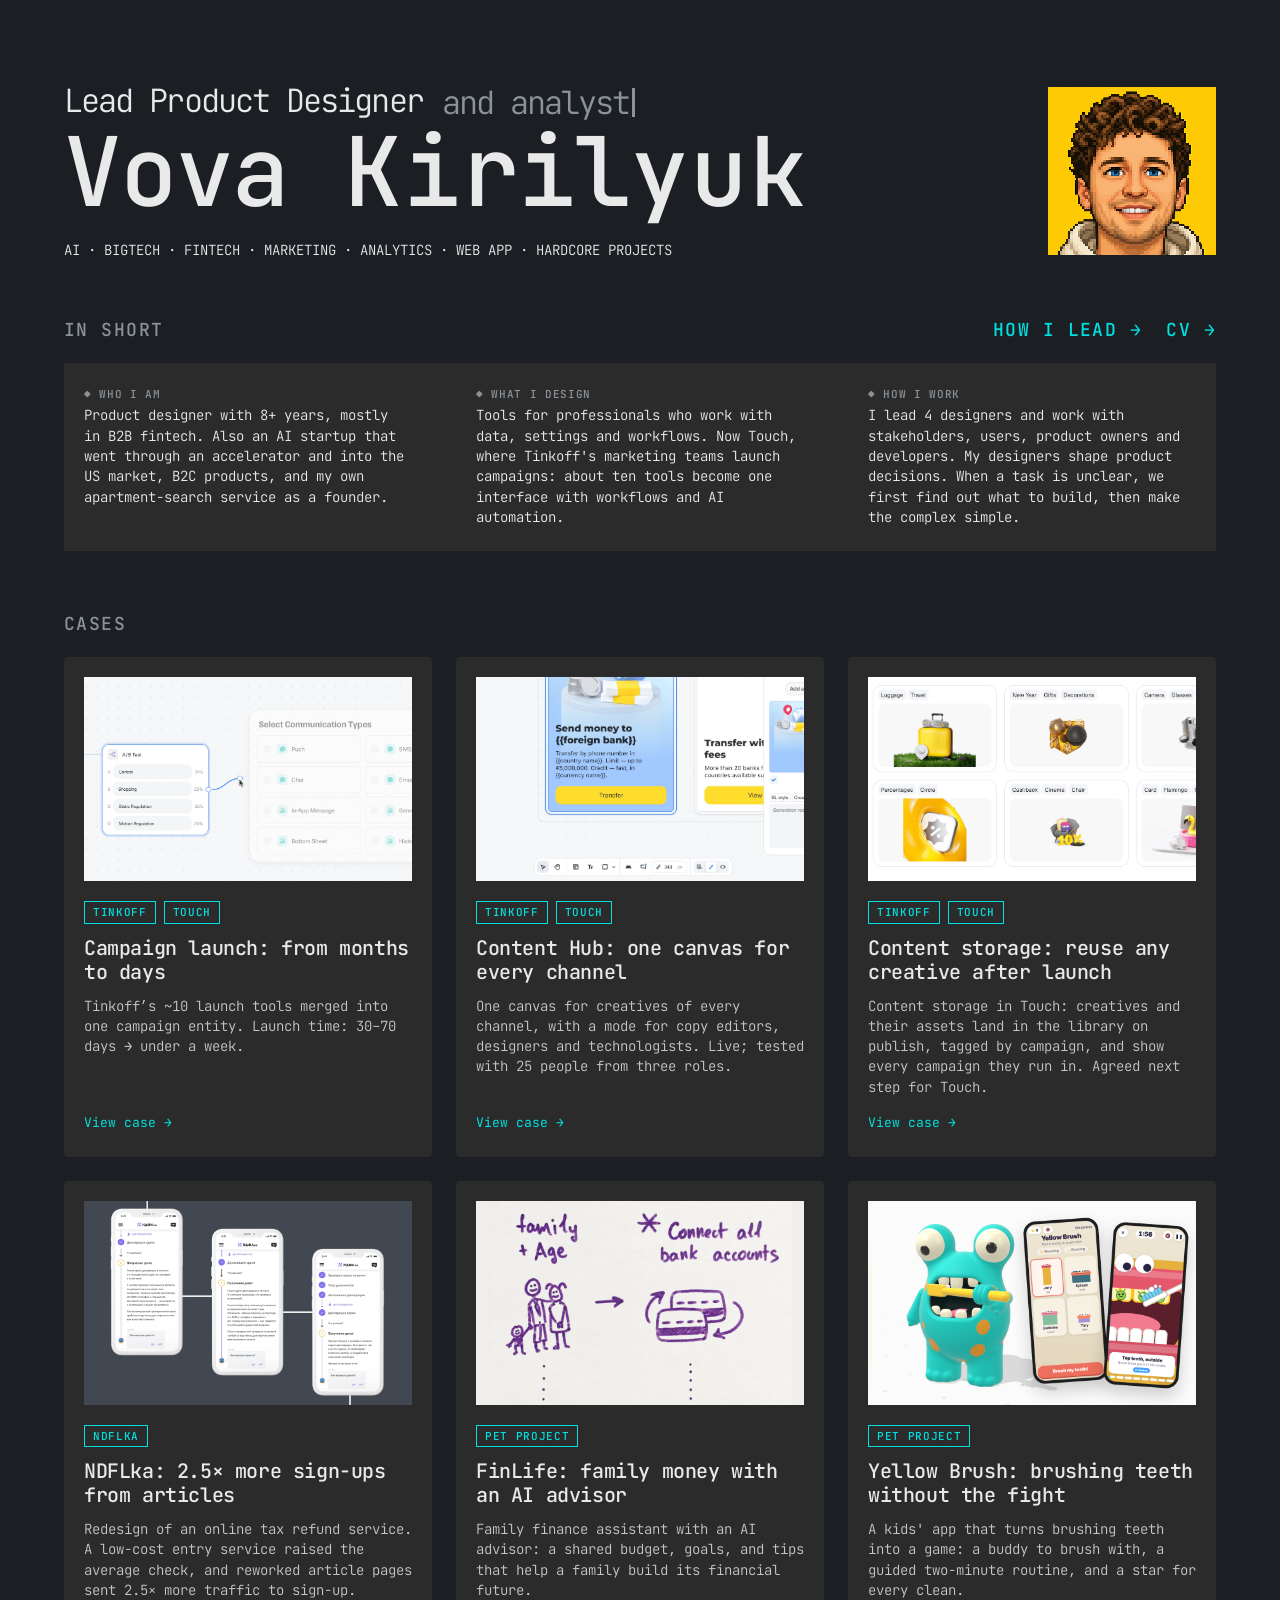
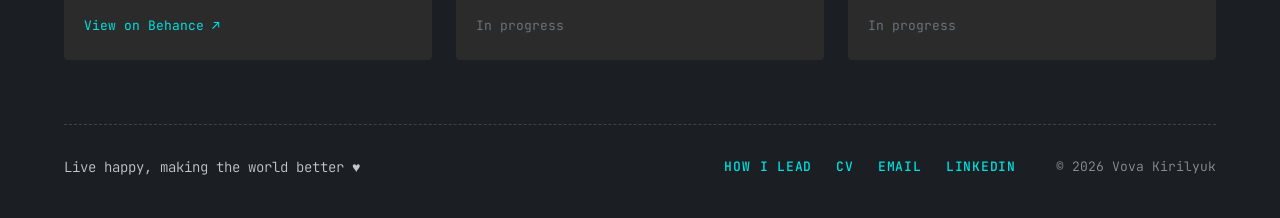
<file: index.html>
<!DOCTYPE html>
<html lang="en">
<head>
  <meta charset="utf-8">
  <meta name="viewport" content="width=device-width, initial-scale=1">
  <meta name="robots" content="noindex, nofollow, noarchive, nosnippet">
  <script>
  (function () {
    var base = location.pathname.indexOf('/projects/') !== -1 ? '../' : '';
    var script = document.createElement('script');
    script.src = base + 'js/analytics.js';
    document.head.appendChild(script);
  })();
  </script>
  <title>Vova Kirilyuk — Lead Product Designer</title>
  <meta name="description" content="Lead Product Designer at Tinkoff. I lead 4 designers on Touch, the bank&#x27;s customer marketing platform. 8+ years, mostly B2B fintech.">
  <meta property="og:type" content="website">
  <meta property="og:site_name" content="Vova Kirilyuk">
  <meta property="og:title" content="Vova Kirilyuk — Lead Product Designer">
  <meta property="og:description" content="Lead Product Designer at Tinkoff. I lead 4 designers on Touch, the bank&#x27;s customer marketing platform. 8+ years, mostly B2B fintech.">
  <meta property="og:url" content="https://kirilyukvv.github.io/Portfolio/">
  <meta property="og:image" content="https://kirilyukvv.github.io/Portfolio/assets/og/home.jpg">
  <meta property="og:image:width" content="1200">
  <meta property="og:image:height" content="630">
  <meta name="twitter:card" content="summary_large_image">
  <link rel="icon" href="favicon.ico" sizes="any">
  <link rel="icon" href="favicon-32.png" type="image/png" sizes="32x32">
  <link rel="apple-touch-icon" href="apple-touch-icon.png">
  <script src="auth.js"></script>
  <link rel="preconnect" href="https://fonts.googleapis.com">
  <link rel="preconnect" href="https://fonts.gstatic.com" crossorigin>
  <link href="https://fonts.googleapis.com/css2?family=JetBrains+Mono:wght@300;400;500;600;700&display=swap" rel="stylesheet">
  <link href="styles.css?v=52" rel="stylesheet">
</head>
<body class="body">
  <section class="section">
    <div class="container w-container hero">
      <div class="hero__text">
      <h1 class="heading"><span class="text-span">Lead Product Designer<span class="hero-roles" aria-hidden="true"><span class="hero-roles__text"></span><span class="hero-roles__caret"></span></span></span><br>Vova K<span class="heading__space">i</span>rily<span class="heading__space">u</span>k</h1>
      <p class="paragraph">AI · BIGTECH · FINTECH · MARKETING · ANALYTICS · WEB APP · HARDCORE PROJECTS</p>
      </div>
      <img class="hero__photo" src="assets/team/Vova.png" alt="Vova Kirilyuk" width="200" height="200" decoding="async">
    </div>
  </section>
  <section class="section section-about">
    <div class="container w-container">
      <div class="section-head">
        <h2 class="section-title">In short</h2>
        <p class="hero-nav"><a class="hero-nav__link" href="management.html">How I lead →</a><a class="hero-nav__link" href="cv.html">CV →</a></p>
      </div>
      <dl class="project-highlights project-highlights--home">
        <div class="project-highlights__item">
          <dt class="project-highlights__label">◆ Who I am</dt>
          <dd class="project-highlights__value">Product designer with 8+ years, mostly in B2B fintech. Also an AI startup that went through an accelerator and into the US market, B2C products, and my own apartment-search service as a founder.</dd>
        </div>
        <div class="project-highlights__item">
          <dt class="project-highlights__label">◆ What I design</dt>
          <dd class="project-highlights__value">Tools for professionals who work with data, settings and workflows. Now Touch, where Tinkoff's marketing teams launch campaigns: about ten tools become one interface with workflows and AI automation.</dd>
        </div>
        <div class="project-highlights__item">
          <dt class="project-highlights__label">◆ How I work</dt>
          <dd class="project-highlights__value">I lead 4 designers and work with stakeholders, users, product owners and developers. My designers shape product decisions. When a task is unclear, we first find out what to build, then make the complex simple.</dd>
        </div>
      </dl>
    </div>
  </section>
  <section class="section section-projects">
    <div class="container w-container">
      <h2 class="section-title">Cases</h2>
      <div class="projects-grid">
        <a class="project-card" href="projects/campaign-creation.html">
          <div class="project-card__media">
            <img class="project-card__image" style="object-fit:cover;object-position:center" src="assets/projects/campaign-creation-cover.webp" alt="A/B test node on the scenario canvas being wired to communication types" width="2000" height="1300" decoding="async">
          </div>
          <div class="project-card__body">
            <span class="project-card__badges"><span class="project-card__badge">Tinkoff</span><span class="project-card__badge">Touch</span></span>
            <h3 class="project-card__title">Campaign launch: from months to days</h3>
            <p class="project-card__desc">Tinkoff’s ~10 launch tools merged into one campaign entity. Launch time: 30–70 days → under a week.</p>
            <p class="project-card__link">View case →</p>
          </div>
        </a>
        <a class="project-card" href="projects/content-production.html">
          <div class="project-card__media">
            <img class="project-card__image" style="object-fit:cover;object-position:center" src="assets/projects/content-production-cover.webp" alt="Content Hub canvas: a banner for one campaign, the toolbar and the AI assistant" width="2000" height="1155" loading="lazy" decoding="async">
          </div>
          <div class="project-card__body">
            <span class="project-card__badges"><span class="project-card__badge">Tinkoff</span><span class="project-card__badge">Touch</span></span>
            <h3 class="project-card__title">Content Hub: one canvas for every channel</h3>
            <p class="project-card__desc">One canvas for creatives of every channel, with a mode for copy editors, designers and technologists. Live; tested with 25 people from three roles.</p>
            <p class="project-card__link">View case →</p>
          </div>
        </a>
        <a class="project-card" href="projects/content-storage.html">
          <div class="project-card__media">
            <img class="project-card__image" style="object-fit:cover;object-position:center" src="assets/projects/content-storage-cover.webp" alt="Content storage library: graphic creatives with tags like Travel, New Year, Cashback and Cinema" width="2000" height="1206" loading="lazy" decoding="async">
          </div>
          <div class="project-card__body">
            <span class="project-card__badges"><span class="project-card__badge">Tinkoff</span><span class="project-card__badge">Touch</span></span>
            <h3 class="project-card__title">Content storage: reuse any creative after launch</h3>
            <p class="project-card__desc">Content storage in Touch: creatives and their assets land in the library on publish, tagged by campaign, and show every campaign they run in. Agreed next step for Touch.</p>
            <p class="project-card__link">View case →</p>
          </div>
        </a>
        <a class="project-card" href="https://www.behance.net/gallery/116805817/Web-Design-UXUI-NDFLKARU" target="_blank" rel="noopener">
          <div class="project-card__media">
            <img class="project-card__image" style="background:#424851" src="assets/projects/ndflka.webp" alt="NDFLka mobile screens: tax return steps from filed declaration to getting the money back, with a chat bot" width="2000" height="1311" loading="lazy" decoding="async">
          </div>
          <div class="project-card__body">
            <span class="project-card__badge">NDFLka</span>
            <h3 class="project-card__title">NDFLka: 2.5× more sign-ups from articles</h3>
            <p class="project-card__desc">Redesign of an online tax refund service. A low-cost entry service raised the average check, and reworked article pages sent 2.5× more traffic to sign-up.</p>
            <p class="project-card__link">View on Behance ↗</p>
          </div>
        </a>
        <div class="project-card project-card--soon" aria-disabled="true">
          <div class="project-card__media">
            <img class="project-card__image" style="background:#f0efeb" src="assets/projects/finlife-sketch.jpg" alt="FinLife sketch: a family profile with age, then connecting all bank accounts" width="1760" height="1184" loading="lazy" decoding="async">
          </div>
          <div class="project-card__body">
            <span class="project-card__badge">Pet project</span>
            <h3 class="project-card__title">FinLife: family money with an AI advisor</h3>
            <p class="project-card__desc">Family finance assistant with an AI advisor: a shared budget, goals, and tips that help a family build its financial future.</p>
            <p class="project-card__link project-card__link--muted">In progress</p>
          </div>
        </div>
        <div class="project-card project-card--soon" aria-disabled="true">
          <div class="project-card__media">
            <img class="project-card__image" src="assets/projects/yellow-brush.png" alt="Yellow Brush: a 3D monster brushing its teeth and two app screens" width="1024" height="640" loading="lazy" decoding="async">
          </div>
          <div class="project-card__body">
            <span class="project-card__badge">Pet project</span>
            <h3 class="project-card__title">Yellow Brush: brushing teeth without the fight</h3>
            <p class="project-card__desc">A kids' app that turns brushing teeth into a game: a buddy to brush with, a guided two-minute routine, and a star for every clean.</p>
            <p class="project-card__link project-card__link--muted">In progress</p>
          </div>
        </div>
      </div>
    </div>
  </section>
  <footer class="site-footer">
    <div class="w-container">
      <div class="site-footer__inner">
      <p class="site-footer__slogan">Live happy, making the world better ♥</p>
      <nav class="site-footer__links" aria-label="Footer">
        <a class="site-footer__link" href="management.html">How I lead</a>
        <a class="site-footer__link" href="cv.html">CV</a>
        <a class="site-footer__link" href="mailto:kirilyukvv@gmail.com">Email</a>
        <a class="site-footer__link" href="https://www.linkedin.com/in/kirilyuk-dsgn/" target="_blank" rel="noopener">LinkedIn</a>
      </nav>
      <p class="site-footer__copy">© 2026 Vova Kirilyuk</p>
      </div>
    </div>
  </footer>
  <script src="js/hero-roles.js?v=8" defer></script>
</body>
</html>
</file>
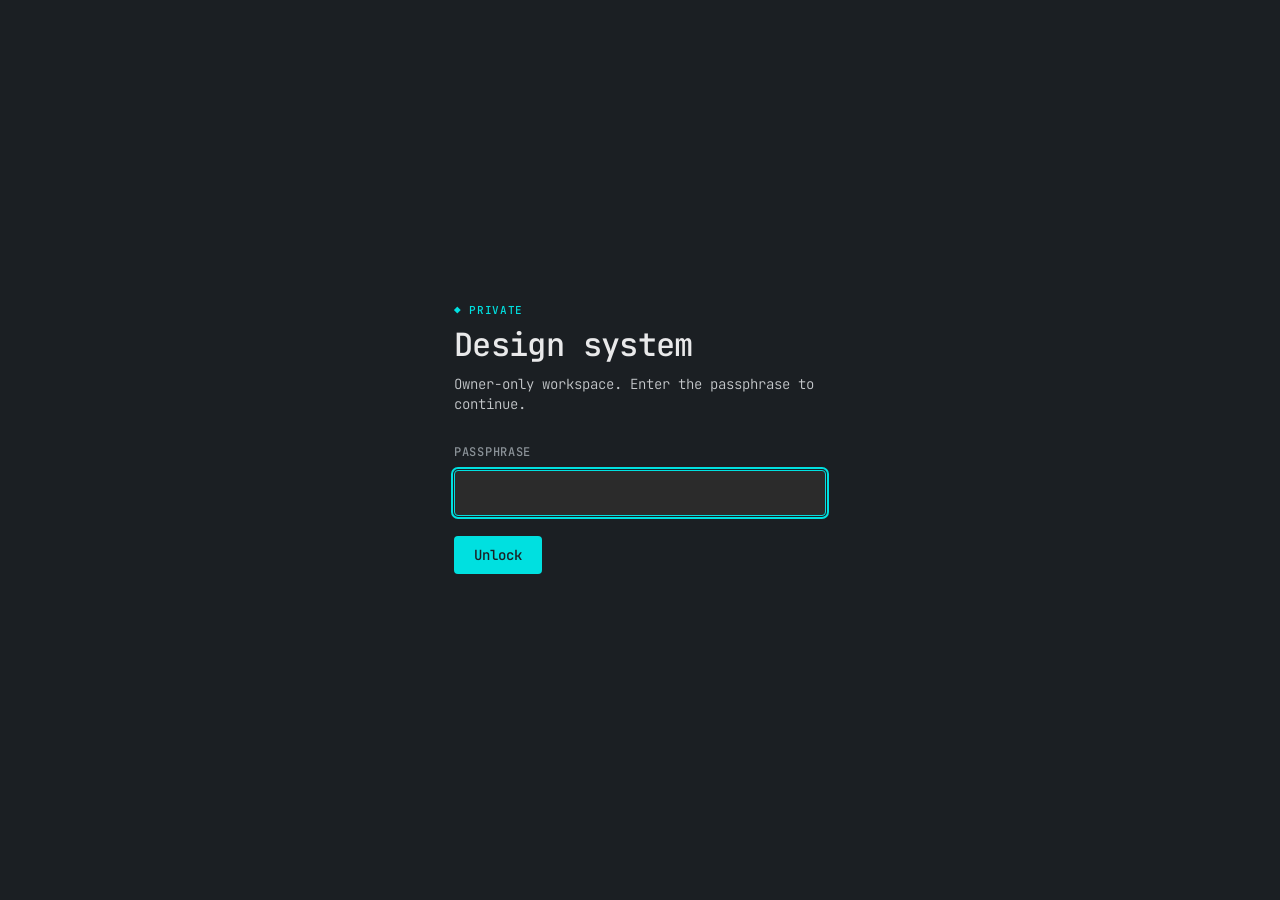
<file: design-system/index.html>
<!DOCTYPE html>
<html lang="en" class="sb-locked">
<head>
  <meta charset="utf-8">
  <meta name="viewport" content="width=device-width, initial-scale=1">
  <meta name="robots" content="noindex, nofollow, noarchive, nosnippet">
  <!-- Private page: intentionally no analytics (build.mjs skips this folder). -->
  <script>
    try {
      if (localStorage.getItem('ds_unlock') === '80d7688032dda428a5d1e0eea7ad434d219b770b7d3a0646fd58695e40107755') {
        document.documentElement.className = 'sb-unlocked';
      }
    } catch (e) {}
  </script>
  <title>Design system — Vova Kirilyuk</title>
  <link rel="icon" href="../favicon.ico" sizes="any">
  <link rel="icon" href="../favicon-32.png" type="image/png" sizes="32x32">
  <link rel="apple-touch-icon" href="../apple-touch-icon.png">
  <link rel="preconnect" href="https://fonts.googleapis.com">
  <link rel="preconnect" href="https://fonts.gstatic.com" crossorigin>
  <link href="https://fonts.googleapis.com/css2?family=JetBrains+Mono:wght@300;400;500;600;700&display=swap" rel="stylesheet">
  <link href="../styles.css" rel="stylesheet">
  <link href="storybook.css" rel="stylesheet">
</head>
<body class="body">

  <!-- ============================== Gate ============================== -->
  <section class="section section-login sb-gate">
    <div class="container w-container">
      <p class="sb-eyebrow">◆ Private</p>
      <h1 class="login-title">Design system</h1>
      <p class="login-lead">Owner-only workspace. Enter the passphrase to continue.</p>
      <form class="login-form" id="sb-gate-form" novalidate>
        <label class="login-label" for="sb-pass">Passphrase</label>
        <input class="login-input" id="sb-pass" name="password" type="password" autocomplete="current-password" required>
        <p class="login-error" id="sb-gate-error" role="alert" hidden>Wrong passphrase.</p>
        <button class="login-button" type="submit">Unlock</button>
      </form>
    </div>
  </section>

  <!-- ============================== App =============================== -->
  <div class="sb-app">
    <header class="sb-topbar">
      <p class="sb-brand">vovakiri<span>/ds</span></p>
      <button class="sb-chip" id="sb-menu" type="button" aria-expanded="false" aria-controls="sb-sidebar">Menu</button>
    </header>

    <nav class="sb-sidebar" id="sb-sidebar" aria-label="Design system">
      <p class="sb-brand">vovakiri<span>/ds</span></p>
      <p class="sb-version">Portfolio design system · v1.0</p>
      <input class="sb-search" id="sb-search" type="search" placeholder="Search  ( / )" aria-label="Search the design system">

      <div class="sb-nav__group">
        <p class="sb-nav__heading">Start</p>
        <ul class="sb-nav__list">
          <li><a class="sb-nav__link" href="#overview">Overview</a></li>
          <li><a class="sb-nav__link" href="#audit">Audit</a></li>
        </ul>
      </div>
      <div class="sb-nav__group">
        <p class="sb-nav__heading">Foundations</p>
        <ul class="sb-nav__list">
          <li><a class="sb-nav__link" href="#colors">Color</a></li>
          <li><a class="sb-nav__link" href="#typography">Typography</a></li>
          <li><a class="sb-nav__link" href="#layout">Spacing &amp; layout</a></li>
          <li><a class="sb-nav__link" href="#shape-motion">Radius, motion &amp; focus</a></li>
          <li><a class="sb-nav__link" href="#symbols">Symbols</a></li>
        </ul>
      </div>
      <div class="sb-nav__group">
        <p class="sb-nav__heading">Components</p>
        <ul class="sb-nav__list">
          <li><a class="sb-nav__link" href="#links">Links &amp; navigation</a></li>
          <li><a class="sb-nav__link" href="#forms">Button &amp; form</a></li>
          <li><a class="sb-nav__link" href="#hero">Hero</a></li>
          <li><a class="sb-nav__link" href="#project-card">Project card</a></li>
          <li><a class="sb-nav__link" href="#project-header">Case header</a></li>
          <li><a class="sb-nav__link" href="#highlights">Highlights</a></li>
          <li><a class="sb-nav__link" href="#content-block">Content block</a></li>
          <li><a class="sb-nav__link" href="#decision">Decision card</a></li>
          <li><a class="sb-nav__link" href="#figure">Figure &amp; lightbox</a></li>
          <li><a class="sb-nav__link" href="#team">Team</a></li>
          <li><a class="sb-nav__link" href="#note">Archive note</a></li>
          <li><a class="sb-nav__link" href="#prose">Prose (CV)</a></li>
        </ul>
      </div>
      <div class="sb-nav__group">
        <p class="sb-nav__heading">Patterns</p>
        <ul class="sb-nav__list">
          <li><a class="sb-nav__link" href="#pattern-home">Home page</a></li>
          <li><a class="sb-nav__link" href="#pattern-case">Case study page</a></li>
        </ul>
      </div>

      <div class="sb-sidebar__footer">
        <a href="../index.html">← Back to site</a>
        <button id="sb-lock" type="button">Lock this device</button>
      </div>
    </nav>

    <main class="sb-main">
      <div class="sb-main__inner">

        <!-- ========================== Overview ========================== -->
        <section class="sb-page" id="overview" data-title="Overview">
          <p class="sb-eyebrow">◆ Start</p>
          <h1 class="sb-h1">Portfolio design system</h1>
          <p class="sb-lead">A living reference for every token, component and page pattern used on the portfolio. All previews render the real <code>styles.css</code>, so what you see here is exactly what ships.</p>

          <div class="sb-score">
            <div class="sb-score__item"><p class="sb-score__value">15</p><p class="sb-score__label">Color tokens</p></div>
            <div class="sb-score__item"><p class="sb-score__value">1</p><p class="sb-score__label">Typeface</p></div>
            <div class="sb-score__item"><p class="sb-score__value">12</p><p class="sb-score__label">Components</p></div>
            <div class="sb-score__item"><p class="sb-score__value">2</p><p class="sb-score__label">Page patterns</p></div>
          </div>

          <h2 class="sb-h2">Principles</h2>
          <div class="sb-table-wrap">
            <table class="sb-table">
              <thead><tr><th>Principle</th><th>What it means in practice</th></tr></thead>
              <tbody>
                <tr><td>Terminal, not template</td><td>One monospace family (JetBrains Mono) on a dark graphite canvas. Hierarchy comes from size and weight, not from extra fonts.</td></tr>
                <tr><td>One accent, one reaction</td><td>Cyan <code>--color-accent</code> marks everything interactive or structural. Lime <code>--color-accent-hover</code> is only ever the response to hover or focus.</td></tr>
                <tr><td>Light by default</td><td>Body copy sits at weight 300. Weight 500 is reserved for titles, labels and names.</td></tr>
                <tr><td>Snapshot, then story</td><td>Cases open with scannable facts (highlights) and only then go into narrative and visuals.</td></tr>
                <tr><td>Geeky labels</td><td>Small uppercase labels with tracking, often prefixed with a symbol like <code>◆</code>.</td></tr>
              </tbody>
            </table>
          </div>

          <h2 class="sb-h2">Files</h2>
          <div class="sb-table-wrap">
            <table class="sb-table">
              <thead><tr><th>Path</th><th>Role</th></tr></thead>
              <tbody>
                <tr><td><code>styles.css</code></td><td>All tokens (<code>:root</code>) and components. Edit tokens there; this page reads them live.</td></tr>
                <tr><td><code>js/project-lightbox.js</code></td><td>Lightbox behaviour for every <code>.project-figure__image</code>.</td></tr>
                <tr><td><code>project-page-structure.md</code></td><td>Content rules for case studies (see the Case study pattern).</td></tr>
                <tr><td><code>design-system/</code></td><td>This storybook. Unlinked, not indexed, not tracked by analytics.</td></tr>
              </tbody>
            </table>
          </div>
        </section>

        <!-- =========================== Audit ============================ -->
        <section class="sb-page" id="audit" data-title="Audit">
          <p class="sb-eyebrow">◆ Start</p>
          <h1 class="sb-h1">Audit</h1>
          <p class="sb-lead">A review of <code>styles.css</code> and every page, done while building this system. Colors are now tokenized; the items below are what's left.</p>

          <div class="sb-score">
            <div class="sb-score__item"><p class="sb-score__value">72<span style="font-size:16px;color:var(--color-text-muted)">/100</span></p><p class="sb-score__label">Score</p></div>
            <div class="sb-score__item"><p class="sb-score__value">~45</p><p class="sb-score__label">Classes reviewed</p></div>
            <div class="sb-score__item"><p class="sb-score__value">9</p><p class="sb-score__label">Issues found</p></div>
          </div>

          <h2 class="sb-h2">Token coverage</h2>
          <div class="sb-table-wrap">
            <table class="sb-table">
              <thead><tr><th>Category</th><th>Defined</th><th>Hardcoded values</th></tr></thead>
              <tbody>
                <tr><td>Color</td><td>15 tokens</td><td>0 — all 85 color usages now reference tokens</td></tr>
                <tr><td>Typography</td><td>Family + 3 weights</td><td>15 distinct font sizes (11, 12, 13, 14, 15, 16, 18, 20, 22, 24, 32, 44, 48, 64, 96 px), none tokenized</td></tr>
                <tr><td>Spacing</td><td>Gutters only</td><td>16 distinct values; 10, 14, 56 and 72 px sit off the 4/8 rhythm</td></tr>
                <tr><td>Radius</td><td>3 tokens</td><td>Defined, not yet referenced by components</td></tr>
                <tr><td>Motion</td><td>2 tokens</td><td>All transitions use 0.15s ease — consistent, not yet referenced</td></tr>
              </tbody>
            </table>
          </div>

          <h2 class="sb-h2">Accessibility</h2>
          <div class="sb-table-wrap">
            <table class="sb-table">
              <thead><tr><th>Issue</th><th>Where</th><th>Recommendation</th></tr></thead>
              <tbody>
                <tr><td><span class="sb-badge sb-badge--fail">2.90:1</span> Disabled text on surface</td><td><code>.project-card__soon-label</code>, <code>.project-card__link--muted</code></td><td>Lift <code>--color-text-disabled</code> to ≈ <code>#80878d</code> (4.5:1 on surface), or accept as decorative and make sure the card title carries the meaning.</td></tr>
                <tr><td><span class="sb-badge sb-badge--warn">4.49:1</span> Muted text on surface</td><td><code>.project-highlights__label</code>, <code>.project-decision__rows dt</code> (11px on <code>#2b2b2b</code>)</td><td>A hair under AA. Lighten <code>--color-text-muted</code> to <code>#8e959b</code> — visually identical, passes.</td></tr>
                <tr><td><span class="sb-badge sb-badge--fail">2.89:1</span> Separator</td><td><code>.hero-nav__sep</code></td><td>Decorative; add <code>aria-hidden="true"</code> to the “·”.</td></tr>
              </tbody>
            </table>
          </div>

          <h2 class="sb-h2">Naming consistency</h2>
          <div class="sb-table-wrap">
            <table class="sb-table">
              <thead><tr><th>Issue</th><th>Classes</th><th>Recommendation</th></tr></thead>
              <tbody>
                <tr><td>Webflow leftovers next to BEM</td><td><code>.heading</code>, <code>.text-span</code>, <code>.paragraph</code>, <code>.container-2</code>, <code>.w-container</code></td><td>Rename to <code>.hero__title</code>, <code>.hero__eyebrow</code>, <code>.hero__tags</code>, <code>.container--flush</code>, <code>.container</code>.</td></tr>
                <tr><td>One pattern, three names</td><td><code>.section-title</code>, <code>.project-block__title</code>, <code>.project-designers__title</code></td><td>All are “small uppercase label”. Extract one <code>.label</code> with <code>--muted</code> / <code>--accent</code> modifiers.</td></tr>
                <tr><td>Primitives tied to one page</td><td><code>.login-button</code>, <code>.login-input</code>, <code>.login-label</code></td><td>These are the only button/input in the system. Promote to <code>.button</code>, <code>.input</code>, <code>.field-label</code> and keep <code>login-*</code> as aliases.</td></tr>
                <tr><td>Radius drift</td><td>Cards / notes use 4px; highlights, decisions and figures use 0</td><td>Pick one on purpose. Square = “document” surfaces, 4px = “interactive” surfaces is a fine rule — write it down.</td></tr>
                <tr><td>Off-scale type</td><td>11, 13, 15, 22 px</td><td>Converge on a scale: 12 · 14 · 18 · 20 · 32 · 48 · 96 (+ 64/44 responsive).</td></tr>
              </tbody>
            </table>
          </div>

          <h2 class="sb-h2">Priority actions</h2>
          <ol class="project-list">
            <li><strong>Fix the 4 contrast/focus issues.</strong> Two token tweaks and two one-line CSS changes.</li>
            <li><strong>Promote button, input and label to generic primitives.</strong> Anything new (contact form, filters) will need them.</li>
            <li><strong>Tokenize the type scale and spacing,</strong> then point radius and motion usages at the existing tokens.</li>
          </ol>
        </section>

        <!-- =========================== Color ============================ -->
        <section class="sb-page" id="colors" data-title="Color">
          <p class="sb-eyebrow">◆ Foundations</p>
          <h1 class="sb-h1">Color</h1>
          <p class="sb-lead">A dark graphite palette with a single cyan accent. Values are read live from <code>:root</code> in <code>styles.css</code>; badges show WCAG contrast against the page background and the card surface.</p>
          <div id="sb-swatches"></div>

          <h2 class="sb-h2">Usage</h2>
          <div class="sb-dodont">
            <div>
              <h4>Do</h4>
              <ul>
                <li>Use <code>--color-accent</code> for anything clickable or for structural block titles.</li>
                <li>Switch to <code>--color-accent-hover</code> only on <code>:hover</code> / <code>:focus-visible</code>.</li>
                <li>Use <code>--color-text-muted</code> for meta and labels, not for sentences.</li>
              </ul>
            </div>
            <div>
              <h4>Don't</h4>
              <ul>
                <li>Don't write raw hex in components — add a token first.</li>
                <li>Don't use lime as a resting color; it's the hover answer.</li>
                <li>Don't put <code>--color-text-disabled</code> text on the surface for anything that must be read.</li>
              </ul>
            </div>
          </div>
        </section>

        <!-- ======================== Typography ========================== -->
        <section class="sb-page" id="typography" data-title="Typography">
          <p class="sb-eyebrow">◆ Foundations</p>
          <h1 class="sb-h1">Typography</h1>
          <p class="sb-lead">JetBrains Mono everywhere, weights 300 / 400 / 500. Base: 14px with 1.5 line-height. Large display sizes are tightened with <code>-0.02em</code> tracking; small labels are opened up with <code>0.06–0.08em</code> and uppercase.</p>

          <h2 class="sb-h2">Weights</h2>
          <div class="sb-table-wrap">
            <table class="sb-table">
              <thead><tr><th>Token</th><th>Value</th><th>Sample</th><th>Use</th></tr></thead>
              <tbody>
                <tr><td><code>--font-weight-light</code></td><td>300</td><td style="font-weight:300;font-size:18px">Campaign creation</td><td>Body, leads, meta, captions</td></tr>
                <tr><td><code>--font-weight-regular</code></td><td>400</td><td style="font-weight:400;font-size:18px">Campaign creation</td><td>Links, nav, small CTAs</td></tr>
                <tr><td><code>--font-weight-medium</code></td><td>500</td><td style="font-weight:500;font-size:18px">Campaign creation</td><td>Titles, labels, names, buttons</td></tr>
              </tbody>
            </table>
          </div>

          <h2 class="sb-h2">Type scale</h2>
          <div class="sb-table-wrap">
            <table class="sb-table">
              <thead><tr><th>Role</th><th>Class</th><th>Size / LH / Weight</th><th>Sample</th></tr></thead>
              <tbody>
                <tr><td>Display</td><td><code>.heading</code></td><td>96 → 64 → 44 / 0.8 / 500</td><td><p class="sb-type-sample" style="font-size:56px;font-weight:500;line-height:.9;letter-spacing:-.02em">Vova K</p></td></tr>
                <tr><td>Case title</td><td><code>.project-title</code></td><td>48 → 32 / 1 / 500</td><td><p class="sb-type-sample" style="font-size:48px;font-weight:500;line-height:1;letter-spacing:-.02em">Touch</p></td></tr>
                <tr><td>Eyebrow / H1 prose</td><td><code>.text-span</code>, <code>.login-title</code></td><td>32 → 24 → 18 / 1.1 / 300–500</td><td><p class="sb-type-sample" style="font-size:32px;font-weight:300">Lead Product Designer</p></td></tr>
                <tr><td>Card title</td><td><code>.project-card__title</code></td><td>20 / 1.2 / 500</td><td><p class="sb-type-sample" style="font-size:20px;font-weight:500;letter-spacing:-.02em">Touch — Campaign creation</p></td></tr>
                <tr><td>Lead</td><td><code>.project-lead</code></td><td>18 → 16 / 1.45 / 300</td><td><p class="sb-type-sample" style="font-size:18px;font-weight:300;color:var(--color-text-secondary)">One campaign entity instead of ten tools.</p></td></tr>
                <tr><td>Decision title</td><td><code>.project-decision__title</code></td><td>18 / 1.3 / 500</td><td><p class="sb-type-sample" style="font-size:18px;font-weight:500">Set up once for every channel</p></td></tr>
                <tr><td>Section label</td><td><code>.section-title</code></td><td>18 / 1 / 500 · upper · 0.08em</td><td><p class="sb-type-sample" style="font-size:18px;font-weight:500;letter-spacing:.08em;text-transform:uppercase;color:var(--color-text-muted)">Projects</p></td></tr>
                <tr><td>Body</td><td><code>.project-text</code></td><td>14 / 1.55 / 300</td><td><p class="sb-type-sample" style="font-size:14px;font-weight:300">Research showed the real gap was a missing object.</p></td></tr>
                <tr><td>Block label</td><td><code>.project-block__title</code></td><td>14 / 1 / 500 · upper · 0.06em</td><td><p class="sb-type-sample" style="font-size:14px;font-weight:500;letter-spacing:.06em;text-transform:uppercase;color:var(--color-accent)">Key decisions</p></td></tr>
                <tr><td>Small</td><td><code>.project-highlights__value</code></td><td>13 / 1.45 / 300</td><td><p class="sb-type-sample" style="font-size:13px;font-weight:300">Lead Product Designer, Tinkoff</p></td></tr>
                <tr><td>Meta / caption</td><td><code>.project-meta</code></td><td>12 / 1.3–1.4 / 300</td><td><p class="sb-type-sample" style="font-size:12px;font-weight:300;color:var(--color-text-muted)">Tinkoff · FinTech · Marketing automation</p></td></tr>
                <tr><td>Micro label</td><td><code>.project-highlights__label</code></td><td>11 / 1.3 / 500 · upper · 0.06em</td><td><p class="sb-type-sample" style="font-size:11px;font-weight:500;letter-spacing:.06em;text-transform:uppercase;color:var(--color-text-muted)">◆ Context</p></td></tr>
              </tbody>
            </table>
          </div>
        </section>

        <!-- ========================== Layout ============================ -->
        <section class="sb-page" id="layout" data-title="Spacing & layout">
          <p class="sb-eyebrow">◆ Foundations</p>
          <h1 class="sb-h1">Spacing &amp; layout</h1>
          <p class="sb-lead">Spacing follows a loose 4/8 rhythm. Reading width is capped at 720px, media at 1024px, the page at 1200px.</p>

          <h2 class="sb-h2">Spacing in use</h2>
          <div class="sb-table-wrap">
            <table class="sb-table">
              <thead><tr><th>Step</th><th>px</th><th>Scale</th><th>Typical use</th></tr></thead>
              <tbody>
                <tr><td>2xs</td><td>4</td><td><span class="sb-space-bar" style="width:4px"></span></td><td>Label → value</td></tr>
                <tr><td>xs</td><td>8</td><td><span class="sb-space-bar" style="width:8px"></span></td><td>Meta → title, list items</td></tr>
                <tr><td>sm</td><td>12</td><td><span class="sb-space-bar" style="width:12px"></span></td><td>Form gaps, caption offset, avatar gap</td></tr>
                <tr><td>md</td><td>16</td><td><span class="sb-space-bar" style="width:16px"></span></td><td>Paragraph spacing, title → content, mobile gutter</td></tr>
                <tr><td>lg</td><td>24</td><td><span class="sb-space-bar" style="width:24px"></span></td><td>Grid gap, panel padding, desktop gutter</td></tr>
                <tr><td>xl</td><td>32</td><td><span class="sb-space-bar" style="width:32px"></span></td><td>Back link → header</td></tr>
                <tr><td>2xl</td><td>40</td><td><span class="sb-space-bar" style="width:40px"></span></td><td>Section top, between blocks</td></tr>
                <tr><td>3xl</td><td>48</td><td><span class="sb-space-bar" style="width:48px"></span></td><td>Between figures / highlights</td></tr>
                <tr><td>4xl</td><td>64</td><td><span class="sb-space-bar" style="width:64px"></span></td><td>Section bottom</td></tr>
              </tbody>
            </table>
          </div>

          <h2 class="sb-h2">Widths</h2>
          <div class="sb-table-wrap">
            <table class="sb-table">
              <thead><tr><th>Token</th><th>Value</th><th>Applies to</th></tr></thead>
              <tbody>
                <tr><td><code>--container-max</code></td><td>1200px</td><td><code>.w-container</code>, <code>.container</code></td></tr>
                <tr><td><code>--media-max</code></td><td>1024px</td><td>Figures, highlights, decisions, <code>.project-content--wide</code></td></tr>
                <tr><td><code>--content-max</code></td><td>720px</td><td>Header, blocks, prose — comfortable line length</td></tr>
                <tr><td><code>--gutter</code> / <code>--gutter-mobile</code></td><td>24px / 16px</td><td>Container side padding</td></tr>
              </tbody>
            </table>
          </div>

          <h2 class="sb-h2">Breakpoints</h2>
          <div class="sb-table-wrap">
            <table class="sb-table">
              <thead><tr><th>Name</th><th>Query</th><th>What changes</th></tr></thead>
              <tbody>
                <tr><td>Tablet</td><td><code>max-width: 991px</code></td><td>Display heading 96 → 64, eyebrow 32 → 24</td></tr>
                <tr><td>Mobile</td><td><code>max-width: 767px</code></td><td>Heading 44, single-column grid, 16px gutter, case title 32, decision rows stack, lightbox nav moves to the bottom</td></tr>
              </tbody>
            </table>
          </div>

          <h2 class="sb-h2">Grids</h2>
          <p class="sb-text"><code>.projects-grid</code> and the team block use <code>repeat(auto-fill, minmax(320px, 1fr))</code>; highlights use <code>minmax(280px, 1fr)</code>. No fixed column count — the grid fills what fits.</p>
        </section>

        <!-- ===================== Radius, motion, focus ================== -->
        <section class="sb-page" id="shape-motion" data-title="Radius, motion & focus">
          <p class="sb-eyebrow">◆ Foundations</p>
          <h1 class="sb-h1">Radius, motion &amp; focus</h1>

          <h2 class="sb-h2">Radius</h2>
          <div class="sb-table-wrap">
            <table class="sb-table">
              <thead><tr><th>Token</th><th>Value</th><th>Sample</th><th>Use</th></tr></thead>
              <tbody>
                <tr><td><code>--radius-none</code></td><td>0</td><td><span class="sb-radius-demo" style="border-radius:0"></span></td><td>Highlights, decision cards, figures — “document” surfaces</td></tr>
                <tr><td><code>--radius-sm</code></td><td>3px</td><td><span class="sb-radius-demo" style="border-radius:3px"></span></td><td>Inline code</td></tr>
                <tr><td><code>--radius-md</code></td><td>4px</td><td><span class="sb-radius-demo" style="border-radius:4px"></span></td><td>Cards, inputs, buttons, avatars, notes — “interactive” surfaces</td></tr>
              </tbody>
            </table>
          </div>

          <h2 class="sb-h2">Motion</h2>
          <p class="sb-text">One transition for everything: <code>var(--duration-fast) var(--easing-standard)</code> = <code>0.15s ease</code>, applied to <code>color</code>, <code>background-color</code> and <code>border-color</code>. No movement, no scale. Hover this: <span class="sb-motion-demo">hover me</span></p>

          <h2 class="sb-h2">Focus</h2>
          <p class="sb-text">Keyboard focus is always a <code>2px solid var(--color-accent)</code> outline with a <code>2px</code> offset (<code>1px</code> on inputs). Hover and focus-visible share the same color change.</p>
          <div class="sb-story" data-no-code>
            <div class="sb-canvas">
              <p class="hero-nav" style="margin:0"><a class="hero-nav__link sb-force-focus" href="#shape-motion">Focused link →</a></p>
            </div>
          </div>
        </section>

        <!-- ========================== Symbols =========================== -->
        <section class="sb-page" id="symbols" data-title="Symbols">
          <p class="sb-eyebrow">◆ Foundations</p>
          <h1 class="sb-h1">Symbols</h1>
          <p class="sb-lead">No icon font. Typographic symbols do the job of icons and keep the terminal feel. Use them as label prefixes, arrows on CTAs and separators.</p>
          <ul class="sb-symbols">
            <li><span>◆</span>label</li>
            <li><span>→</span>forward CTA</li>
            <li><span>←</span>back</li>
            <li><span>·</span>separator</li>
            <li><span>✕</span>close</li>
            <li><span>▸</span>current</li>
            <li><span>◇</span>placeholder</li>
            <li><span>—</span>title dash</li>
          </ul>
        </section>

        <!-- ====================== Links & navigation ==================== -->
        <section class="sb-page" id="links" data-title="Links & navigation">
          <p class="sb-eyebrow">◆ Components</p>
          <h1 class="sb-h1">Links &amp; navigation</h1>
          <p class="sb-lead">Links are cyan with no underline and turn lime on hover/focus. Forward links end in <code>→</code>, back links start with <code>←</code>.</p>

          <article class="sb-story">
            <header class="sb-story__head"><h3 class="sb-story__title">Hero nav</h3><p class="sb-story__classes">.hero-nav · .hero-nav__link · .hero-nav__sep</p></header>
            <p class="sb-story__desc">Primary page links under the hero. Separate with a muted dot.</p>
            <div class="sb-controls" data-target=".hero-nav__link" data-states="default,hover,focus"></div>
            <div class="sb-canvas">
              <p class="hero-nav"><a class="hero-nav__link" href="#links">CV →</a> <span class="hero-nav__sep">·</span> <a class="hero-nav__link" href="#links">Me as a Manager →</a></p>
            </div>
          </article>

          <article class="sb-story">
            <header class="sb-story__head"><h3 class="sb-story__title">Back link</h3><p class="sb-story__classes">.project-back</p></header>
            <p class="sb-story__desc">First element on every inner page. Muted at rest, lime on hover and focus — the same hover color as every other link.</p>
            <div class="sb-controls" data-target=".project-back" data-states="default,hover,focus"></div>
            <div class="sb-canvas">
              <a class="project-back" href="#links">← Back</a>
            </div>
          </article>

          <article class="sb-story">
            <header class="sb-story__head"><h3 class="sb-story__title">Inline link</h3><p class="sb-story__classes">.project-text a · .project-list a</p></header>
            <p class="sb-story__desc">Link inside case text, e.g. to another case. Same cyan → lime as other links, no underline, no arrow mid-sentence.</p>
            <div class="sb-controls" data-target=".project-text a" data-states="default,hover,focus"></div>
            <div class="sb-canvas">
              <p class="project-text"><a href="#links">Campaign creation</a> gave the campaign a home in Touch.</p>
            </div>
          </article>

          <article class="sb-story">
            <header class="sb-story__head"><h3 class="sb-story__title">Section title</h3><p class="sb-story__classes">.section-title</p></header>
            <p class="sb-story__desc">Muted uppercase label that names a page section.</p>
            <div class="sb-canvas">
              <h2 class="section-title">Projects</h2>
            </div>
          </article>
        </section>

        <!-- ======================== Button & form ======================= -->
        <section class="sb-page" id="forms" data-title="Button & form">
          <p class="sb-eyebrow">◆ Components</p>
          <h1 class="sb-h1">Button &amp; form</h1>
          <p class="sb-lead">Today these only live on the login screen (<code>login-*</code>). They are the system's only button and input — see the Audit about promoting them.</p>

          <article class="sb-story">
            <header class="sb-story__head"><h3 class="sb-story__title">Primary button</h3><p class="sb-story__classes">.login-button</p></header>
            <p class="sb-story__desc">Cyan fill, dark text (10.06:1). Lime on hover. Left-aligned inside forms.</p>
            <div class="sb-controls" data-target=".login-button" data-states="default,hover,focus"></div>
            <div class="sb-canvas">
              <button class="login-button" type="button">Enter</button>
            </div>
          </article>

          <article class="sb-story">
            <header class="sb-story__head"><h3 class="sb-story__title">Text field</h3><p class="sb-story__classes">.login-form · .login-label · .login-input · .login-error</p></header>
            <p class="sb-story__desc">Label above the input, error below in <code>--color-danger</code>. Toggle the states to preview focus and error.</p>
            <div class="sb-controls" data-target=".login-input" data-states="default,focus,error" data-error-toggle></div>
            <div class="sb-canvas">
              <form class="login-form" style="max-width:360px" onsubmit="return false">
                <label class="login-label" for="sb-demo-pass">Password</label>
                <input class="login-input" id="sb-demo-pass" type="password" value="hunter2">
                <p class="login-error" hidden>Wrong password. Try again.</p>
                <button class="login-button" type="submit">Enter</button>
              </form>
            </div>
          </article>
        </section>

        <!-- ============================ Hero ============================ -->
        <section class="sb-page" id="hero" data-title="Hero">
          <p class="sb-eyebrow">◆ Components</p>
          <h1 class="sb-h1">Hero</h1>
          <p class="sb-lead">Home page intro: a light eyebrow (role) over a huge medium-weight name, tags line and nav.</p>

          <article class="sb-story">
            <header class="sb-story__head"><h3 class="sb-story__title">Home hero</h3><p class="sb-story__classes">.heading · .text-span · .paragraph · .hero-nav</p></header>
            <div class="sb-canvas sb-canvas--plain">
              <h1 class="heading"><span class="text-span">Lead Product Designer</span><br>Vova Kirilyuk</h1>
              <p class="paragraph">AI · BIGTECH · FINTECH · MARKETING · ANALYTICS</p>
              <p class="hero-nav"><a class="hero-nav__link" href="#hero">CV →</a> <span class="hero-nav__sep">·</span> <a class="hero-nav__link" href="#hero">Me as a Manager →</a></p>
            </div>
          </article>
        </section>

        <!-- ======================== Project card ======================== -->
        <section class="sb-page" id="project-card" data-title="Project card">
          <p class="sb-eyebrow">◆ Components</p>
          <h1 class="sb-h1">Project card</h1>
          <p class="sb-lead">The whole card is one link. Media on top (1024 / 637), then meta, title, one-to-two-sentence outcome and a “View case →” cue. On hover/focus the card lightens and the cue turns lime, like every other link.</p>

          <article class="sb-story">
            <header class="sb-story__head"><h3 class="sb-story__title">Default</h3><p class="sb-story__classes">.project-card · __media · __image · __body · __meta · __title · __desc · __link</p></header>
            <div class="sb-controls" data-target=".project-card" data-states="default,hover,focus"></div>
            <div class="sb-canvas">
              <div class="projects-grid">
                <a class="project-card" href="#project-card">
                  <div class="project-card__media">
                    <img class="project-card__image" src="../assets/projects/campaign-creation.png" alt="Campaign creation scenario canvas" width="1024" height="640" decoding="async">
                  </div>
                  <div class="project-card__body">
                    <p class="project-card__meta">Tinkoff · FinTech · Marketing automation</p>
                    <h3 class="project-card__title">Touch — Campaign creation</h3>
                    <p class="project-card__desc">One campaign entity instead of ~10 tools. Launch time cut from 30–70 days to a week or less.</p>
                    <p class="project-card__link">View case →</p>
                  </div>
                </a>
              </div>
            </div>
          </article>

          <article class="sb-story">
            <header class="sb-story__head"><h3 class="sb-story__title">Coming soon</h3><p class="sb-story__classes">.project-card--soon · __media--placeholder · __soon-symbol · __soon-label · __link--muted</p></header>
            <p class="sb-story__desc">Placeholder for a case that's not ready. Not interactive — render it as a <code>div</code>, not a link.</p>
            <div class="sb-canvas">
              <div class="projects-grid">
                <div class="project-card project-card--soon">
                  <div class="project-card__media project-card__media--placeholder">
                    <span class="project-card__soon-symbol">◇</span>
                    <span class="project-card__soon-label">Coming soon</span>
                  </div>
                  <div class="project-card__body">
                    <p class="project-card__meta">Client · Domain</p>
                    <h3 class="project-card__title">Next case study</h3>
                    <p class="project-card__desc">Short outcome-first description goes here.</p>
                    <p class="project-card__link project-card__link--muted">In progress</p>
                  </div>
                </div>
              </div>
            </div>
          </article>

          <div class="sb-dodont">
            <div><h4>Do</h4><ul><li>Lead the description with the outcome or a number.</li><li>Keep meta to <code>Client · Domain · Type</code>.</li><li>Lazy-load every card image after the first.</li></ul></div>
            <div><h4>Don't</h4><ul><li>Don't nest other links inside the card.</li><li>Don't exceed two lines of description.</li></ul></div>
          </div>
        </section>

        <!-- ======================== Case header ========================= -->
        <section class="sb-page" id="project-header" data-title="Case header">
          <p class="sb-eyebrow">◆ Components</p>
          <h1 class="sb-h1">Case header</h1>
          <p class="sb-lead">Layer 1 of a case: back link, meta line, title, one-sentence lead.</p>

          <article class="sb-story">
            <header class="sb-story__head"><h3 class="sb-story__title">Header</h3><p class="sb-story__classes">.project-header · .project-meta · .project-title · .project-lead</p></header>
            <div class="sb-canvas sb-canvas--plain">
              <a class="project-back" href="#project-header">← Back</a>
              <header class="project-header">
                <p class="project-meta">Tinkoff · FinTech · Marketing automation · 2023–2024</p>
                <h1 class="project-title">Touch — Campaign creation</h1>
                <p class="project-lead">One campaign entity that brings the brief, audiences, creatives, A/B tests and approvals into one place.</p>
              </header>
            </div>
          </article>
        </section>

        <!-- ========================= Highlights ========================= -->
        <section class="sb-page" id="highlights" data-title="Highlights">
          <p class="sb-eyebrow">◆ Components</p>
          <h1 class="sb-h1">Highlights</h1>
          <p class="sb-lead">Layer 2 of a case: a scannable fact grid. Built as a <code>&lt;dl&gt;</code>. Each value is one to three lines; omit rows rather than pad them.</p>

          <article class="sb-story">
            <header class="sb-story__head"><h3 class="sb-story__title">Fact grid</h3><p class="sb-story__classes">.project-highlights · __item · __label · __value</p></header>
            <div class="sb-canvas">
              <dl class="project-highlights">
                <div class="project-highlights__item">
                  <dt class="project-highlights__label">◆ Context</dt>
                  <dd class="project-highlights__value">Touch, Tinkoff's internal platform for customer marketing</dd>
                </div>
                <div class="project-highlights__item">
                  <dt class="project-highlights__label">◆ Goal</dt>
                  <dd class="project-highlights__value">Make the whole campaign launch visible in one place</dd>
                </div>
                <div class="project-highlights__item">
                  <dt class="project-highlights__label">◆ Role</dt>
                  <dd class="project-highlights__value">Lead Product Designer — research, concept, reviews</dd>
                </div>
                <div class="project-highlights__item">
                  <dt class="project-highlights__label">◆ Metrics</dt>
                  <dd class="project-highlights__value">Launch time 30–70 days → ≤ 7 days</dd>
                </div>
              </dl>
            </div>
          </article>

          <h2 class="sb-h2">Recommended labels</h2>
          <p class="sb-text">Context · Task · Goal · Constraints · Role · Team · Scope · Metrics — optional: Tools, Timeline, Status. Keep <em>Task</em> (the brief) and <em>Goal</em> (how you'd know it worked) separate.</p>
        </section>

        <!-- ======================= Content block ======================== -->
        <section class="sb-page" id="content-block" data-title="Content block">
          <p class="sb-eyebrow">◆ Components</p>
          <h1 class="sb-h1">Content block</h1>
          <p class="sb-lead">Layer 3 of a case: the story. An accent label, paragraphs, lists and inline code. Wrap blocks in <code>.project-content</code> (720px) or <code>.project-content--wide</code> (1024px, text still capped at 720).</p>

          <article class="sb-story">
            <header class="sb-story__head"><h3 class="sb-story__title">Block</h3><p class="sb-story__classes">.project-content · .project-block · __title · .project-text · .project-list · .project-inline-code</p></header>
            <div class="sb-canvas">
              <div class="project-content">
                <section class="project-block">
                  <h2 class="project-block__title">Problem</h2>
                  <p class="project-text">A campaign had no home, so Jira tickets and links between systems stood in for it.</p>
                  <ul class="project-list">
                    <li><strong>Ten tools</strong> to launch one campaign.</li>
                    <li>Approvals lived in chat threads.</li>
                  </ul>
                  <p class="project-text">Variables like <code class="project-inline-code">{{foreign bank}}</code> were typed by hand.</p>
                </section>
              </div>
            </div>
          </article>
        </section>

        <!-- ======================= Decision card ======================== -->
        <section class="sb-page" id="decision" data-title="Decision card">
          <p class="sb-eyebrow">◆ Components</p>
          <h1 class="sb-h1">Decision card</h1>
          <p class="sb-lead">The signature component of a case. Numbered, titled with the decision itself, and broken into Why / How / Result. Rows stack on mobile.</p>

          <article class="sb-story">
            <header class="sb-story__head"><h3 class="sb-story__title">Decision</h3><p class="sb-story__classes">.project-decision · __index · __title · __rows</p></header>
            <div class="sb-canvas">
              <article class="project-decision">
                <p class="project-decision__index">Decision 01</p>
                <h3 class="project-decision__title">The campaign becomes one entity</h3>
                <dl class="project-decision__rows">
                  <dt>Why</dt>
                  <dd>Research showed the real gap was not a missing tool but a missing object.</dd>
                  <dt>How</dt>
                  <dd>Every artifact now lives inside the campaign: brief, audiences, creatives, scenarios, A/B tests and approvals.</dd>
                  <dt>Result</dt>
                  <dd>The hypothesis and risks are written down before any creative is made.</dd>
                </dl>
              </article>
            </div>
          </article>

          <div class="sb-dodont">
            <div><h4>Do</h4><ul><li>Title it as the decision (“The A/B test is a node”), not the topic (“A/B tests”).</li><li>Follow each decision with the figure that proves it.</li></ul></div>
            <div><h4>Don't</h4><ul><li>Don't put a metric in “Result” you can't defend — use directional wins under NDA.</li></ul></div>
          </div>
        </section>

        <!-- ===================== Figure & lightbox ====================== -->
        <section class="sb-page" id="figure" data-title="Figure & lightbox">
          <p class="sb-eyebrow">◆ Components</p>
          <h1 class="sb-h1">Figure &amp; lightbox</h1>
          <p class="sb-lead">Every <code>.project-figure__image</code> on a page automatically opens in the lightbox (<code>js/project-lightbox.js</code>): ← → to browse, Esc to close, caption carried over. Click the images below to try it.</p>

          <article class="sb-story">
            <header class="sb-story__head"><h3 class="sb-story__title">Landscape figure</h3><p class="sb-story__classes">.project-figure · __image · __caption</p></header>
            <div class="sb-canvas">
              <figure class="project-figure">
                <img class="project-figure__image" src="../assets/projects/campaign-creation/01.png" alt="Campaign list with statuses" width="2048" height="1280" loading="lazy" decoding="async">
                <figcaption class="project-figure__caption">Campaign list. Each campaign is one entity with a status.</figcaption>
              </figure>
            </div>
          </article>

          <article class="sb-story">
            <header class="sb-story__head"><h3 class="sb-story__title">Portrait figure</h3><p class="sb-story__classes">.project-figure--portrait</p></header>
            <p class="sb-story__desc">For tall screens: natural width, capped at 640px height.</p>
            <div class="sb-canvas">
              <figure class="project-figure project-figure--portrait">
                <img class="project-figure__image" src="../assets/projects/campaign-creation/07.png" alt="Channel picker modal" width="2048" height="1280" loading="lazy" decoding="async">
                <figcaption class="project-figure__caption">Captions explain what to notice, not what the image is.</figcaption>
              </figure>
            </div>
          </article>
        </section>

        <!-- ============================ Team ============================ -->
        <section class="sb-page" id="team" data-title="Team">
          <p class="sb-eyebrow">◆ Components</p>
          <h1 class="sb-h1">Team</h1>
          <p class="sb-lead">Pixel-art avatars (48px, <code>image-rendering: pixelated</code>) with name, role and optional area of ownership.</p>

          <article class="sb-story">
            <header class="sb-story__head"><h3 class="sb-story__title">Inline list</h3><p class="sb-story__classes">.project-designers · __title · __list · .project-designer · __avatar · __info · __name · __role</p></header>
            <div class="sb-canvas">
              <section class="project-designers" aria-label="Design team">
                <h2 class="project-designers__title">Team</h2>
                <ul class="project-designers__list">
                  <li class="project-designer">
                    <img class="project-designer__avatar" src="../assets/team/Vova.png" alt="" width="48" height="48">
                    <div class="project-designer__info"><p class="project-designer__name">Vova Kirilyuk</p><p class="project-designer__role">Lead Product Designer</p></div>
                  </li>
                  <li class="project-designer">
                    <img class="project-designer__avatar" src="../assets/team/Rita.png" alt="" width="48" height="48">
                    <div class="project-designer__info"><p class="project-designer__name">Rita</p><p class="project-designer__role">Product designer</p></div>
                  </li>
                </ul>
              </section>
            </div>
          </article>

          <article class="sb-story">
            <header class="sb-story__head"><h3 class="sb-story__title">Block with ownership</h3><p class="sb-story__classes">.project-designers--block · .project-designer__area</p></header>
            <p class="sb-story__desc">Use inside a content block when you explain how work was split.</p>
            <div class="sb-canvas">
              <section class="project-designers project-designers--block" aria-label="Design team">
                <ul class="project-designers__list">
                  <li class="project-designer">
                    <img class="project-designer__avatar" src="../assets/team/Vova.png" alt="" width="48" height="48">
                    <div class="project-designer__info">
                      <p class="project-designer__name">Vova Kirilyuk</p>
                      <p class="project-designer__role">Lead Product Designer</p>
                      <p class="project-designer__area">Research, concept, design reviews, stakeholder alignment</p>
                    </div>
                  </li>
                  <li class="project-designer">
                    <img class="project-designer__avatar" src="../assets/team/Serge.png" alt="" width="48" height="48">
                    <div class="project-designer__info">
                      <p class="project-designer__name">Serge</p>
                      <p class="project-designer__role">Product designer</p>
                      <p class="project-designer__area">Scenario canvas and A/B tests</p>
                    </div>
                  </li>
                </ul>
              </section>
            </div>
          </article>
        </section>

        <!-- ======================== Archive note ======================== -->
        <section class="sb-page" id="note" data-title="Archive note">
          <p class="sb-eyebrow">◆ Components</p>
          <h1 class="sb-h1">Archive note</h1>
          <p class="sb-lead">An inline notice with a muted left rule. Used to point from an old version of a case to the current one.</p>

          <article class="sb-story">
            <header class="sb-story__head"><h3 class="sb-story__title">Note</h3><p class="sb-story__classes">.project-archive-note</p></header>
            <div class="sb-controls" data-target=".project-archive-note a" data-states="default,hover,focus"></div>
            <div class="sb-canvas">
              <p class="project-archive-note">Archived version (v1). <a href="#note">See the current case →</a></p>
            </div>
          </article>
        </section>

        <!-- ============================ Prose =========================== -->
        <section class="sb-page" id="prose" data-title="Prose (CV)">
          <p class="sb-eyebrow">◆ Components</p>
          <h1 class="sb-h1">Prose</h1>
          <p class="sb-lead">Styles plain HTML (h1–h3, p, hr, a, strong, em, ul) for long documents like the CV, without per-element classes.</p>

          <article class="sb-story">
            <header class="sb-story__head"><h3 class="sb-story__title">Document</h3><p class="sb-story__classes">.markdown-preview</p></header>
            <div class="sb-controls" data-target=".markdown-preview a" data-states="default,hover,focus"></div>
            <div class="sb-canvas sb-canvas--plain">
              <article class="markdown-preview">
                <h1>Vladimir Kirilyuk</h1>
                <p>Lead Product Designer · AI, FinTech, Marketing &amp; Analytics</p>
                <p>Email: <a href="#prose">kirilyukvv@gmail.com</a></p>
                <hr>
                <h2>Experience</h2>
                <h3>Tinkoff — Lead Product Designer</h3>
                <p><strong>Remote</strong> · Mar 2022 to Present</p>
                <p><em>B2B communication platform. FinTech / Marketing &amp; Analytics.</em></p>
                <ul>
                  <li>Led design across 12+ product areas.</li>
                  <li>Grew two designers from Middle to Senior.</li>
                </ul>
              </article>
            </div>
          </article>
        </section>

        <!-- ======================= Pattern: home ======================== -->
        <section class="sb-page" id="pattern-home" data-title="Home page">
          <p class="sb-eyebrow">◆ Patterns</p>
          <h1 class="sb-h1">Home page</h1>
          <p class="sb-lead">Two sections: hero, then the project grid. Reference: <code>index.html</code>.</p>
          <div class="sb-table-wrap">
            <table class="sb-table">
              <thead><tr><th>#</th><th>Section</th><th>Components</th></tr></thead>
              <tbody>
                <tr><td>1</td><td><code>.section</code></td><td>Hero (eyebrow, name, tags, hero nav)</td></tr>
                <tr><td>2</td><td><code>.section.section-projects</code></td><td>Section title + <code>.projects-grid</code> of project cards</td></tr>
              </tbody>
            </table>
          </div>
          <article class="sb-story" data-no-code>
            <header class="sb-story__head"><h3 class="sb-story__title">Live preview</h3><p class="sb-story__classes">index.html</p></header>
            <div class="sb-canvas sb-canvas--plain" style="padding:0">
              <iframe src="../index.html" title="Home page preview" loading="lazy" style="display:block;width:100%;height:640px;border:0"></iframe>
            </div>
          </article>
        </section>

        <!-- ======================= Pattern: case ======================== -->
        <section class="sb-page" id="pattern-case" data-title="Case study page">
          <p class="sb-eyebrow">◆ Patterns</p>
          <h1 class="sb-h1">Case study page</h1>
          <p class="sb-lead">Snapshot first, story second. Fixed section order so every case feels familiar. Full content rules: <code>project-page-structure.md</code>. Reference: <code>projects/campaign-creation.html</code>.</p>
          <div class="sb-table-wrap">
            <table class="sb-table">
              <thead><tr><th>Layer</th><th>Content</th><th>Components</th></tr></thead>
              <tbody>
                <tr><td>1 · Hero</td><td>Back, meta, title, lead, key visual</td><td>Back link, Case header, Figure</td></tr>
                <tr><td>2 · Snapshot</td><td>Context, Task, Goal, Role, Team, Metrics…</td><td>Highlights</td></tr>
                <tr><td>3 · Story</td><td>Problem → Research → Role &amp; team → Key decisions → Results</td><td>Content block, Team (block), Decision card + Figure pairs</td></tr>
              </tbody>
            </table>
          </div>
          <h2 class="sb-h2">Page skeleton</h2>
          <article class="sb-story" data-no-code>
            <div class="sb-canvas sb-canvas--plain">
<pre class="project-text" style="margin:0;white-space:pre;overflow-x:auto;color:var(--color-text-secondary)">&lt;section class="section section-project"&gt;
  &lt;div class="container w-container"&gt;
    &lt;a class="project-back" href="../index.html"&gt;← Back&lt;/a&gt;
    &lt;header class="project-header"&gt;…&lt;/header&gt;
    &lt;figure class="project-figure"&gt;…&lt;/figure&gt;
    &lt;dl class="project-highlights"&gt;…&lt;/dl&gt;
    &lt;div class="project-content project-content--wide"&gt;
      &lt;section class="project-block"&gt;…&lt;/section&gt;
      &lt;section class="project-block project-block--wide"&gt;
        &lt;h2 class="project-block__title"&gt;Key decisions&lt;/h2&gt;
        &lt;article class="project-decision"&gt;…&lt;/article&gt;
        &lt;figure class="project-figure"&gt;…&lt;/figure&gt;
      &lt;/section&gt;
    &lt;/div&gt;
  &lt;/div&gt;
&lt;/section&gt;
&lt;script src="../js/project-lightbox.js" defer&gt;&lt;/script&gt;</pre>
            </div>
          </article>
          <article class="sb-story" data-no-code>
            <header class="sb-story__head"><h3 class="sb-story__title">Live preview</h3><p class="sb-story__classes">projects/campaign-creation.html</p></header>
            <div class="sb-canvas sb-canvas--plain" style="padding:0">
              <iframe src="../projects/campaign-creation.html" title="Case study preview" loading="lazy" style="display:block;width:100%;height:720px;border:0"></iframe>
            </div>
          </article>
        </section>

      </div>
    </main>
  </div>

  <script src="storybook.js"></script>
  <script src="../js/project-lightbox.js"></script>
</body>
</html>
</file>
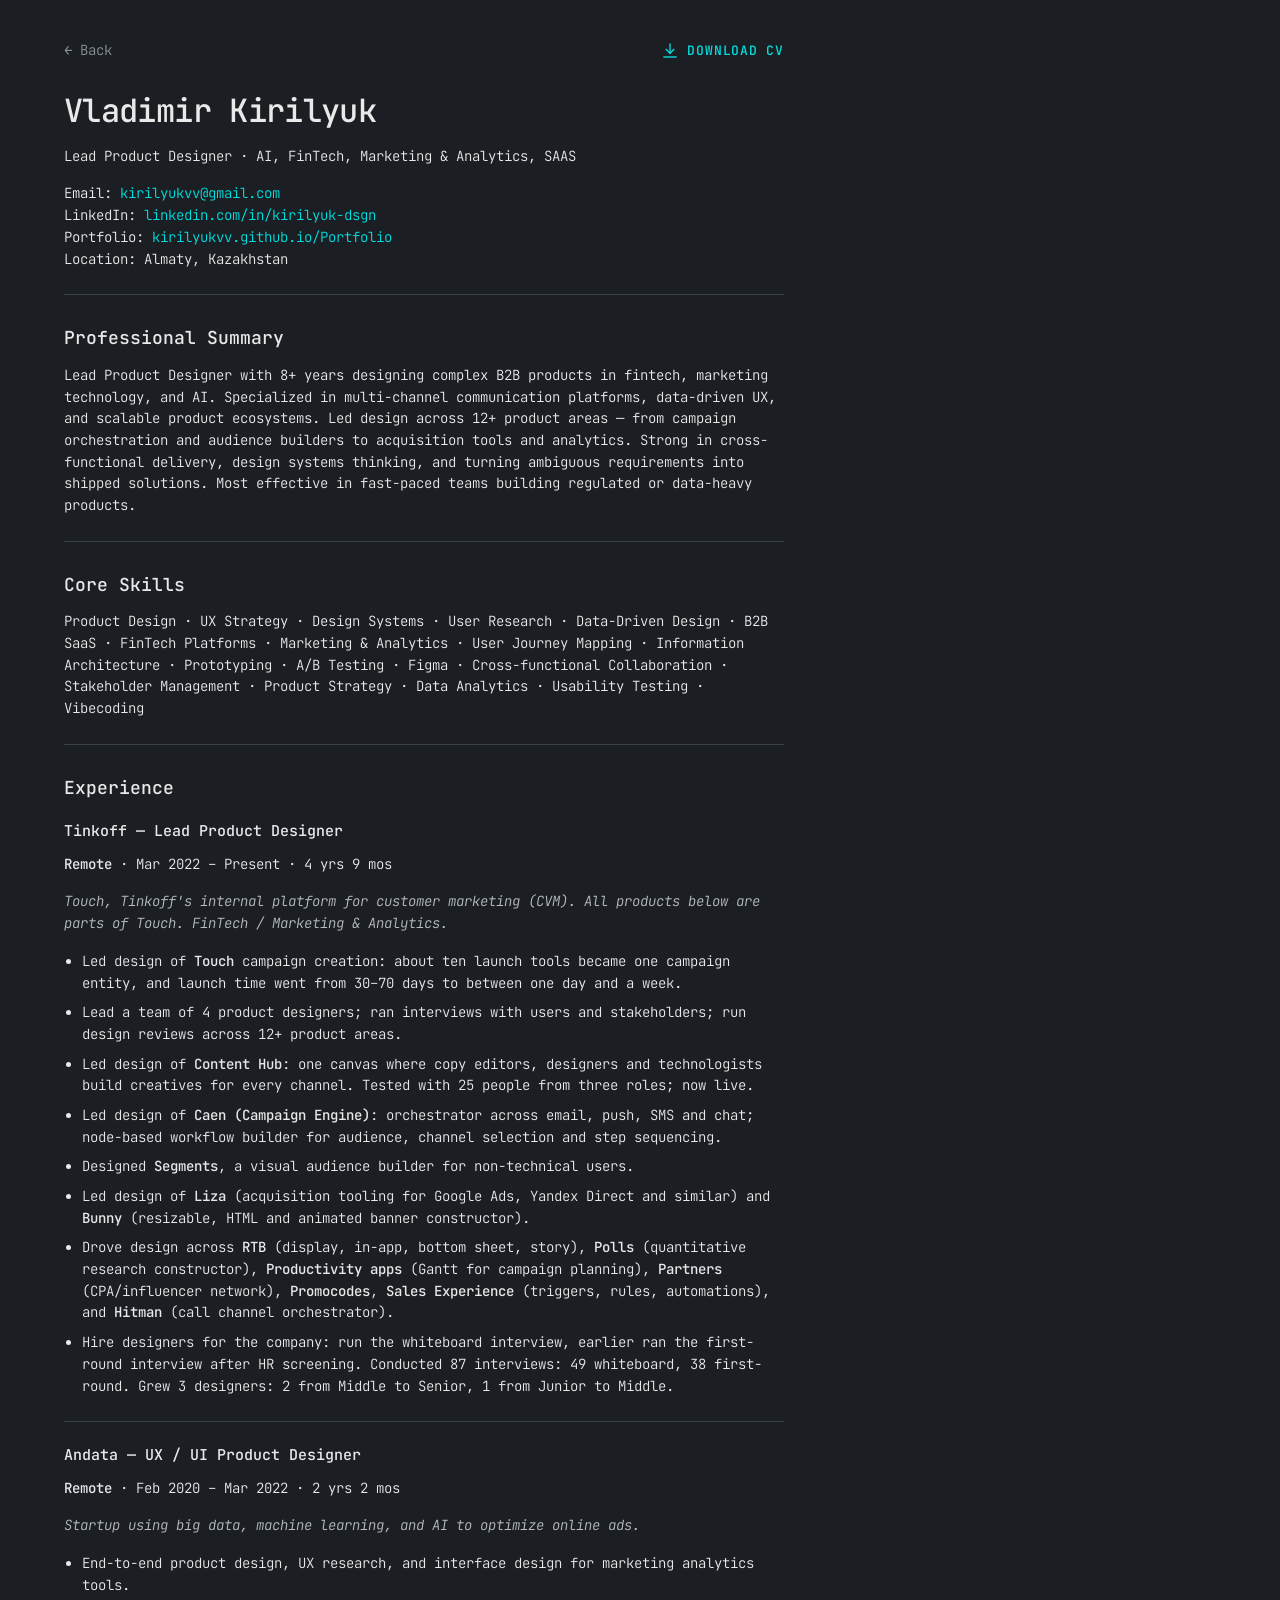
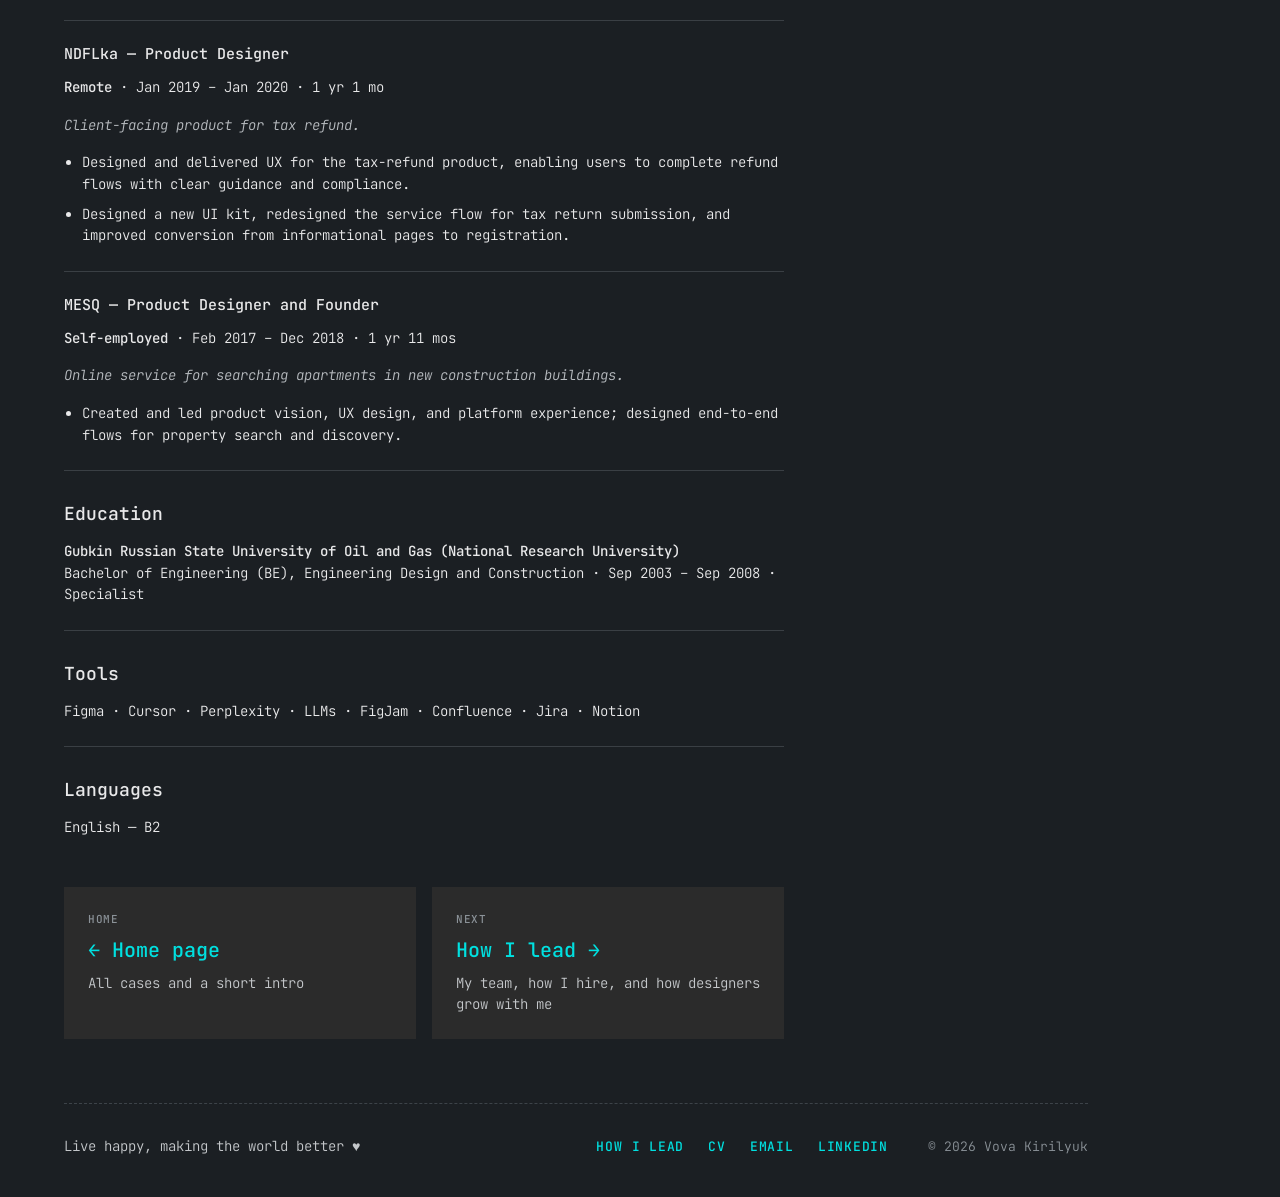
<file: cv.html>
<!DOCTYPE html>
<html lang="en">
<head>
  <meta charset="utf-8">
  <meta name="viewport" content="width=device-width, initial-scale=1">
  <meta name="robots" content="noindex, nofollow, noarchive, nosnippet">
  <script>
  (function () {
    var base = location.pathname.indexOf('/projects/') !== -1 ? '../' : '';
    var script = document.createElement('script');
    script.src = base + 'js/analytics.js';
    document.head.appendChild(script);
  })();
  </script>
  <script src="auth.js"></script>
  <title>CV — Vova Kirilyuk</title>
  <meta name="description" content="Lead Product Designer · AI, FinTech, Marketing &amp; Analytics, SaaS. Experience, skills and education.">
  <meta property="og:type" content="website">
  <meta property="og:site_name" content="Vova Kirilyuk">
  <meta property="og:title" content="CV — Vova Kirilyuk">
  <meta property="og:description" content="Lead Product Designer · AI, FinTech, Marketing &amp; Analytics, SaaS. Experience, skills and education.">
  <meta property="og:url" content="https://kirilyukvv.github.io/Portfolio/cv.html">
  <meta property="og:image" content="https://kirilyukvv.github.io/Portfolio/assets/og/home.jpg">
  <meta property="og:image:width" content="1200">
  <meta property="og:image:height" content="630">
  <meta name="twitter:card" content="summary_large_image">
  <link rel="icon" href="favicon.ico" sizes="any">
  <link rel="icon" href="favicon-32.png" type="image/png" sizes="32x32">
  <link rel="apple-touch-icon" href="apple-touch-icon.png">
  <link rel="preconnect" href="https://fonts.googleapis.com">
  <link rel="preconnect" href="https://fonts.gstatic.com" crossorigin>
  <link href="https://fonts.googleapis.com/css2?family=JetBrains+Mono:wght@300;400;500;600;700&display=swap" rel="stylesheet">
  <link href="styles.css?v=52" rel="stylesheet">
</head>
<body class="body">
  <section class="section section-cv">
    <div class="container-2 w-container">
      <div class="cv-top">
        <a class="project-back" href="index.html">← Back</a>
        <a class="cv-download" href="assets/Vova-Kirilyuk-CV.pdf" download="Vova-Kirilyuk-CV.pdf"><svg class="cv-download__icon" viewBox="0 0 24 24" width="18" height="18" aria-hidden="true" fill="none" stroke="currentColor" stroke-width="1.8" stroke-linecap="square"><path d="M12 3v12"/><path d="M7 10l5 5 5-5"/><path d="M4 20h16"/></svg>Download CV</a>
      </div>

      <article class="markdown-preview">
        <h1>Vladimir Kirilyuk</h1>

        <p>Lead Product Designer · AI, FinTech, Marketing &amp; Analytics, SAAS</p>

        <p>
          Email: <a href="mailto:kirilyukvv@gmail.com">kirilyukvv@gmail.com</a><br>
          LinkedIn: <a href="https://www.linkedin.com/in/kirilyuk-dsgn/">linkedin.com/in/kirilyuk-dsgn</a><br>
          Portfolio: <a href="https://kirilyukvv.github.io/Portfolio/">kirilyukvv.github.io/Portfolio</a><br>
          Location: Almaty, Kazakhstan
        </p>

        <hr>

        <h2>Professional Summary</h2>

        <p>Lead Product Designer with 8+ years designing complex B2B products in fintech, marketing technology, and AI. Specialized in multi-channel communication platforms, data-driven UX, and scalable product ecosystems. Led design across 12+ product areas — from campaign orchestration and audience builders to acquisition tools and analytics. Strong in cross-functional delivery, design systems thinking, and turning ambiguous requirements into shipped solutions. Most effective in fast-paced teams building regulated or data-heavy products.</p>

        <hr>

        <h2>Core Skills</h2>

        <p>Product Design · UX Strategy · Design Systems · User Research · Data-Driven Design · B2B SaaS · FinTech Platforms · Marketing &amp; Analytics · User Journey Mapping · Information Architecture · Prototyping · A/B Testing · Figma · Cross-functional Collaboration · Stakeholder Management · Product Strategy · Data Analytics · Usability Testing · Vibecoding</p>

        <hr>

        <h2>Experience</h2>

        <h3>Tinkoff — Lead Product Designer</h3>

        <p><strong>Remote</strong> · Mar 2022 – Present · 4 yrs 9 mos</p>

        <p><em>Touch, Tinkoff's internal platform for customer marketing (CVM). All products below are parts of Touch. FinTech / Marketing &amp; Analytics.</em></p>

        <ul>
          <li>Led design of <strong>Touch</strong> campaign creation: about ten launch tools became one campaign entity, and launch time went from 30–70 days to between one day and a week.</li>
          <li>Lead a team of 4 product designers; ran interviews with users and stakeholders; run design reviews across 12+ product areas.</li>
          <li>Led design of <strong>Content Hub</strong>: one canvas where copy editors, designers and technologists build creatives for every channel. Tested with 25 people from three roles; now live.</li>
          <li>Led design of <strong>Caen (Campaign Engine)</strong>: orchestrator across email, push, SMS and chat; node-based workflow builder for audience, channel selection and step sequencing.</li>
          <li>Designed <strong>Segments</strong>, a visual audience builder for non-technical users.</li>
          <li>Led design of <strong>Liza</strong> (acquisition tooling for Google Ads, Yandex Direct and similar) and <strong>Bunny</strong> (resizable, HTML and animated banner constructor).</li>
          <li>Drove design across <strong>RTB</strong> (display, in-app, bottom sheet, story), <strong>Polls</strong> (quantitative research constructor), <strong>Productivity apps</strong> (Gantt for campaign planning), <strong>Partners</strong> (CPA/influencer network), <strong>Promocodes</strong>, <strong>Sales Experience</strong> (triggers, rules, automations), and <strong>Hitman</strong> (call channel orchestrator).</li>
          <li>Hire designers for the company: run the whiteboard interview, earlier ran the first-round interview after HR screening. Conducted 87 interviews: 49 whiteboard, 38 first-round. Grew 3 designers: 2 from Middle to Senior, 1 from Junior to Middle.</li>
        </ul>

        <hr>

        <h3>Andata — UX / UI Product Designer</h3>

        <p><strong>Remote</strong> · Feb 2020 – Mar 2022 · 2 yrs 2 mos</p>

        <p><em>Startup using big data, machine learning, and AI to optimize online ads.</em></p>

        <ul>
          <li>End-to-end product design, UX research, and interface design for marketing analytics tools.</li>
        </ul>

        <hr>

        <h3>NDFLka — Product Designer</h3>

        <p><strong>Remote</strong> · Jan 2019 – Jan 2020 · 1 yr 1 mo</p>

        <p><em>Client-facing product for tax refund.</em></p>

        <ul>
          <li>Designed and delivered UX for the tax-refund product, enabling users to complete refund flows with clear guidance and compliance.</li>
          <li>Designed a new UI kit, redesigned the service flow for tax return submission, and improved conversion from informational pages to registration.</li>
        </ul>

        <hr>

        <h3>MESQ — Product Designer and Founder</h3>

        <p><strong>Self-employed</strong> · Feb 2017 – Dec 2018 · 1 yr 11 mos</p>

        <p><em>Online service for searching apartments in new construction buildings.</em></p>

        <ul>
          <li>Created and led product vision, UX design, and platform experience; designed end-to-end flows for property search and discovery.</li>
        </ul>

        <hr>

        <h2>Education</h2>

        <p>
          <strong>Gubkin Russian State University of Oil and Gas (National Research University)</strong><br>
          Bachelor of Engineering (BE), Engineering Design and Construction · Sep 2003 – Sep 2008 · Specialist
        </p>

        <hr>

        <h2>Tools</h2>

        <p>Figma · Cursor · Perplexity · LLMs · FigJam · Confluence · Jira · Notion</p>

        <hr>

        <h2>Languages</h2>

        <p>English — B2</p>
      </article>

      <nav class="next-nav" aria-label="More">
        <a class="next-page" href="index.html">
          <span class="next-page__label">Home</span>
          <span class="next-page__title">← Home page</span>
          <span class="next-page__desc">All cases and a short intro</span>
        </a>
        <a class="next-page" href="management.html">
          <span class="next-page__label">Next</span>
          <span class="next-page__title">How I lead →</span>
          <span class="next-page__desc">My team, how I hire, and how designers grow with me</span>
        </a>
      </nav>
    </div>
  </section>
  <footer class="site-footer site-footer--content">
    <div class="w-container">
      <div class="site-footer__inner">
      <p class="site-footer__slogan">Live happy, making the world better ♥</p>
      <nav class="site-footer__links" aria-label="Footer">
        <a class="site-footer__link" href="management.html">How I lead</a>
        <a class="site-footer__link" href="cv.html">CV</a>
        <a class="site-footer__link" href="mailto:kirilyukvv@gmail.com">Email</a>
        <a class="site-footer__link" href="https://www.linkedin.com/in/kirilyuk-dsgn/" target="_blank" rel="noopener">LinkedIn</a>
      </nav>
      <p class="site-footer__copy">© 2026 Vova Kirilyuk</p>
      </div>
    </div>
  </footer>
</body>
</html>
</file>
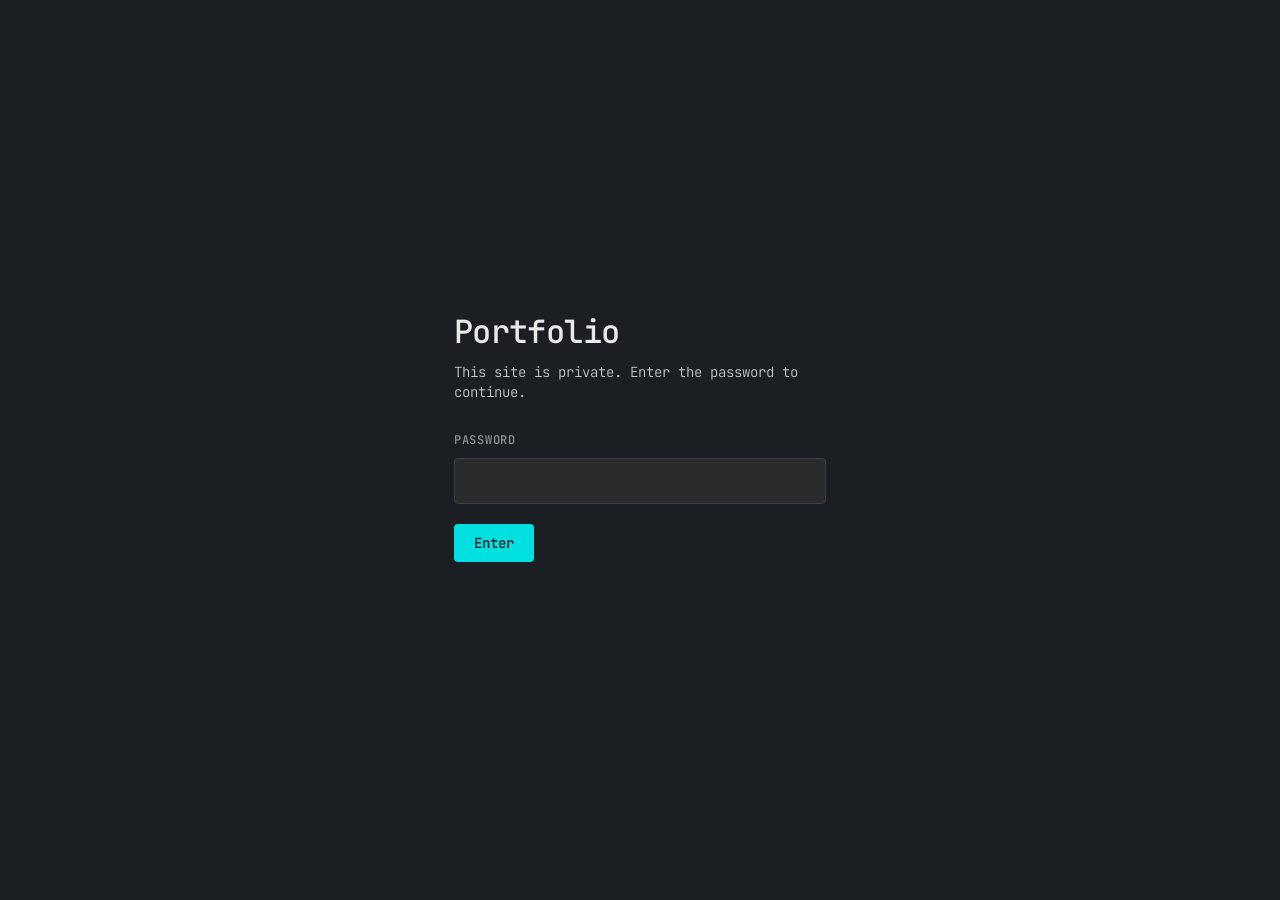
<file: login.html>
<!DOCTYPE html>
<html lang="en">
<head>
  <meta charset="utf-8">
  <meta name="viewport" content="width=device-width, initial-scale=1">
  <meta name="robots" content="noindex, nofollow, noarchive, nosnippet">
  <script>
  (function () {
    var base = location.pathname.indexOf('/projects/') !== -1 ? '../' : '';
    var script = document.createElement('script');
    script.src = base + 'js/analytics.js';
    document.head.appendChild(script);
  })();
  </script>
  <title>Enter password — Vova Kirilyuk</title>
  <link rel="icon" href="favicon.ico" sizes="any">
  <link rel="icon" href="favicon-32.png" type="image/png" sizes="32x32">
  <link rel="apple-touch-icon" href="apple-touch-icon.png">
  <link rel="preconnect" href="https://fonts.googleapis.com">
  <link rel="preconnect" href="https://fonts.gstatic.com" crossorigin>
  <link href="https://fonts.googleapis.com/css2?family=JetBrains+Mono:wght@300;400;500;600;700&display=swap" rel="stylesheet">
  <link href="styles.css" rel="stylesheet">
</head>
<body class="body">
  <section class="section section-login">
    <div class="container w-container">
      <h1 class="login-title">Portfolio</h1>
      <p class="login-lead">This site is private. Enter the password to continue.</p>
      <form class="login-form" id="login-form" novalidate>
        <label class="login-label" for="password">Password</label>
        <input class="login-input" id="password" name="password" type="password" autocomplete="current-password" required>
        <p class="login-error" id="login-error" hidden>Wrong password. Try again.</p>
        <button class="login-button" type="submit">Enter</button>
      </form>
    </div>
  </section>
  <script>
    (function () {
      var STORAGE_KEY = "portfolio_auth";
      var PASSWORD = "kiri";
      var form = document.getElementById("login-form");
      var input = document.getElementById("password");
      var error = document.getElementById("login-error");
      var params = new URLSearchParams(window.location.search);
      var next = params.get("next") || "index.html";

      if (next.indexOf("login.html") !== -1) {
        next = "index.html";
      }

      try {
        if (sessionStorage.getItem(STORAGE_KEY) === "1") {
          window.location.replace(next);
          return;
        }
      } catch (e) {}

      form.addEventListener("submit", function (event) {
        event.preventDefault();
        error.hidden = true;

        if (input.value === PASSWORD) {
          try {
            sessionStorage.setItem(STORAGE_KEY, "1");
          } catch (e) {}
          window.location.replace(next);
          return;
        }

        error.hidden = false;
        input.select();
      });
    })();
  </script>
</body>
</html>
</file>
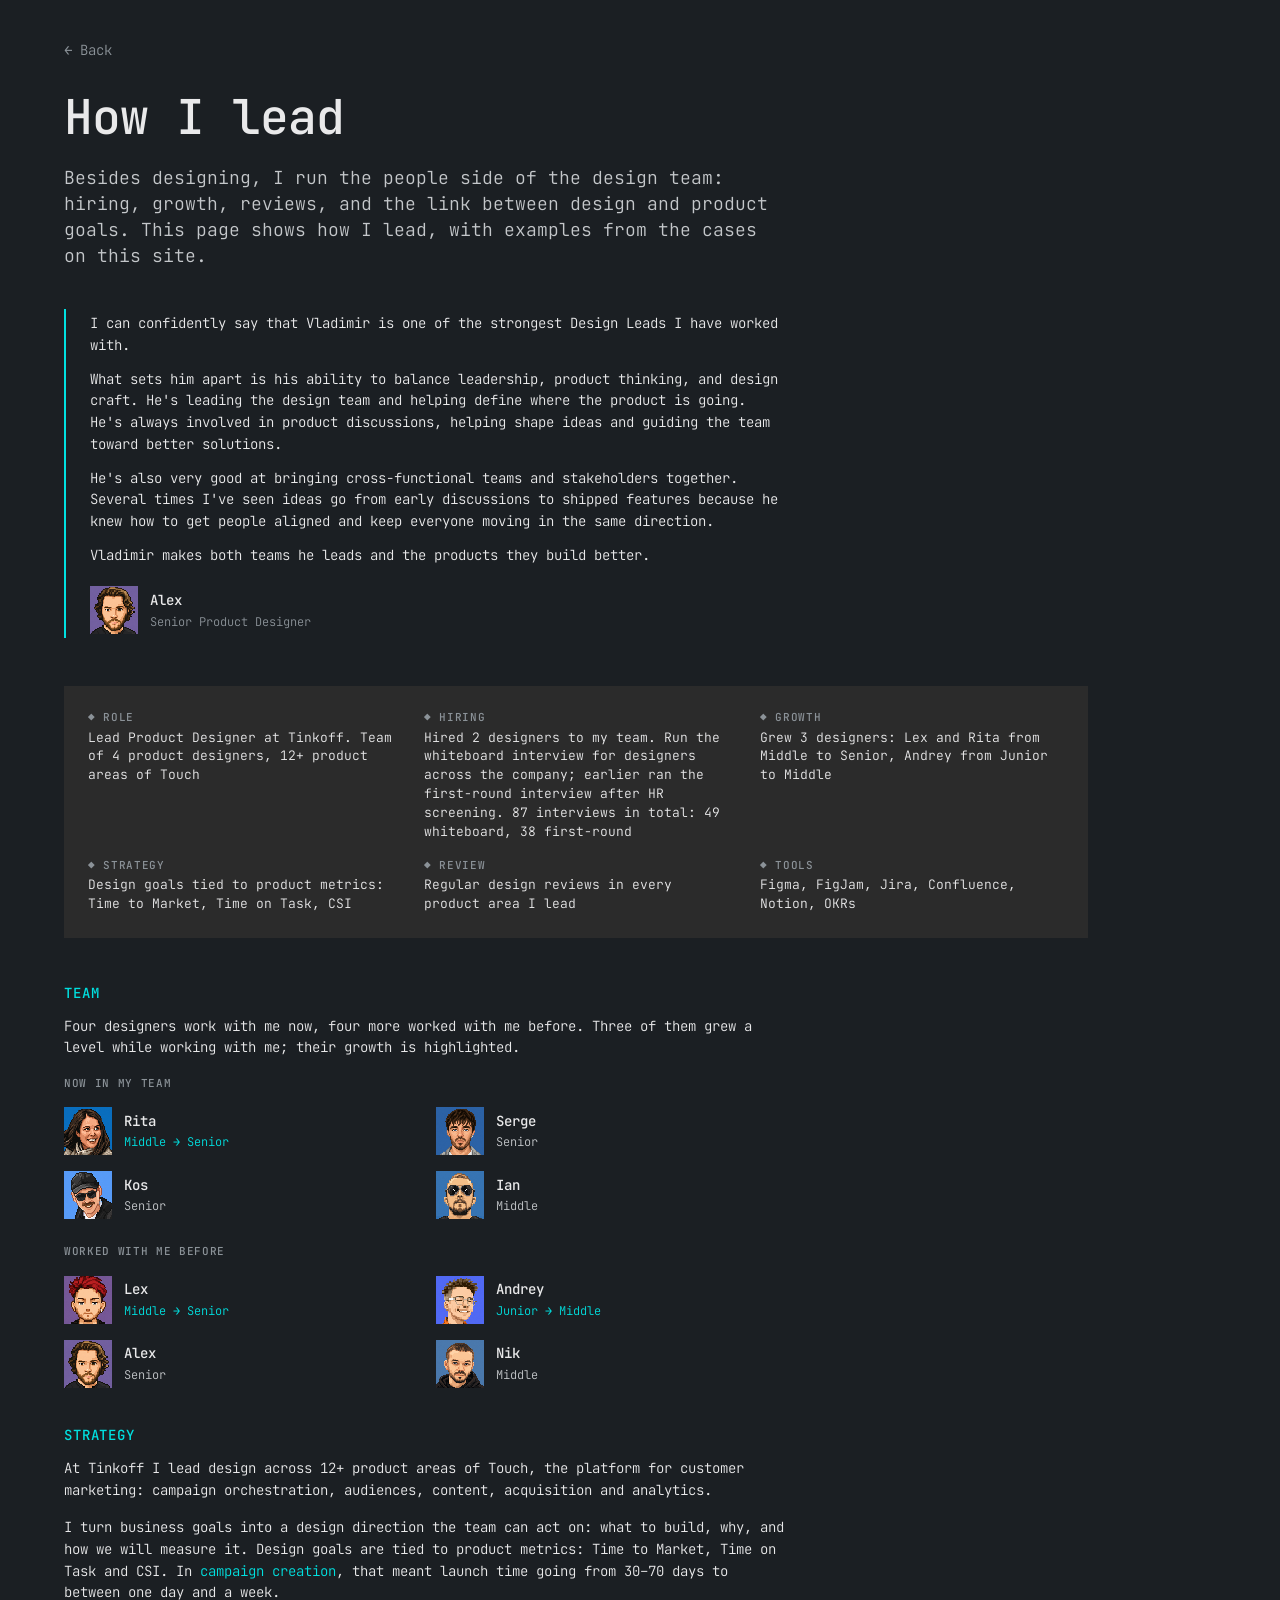
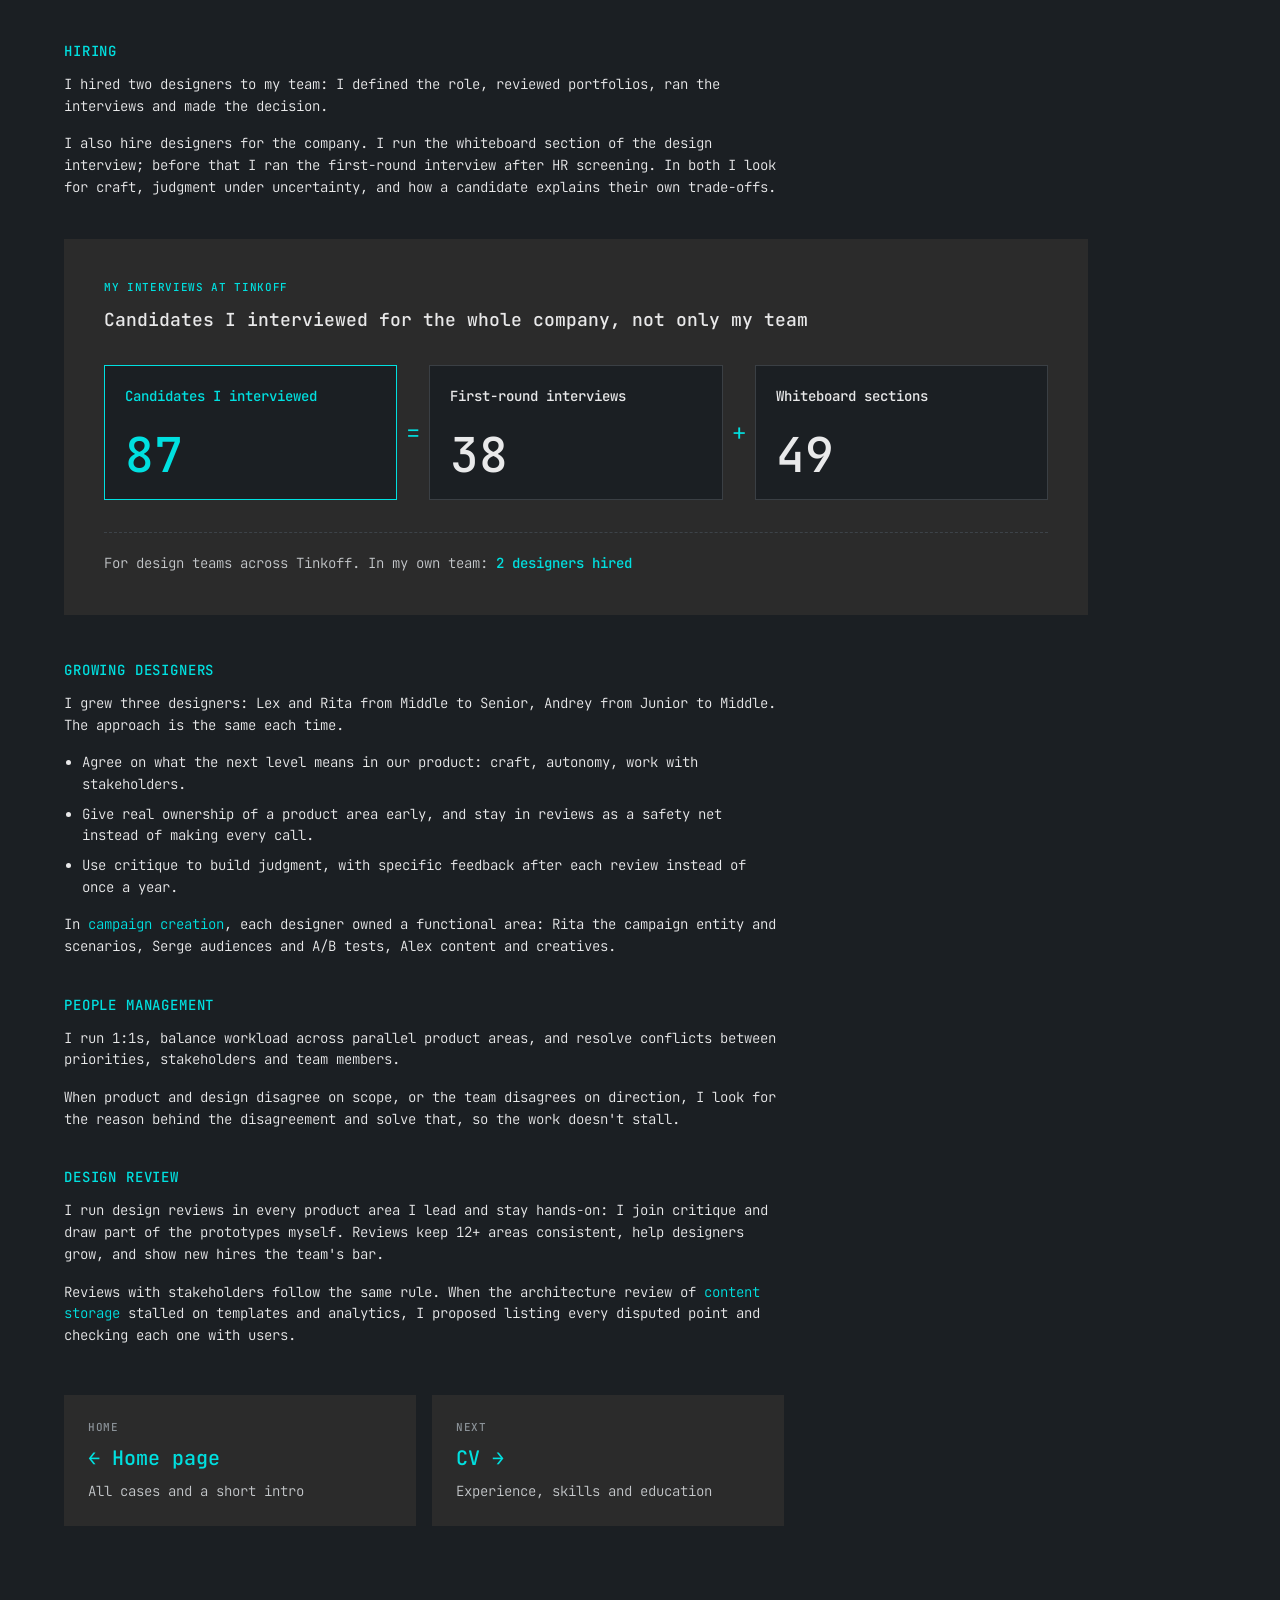
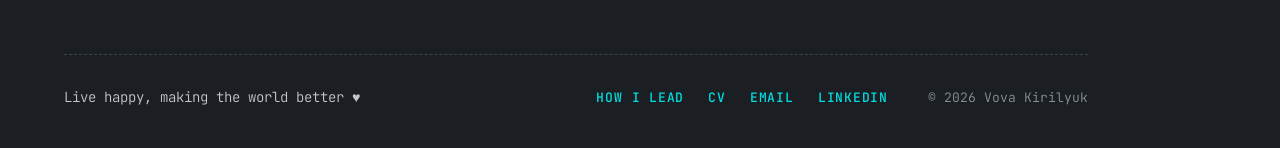
<file: management.html>
<!DOCTYPE html>
<html lang="en">
<head>
  <meta charset="utf-8">
  <meta name="viewport" content="width=device-width, initial-scale=1">
  <meta name="robots" content="noindex, nofollow, noarchive, nosnippet">
  <script>
  (function () {
    var base = location.pathname.indexOf('/projects/') !== -1 ? '../' : '';
    var script = document.createElement('script');
    script.src = base + 'js/analytics.js';
    document.head.appendChild(script);
  })();
  </script>
  <script src="auth.js"></script>
  <title>How I lead — Vova Kirilyuk</title>
  <meta name="description" content="My team, how I hire, and how designers grow with me.">
  <meta property="og:type" content="website">
  <meta property="og:site_name" content="Vova Kirilyuk">
  <meta property="og:title" content="How I lead — Vova Kirilyuk">
  <meta property="og:description" content="My team, how I hire, and how designers grow with me.">
  <meta property="og:url" content="https://kirilyukvv.github.io/Portfolio/management.html">
  <meta property="og:image" content="https://kirilyukvv.github.io/Portfolio/assets/og/home.jpg">
  <meta property="og:image:width" content="1200">
  <meta property="og:image:height" content="630">
  <meta name="twitter:card" content="summary_large_image">
  <link rel="icon" href="favicon.ico" sizes="any">
  <link rel="icon" href="favicon-32.png" type="image/png" sizes="32x32">
  <link rel="apple-touch-icon" href="apple-touch-icon.png">
  <link rel="preconnect" href="https://fonts.googleapis.com">
  <link rel="preconnect" href="https://fonts.gstatic.com" crossorigin>
  <link href="https://fonts.googleapis.com/css2?family=JetBrains+Mono:wght@300;400;500;600;700&display=swap" rel="stylesheet">
  <link href="styles.css?v=52" rel="stylesheet">
</head>
<body class="body">
  <section class="section section-project">
    <div class="container w-container">
      <a class="project-back" href="index.html">← Back</a>

      <header class="project-header">
        <h1 class="project-title">How I lead</h1>
        <p class="project-lead">Besides designing, I run the people side of the design team: hiring, growth, reviews, and the link between design and product goals. This page shows how I lead, with examples from the cases on this site.</p>
      </header>

      <figure class="testimonial">
        <blockquote class="testimonial__quote">
          <p>I can confidently say that Vladimir is one of the strongest Design Leads I have worked with.</p>
          <p>What sets him apart is his ability to balance leadership, product thinking, and design craft. He's leading the design team and helping define where the product is going. He's always involved in product discussions, helping shape ideas and guiding the team toward better solutions.</p>
          <p>He's also very good at bringing cross-functional teams and stakeholders together. Several times I've seen ideas go from early discussions to shipped features because he knew how to get people aligned and keep everyone moving in the same direction.</p>
          <p>Vladimir makes both teams he leads and the products they build better.</p>
        </blockquote>
        <figcaption class="testimonial__author">
          <img class="project-designer__avatar" src="assets/team/Alex.png" alt="" width="48" height="48" loading="lazy" decoding="async">
          <span class="testimonial__meta">
            <span class="testimonial__name">Alex</span>
            <span class="testimonial__role">Senior Product Designer</span>
          </span>
        </figcaption>
      </figure>

      <dl class="project-highlights">
        <div class="project-highlights__item">
          <dt class="project-highlights__label">◆ Role</dt>
          <dd class="project-highlights__value">Lead Product Designer at Tinkoff. Team of 4 product designers, 12+ product areas of Touch</dd>
        </div>
        <div class="project-highlights__item">
          <dt class="project-highlights__label">◆ Hiring</dt>
          <dd class="project-highlights__value">Hired 2 designers to my team. Run the whiteboard interview for designers across the company; earlier ran the first-round interview after HR screening. 87 interviews in total: 49 whiteboard, 38 first-round</dd>
        </div>
        <div class="project-highlights__item">
          <dt class="project-highlights__label">◆ Growth</dt>
          <dd class="project-highlights__value">Grew 3 designers: Lex and Rita from Middle to Senior, Andrey from Junior to Middle</dd>
        </div>
        <div class="project-highlights__item">
          <dt class="project-highlights__label">◆ Strategy</dt>
          <dd class="project-highlights__value">Design goals tied to product metrics: Time to Market, Time on Task, CSI</dd>
        </div>
        <div class="project-highlights__item">
          <dt class="project-highlights__label">◆ Review</dt>
          <dd class="project-highlights__value">Regular design reviews in every product area I lead</dd>
        </div>
        <div class="project-highlights__item">
          <dt class="project-highlights__label">◆ Tools</dt>
          <dd class="project-highlights__value">Figma, FigJam, Jira, Confluence, Notion, OKRs</dd>
        </div>
      </dl>

      <div class="project-content project-content--wide">
        <section class="project-block">
          <h2 class="project-block__title">Team</h2>
          <p class="project-text">Four designers work with me now, four more worked with me before. Three of them grew a level while working with me; their growth is highlighted.</p>
          <h3 class="project-team__group">Now in my team</h3>
          <section class="project-designers project-designers--block" aria-label="Now in my team">
            <ul class="project-designers__list">
              <li class="project-designer">
                <img class="project-designer__avatar" src="assets/team/Rita.png" alt="" width="48" height="48" loading="lazy" decoding="async">
                <div class="project-designer__info">
                  <p class="project-designer__name">Rita</p>
                  <p class="project-designer__area project-designer__growth">Middle → Senior</p>
                </div>
              </li>
              <li class="project-designer">
                <img class="project-designer__avatar" src="assets/team/Serge.png" alt="" width="48" height="48" loading="lazy" decoding="async">
                <div class="project-designer__info">
                  <p class="project-designer__name">Serge</p>
                  <p class="project-designer__area">Senior</p>
                </div>
              </li>
              <li class="project-designer">
                <img class="project-designer__avatar" src="assets/team/Kos.png" alt="" width="48" height="48" loading="lazy" decoding="async">
                <div class="project-designer__info">
                  <p class="project-designer__name">Kos</p>
                  <p class="project-designer__area">Senior</p>
                </div>
              </li>
              <li class="project-designer">
                <img class="project-designer__avatar" src="assets/team/Ian.png" alt="" width="48" height="48" loading="lazy" decoding="async">
                <div class="project-designer__info">
                  <p class="project-designer__name">Ian</p>
                  <p class="project-designer__area">Middle</p>
                </div>
              </li>
            </ul>
          </section>
          <h3 class="project-team__group">Worked with me before</h3>
          <section class="project-designers project-designers--block" aria-label="Worked with me before">
            <ul class="project-designers__list">
              <li class="project-designer">
                <img class="project-designer__avatar" src="assets/team/Lex.png" alt="" width="48" height="48" loading="lazy" decoding="async">
                <div class="project-designer__info">
                  <p class="project-designer__name">Lex</p>
                  <p class="project-designer__area project-designer__growth">Middle → Senior</p>
                </div>
              </li>
              <li class="project-designer">
                <img class="project-designer__avatar" src="assets/team/Andre.png" alt="" width="48" height="48" loading="lazy" decoding="async">
                <div class="project-designer__info">
                  <p class="project-designer__name">Andrey</p>
                  <p class="project-designer__area project-designer__growth">Junior → Middle</p>
                </div>
              </li>
              <li class="project-designer">
                <img class="project-designer__avatar" src="assets/team/Alex.png" alt="" width="48" height="48" loading="lazy" decoding="async">
                <div class="project-designer__info">
                  <p class="project-designer__name">Alex</p>
                  <p class="project-designer__area">Senior</p>
                </div>
              </li>
              <li class="project-designer">
                <img class="project-designer__avatar" src="assets/team/Nik.png" alt="" width="48" height="48" loading="lazy" decoding="async">
                <div class="project-designer__info">
                  <p class="project-designer__name">Nik</p>
                  <p class="project-designer__area">Middle</p>
                </div>
              </li>
            </ul>
          </section>
        </section>

        <section class="project-block">
          <h2 class="project-block__title">Strategy</h2>
          <p class="project-text">At Tinkoff I lead design across 12+ product areas of Touch, the platform for customer marketing: campaign orchestration, audiences, content, acquisition and analytics.</p>
          <p class="project-text">I turn business goals into a design direction the team can act on: what to build, why, and how we will measure it. Design goals are tied to product metrics: Time to Market, Time on Task and CSI. In <a href="projects/campaign-creation.html">campaign creation</a>, that meant launch time going from 30–70 days to between one day and a week.</p>
        </section>

        <section class="project-block">
          <h2 class="project-block__title">Hiring</h2>
          <p class="project-text">I hired two designers to my team: I defined the role, reviewed portfolios, ran the interviews and made the decision.</p>
          <p class="project-text">I also hire designers for the company. I run the whiteboard section of the design interview; before that I ran the first-round interview after HR screening. In both I look for craft, judgment under uncertainty, and how a candidate explains their own trade-offs.</p>
        </section>

        <figure class="hiring-map" aria-label="I interviewed 87 candidates for design teams across Tinkoff: 38 first-round interviews and 49 whiteboard sections">
          <p class="hiring-map__label">My interviews at Tinkoff</p>
          <p class="hiring-map__title">Candidates I interviewed for the whole company, not only my team</p>
          <ol class="hiring-map__flow">
            <li class="hiring-map__stage hiring-map__stage--accent">
              <span class="hiring-map__name">Candidates I interviewed</span>
              <span class="hiring-map__value">87</span>
            </li>
            <li class="hiring-map__arrow hiring-map__arrow--eq" aria-hidden="true"></li>
            <li class="hiring-map__stage">
              <span class="hiring-map__name">First-round interviews</span>
              <span class="hiring-map__value">38</span>
            </li>
            <li class="hiring-map__arrow hiring-map__arrow--plus" aria-hidden="true"></li>
            <li class="hiring-map__stage">
              <span class="hiring-map__name">Whiteboard sections</span>
              <span class="hiring-map__value">49</span>
            </li>
          </ol>
          <p class="hiring-map__foot">For design teams across Tinkoff. In my own team: <span class="hiring-map__em">2 designers hired</span></p>
        </figure>

        <section class="project-block">
          <h2 class="project-block__title">Growing designers</h2>
          <p class="project-text">I grew three designers: Lex and Rita from Middle to Senior, Andrey from Junior to Middle. The approach is the same each time.</p>
          <ul class="project-list">
            <li>Agree on what the next level means in our product: craft, autonomy, work with stakeholders.</li>
            <li>Give real ownership of a product area early, and stay in reviews as a safety net instead of making every call.</li>
            <li>Use critique to build judgment, with specific feedback after each review instead of once a year.</li>
          </ul>
          <p class="project-text">In <a href="projects/campaign-creation.html">campaign creation</a>, each designer owned a functional area: Rita the campaign entity and scenarios, Serge audiences and A/B tests, Alex content and creatives.</p>
        </section>

        <section class="project-block">
          <h2 class="project-block__title">People management</h2>
          <p class="project-text">I run 1:1s, balance workload across parallel product areas, and resolve conflicts between priorities, stakeholders and team members.</p>
          <p class="project-text">When product and design disagree on scope, or the team disagrees on direction, I look for the reason behind the disagreement and solve that, so the work doesn't stall.</p>
        </section>

        <section class="project-block">
          <h2 class="project-block__title">Design review</h2>
          <p class="project-text">I run design reviews in every product area I lead and stay hands-on: I join critique and draw part of the prototypes myself. Reviews keep 12+ areas consistent, help designers grow, and show new hires the team's bar.</p>
          <p class="project-text">Reviews with stakeholders follow the same rule. When the architecture review of <a href="projects/content-storage.html">content storage</a> stalled on templates and analytics, I proposed listing every disputed point and checking each one with users.</p>
        </section>
      </div>
      <nav class="next-nav" aria-label="More">
        <a class="next-page" href="index.html">
          <span class="next-page__label">Home</span>
          <span class="next-page__title">← Home page</span>
          <span class="next-page__desc">All cases and a short intro</span>
        </a>
        <a class="next-page" href="cv.html">
          <span class="next-page__label">Next</span>
          <span class="next-page__title">CV →</span>
          <span class="next-page__desc">Experience, skills and education</span>
        </a>
      </nav>
    </div>
  </section>
  <footer class="site-footer site-footer--content">
    <div class="w-container">
      <div class="site-footer__inner">
      <p class="site-footer__slogan">Live happy, making the world better ♥</p>
      <nav class="site-footer__links" aria-label="Footer">
        <a class="site-footer__link" href="management.html">How I lead</a>
        <a class="site-footer__link" href="cv.html">CV</a>
        <a class="site-footer__link" href="mailto:kirilyukvv@gmail.com">Email</a>
        <a class="site-footer__link" href="https://www.linkedin.com/in/kirilyuk-dsgn/" target="_blank" rel="noopener">LinkedIn</a>
      </nav>
      <p class="site-footer__copy">© 2026 Vova Kirilyuk</p>
      </div>
    </div>
  </footer>
</body>
</html>
</file>
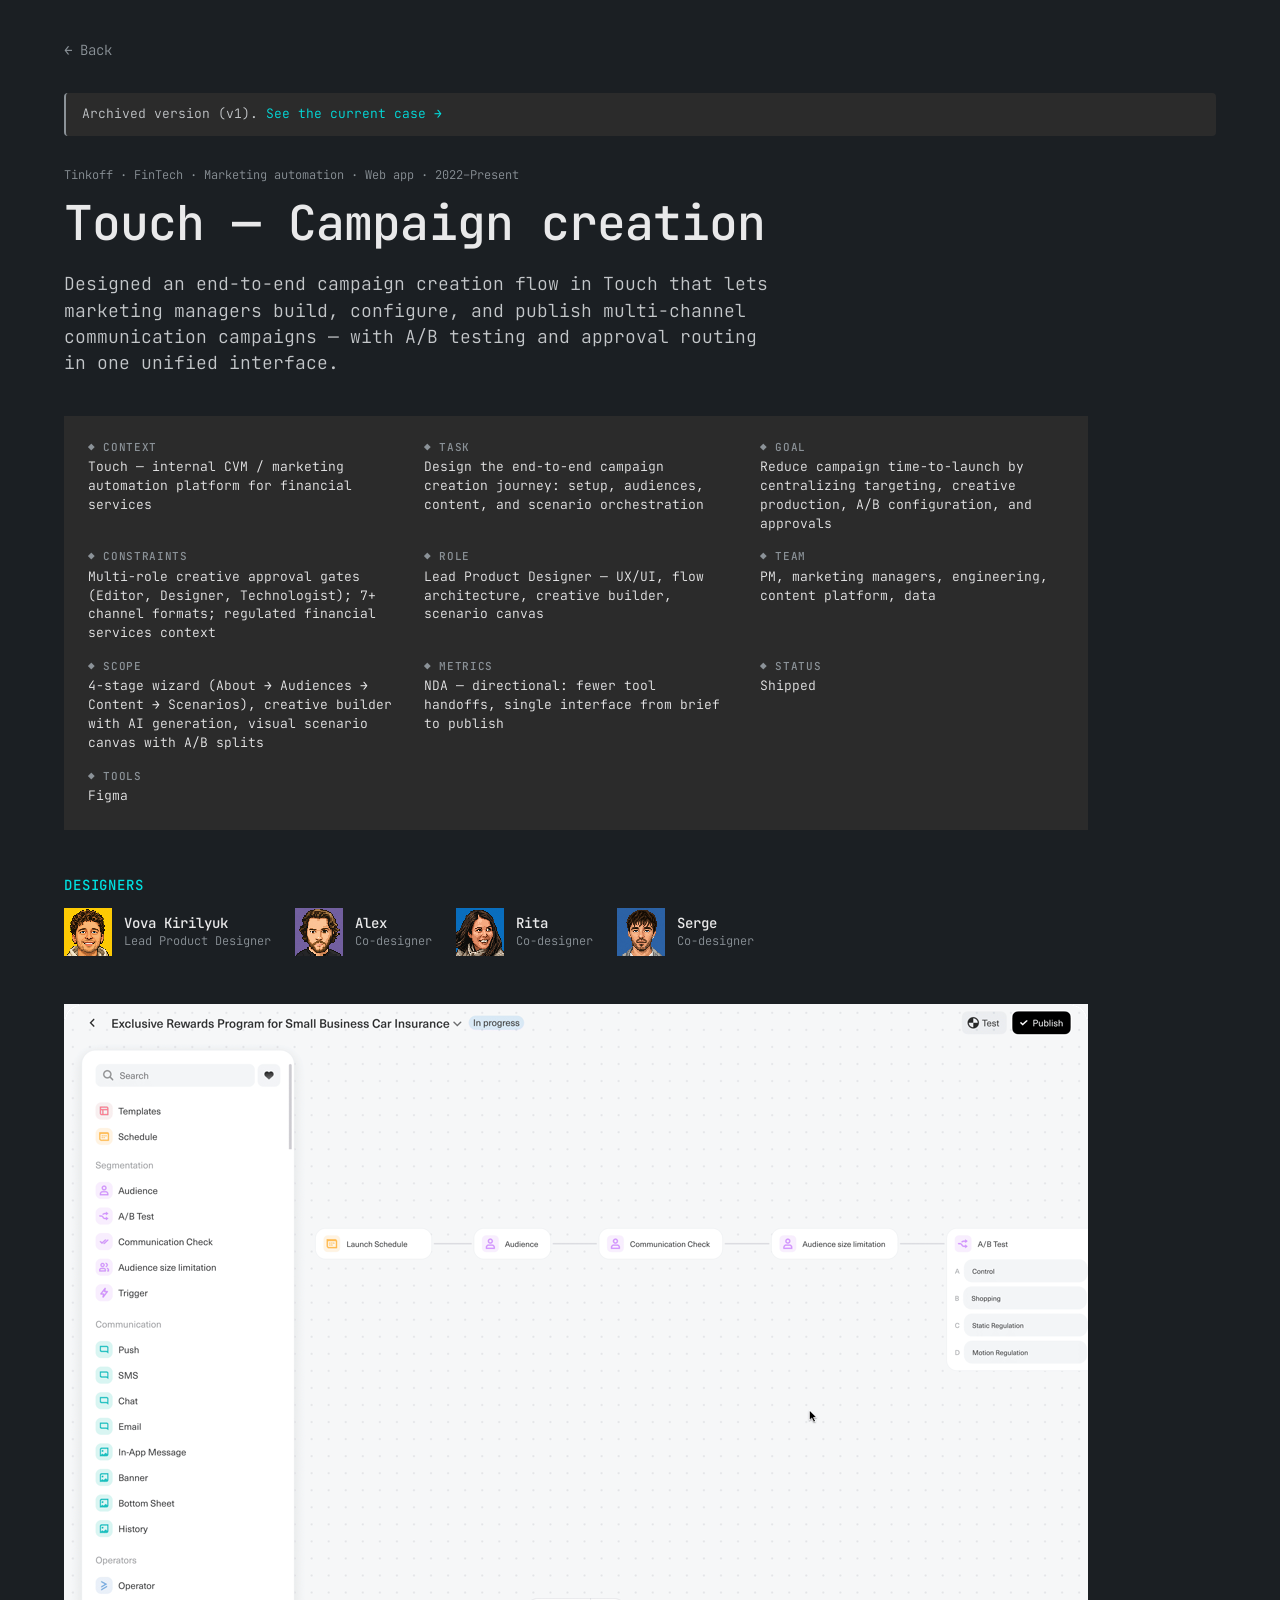
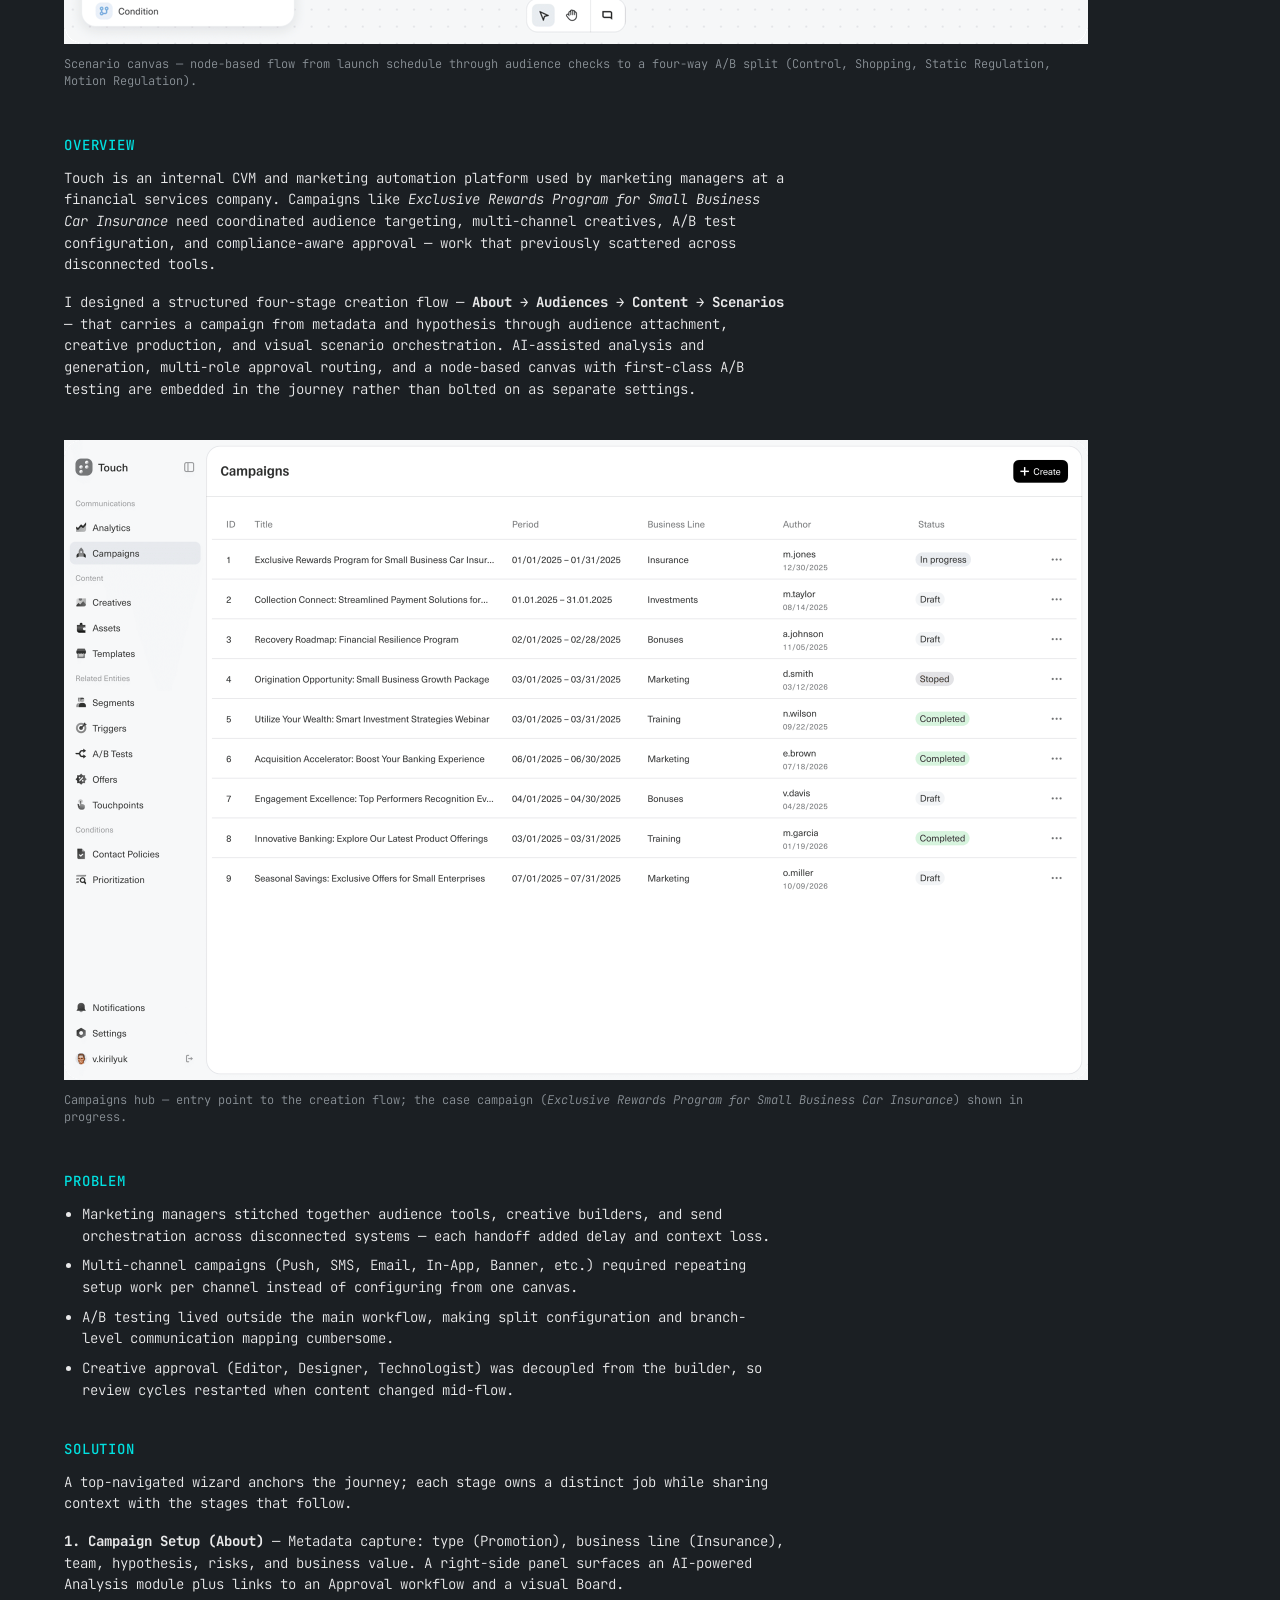
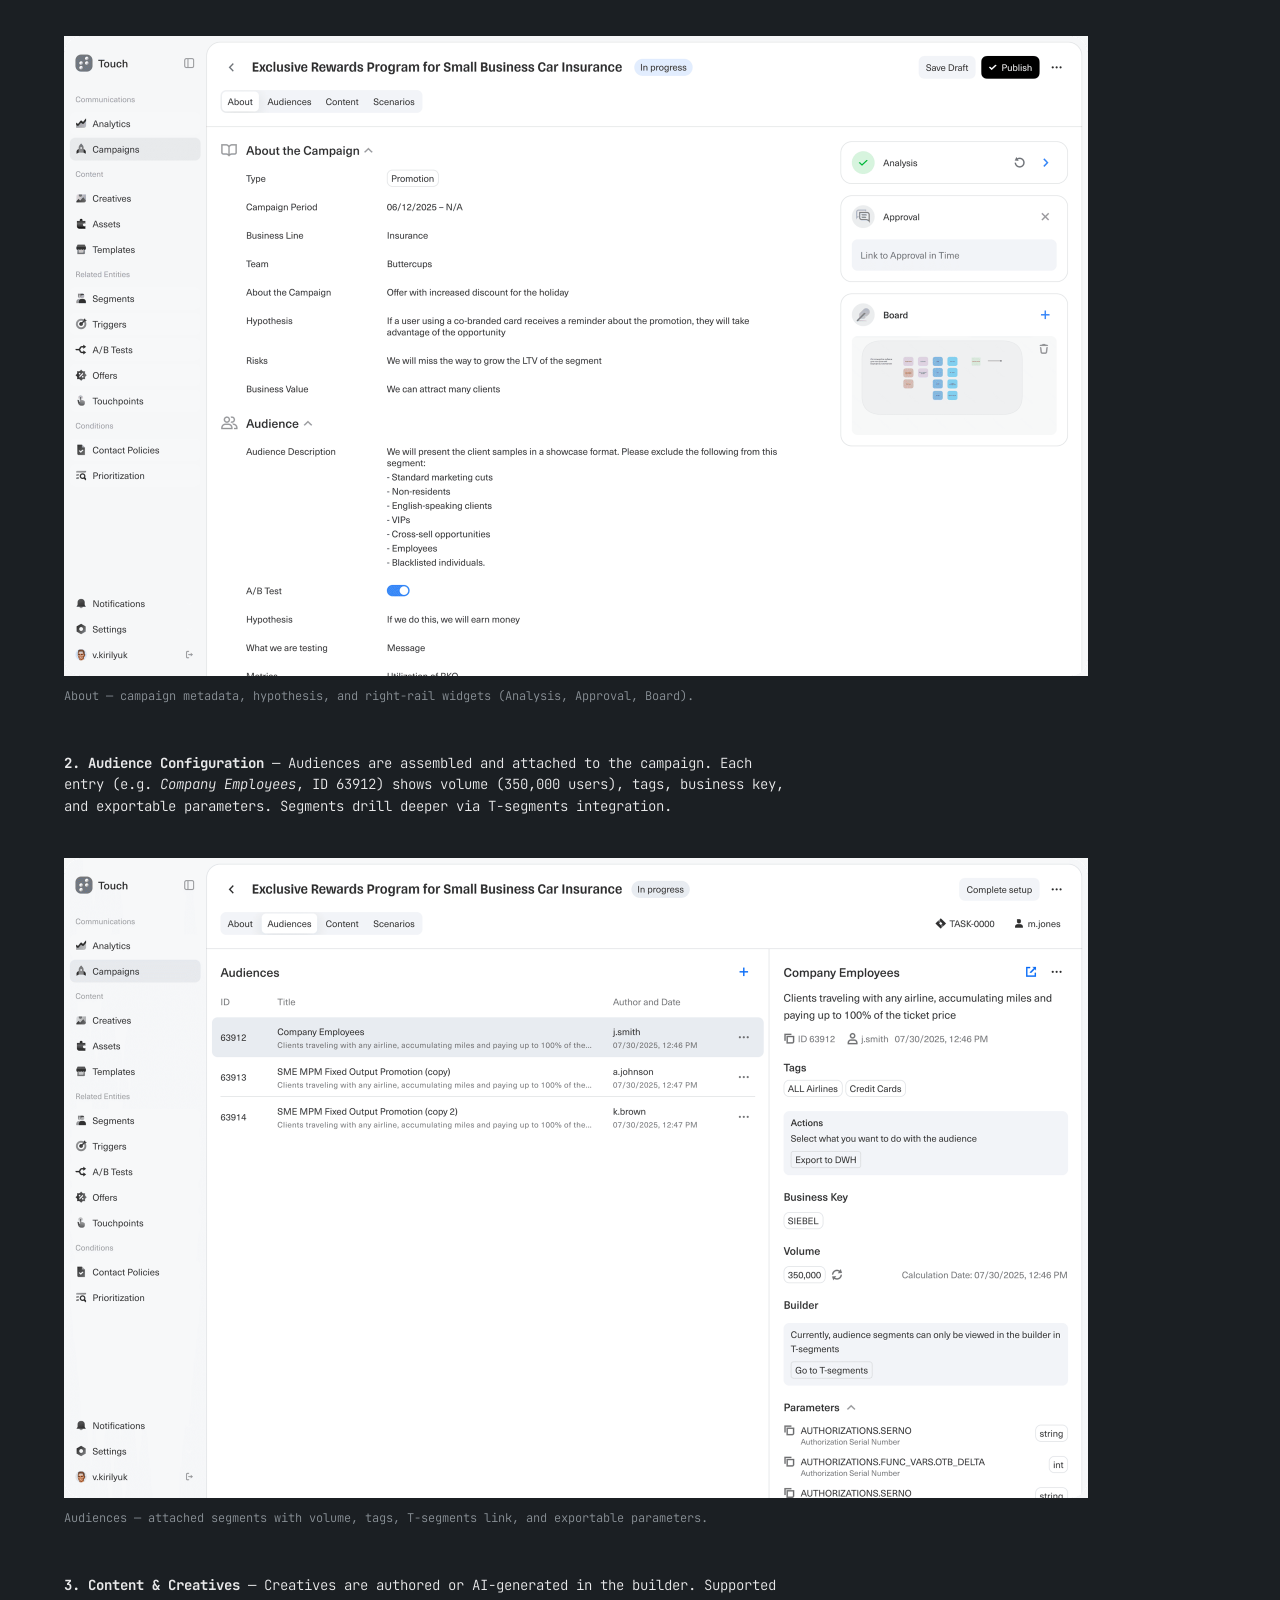
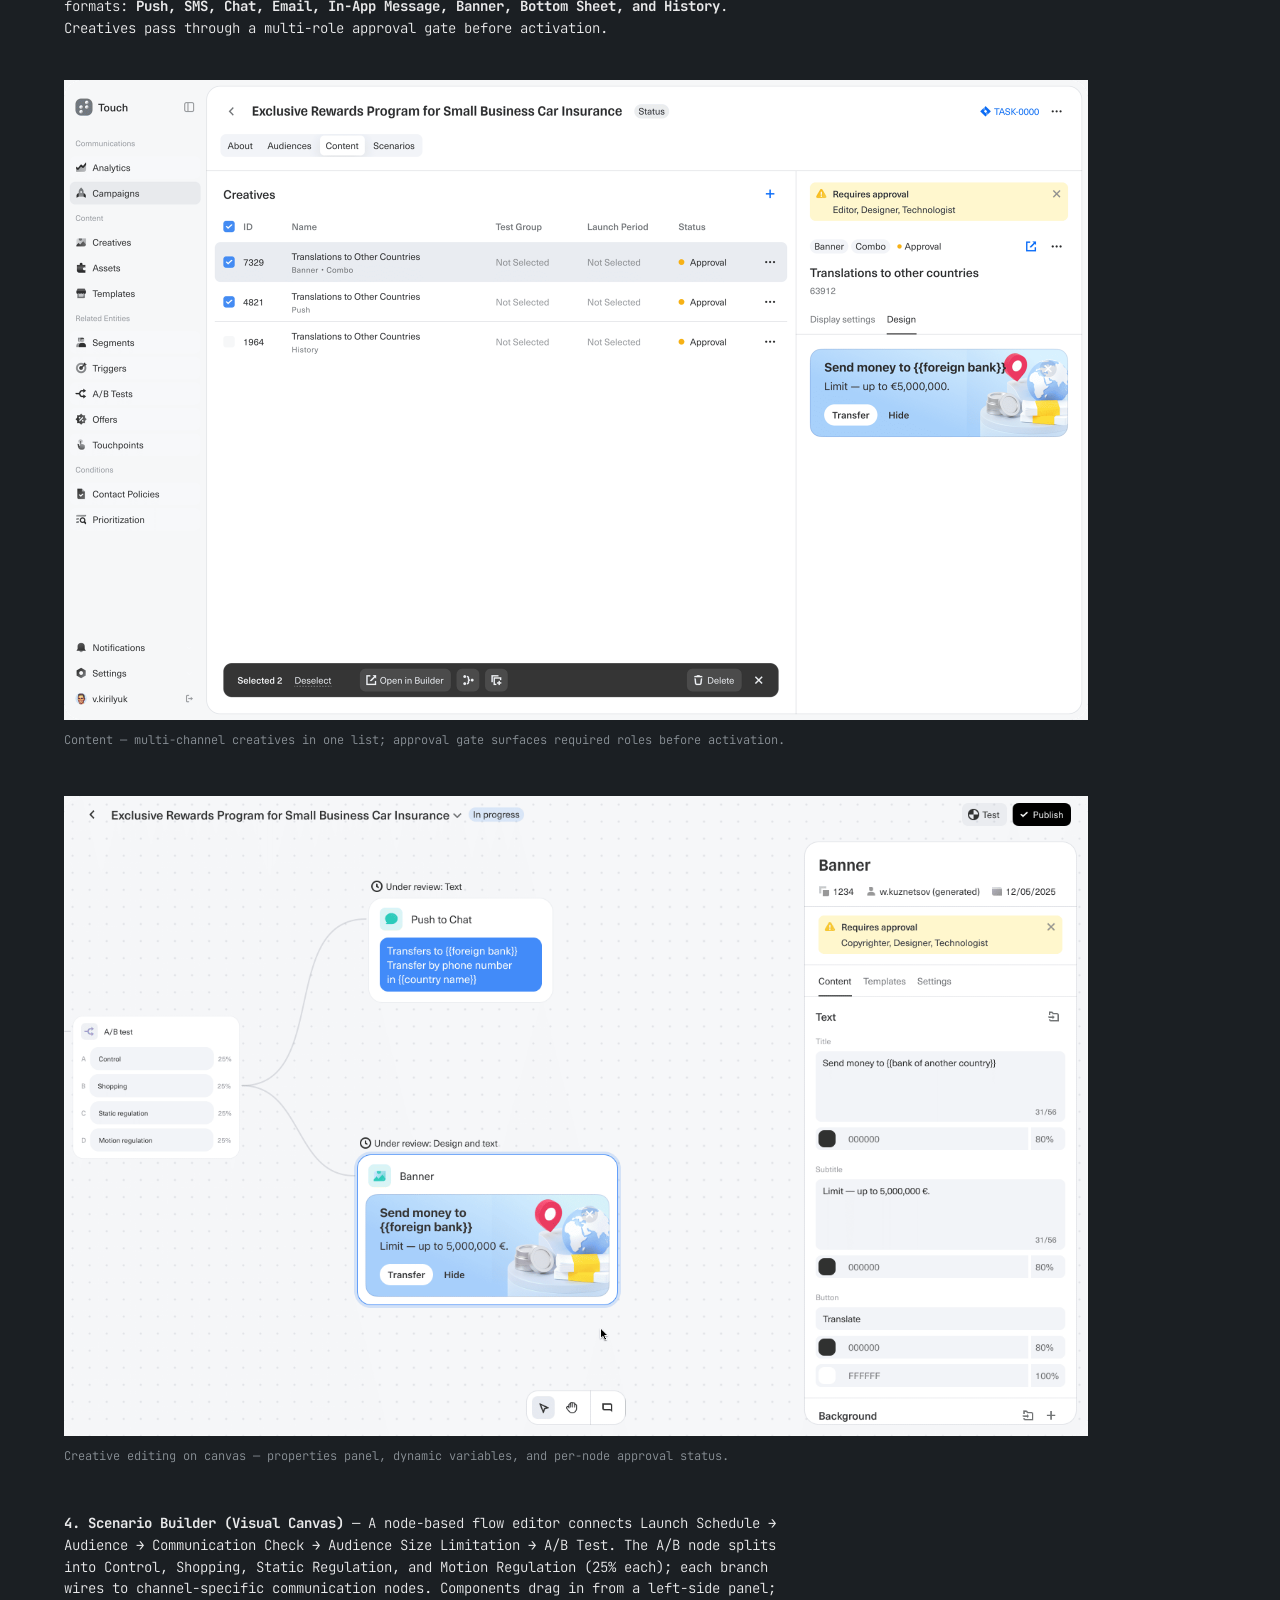
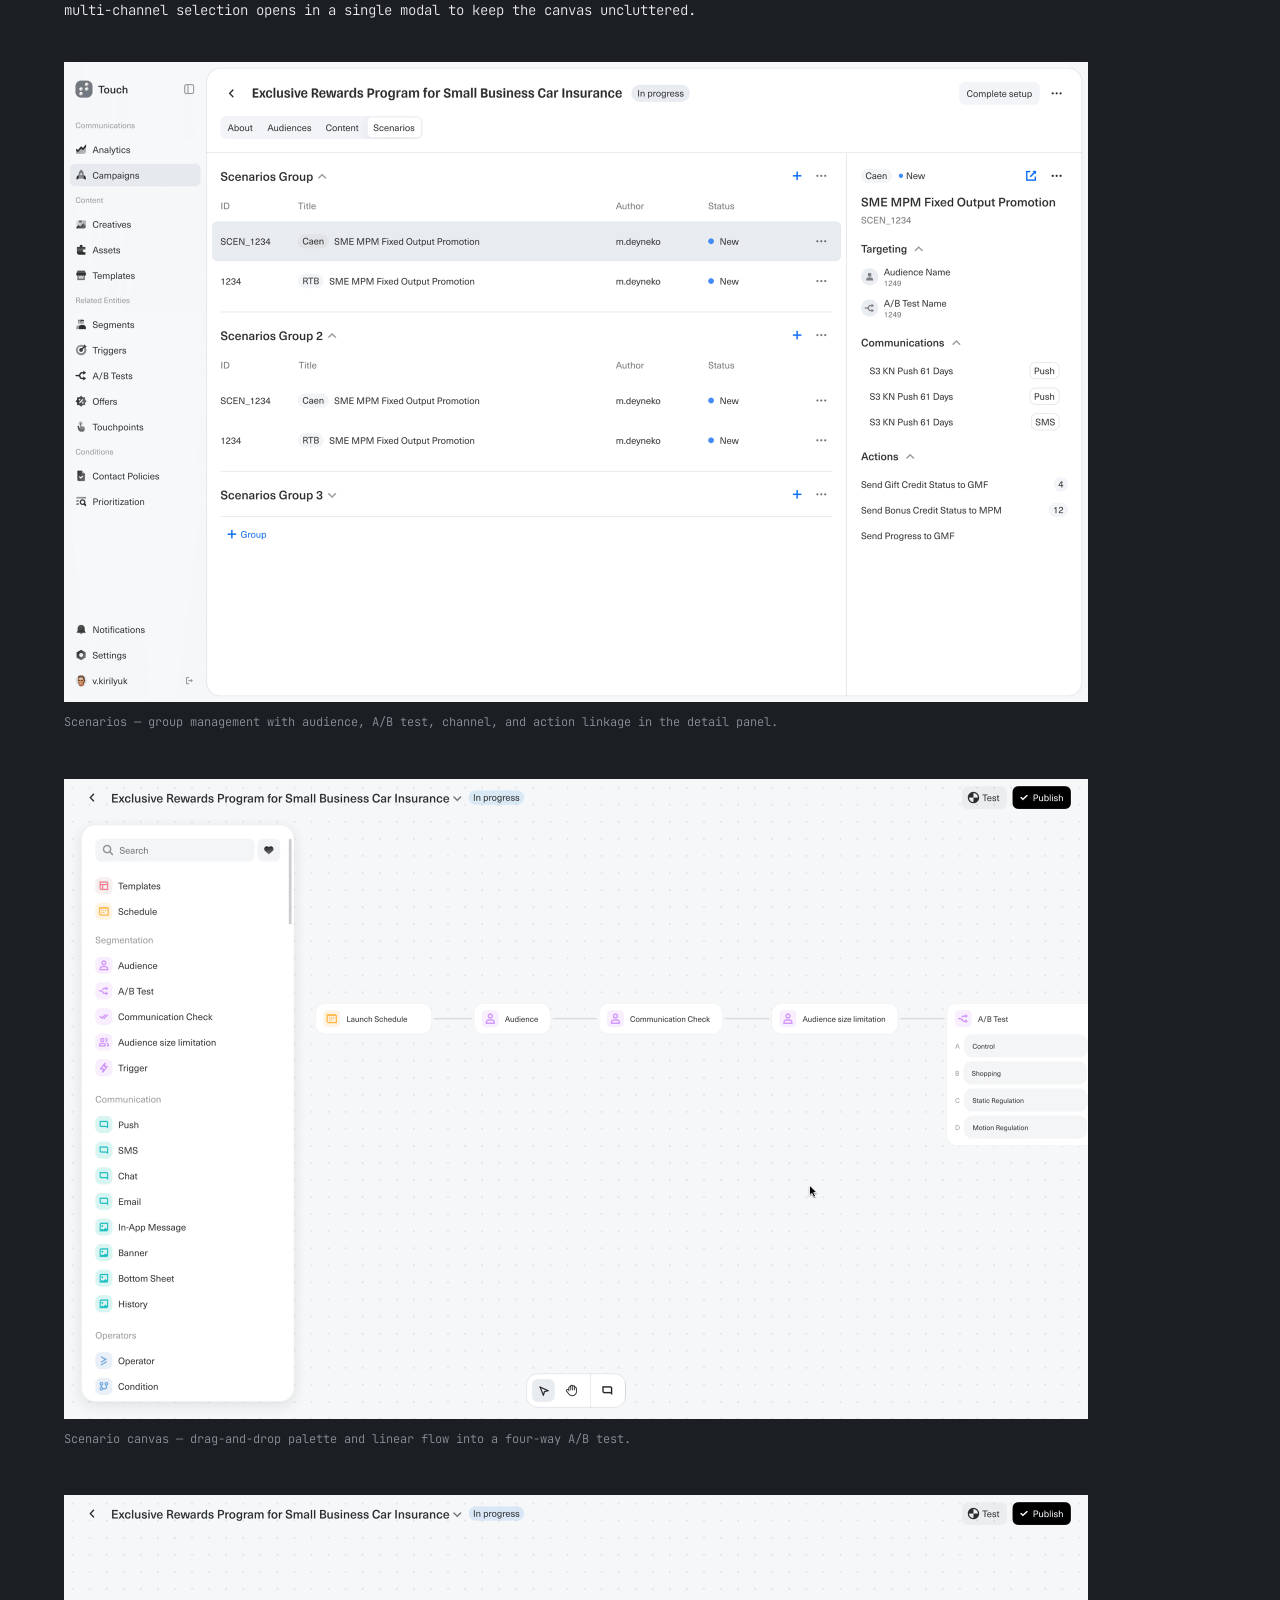
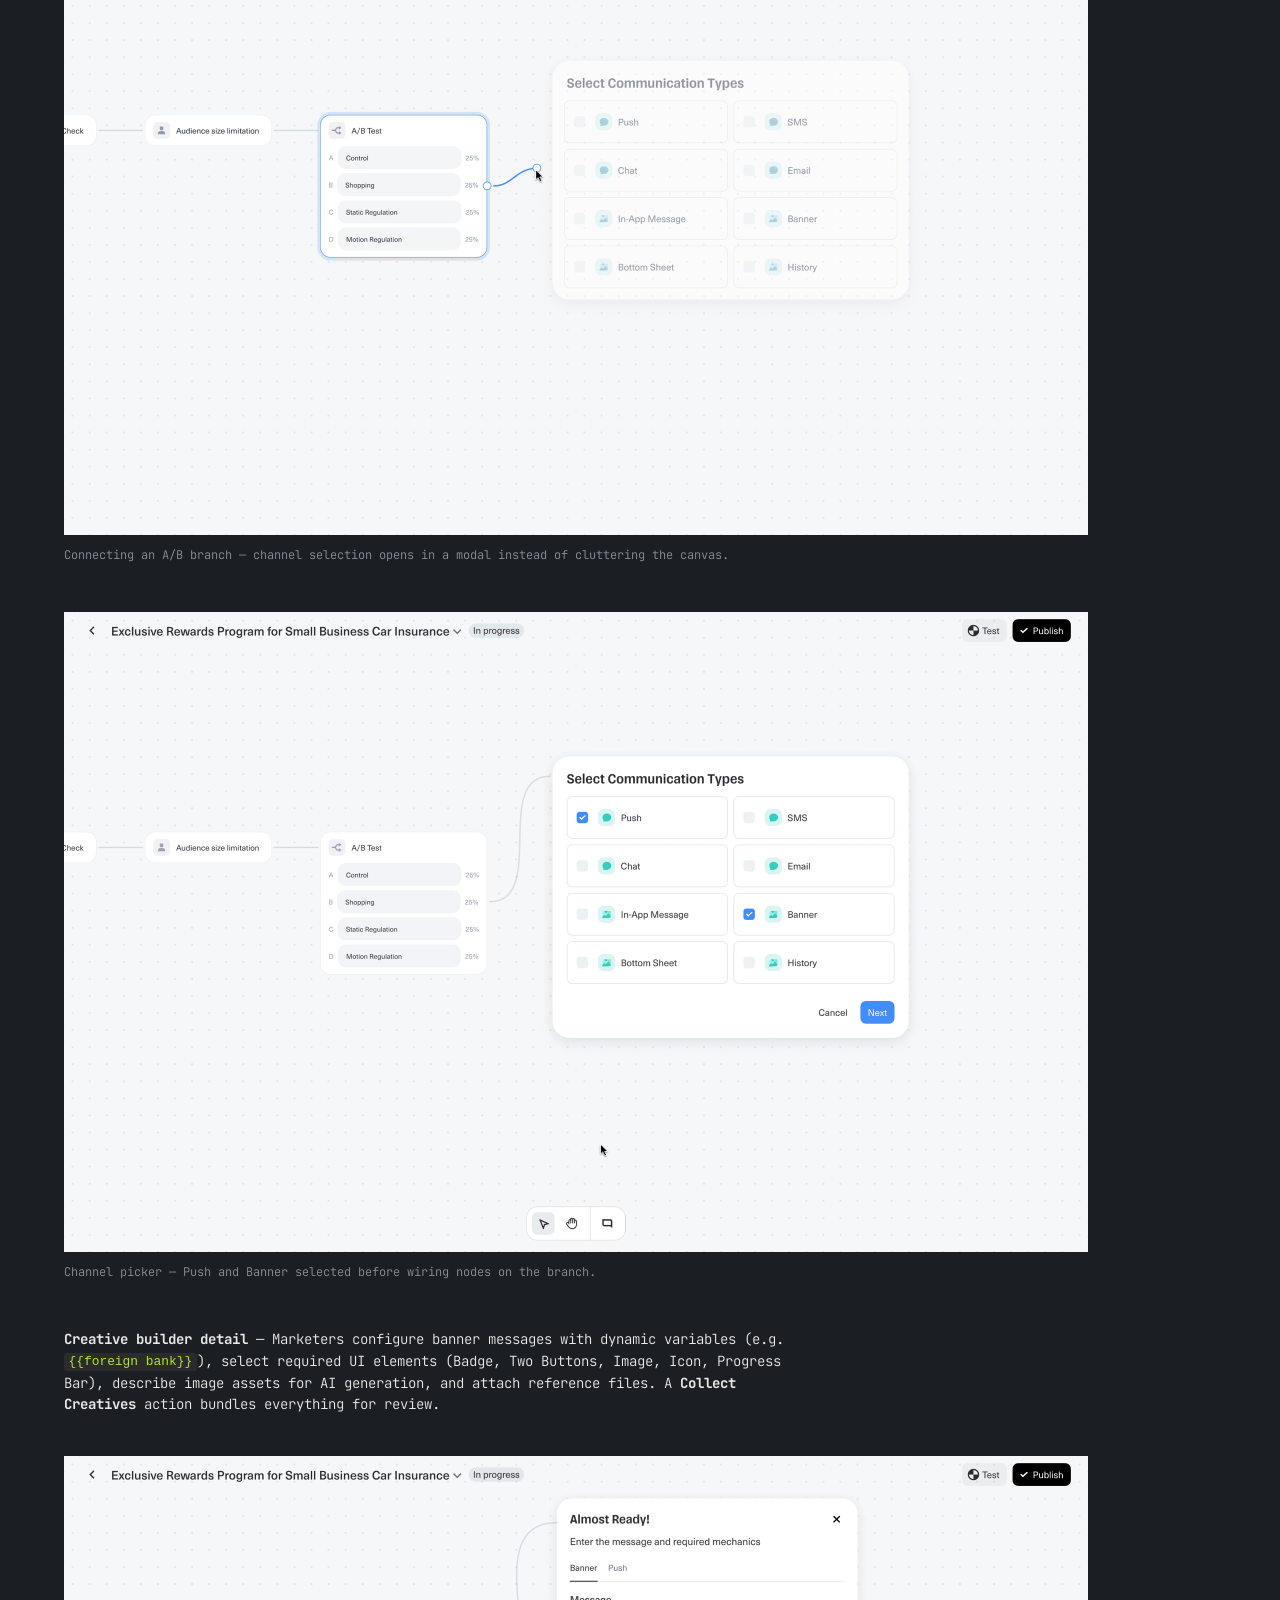
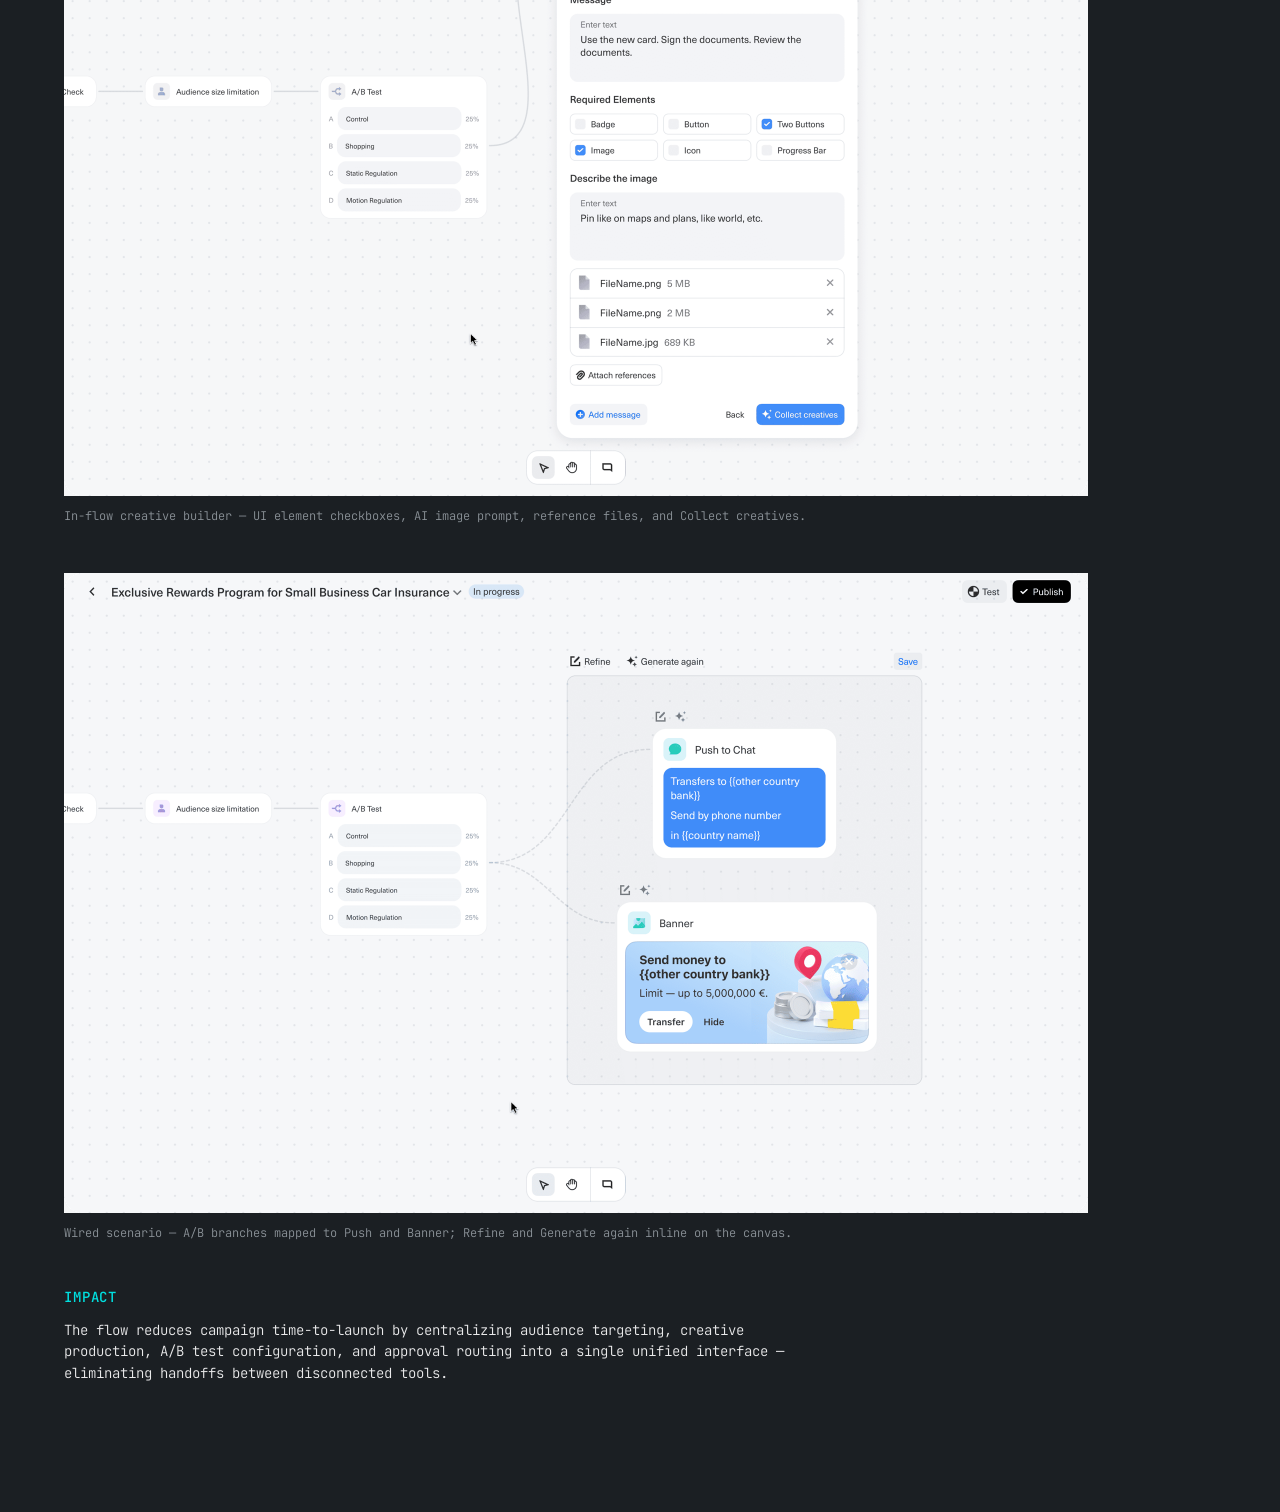
<file: projects/campaign-creation-v1.html>
<!DOCTYPE html>
<html lang="en">
<head>
  <meta charset="utf-8">
  <meta name="viewport" content="width=device-width, initial-scale=1">
  <meta name="robots" content="noindex, nofollow, noarchive, nosnippet">
  <script>
  (function () {
    var base = location.pathname.indexOf('/projects/') !== -1 ? '../' : '';
    var script = document.createElement('script');
    script.src = base + 'js/analytics.js';
    document.head.appendChild(script);
  })();
  </script>
  <script src="../auth.js"></script>
  <title>Archive v1 · Touch — Campaign creation — Vova Kirilyuk</title>
  <link rel="icon" href="../favicon.ico" sizes="any">
  <link rel="icon" href="../favicon-32.png" type="image/png" sizes="32x32">
  <link rel="apple-touch-icon" href="../apple-touch-icon.png">
  <link rel="preconnect" href="https://fonts.googleapis.com">
  <link rel="preconnect" href="https://fonts.gstatic.com" crossorigin>
  <link href="https://fonts.googleapis.com/css2?family=JetBrains+Mono:wght@300;400;500;600;700&display=swap" rel="stylesheet">
  <link href="../styles.css" rel="stylesheet">
</head>
<body class="body">
  <section class="section section-project">
    <div class="container w-container">
      <a class="project-back" href="../index.html">← Back</a>

      <p class="project-archive-note">Archived version (v1). <a href="campaign-creation.html">See the current case →</a></p>

      <header class="project-header">
        <p class="project-meta">Tinkoff · FinTech · Marketing automation · Web app · 2022–Present</p>
        <h1 class="project-title">Touch — Campaign creation</h1>
        <p class="project-lead">Designed an end-to-end campaign creation flow in Touch that lets marketing managers build, configure, and publish multi-channel communication campaigns — with A/B testing and approval routing in one unified interface.</p>
      </header>

      <dl class="project-highlights">
        <div class="project-highlights__item">
          <dt class="project-highlights__label">◆ Context</dt>
          <dd class="project-highlights__value">Touch — internal CVM / marketing automation platform for financial services</dd>
        </div>
        <div class="project-highlights__item">
          <dt class="project-highlights__label">◆ Task</dt>
          <dd class="project-highlights__value">Design the end-to-end campaign creation journey: setup, audiences, content, and scenario orchestration</dd>
        </div>
        <div class="project-highlights__item">
          <dt class="project-highlights__label">◆ Goal</dt>
          <dd class="project-highlights__value">Reduce campaign time-to-launch by centralizing targeting, creative production, A/B configuration, and approvals</dd>
        </div>
        <div class="project-highlights__item">
          <dt class="project-highlights__label">◆ Constraints</dt>
          <dd class="project-highlights__value">Multi-role creative approval gates (Editor, Designer, Technologist); 7+ channel formats; regulated financial services context</dd>
        </div>
        <div class="project-highlights__item">
          <dt class="project-highlights__label">◆ Role</dt>
          <dd class="project-highlights__value">Lead Product Designer — UX/UI, flow architecture, creative builder, scenario canvas</dd>
        </div>
        <div class="project-highlights__item">
          <dt class="project-highlights__label">◆ Team</dt>
          <dd class="project-highlights__value">PM, marketing managers, engineering, content platform, data</dd>
        </div>
        <div class="project-highlights__item">
          <dt class="project-highlights__label">◆ Scope</dt>
          <dd class="project-highlights__value">4-stage wizard (About → Audiences → Content → Scenarios), creative builder with AI generation, visual scenario canvas with A/B splits</dd>
        </div>
        <div class="project-highlights__item">
          <dt class="project-highlights__label">◆ Metrics</dt>
          <dd class="project-highlights__value">NDA — directional: fewer tool handoffs, single interface from brief to publish</dd>
        </div>
        <div class="project-highlights__item">
          <dt class="project-highlights__label">◆ Status</dt>
          <dd class="project-highlights__value">Shipped</dd>
        </div>
        <div class="project-highlights__item">
          <dt class="project-highlights__label">◆ Tools</dt>
          <dd class="project-highlights__value">Figma</dd>
        </div>
      </dl>

      <section class="project-designers" aria-label="Design team">
        <h2 class="project-designers__title">Designers</h2>
        <ul class="project-designers__list">
          <li class="project-designer">
            <img class="project-designer__avatar" src="../assets/team/Vova.png" alt="" width="48" height="48" decoding="async">
            <div class="project-designer__info">
              <p class="project-designer__name">Vova Kirilyuk</p>
              <p class="project-designer__role">Lead Product Designer</p>
            </div>
          </li>
          <li class="project-designer">
            <img class="project-designer__avatar" src="../assets/team/Alex.png" alt="" width="48" height="48" loading="lazy" decoding="async">
            <div class="project-designer__info">
              <p class="project-designer__name">Alex</p>
              <p class="project-designer__role">Co-designer</p>
            </div>
          </li>
          <li class="project-designer">
            <img class="project-designer__avatar" src="../assets/team/Rita.png" alt="" width="48" height="48" loading="lazy" decoding="async">
            <div class="project-designer__info">
              <p class="project-designer__name">Rita</p>
              <p class="project-designer__role">Co-designer</p>
            </div>
          </li>
          <li class="project-designer">
            <img class="project-designer__avatar" src="../assets/team/Serge.png" alt="" width="48" height="48" loading="lazy" decoding="async">
            <div class="project-designer__info">
              <p class="project-designer__name">Serge</p>
              <p class="project-designer__role">Co-designer</p>
            </div>
          </li>
        </ul>
      </section>

      <figure class="project-figure">
        <img class="project-figure__image" src="../assets/projects/campaign-creation.png" srcset="../assets/projects/campaign-creation.png 1024w, ../assets/projects/campaign-creation@2x.png 2048w" sizes="(max-width: 1200px) calc(100vw - 48px), 1024px" alt="Scenario canvas with A/B test branches and multi-channel communication nodes" width="1024" height="640" decoding="async">
        <figcaption class="project-figure__caption">Scenario canvas — node-based flow from launch schedule through audience checks to a four-way A/B split (Control, Shopping, Static Regulation, Motion Regulation).</figcaption>
      </figure>

      <div class="project-content project-content--wide">
        <section class="project-block">
          <h2 class="project-block__title">Overview</h2>
          <p class="project-text">Touch is an internal CVM and marketing automation platform used by marketing managers at a financial services company. Campaigns like <em>Exclusive Rewards Program for Small Business Car Insurance</em> need coordinated audience targeting, multi-channel creatives, A/B test configuration, and compliance-aware approval — work that previously scattered across disconnected tools.</p>
          <p class="project-text">I designed a structured four-stage creation flow — <strong>About → Audiences → Content → Scenarios</strong> — that carries a campaign from metadata and hypothesis through audience attachment, creative production, and visual scenario orchestration. AI-assisted analysis and generation, multi-role approval routing, and a node-based canvas with first-class A/B testing are embedded in the journey rather than bolted on as separate settings.</p>
        </section>

        <figure class="project-figure">
          <img class="project-figure__image" src="../assets/projects/campaign-creation/01.png" alt="Touch campaigns hub with list view, statuses, and Create entry point" width="2048" height="1280" loading="lazy" decoding="async">
          <figcaption class="project-figure__caption">Campaigns hub — entry point to the creation flow; the case campaign (<em>Exclusive Rewards Program for Small Business Car Insurance</em>) shown in progress.</figcaption>
        </figure>

        <section class="project-block">
          <h2 class="project-block__title">Problem</h2>
          <ul class="project-list">
            <li>Marketing managers stitched together audience tools, creative builders, and send orchestration across disconnected systems — each handoff added delay and context loss.</li>
            <li>Multi-channel campaigns (Push, SMS, Email, In-App, Banner, etc.) required repeating setup work per channel instead of configuring from one canvas.</li>
            <li>A/B testing lived outside the main workflow, making split configuration and branch-level communication mapping cumbersome.</li>
            <li>Creative approval (Editor, Designer, Technologist) was decoupled from the builder, so review cycles restarted when content changed mid-flow.</li>
          </ul>
        </section>

        <section class="project-block">
          <h2 class="project-block__title">Solution</h2>
          <p class="project-text">A top-navigated wizard anchors the journey; each stage owns a distinct job while sharing context with the stages that follow.</p>

          <p class="project-text"><strong>1. Campaign Setup (About)</strong> — Metadata capture: type (Promotion), business line (Insurance), team, hypothesis, risks, and business value. A right-side panel surfaces an AI-powered Analysis module plus links to an Approval workflow and a visual Board.</p>
        </section>

        <figure class="project-figure">
          <img class="project-figure__image" src="../assets/projects/campaign-creation/02.png" alt="About tab with campaign metadata, hypothesis, and right-rail widgets" width="2048" height="1280" loading="lazy" decoding="async">
          <figcaption class="project-figure__caption">About — campaign metadata, hypothesis, and right-rail widgets (Analysis, Approval, Board).</figcaption>
        </figure>

        <section class="project-block">
          <p class="project-text"><strong>2. Audience Configuration</strong> — Audiences are assembled and attached to the campaign. Each entry (e.g. <em>Company Employees</em>, ID 63912) shows volume (350,000 users), tags, business key, and exportable parameters. Segments drill deeper via T-segments integration.</p>
        </section>

        <figure class="project-figure">
          <img class="project-figure__image" src="../assets/projects/campaign-creation/03.png" alt="Audiences tab with segment list and detail panel" width="2048" height="1280" loading="lazy" decoding="async">
          <figcaption class="project-figure__caption">Audiences — attached segments with volume, tags, T-segments link, and exportable parameters.</figcaption>
        </figure>

        <section class="project-block">
          <p class="project-text"><strong>3. Content &amp; Creatives</strong> — Creatives are authored or AI-generated in the builder. Supported formats: <strong>Push, SMS, Chat, Email, In-App Message, Banner, Bottom Sheet, and History</strong>. Creatives pass through a multi-role approval gate before activation.</p>
        </section>

        <figure class="project-figure">
          <img class="project-figure__image" src="../assets/projects/campaign-creation/04.png" alt="Content tab with creatives list and approval status" width="2048" height="1280" loading="lazy" decoding="async">
          <figcaption class="project-figure__caption">Content — multi-channel creatives in one list; approval gate surfaces required roles before activation.</figcaption>
        </figure>

        <figure class="project-figure">
          <img class="project-figure__image" src="../assets/projects/campaign-creation/11.png" alt="Creative editing on canvas with properties panel and approval status" width="2048" height="1280" loading="lazy" decoding="async">
          <figcaption class="project-figure__caption">Creative editing on canvas — properties panel, dynamic variables, and per-node approval status.</figcaption>
        </figure>

        <section class="project-block">
          <p class="project-text"><strong>4. Scenario Builder (Visual Canvas)</strong> — A node-based flow editor connects Launch Schedule → Audience → Communication Check → Audience Size Limitation → A/B Test. The A/B node splits into Control, Shopping, Static Regulation, and Motion Regulation (25% each); each branch wires to channel-specific communication nodes. Components drag in from a left-side panel; multi-channel selection opens in a single modal to keep the canvas uncluttered.</p>
        </section>

        <figure class="project-figure">
          <img class="project-figure__image" src="../assets/projects/campaign-creation/05.png" alt="Scenarios tab with group list and linked communications" width="2048" height="1280" loading="lazy" decoding="async">
          <figcaption class="project-figure__caption">Scenarios — group management with audience, A/B test, channel, and action linkage in the detail panel.</figcaption>
        </figure>

        <figure class="project-figure">
          <img class="project-figure__image" src="../assets/projects/campaign-creation/06.png" alt="Scenario canvas with component palette and A/B split" width="2048" height="1280" loading="lazy" decoding="async">
          <figcaption class="project-figure__caption">Scenario canvas — drag-and-drop palette and linear flow into a four-way A/B test.</figcaption>
        </figure>

        <figure class="project-figure">
          <img class="project-figure__image" src="../assets/projects/campaign-creation/07.png" alt="Select Communication Types modal on the scenario canvas" width="2048" height="1280" loading="lazy" decoding="async">
          <figcaption class="project-figure__caption">Connecting an A/B branch — channel selection opens in a modal instead of cluttering the canvas.</figcaption>
        </figure>

        <figure class="project-figure">
          <img class="project-figure__image" src="../assets/projects/campaign-creation/08.png" alt="Select Communication Types modal with Push and Banner selected" width="2048" height="1280" loading="lazy" decoding="async">
          <figcaption class="project-figure__caption">Channel picker — Push and Banner selected before wiring nodes on the branch.</figcaption>
        </figure>

        <section class="project-block">
          <p class="project-text"><strong>Creative builder detail</strong> — Marketers configure banner messages with dynamic variables (e.g. <code class="project-inline-code">{{foreign bank}}</code>), select required UI elements (Badge, Two Buttons, Image, Icon, Progress Bar), describe image assets for AI generation, and attach reference files. A <strong>Collect Creatives</strong> action bundles everything for review.</p>
        </section>

        <figure class="project-figure">
          <img class="project-figure__image" src="../assets/projects/campaign-creation/09.png" alt="Creative builder with AI image prompt and Collect creatives action" width="2048" height="1280" loading="lazy" decoding="async">
          <figcaption class="project-figure__caption">In-flow creative builder — UI element checkboxes, AI image prompt, reference files, and Collect creatives.</figcaption>
        </figure>

        <figure class="project-figure">
          <img class="project-figure__image" src="../assets/projects/campaign-creation/10.png" alt="Wired scenario canvas with A/B branches mapped to Push and Banner nodes" width="2048" height="1280" loading="lazy" decoding="async">
          <figcaption class="project-figure__caption">Wired scenario — A/B branches mapped to Push and Banner; Refine and Generate again inline on the canvas.</figcaption>
        </figure>

        <section class="project-block">
          <h2 class="project-block__title">Impact</h2>
          <p class="project-text">The flow reduces campaign time-to-launch by centralizing audience targeting, creative production, A/B test configuration, and approval routing into a single unified interface — eliminating handoffs between disconnected tools.</p>
        </section>

      </div>
    </div>
  </section>
  <script src="../js/project-lightbox.js" defer></script>
</body>
</html>
</file>
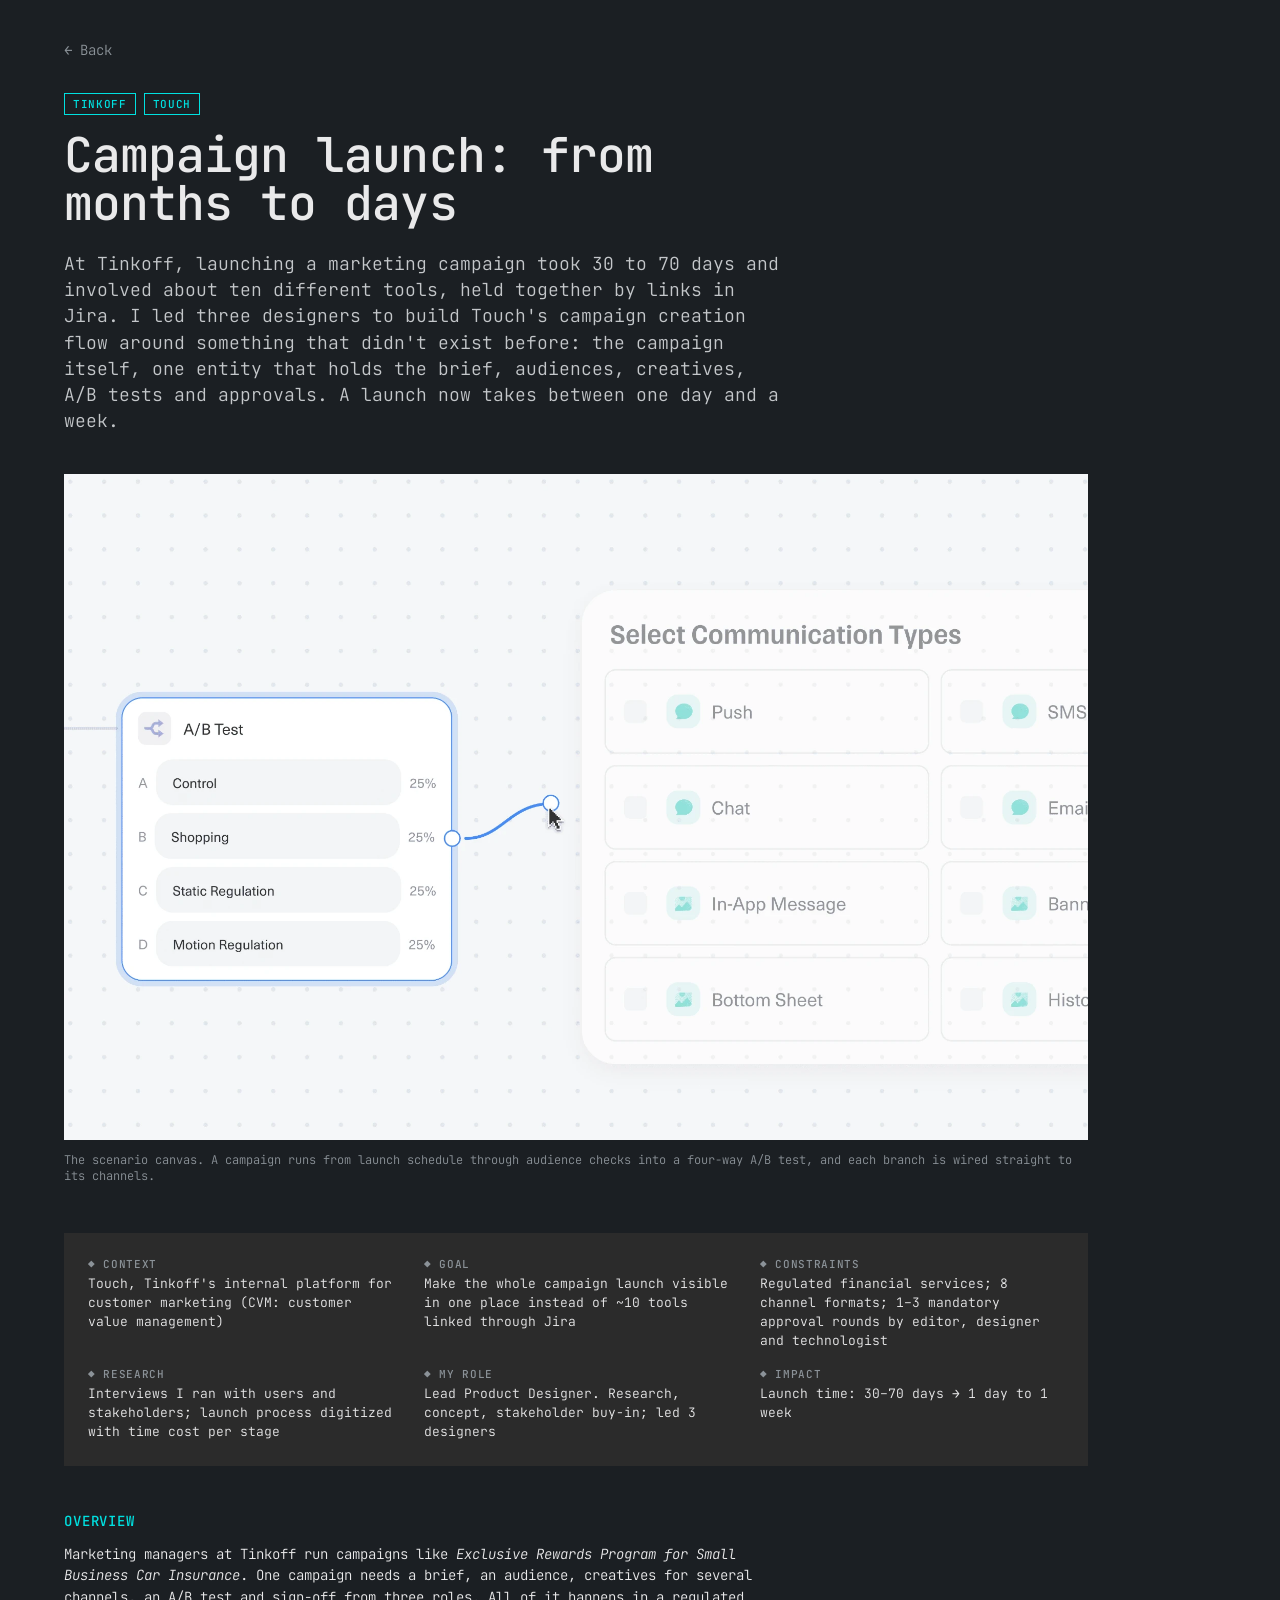
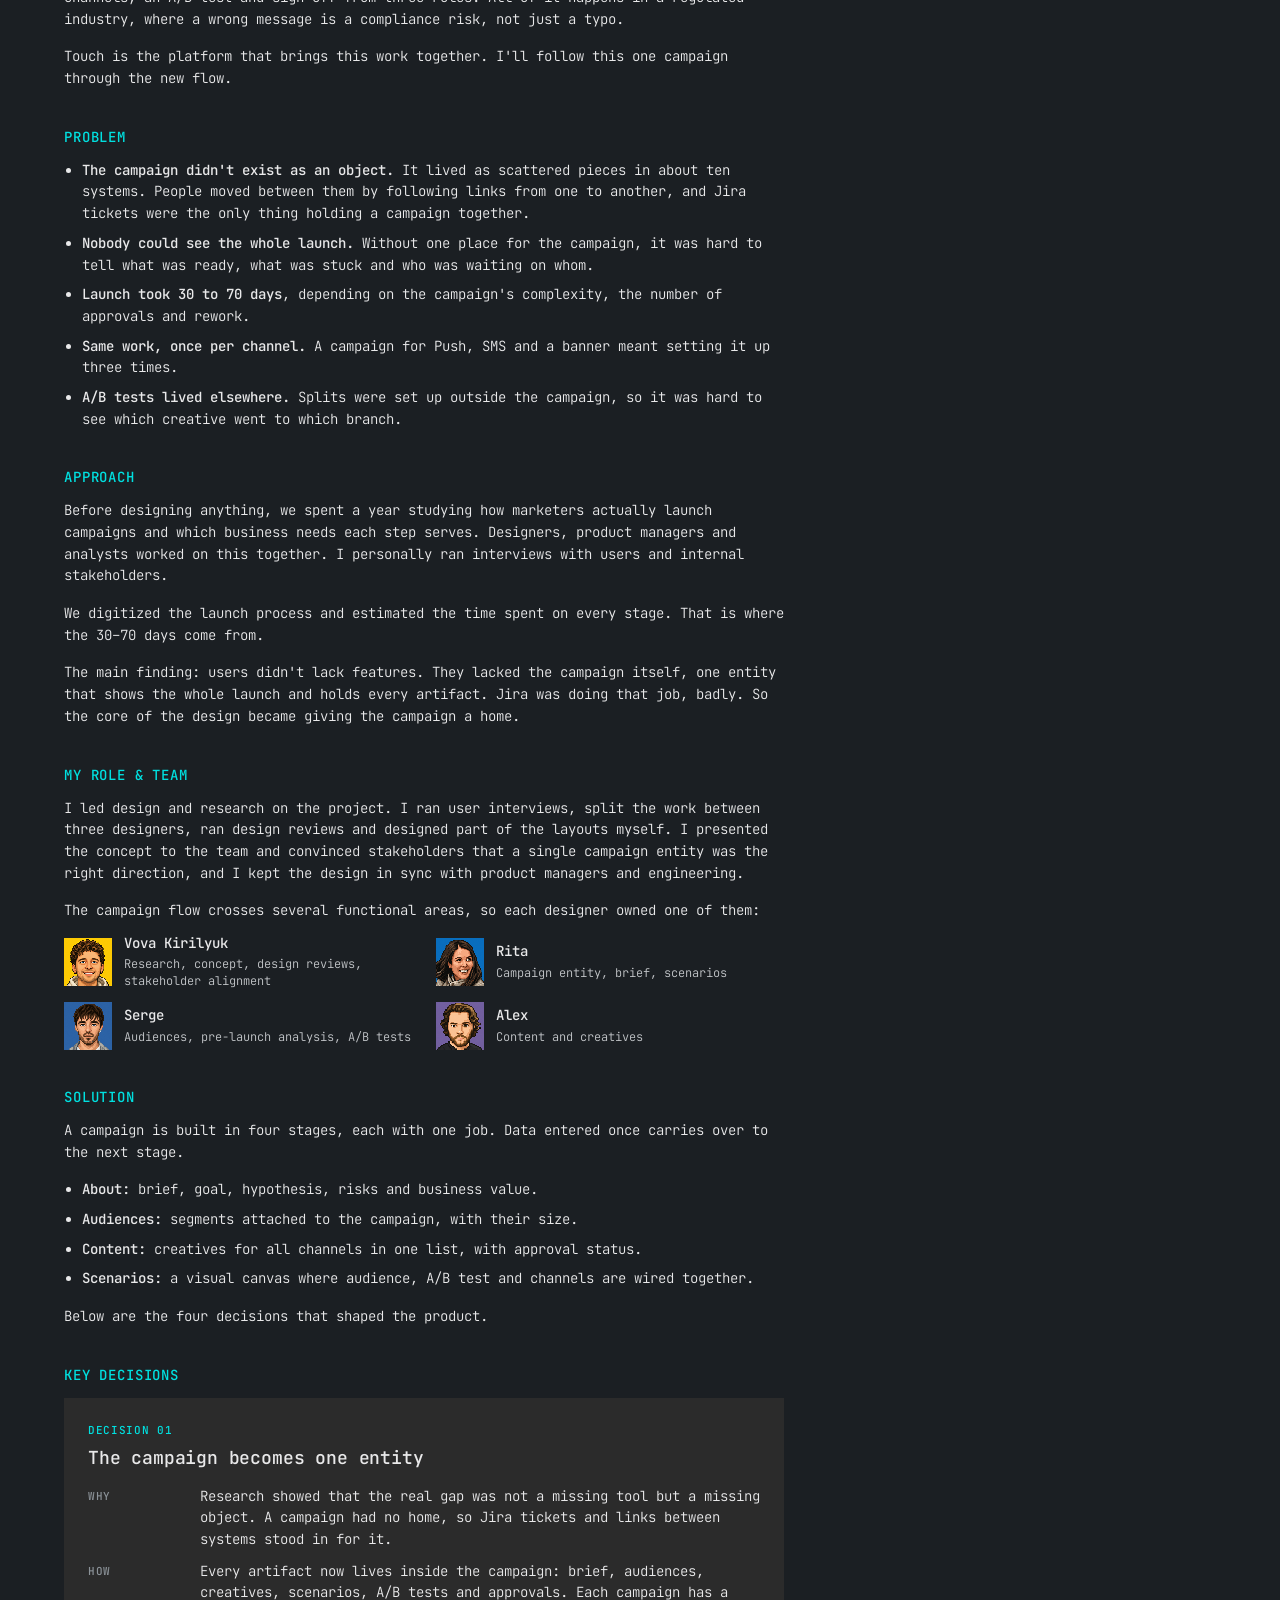
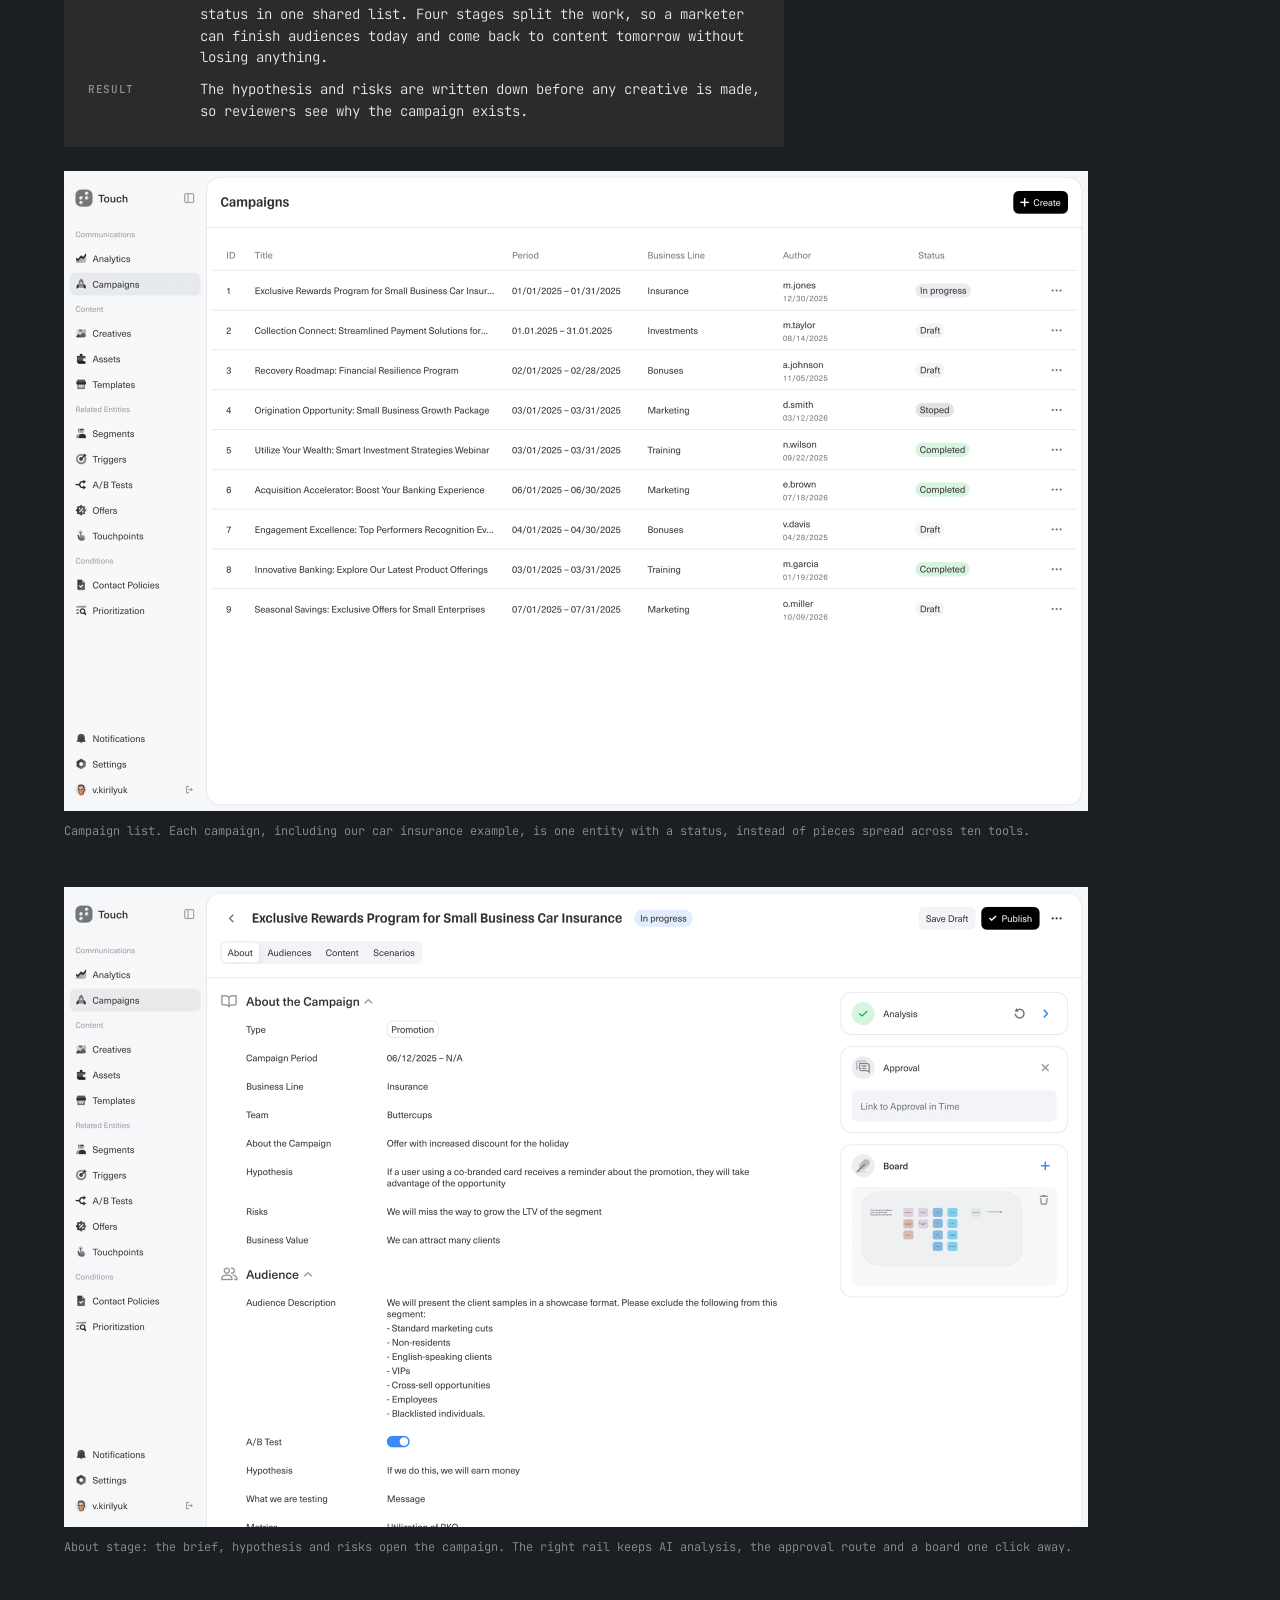
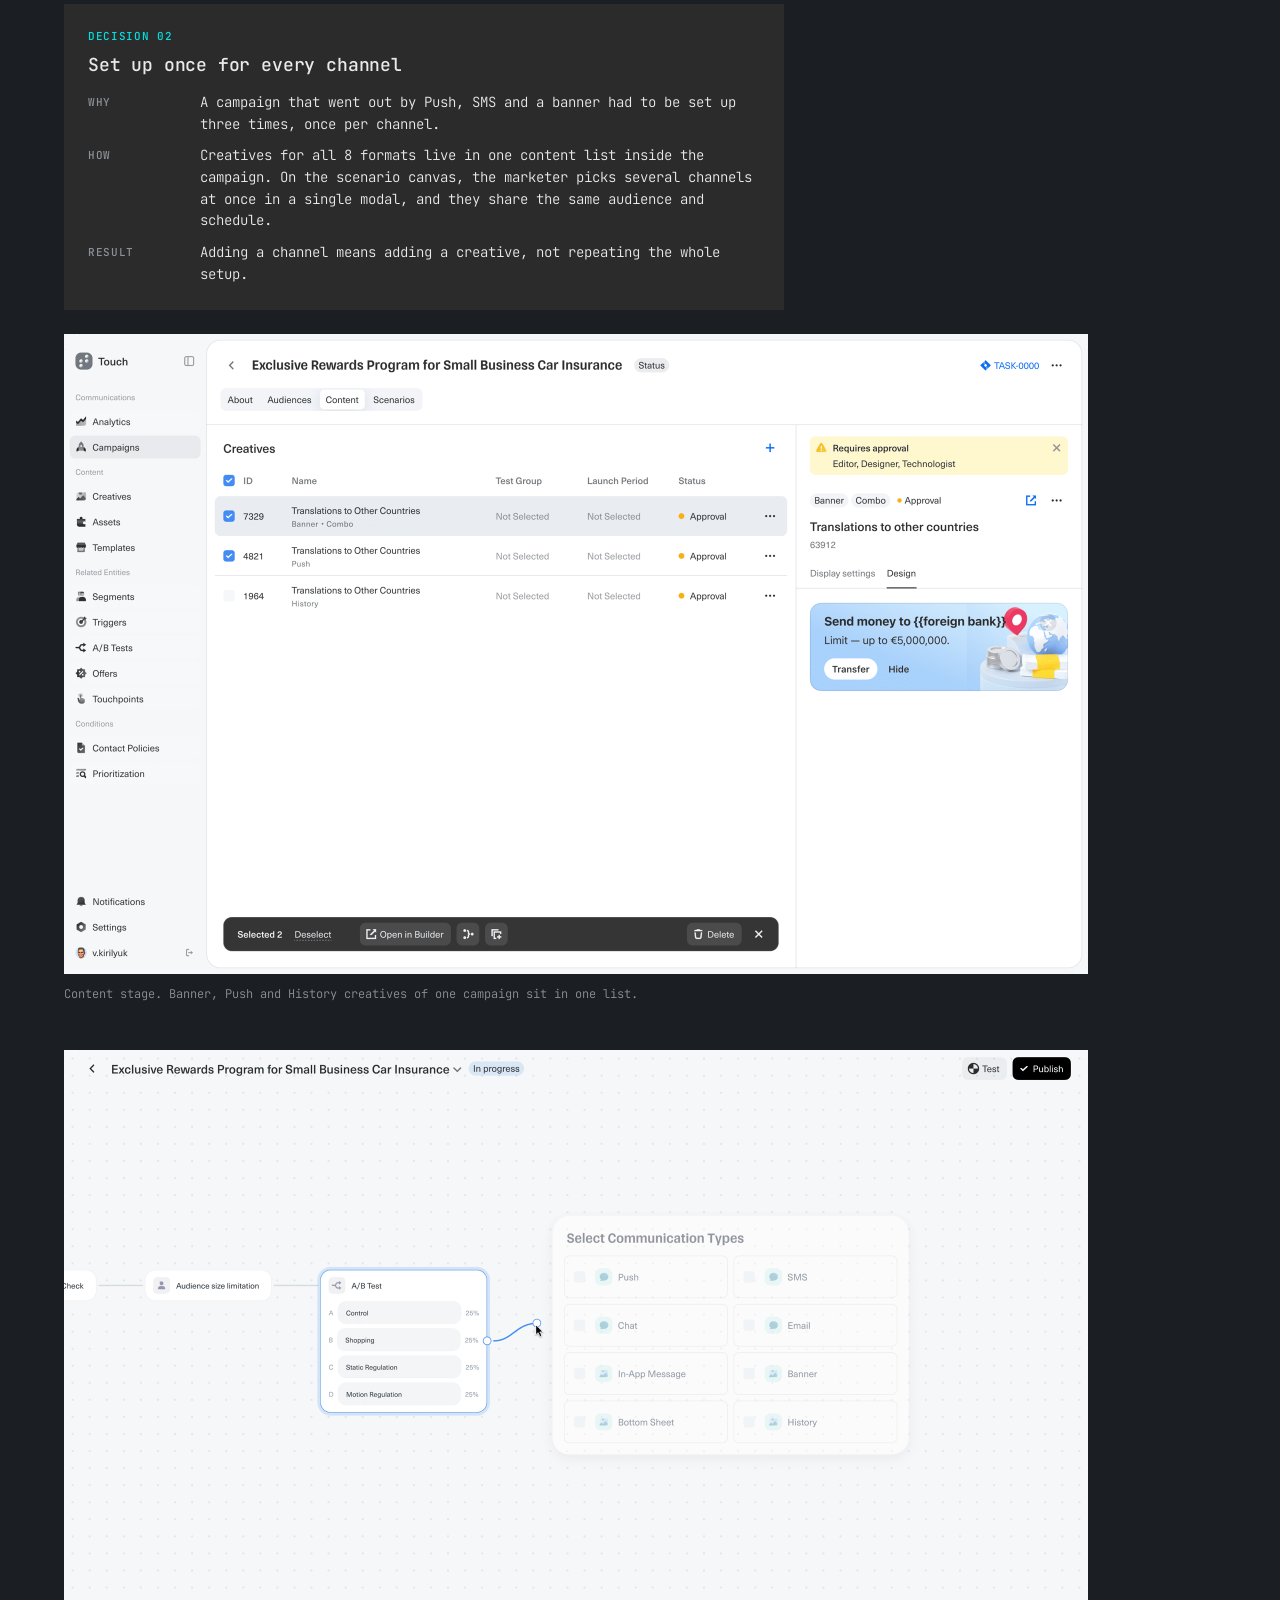
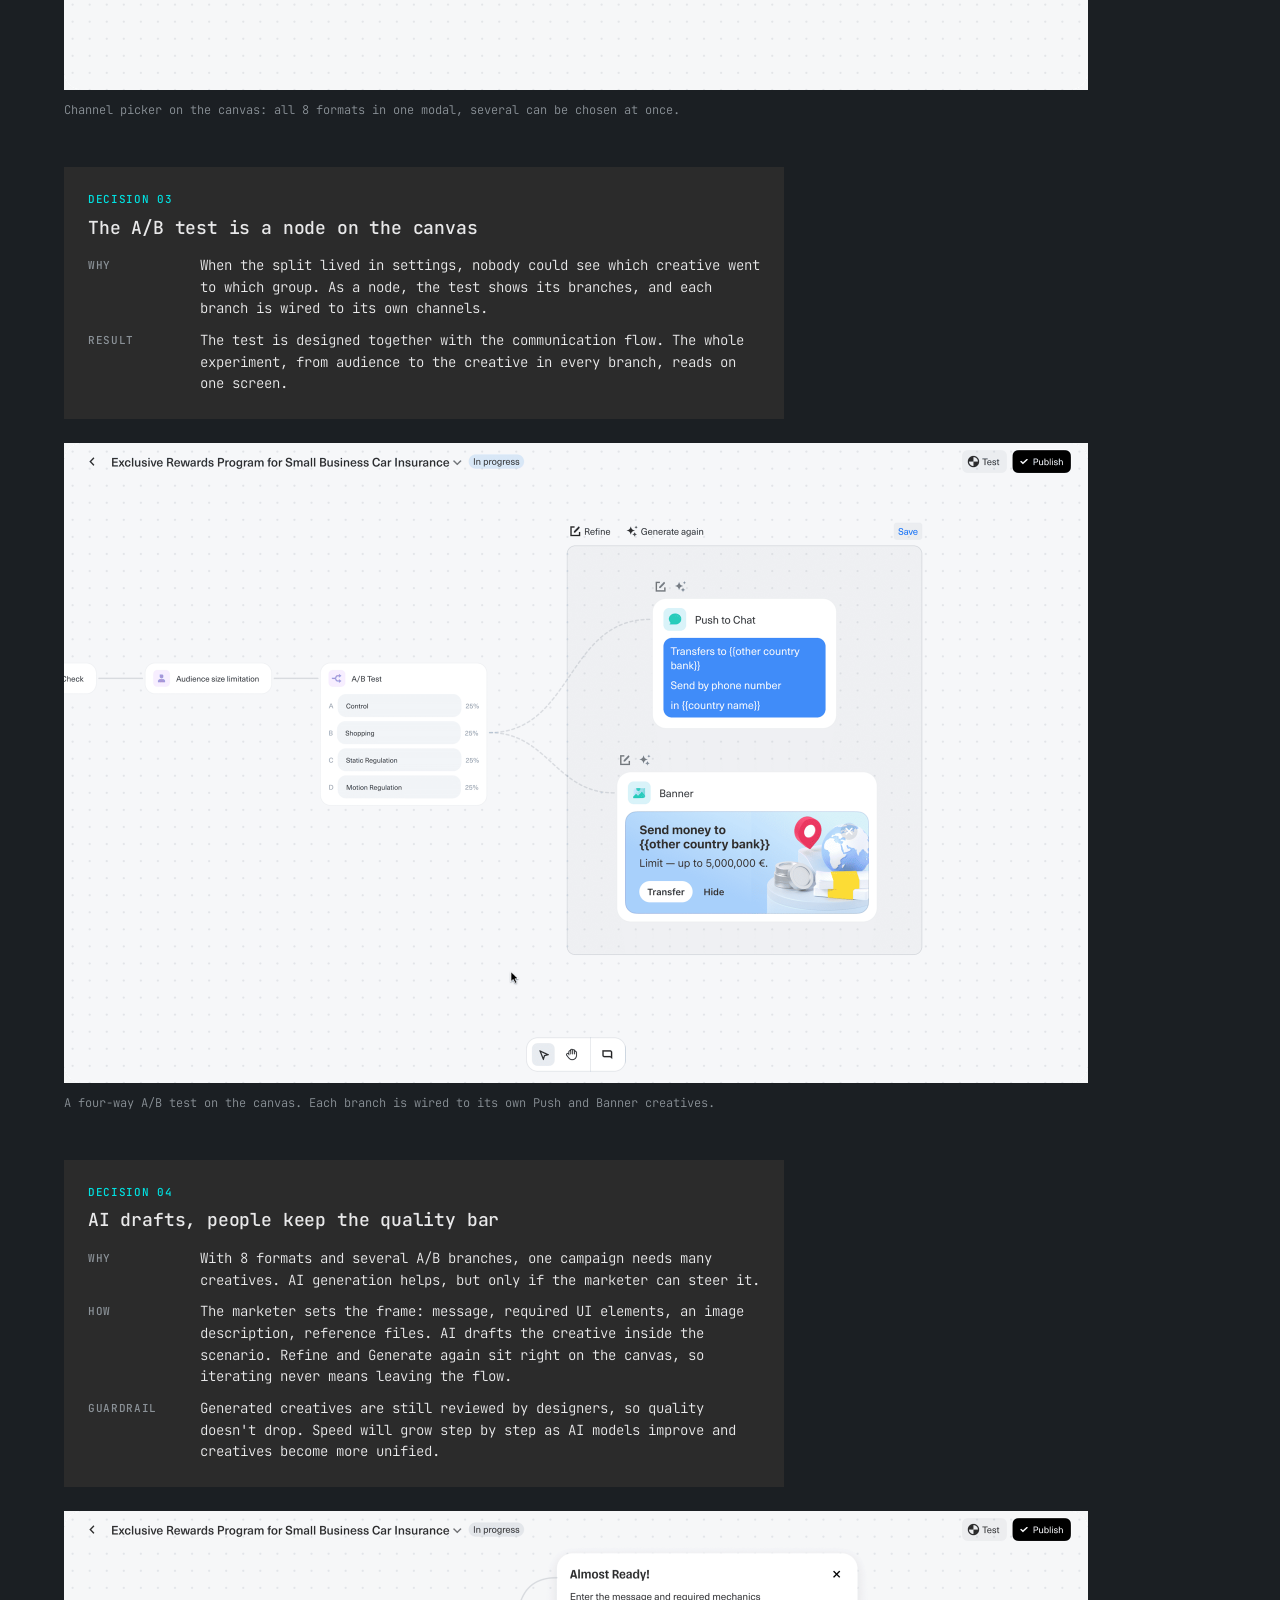
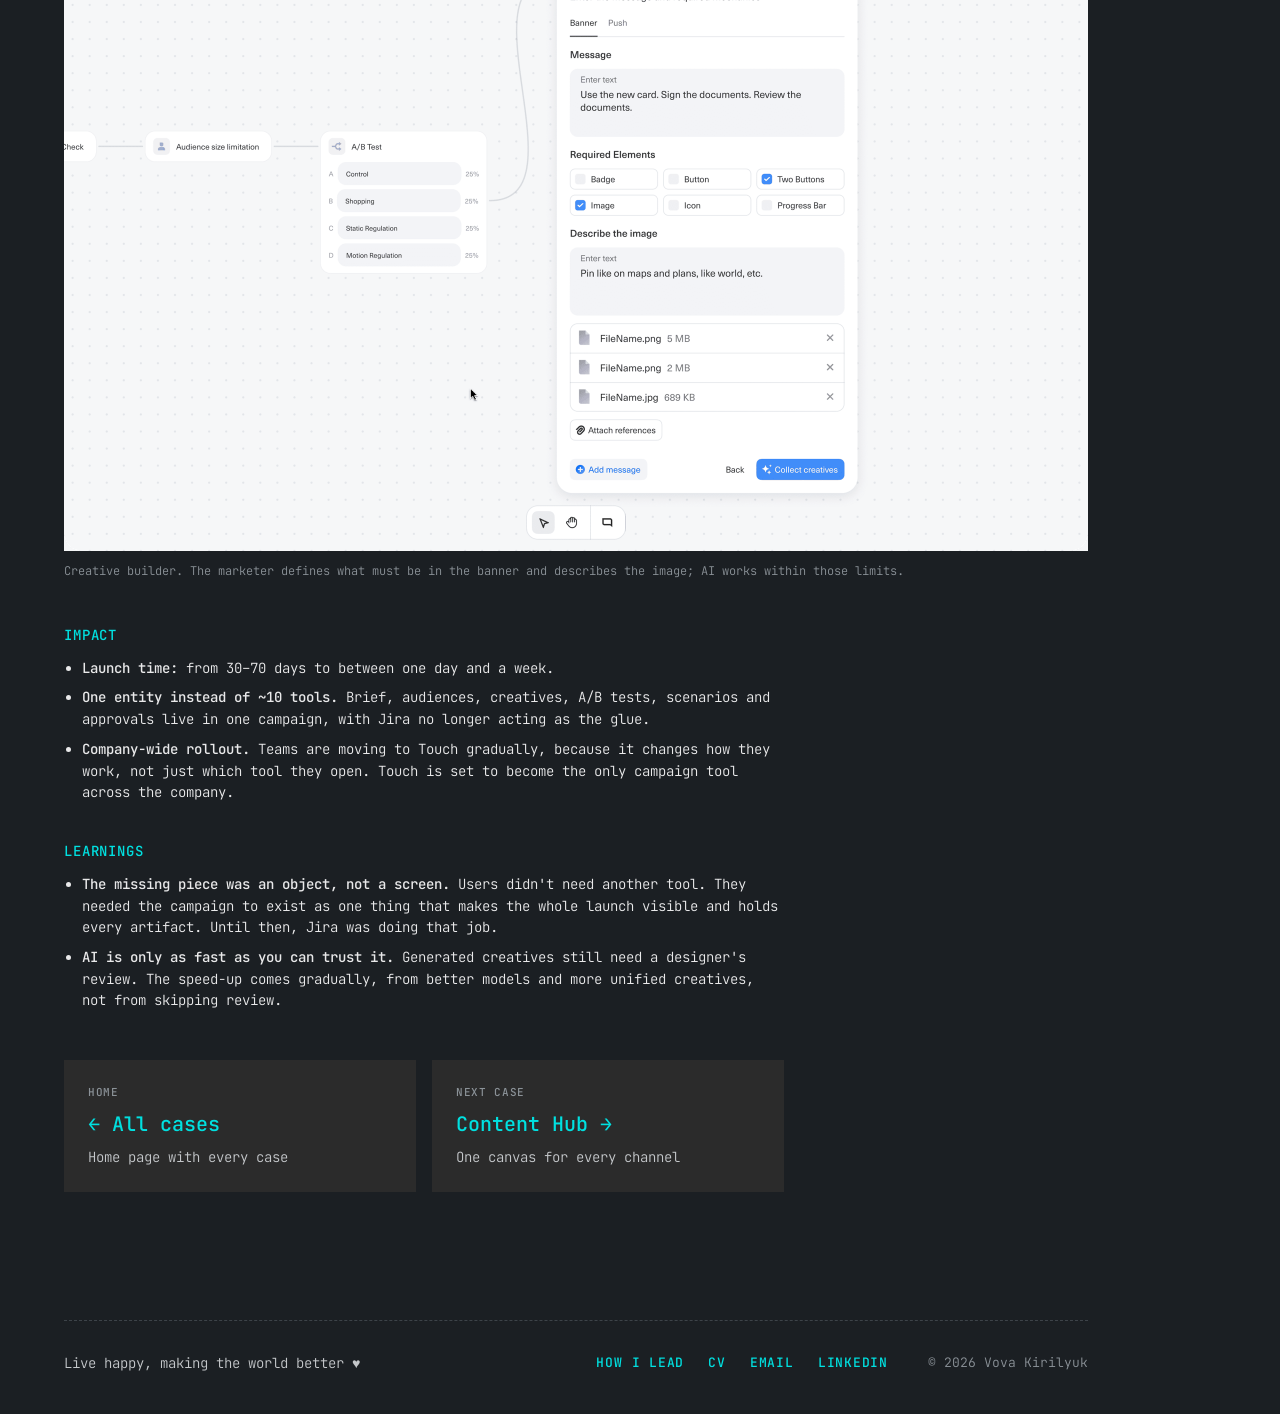
<file: projects/campaign-creation.html>
<!DOCTYPE html>
<html lang="en">
<head>
  <meta charset="utf-8">
  <meta name="viewport" content="width=device-width, initial-scale=1">
  <meta name="robots" content="noindex, nofollow, noarchive, nosnippet">
  <script>
  (function () {
    var base = location.pathname.indexOf('/projects/') !== -1 ? '../' : '';
    var script = document.createElement('script');
    script.src = base + 'js/analytics.js';
    document.head.appendChild(script);
  })();
  </script>
  <script src="../auth.js"></script>
  <title>Campaign launch: from months to days — Vova Kirilyuk</title>
  <meta name="description" content="Tinkoff&#x27;s ~10 launch tools merged into one campaign entity. Launch time: 30–70 days → under a week.">
  <meta property="og:type" content="website">
  <meta property="og:site_name" content="Vova Kirilyuk">
  <meta property="og:title" content="Campaign launch: from months to days — Vova Kirilyuk">
  <meta property="og:description" content="Tinkoff&#x27;s ~10 launch tools merged into one campaign entity. Launch time: 30–70 days → under a week.">
  <meta property="og:url" content="https://kirilyukvv.github.io/Portfolio/projects/campaign-creation.html">
  <meta property="og:image" content="https://kirilyukvv.github.io/Portfolio/assets/og/campaign-creation.jpg">
  <meta property="og:image:width" content="1200">
  <meta property="og:image:height" content="630">
  <meta name="twitter:card" content="summary_large_image">
  <link rel="icon" href="../favicon.ico" sizes="any">
  <link rel="icon" href="../favicon-32.png" type="image/png" sizes="32x32">
  <link rel="apple-touch-icon" href="../apple-touch-icon.png">
  <link rel="preconnect" href="https://fonts.googleapis.com">
  <link rel="preconnect" href="https://fonts.gstatic.com" crossorigin>
  <link href="https://fonts.googleapis.com/css2?family=JetBrains+Mono:wght@300;400;500;600;700&display=swap" rel="stylesheet">
  <link href="../styles.css?v=52" rel="stylesheet">
</head>
<body class="body">
  <section class="section section-project">
    <div class="container w-container">
      <a class="project-back" href="../index.html">← Back</a>

      <header class="project-header">
        <p class="project-card__badges project-header__badges"><span class="project-card__badge">Tinkoff</span><span class="project-card__badge">Touch</span></p>
        <h1 class="project-title">Campaign launch: from months to days</h1>
        <p class="project-lead">At Tinkoff, launching a marketing campaign took 30 to 70 days and involved about ten different tools, held together by links in Jira. I led three designers to build Touch's campaign creation flow around something that didn't exist before: the campaign itself, one entity that holds the brief, audiences, creatives, A/B tests and approvals. A launch now takes between one day and a week.</p>
      </header>

      <figure class="project-figure">
        <img class="project-figure__image" src="../assets/projects/campaign-creation-cover.webp" alt="A/B test node on the scenario canvas being wired to communication types" width="2000" height="1300" decoding="async">
        <figcaption class="project-figure__caption">The scenario canvas. A campaign runs from launch schedule through audience checks into a four-way A/B test, and each branch is wired straight to its channels.</figcaption>
      </figure>

      <dl class="project-highlights">
        <div class="project-highlights__item">
          <dt class="project-highlights__label">◆ Context</dt>
          <dd class="project-highlights__value">Touch, Tinkoff's internal platform for customer marketing (CVM: customer value management)</dd>
        </div>
        <div class="project-highlights__item">
          <dt class="project-highlights__label">◆ Goal</dt>
          <dd class="project-highlights__value">Make the whole campaign launch visible in one place instead of ~10 tools linked through Jira</dd>
        </div>
        <div class="project-highlights__item">
          <dt class="project-highlights__label">◆ Constraints</dt>
          <dd class="project-highlights__value">Regulated financial services; 8 channel formats; 1–3 mandatory approval rounds by editor, designer and technologist</dd>
        </div>
        <div class="project-highlights__item">
          <dt class="project-highlights__label">◆ Research</dt>
          <dd class="project-highlights__value">Interviews I ran with users and stakeholders; launch process digitized with time cost per stage</dd>
        </div>
        <div class="project-highlights__item">
          <dt class="project-highlights__label">◆ My role</dt>
          <dd class="project-highlights__value">Lead Product Designer. Research, concept, stakeholder buy-in; led 3 designers</dd>
        </div>
        <div class="project-highlights__item">
          <dt class="project-highlights__label">◆ Impact</dt>
          <dd class="project-highlights__value">Launch time: 30–70 days → 1 day to 1 week</dd>
        </div>
      </dl>

      <div class="project-content project-content--wide">
        <section class="project-block">
          <h2 class="project-block__title">Overview</h2>
          <p class="project-text">Marketing managers at Tinkoff run campaigns like <em>Exclusive Rewards Program for Small Business Car Insurance</em>. One campaign needs a brief, an audience, creatives for several channels, an A/B test and sign-off from three roles. All of it happens in a regulated industry, where a wrong message is a compliance risk, not just a typo.</p>
          <p class="project-text">Touch is the platform that brings this work together. I'll follow this one campaign through the new flow.</p>
        </section>

        <section class="project-block">
          <h2 class="project-block__title">Problem</h2>
          <ul class="project-list">
            <li><strong>The campaign didn't exist as an object.</strong> It lived as scattered pieces in about ten systems. People moved between them by following links from one to another, and Jira tickets were the only thing holding a campaign together.</li>
            <li><strong>Nobody could see the whole launch.</strong> Without one place for the campaign, it was hard to tell what was ready, what was stuck and who was waiting on whom.</li>
            <li><strong>Launch took 30 to 70 days</strong>, depending on the campaign's complexity, the number of approvals and rework.</li>
            <li><strong>Same work, once per channel.</strong> A campaign for Push, SMS and a banner meant setting it up three times.</li>
            <li><strong>A/B tests lived elsewhere.</strong> Splits were set up outside the campaign, so it was hard to see which creative went to which branch.</li>
          </ul>
        </section>

        <section class="project-block">
          <h2 class="project-block__title">Approach</h2>
          <p class="project-text">Before designing anything, we spent a year studying how marketers actually launch campaigns and which business needs each step serves. Designers, product managers and analysts worked on this together. I personally ran interviews with users and internal stakeholders.</p>
          <p class="project-text">We digitized the launch process and estimated the time spent on every stage. That is where the 30–70 days come from.</p>
          <p class="project-text">The main finding: users didn't lack features. They lacked the campaign itself, one entity that shows the whole launch and holds every artifact. Jira was doing that job, badly. So the core of the design became giving the campaign a home.</p>
        </section>

        <section class="project-block">
          <h2 class="project-block__title">My role &amp; team</h2>
          <p class="project-text">I led design and research on the project. I ran user interviews, split the work between three designers, ran design reviews and designed part of the layouts myself. I presented the concept to the team and convinced stakeholders that a single campaign entity was the right direction, and I kept the design in sync with product managers and engineering.</p>
          <p class="project-text">The campaign flow crosses several functional areas, so each designer owned one of them:</p>
          <section class="project-designers project-designers--block" aria-label="Design team">
            <ul class="project-designers__list">
              <li class="project-designer">
                <img class="project-designer__avatar" src="../assets/team/Vova.png" alt="" width="48" height="48" decoding="async">
                <div class="project-designer__info">
                  <p class="project-designer__name">Vova Kirilyuk</p>
                  <p class="project-designer__area">Research, concept, design reviews, stakeholder alignment</p>
                </div>
              </li>
              <li class="project-designer">
                <img class="project-designer__avatar" src="../assets/team/Rita.png" alt="" width="48" height="48" loading="lazy" decoding="async">
                <div class="project-designer__info">
                  <p class="project-designer__name">Rita</p>
                  <p class="project-designer__area">Campaign entity, brief, scenarios</p>
                </div>
              </li>
              <li class="project-designer">
                <img class="project-designer__avatar" src="../assets/team/Serge.png" alt="" width="48" height="48" loading="lazy" decoding="async">
                <div class="project-designer__info">
                  <p class="project-designer__name">Serge</p>
                  <p class="project-designer__area">Audiences, pre-launch analysis, A/B tests</p>
                </div>
              </li>
              <li class="project-designer">
                <img class="project-designer__avatar" src="../assets/team/Alex.png" alt="" width="48" height="48" loading="lazy" decoding="async">
                <div class="project-designer__info">
                  <p class="project-designer__name">Alex</p>
                  <p class="project-designer__area">Content and creatives</p>
                </div>
              </li>
            </ul>
          </section>
        </section>

        <section class="project-block">
          <h2 class="project-block__title">Solution</h2>
          <p class="project-text">A campaign is built in four stages, each with one job. Data entered once carries over to the next stage.</p>
          <ul class="project-list">
            <li><strong>About:</strong> brief, goal, hypothesis, risks and business value.</li>
            <li><strong>Audiences:</strong> segments attached to the campaign, with their size.</li>
            <li><strong>Content:</strong> creatives for all channels in one list, with approval status.</li>
            <li><strong>Scenarios:</strong> a visual canvas where audience, A/B test and channels are wired together.</li>
          </ul>
          <p class="project-text">Below are the four decisions that shaped the product.</p>
        </section>

        <section class="project-block project-block--wide">
          <h2 class="project-block__title">Key decisions</h2>

          <article class="project-decision">
            <p class="project-decision__index">Decision 01</p>
            <h3 class="project-decision__title">The campaign becomes one entity</h3>
            <dl class="project-decision__rows">
              <dt>Why</dt>
              <dd>Research showed that the real gap was not a missing tool but a missing object. A campaign had no home, so Jira tickets and links between systems stood in for it.</dd>
              <dt>How</dt>
              <dd>Every artifact now lives inside the campaign: brief, audiences, creatives, scenarios, A/B tests and approvals. Each campaign has a status in one shared list. Four stages split the work, so a marketer can finish audiences today and come back to content tomorrow without losing anything.</dd>
              <dt>Result</dt>
              <dd>The hypothesis and risks are written down before any creative is made, so reviewers see why the campaign exists.</dd>
            </dl>
          </article>

          <figure class="project-figure">
            <img class="project-figure__image" src="../assets/projects/campaign-creation/01.png" alt="Touch campaign list with periods, business lines, authors and statuses" width="2048" height="1280" loading="lazy" decoding="async">
            <figcaption class="project-figure__caption">Campaign list. Each campaign, including our car insurance example, is one entity with a status, instead of pieces spread across ten tools.</figcaption>
          </figure>

          <figure class="project-figure">
            <img class="project-figure__image" src="../assets/projects/campaign-creation/02.png" alt="About tab with campaign metadata, hypothesis, and right-rail widgets" width="2048" height="1280" loading="lazy" decoding="async">
            <figcaption class="project-figure__caption">About stage: the brief, hypothesis and risks open the campaign. The right rail keeps AI analysis, the approval route and a board one click away.</figcaption>
          </figure>

          <article class="project-decision">
            <p class="project-decision__index">Decision 02</p>
            <h3 class="project-decision__title">Set up once for every channel</h3>
            <dl class="project-decision__rows">
              <dt>Why</dt>
              <dd>A campaign that went out by Push, SMS and a banner had to be set up three times, once per channel.</dd>
              <dt>How</dt>
              <dd>Creatives for all 8 formats live in one content list inside the campaign. On the scenario canvas, the marketer picks several channels at once in a single modal, and they share the same audience and schedule.</dd>
              <dt>Result</dt>
              <dd>Adding a channel means adding a creative, not repeating the whole setup.</dd>
            </dl>
          </article>

          <figure class="project-figure">
            <img class="project-figure__image" src="../assets/projects/campaign-creation/04.png" alt="Content tab with creatives for several channels in one list" width="2048" height="1280" loading="lazy" decoding="async">
            <figcaption class="project-figure__caption">Content stage. Banner, Push and History creatives of one campaign sit in one list.</figcaption>
          </figure>

          <figure class="project-figure">
            <img class="project-figure__image" src="../assets/projects/campaign-creation/07.png" alt="Select Communication Types modal on the scenario canvas" width="2048" height="1280" loading="lazy" decoding="async">
            <figcaption class="project-figure__caption">Channel picker on the canvas: all 8 formats in one modal, several can be chosen at once.</figcaption>
          </figure>

          <article class="project-decision">
            <p class="project-decision__index">Decision 03</p>
            <h3 class="project-decision__title">The A/B test is a node on the canvas</h3>
            <dl class="project-decision__rows">
              <dt>Why</dt>
              <dd>When the split lived in settings, nobody could see which creative went to which group. As a node, the test shows its branches, and each branch is wired to its own channels.</dd>
              <dt>Result</dt>
              <dd>The test is designed together with the communication flow. The whole experiment, from audience to the creative in every branch, reads on one screen.</dd>
            </dl>
          </article>

          <figure class="project-figure">
            <img class="project-figure__image" src="../assets/projects/campaign-creation/10.png" alt="Wired scenario canvas with A/B branches mapped to Push and Banner nodes" width="2048" height="1280" loading="lazy" decoding="async">
            <figcaption class="project-figure__caption">A four-way A/B test on the canvas. Each branch is wired to its own Push and Banner creatives.</figcaption>
          </figure>

          <article class="project-decision">
            <p class="project-decision__index">Decision 04</p>
            <h3 class="project-decision__title">AI drafts, people keep the quality bar</h3>
            <dl class="project-decision__rows">
              <dt>Why</dt>
              <dd>With 8 formats and several A/B branches, one campaign needs many creatives. AI generation helps, but only if the marketer can steer it.</dd>
              <dt>How</dt>
              <dd>The marketer sets the frame: message, required UI elements, an image description, reference files. AI drafts the creative inside the scenario. Refine and Generate again sit right on the canvas, so iterating never means leaving the flow.</dd>
              <dt>Guardrail</dt>
              <dd>Generated creatives are still reviewed by designers, so quality doesn't drop. Speed will grow step by step as AI models improve and creatives become more unified.</dd>
            </dl>
          </article>

          <figure class="project-figure">
            <img class="project-figure__image" src="../assets/projects/campaign-creation/09.png" alt="Creative builder with AI image prompt and Collect creatives action" width="2048" height="1280" loading="lazy" decoding="async">
            <figcaption class="project-figure__caption">Creative builder. The marketer defines what must be in the banner and describes the image; AI works within those limits.</figcaption>
          </figure>

        </section>

        <section class="project-block">
          <h2 class="project-block__title">Impact</h2>
          <ul class="project-list">
            <li><strong>Launch time:</strong> from 30–70 days to between one day and a week.</li>
            <li><strong>One entity instead of ~10 tools.</strong> Brief, audiences, creatives, A/B tests, scenarios and approvals live in one campaign, with Jira no longer acting as the glue.</li>
            <li><strong>Company-wide rollout.</strong> Teams are moving to Touch gradually, because it changes how they work, not just which tool they open. Touch is set to become the only campaign tool across the company.</li>
          </ul>
        </section>

        <section class="project-block">
          <h2 class="project-block__title">Learnings</h2>
          <ul class="project-list">
            <li><strong>The missing piece was an object, not a screen.</strong> Users didn't need another tool. They needed the campaign to exist as one thing that makes the whole launch visible and holds every artifact. Until then, Jira was doing that job.</li>
            <li><strong>AI is only as fast as you can trust it.</strong> Generated creatives still need a designer's review. The speed-up comes gradually, from better models and more unified creatives, not from skipping review.</li>
          </ul>
        </section>
      </div>
      <nav class="next-nav" aria-label="More">
        <a class="next-page" href="../index.html">
          <span class="next-page__label">Home</span>
          <span class="next-page__title">← All cases</span>
          <span class="next-page__desc">Home page with every case</span>
        </a>
        <a class="next-page" href="content-production.html">
          <span class="next-page__label">Next case</span>
          <span class="next-page__title">Content Hub →</span>
          <span class="next-page__desc">One canvas for every channel</span>
        </a>
      </nav>
    </div>
  </section>
  <footer class="site-footer site-footer--content">
    <div class="w-container">
      <div class="site-footer__inner">
      <p class="site-footer__slogan">Live happy, making the world better ♥</p>
      <nav class="site-footer__links" aria-label="Footer">
        <a class="site-footer__link" href="../management.html">How I lead</a>
        <a class="site-footer__link" href="../cv.html">CV</a>
        <a class="site-footer__link" href="mailto:kirilyukvv@gmail.com">Email</a>
        <a class="site-footer__link" href="https://www.linkedin.com/in/kirilyuk-dsgn/" target="_blank" rel="noopener">LinkedIn</a>
      </nav>
      <p class="site-footer__copy">© 2026 Vova Kirilyuk</p>
      </div>
    </div>
  </footer>
  <script src="../js/project-lightbox.js" defer></script>
</body>
</html>
</file>
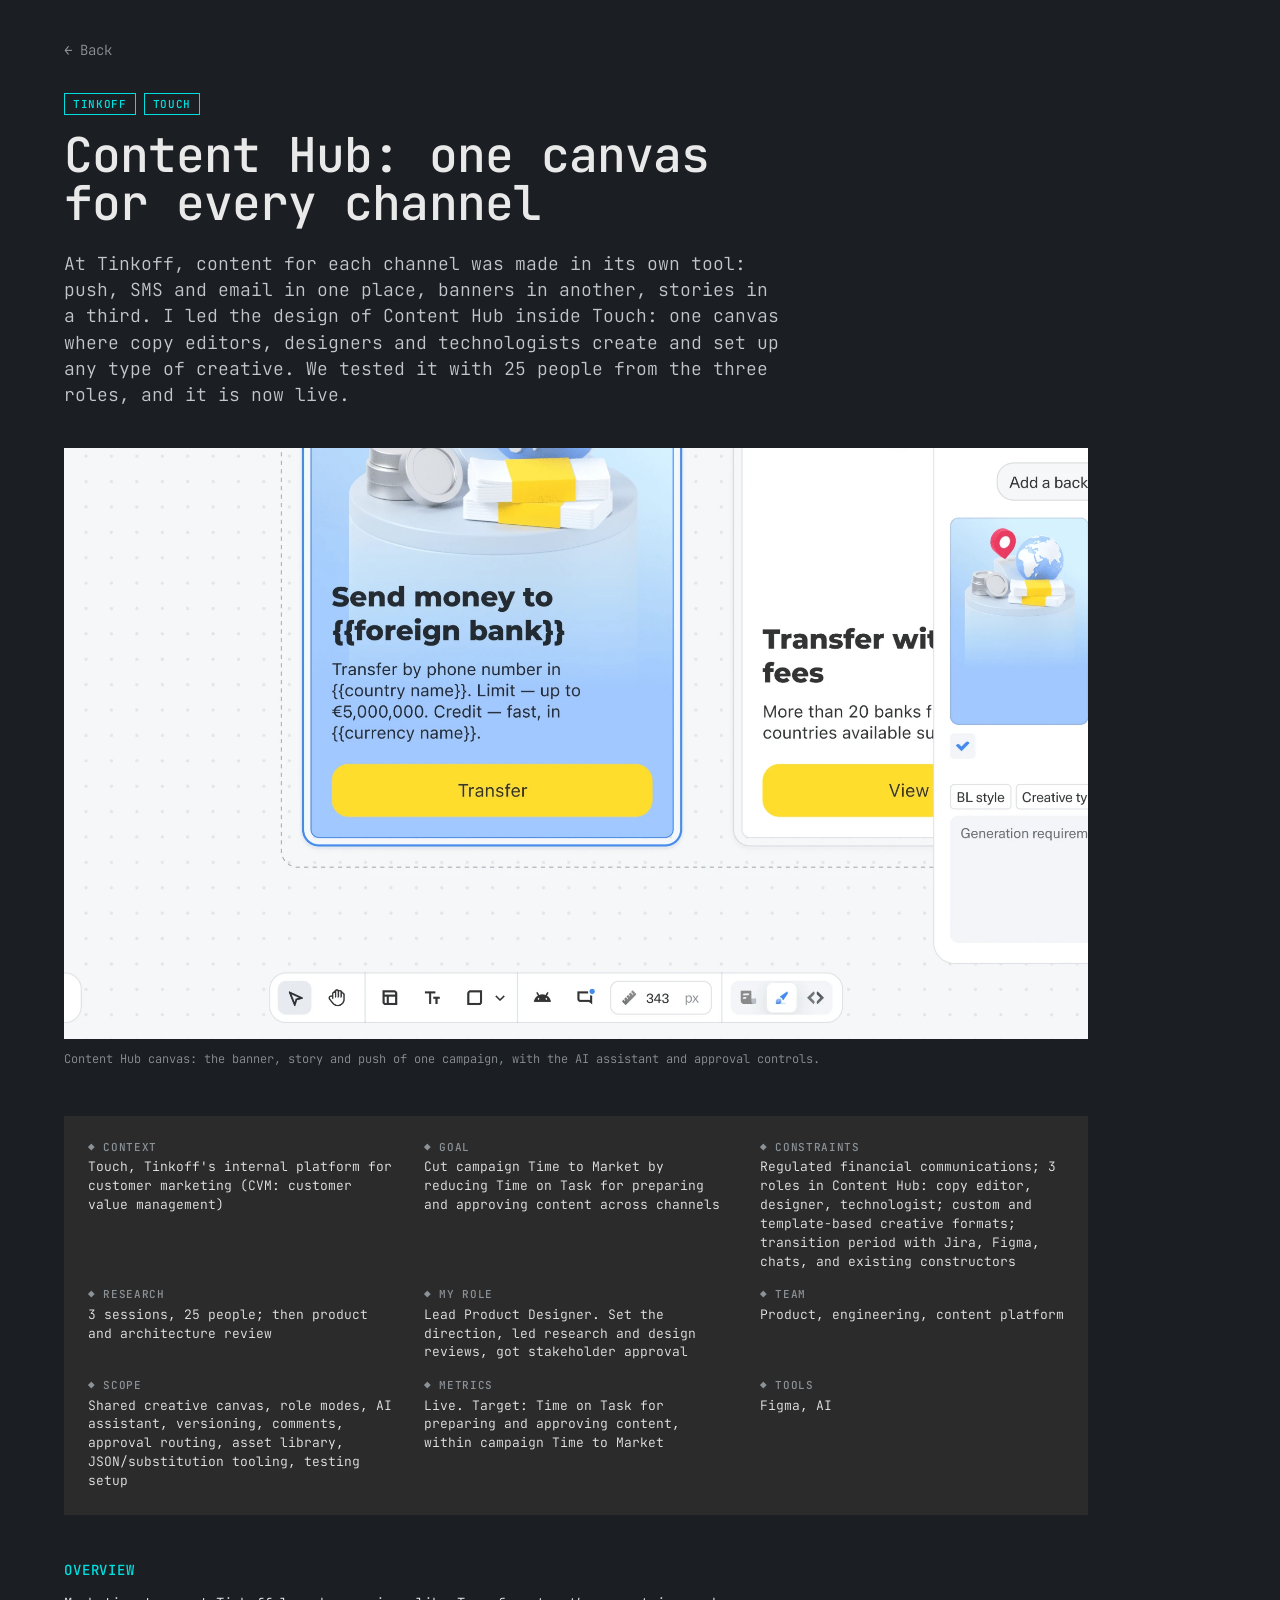
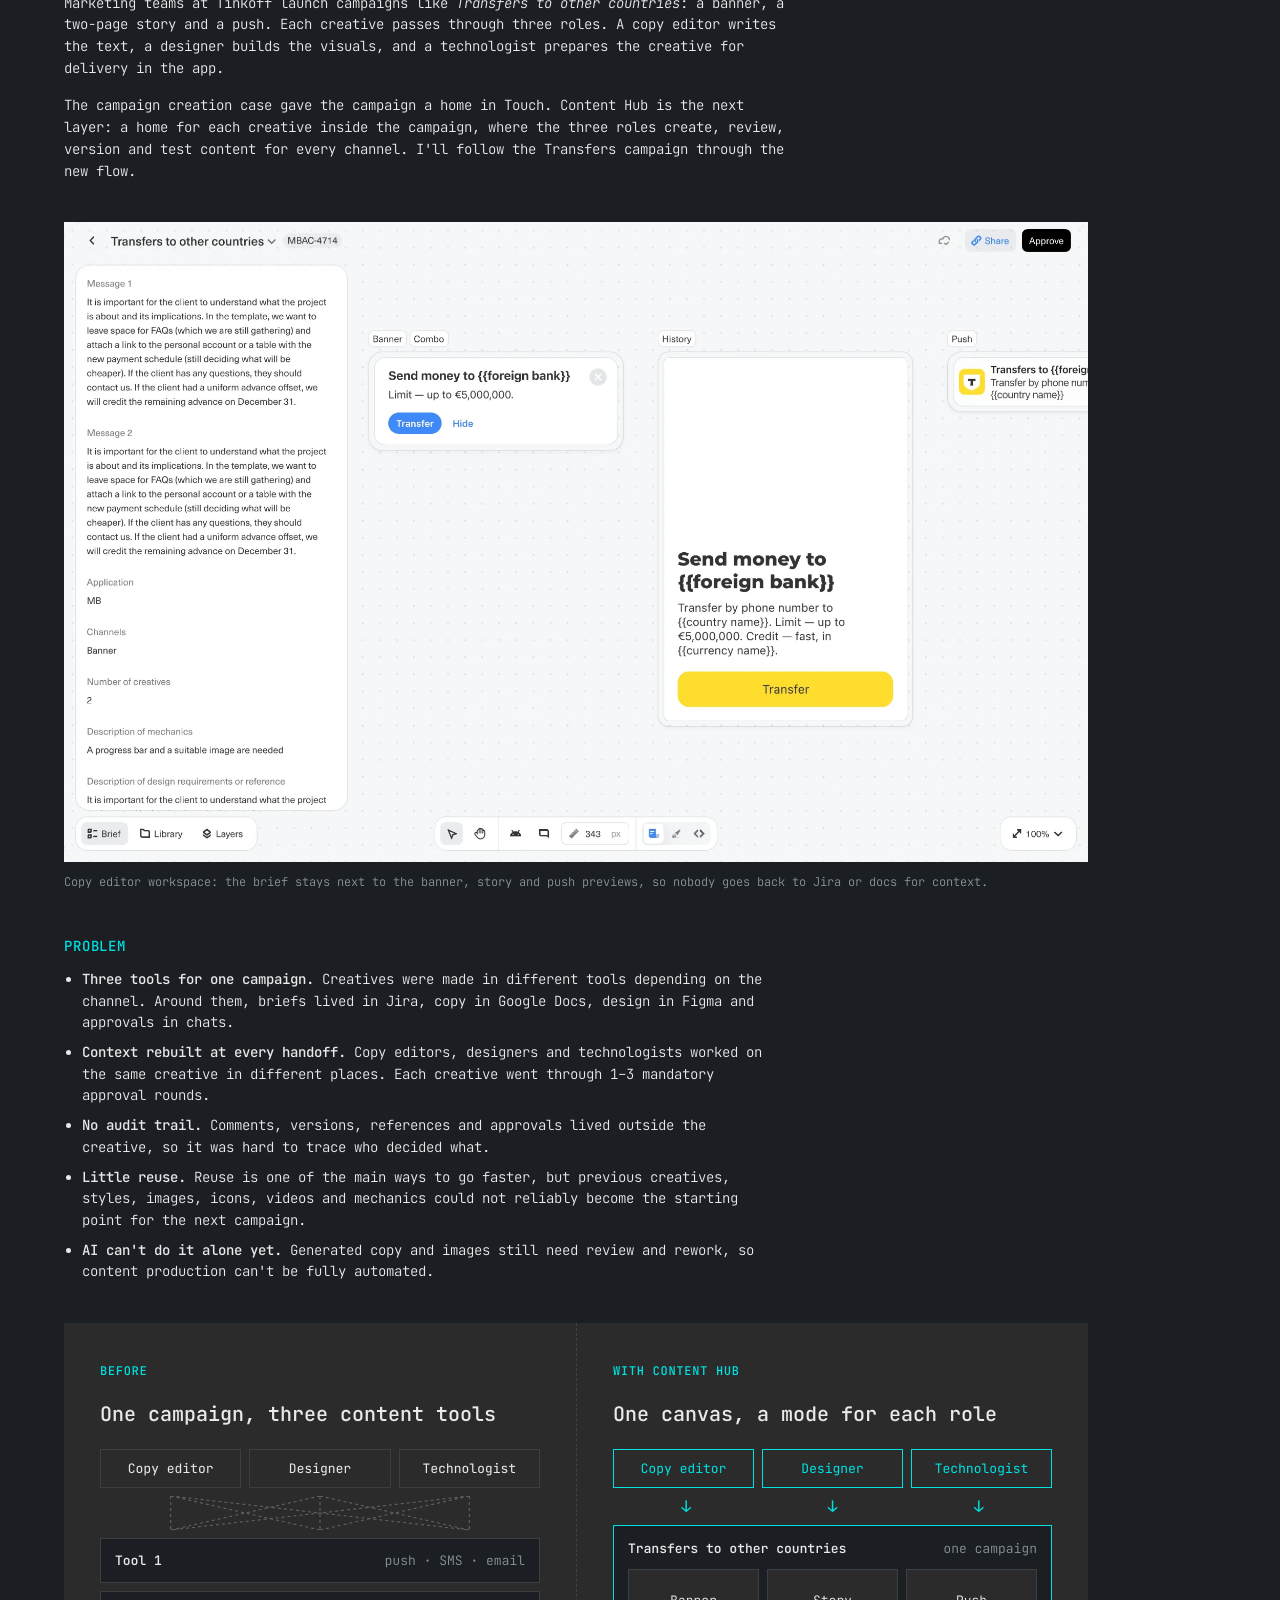
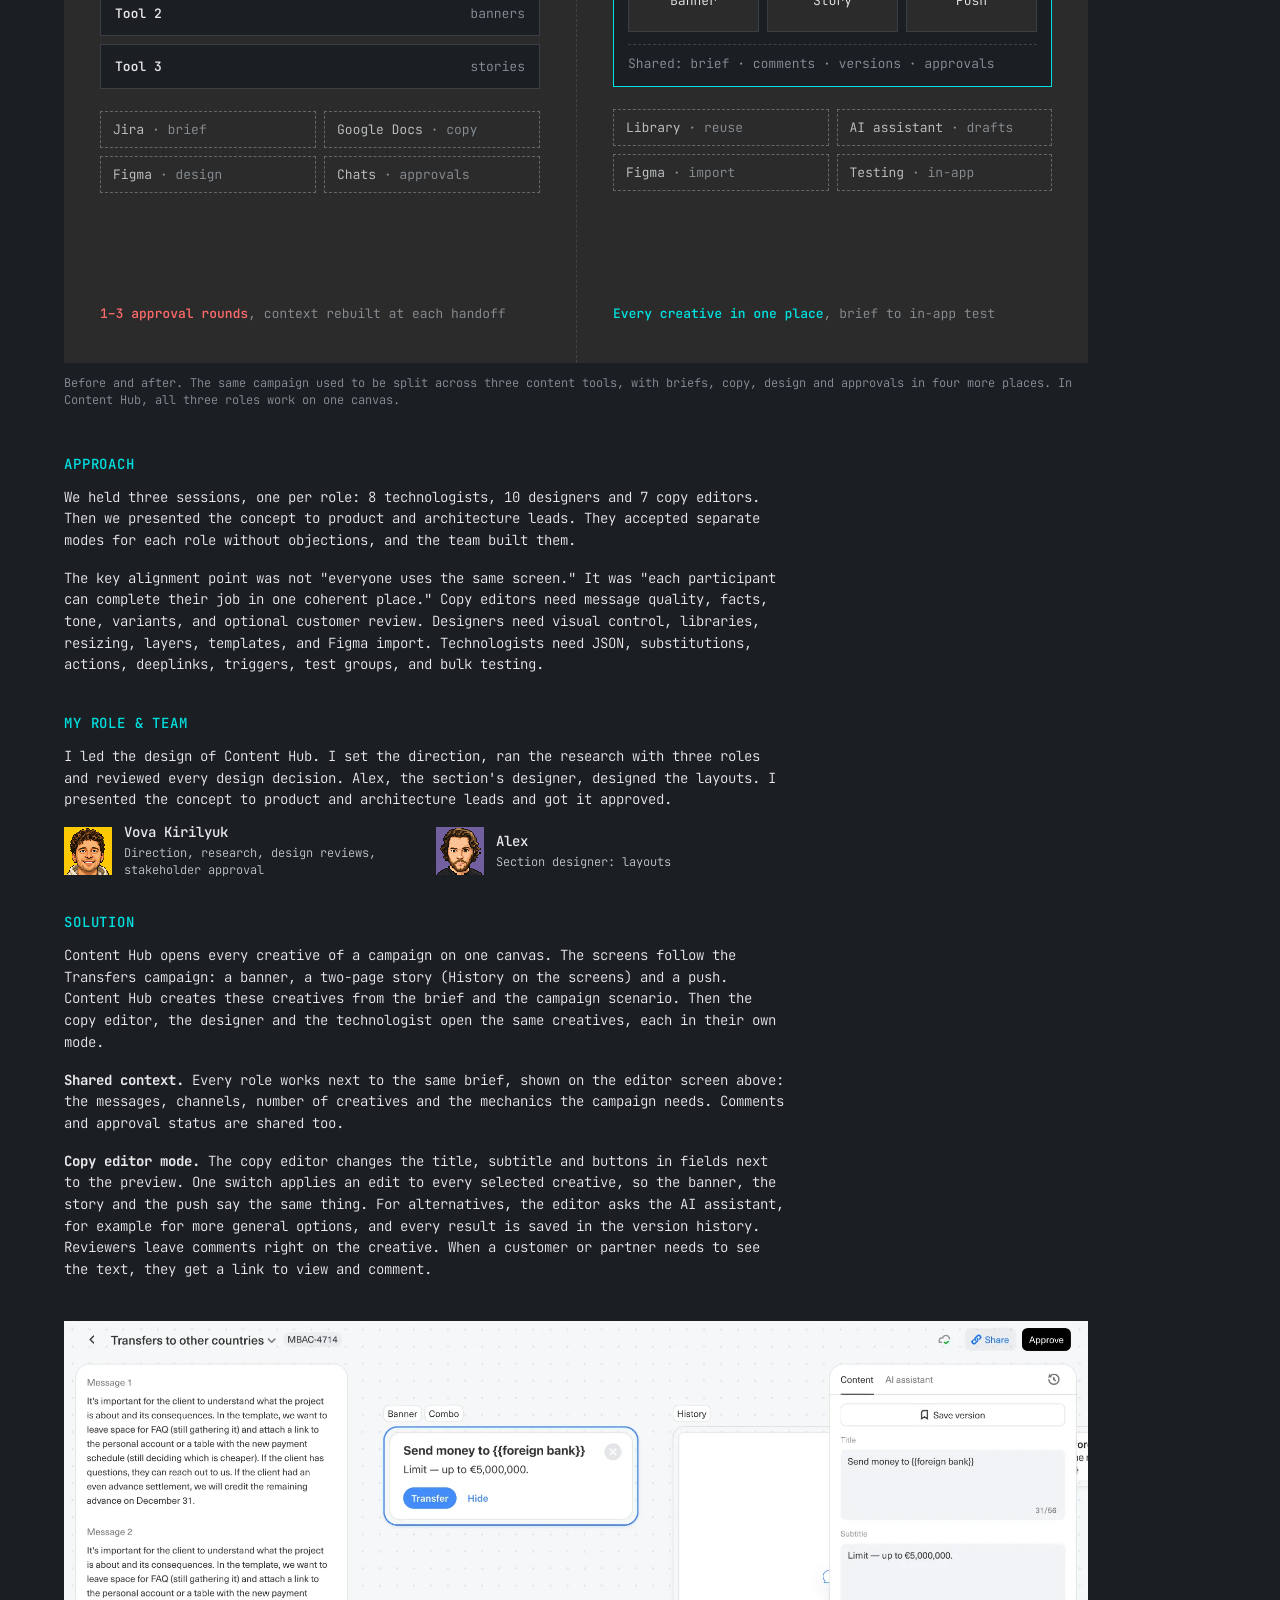
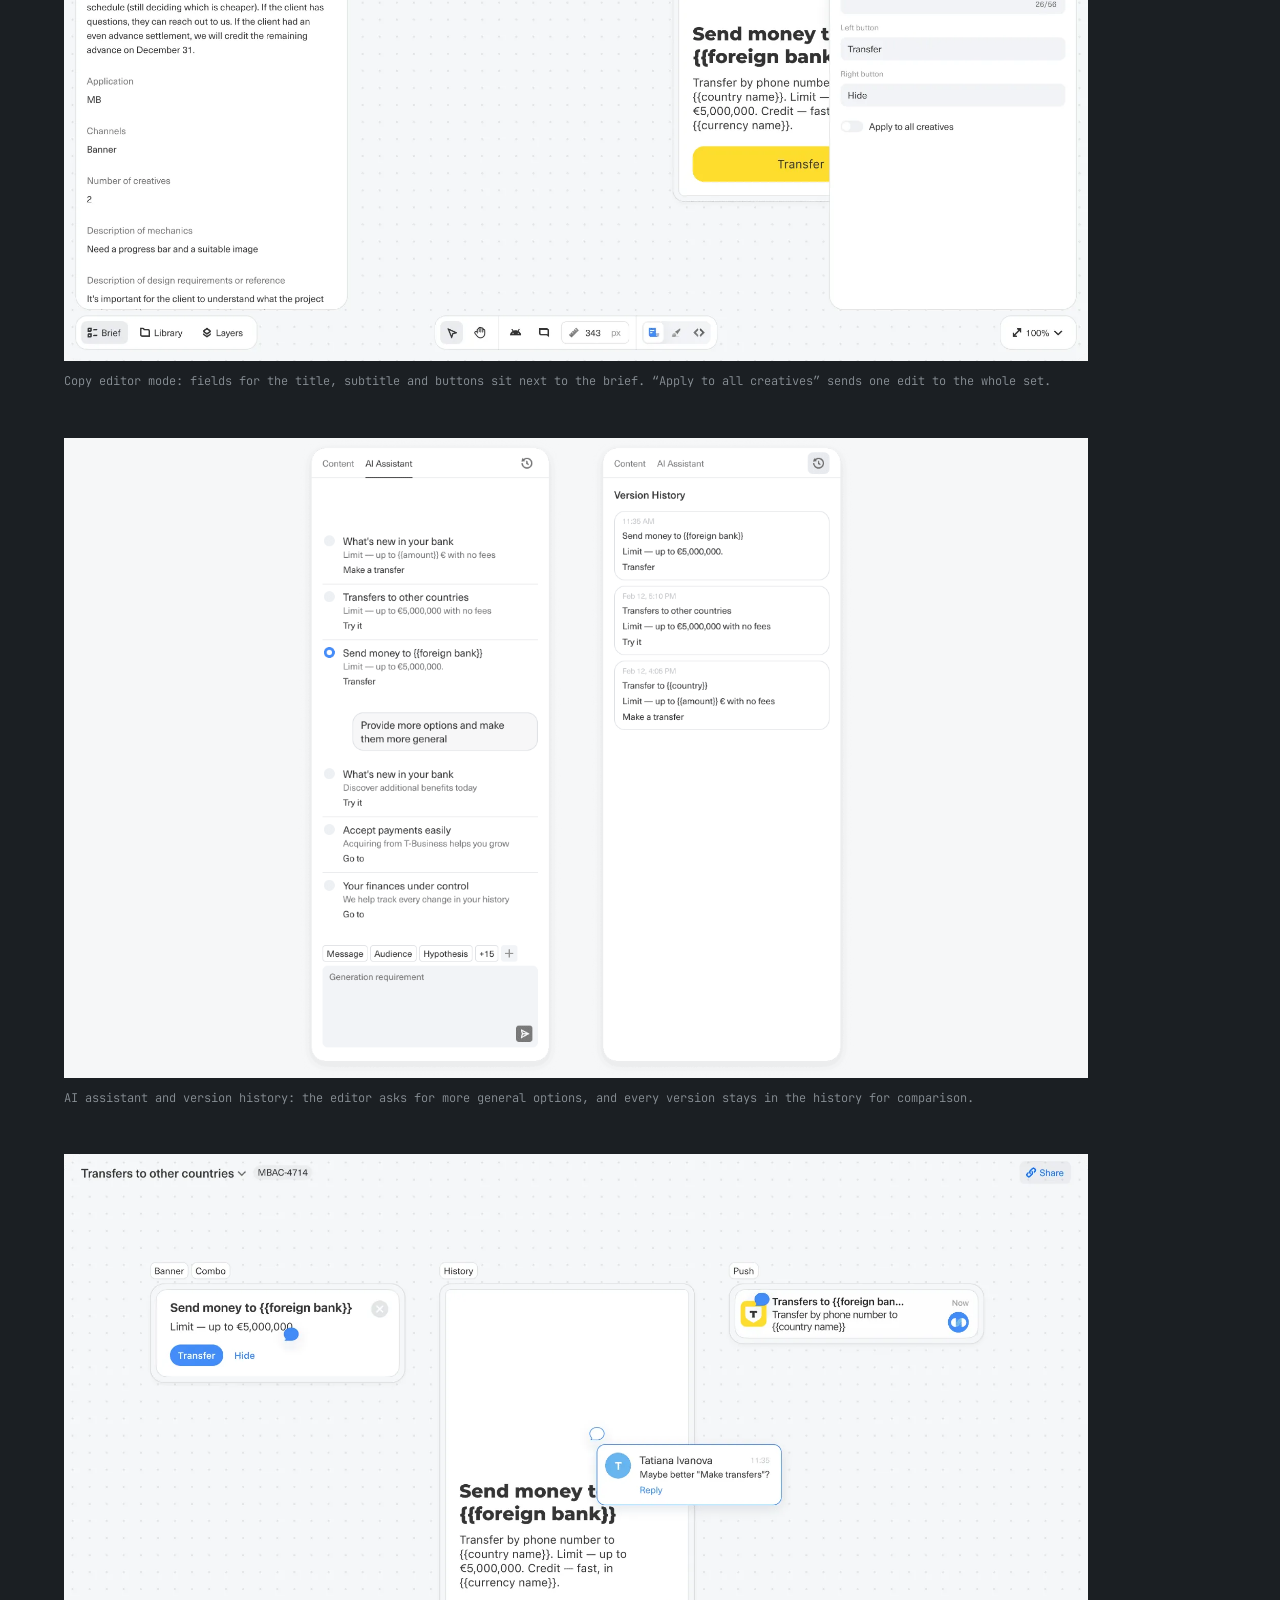
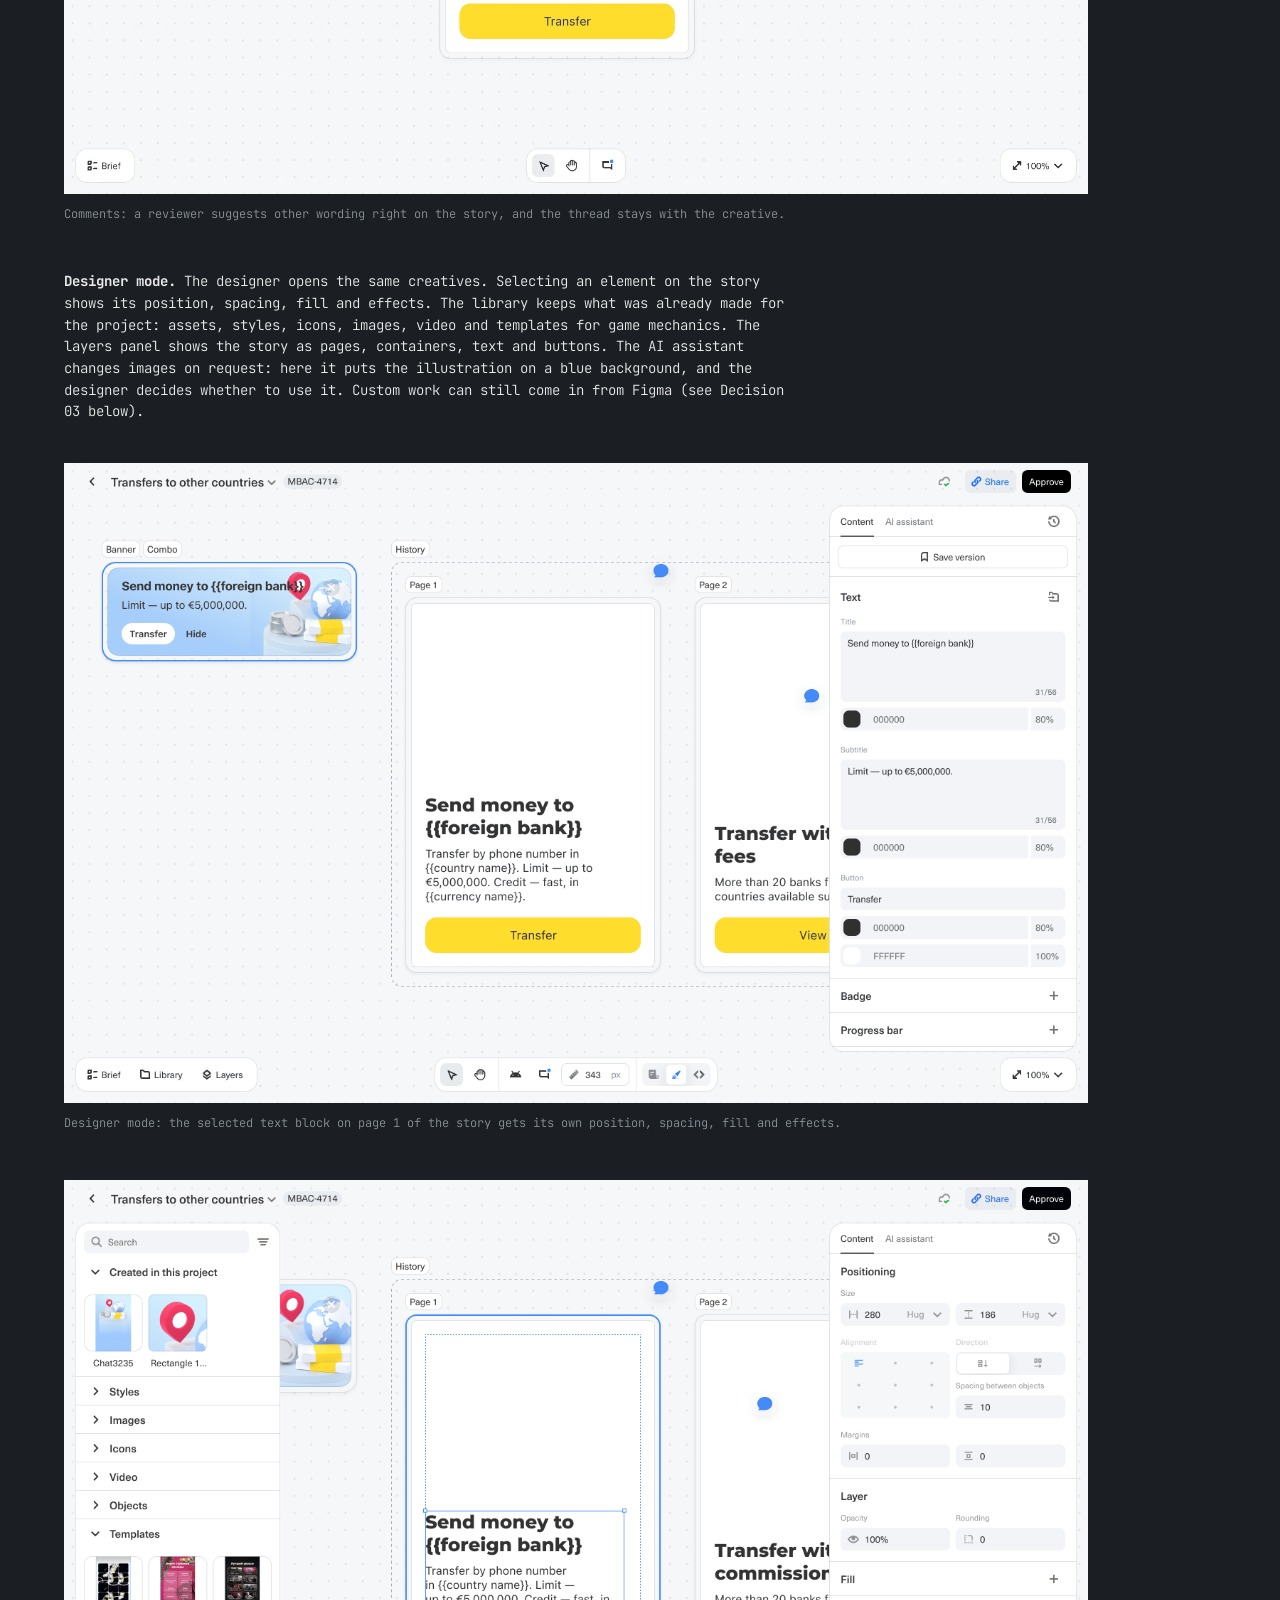
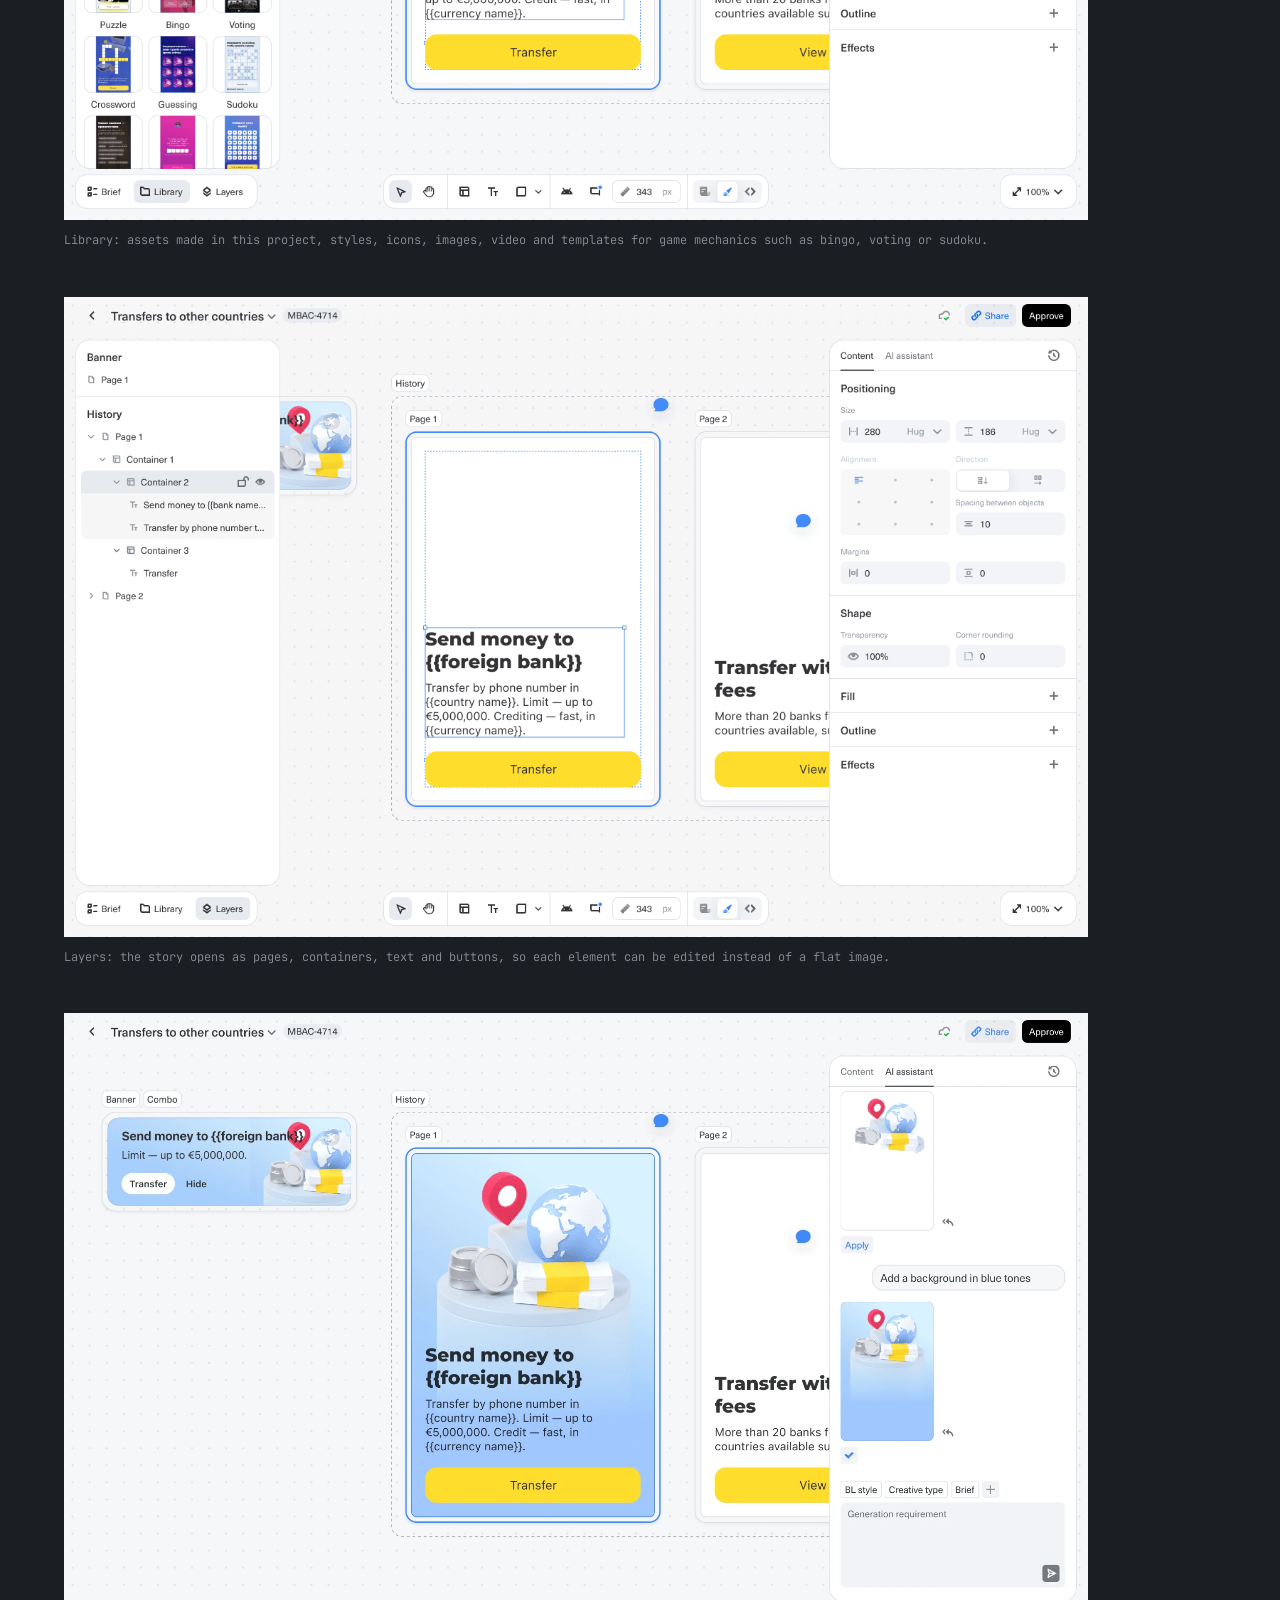
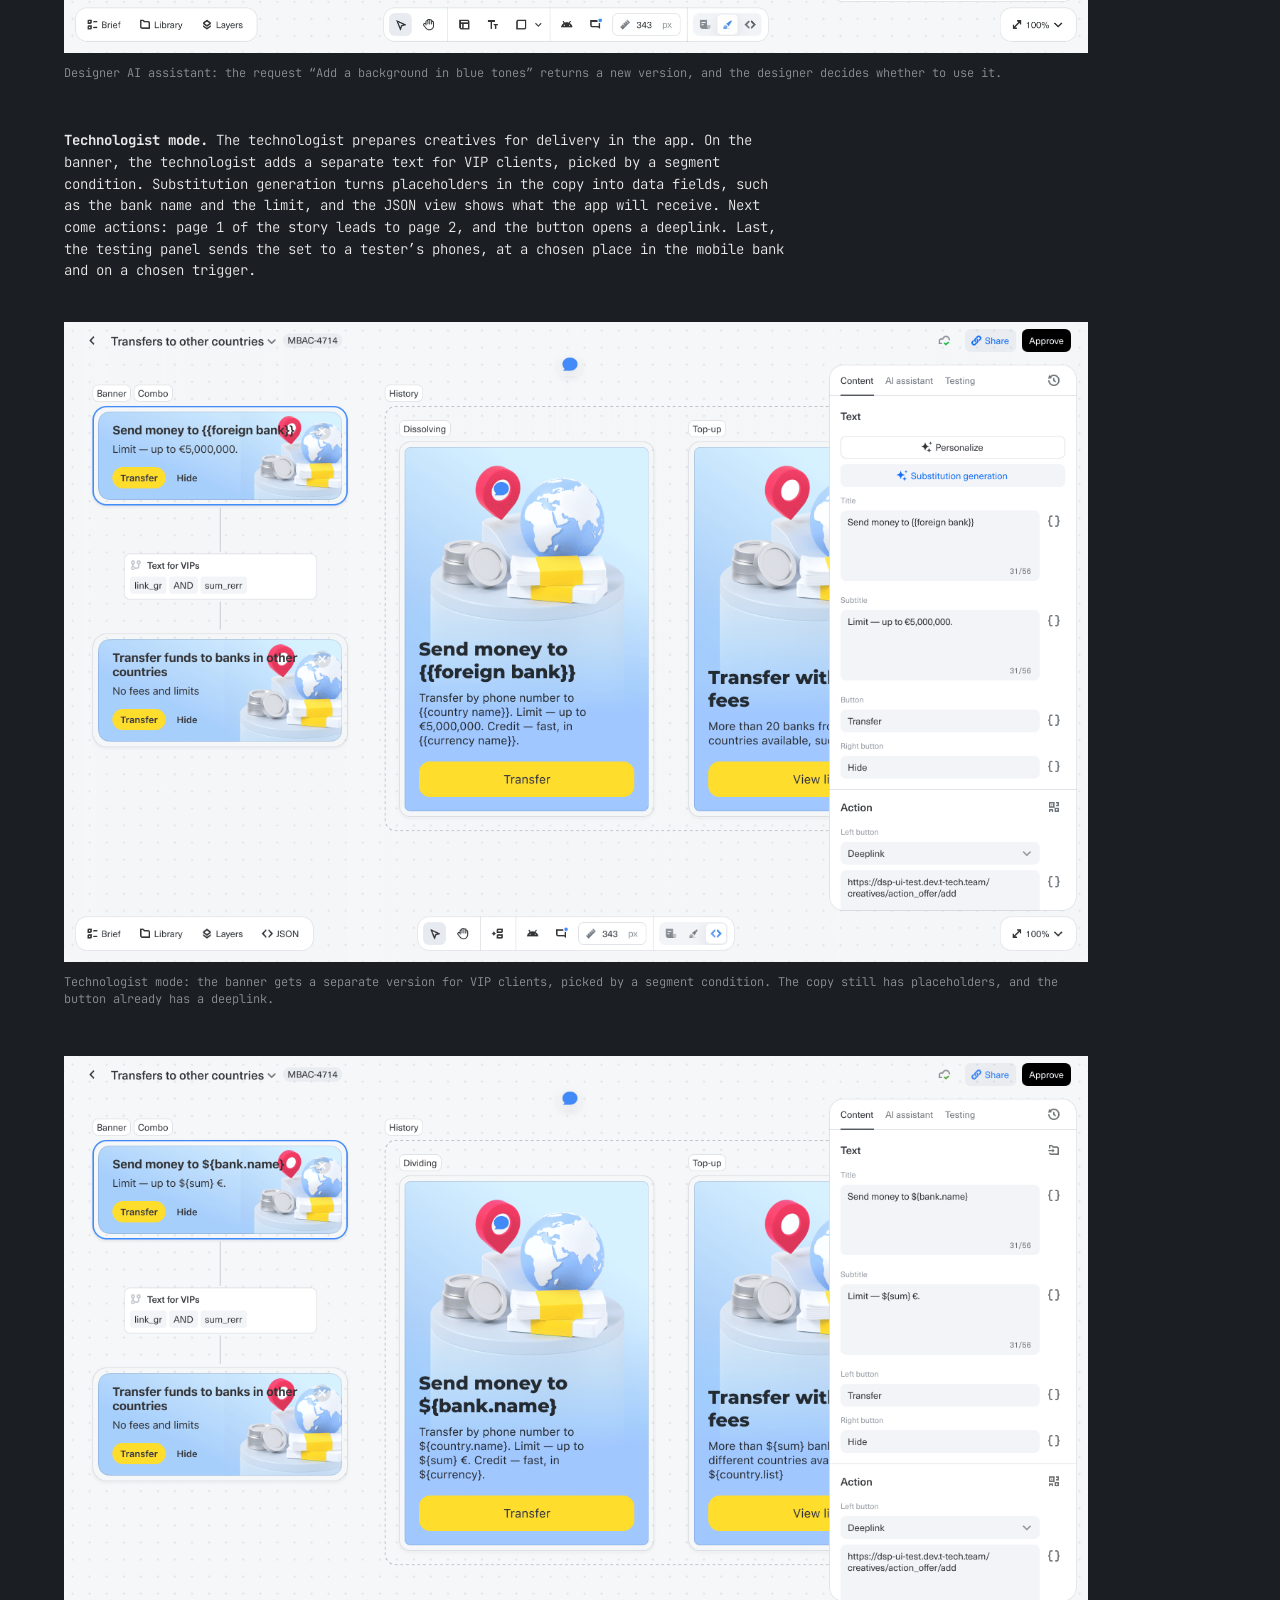
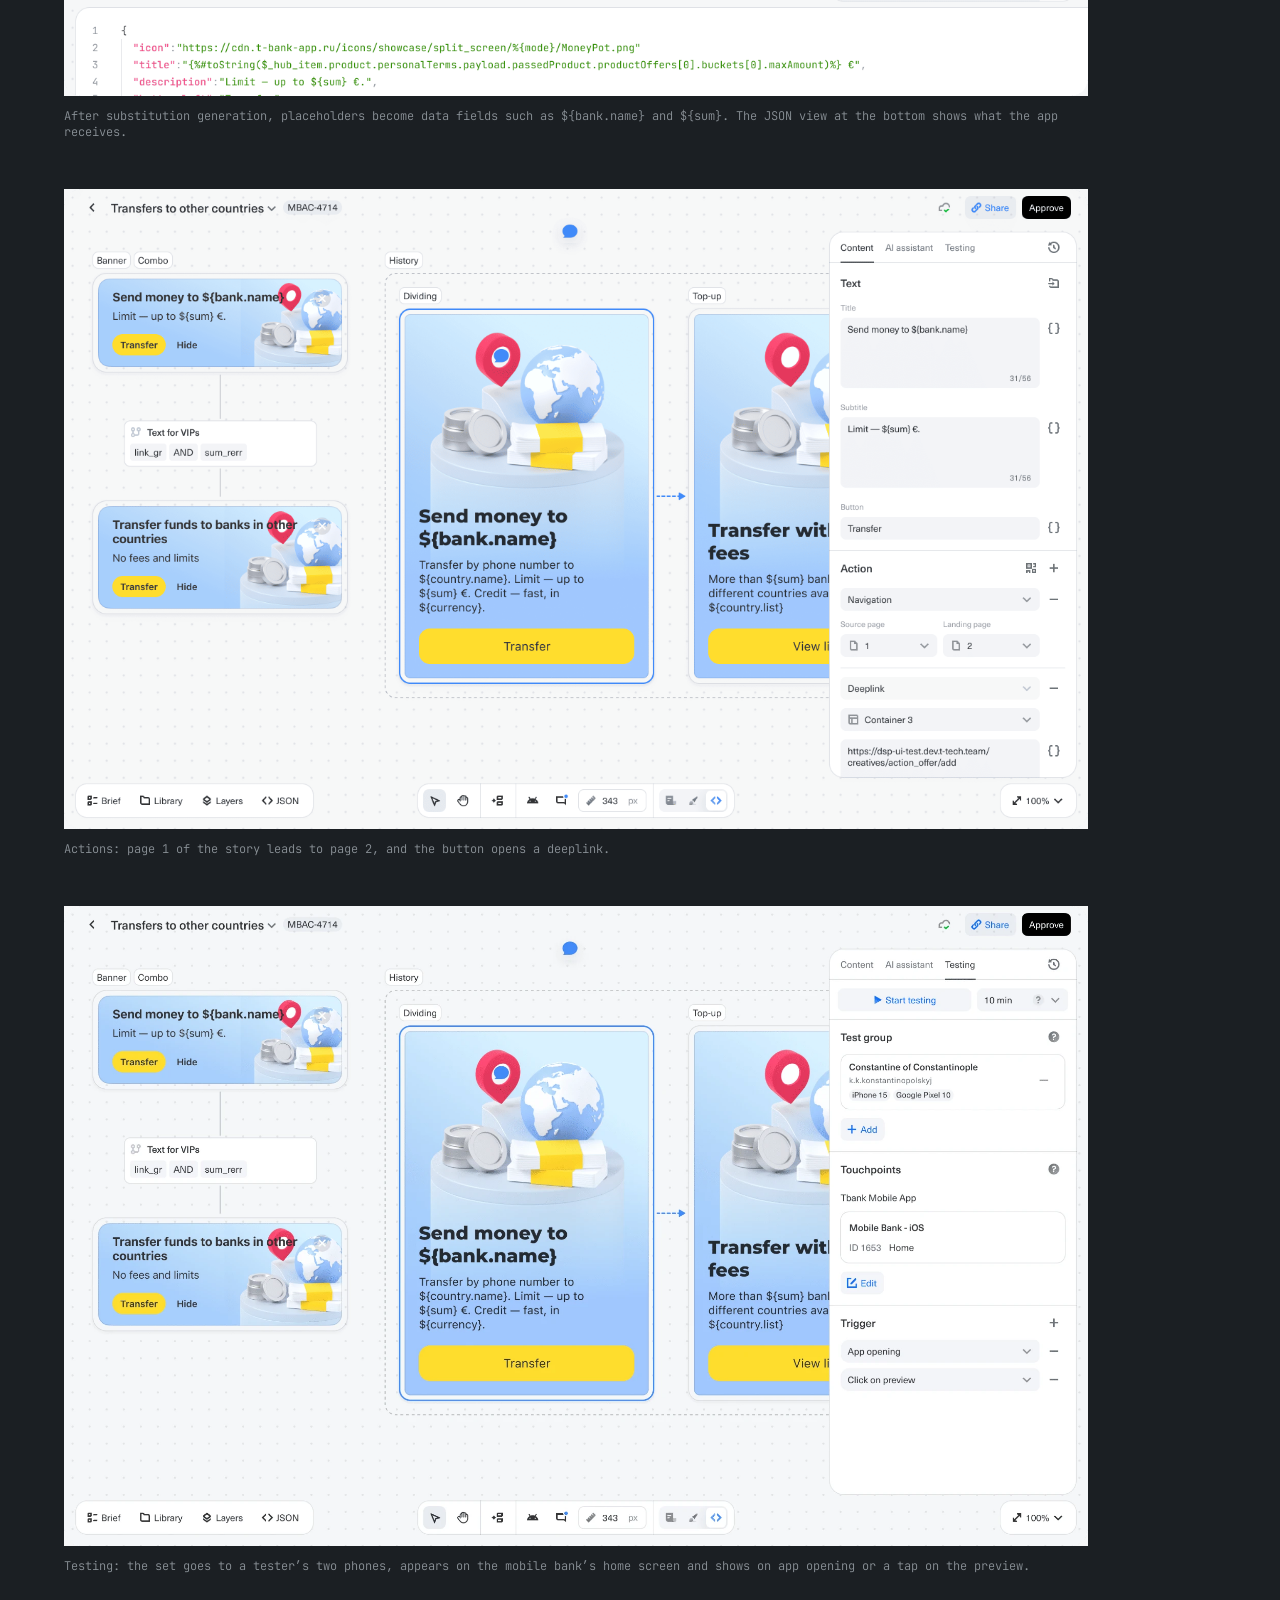
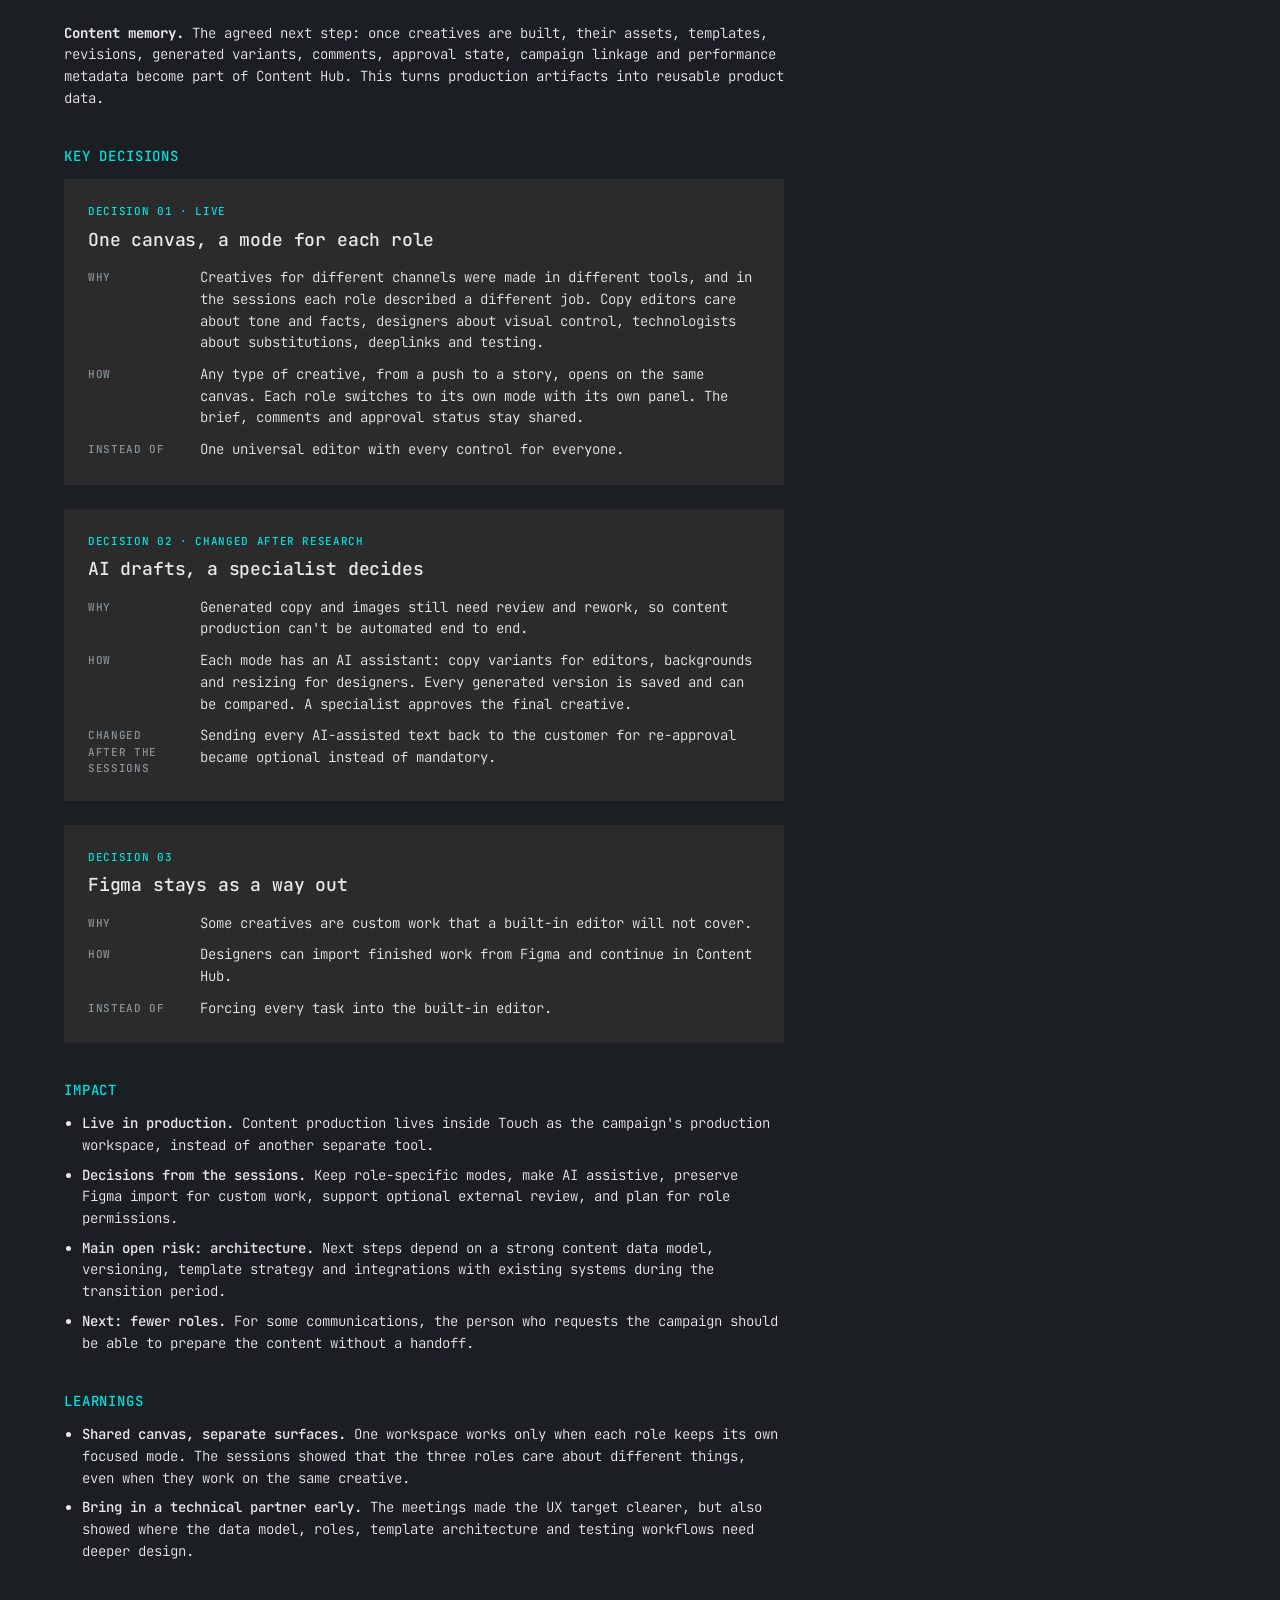
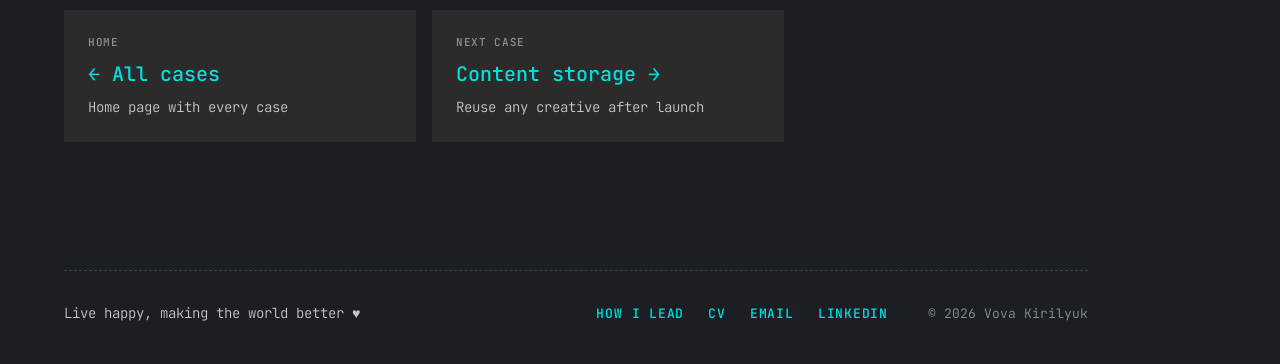
<file: projects/content-production.html>
<!DOCTYPE html>
<html lang="en">
<head>
  <meta charset="utf-8">
  <meta name="viewport" content="width=device-width, initial-scale=1">
  <meta name="robots" content="noindex, nofollow, noarchive, nosnippet">
  <script>
  (function () {
    var base = location.pathname.indexOf('/projects/') !== -1 ? '../' : '';
    var script = document.createElement('script');
    script.src = base + 'js/analytics.js';
    document.head.appendChild(script);
  })();
  </script>
  <script src="../auth.js"></script>
  <title>Content Hub: one canvas for every channel — Vova Kirilyuk</title>
  <meta name="description" content="One canvas for creatives of every channel, with a mode for copy editors, designers and technologists. Live; tested with 25 people from three roles.">
  <meta property="og:type" content="website">
  <meta property="og:site_name" content="Vova Kirilyuk">
  <meta property="og:title" content="Content Hub: one canvas for every channel — Vova Kirilyuk">
  <meta property="og:description" content="One canvas for creatives of every channel, with a mode for copy editors, designers and technologists. Live; tested with 25 people from three roles.">
  <meta property="og:url" content="https://kirilyukvv.github.io/Portfolio/projects/content-production.html">
  <meta property="og:image" content="https://kirilyukvv.github.io/Portfolio/assets/og/content-production.jpg">
  <meta property="og:image:width" content="1200">
  <meta property="og:image:height" content="630">
  <meta name="twitter:card" content="summary_large_image">
  <link rel="icon" href="../favicon.ico" sizes="any">
  <link rel="icon" href="../favicon-32.png" type="image/png" sizes="32x32">
  <link rel="apple-touch-icon" href="../apple-touch-icon.png">
  <link rel="preconnect" href="https://fonts.googleapis.com">
  <link rel="preconnect" href="https://fonts.gstatic.com" crossorigin>
  <link href="https://fonts.googleapis.com/css2?family=JetBrains+Mono:wght@300;400;500;600;700&display=swap" rel="stylesheet">
  <link href="../styles.css?v=52" rel="stylesheet">
</head>
<body class="body">
  <section class="section section-project">
    <div class="container w-container">
      <a class="project-back" href="../index.html">← Back</a>

      <header class="project-header">
        <p class="project-card__badges project-header__badges"><span class="project-card__badge">Tinkoff</span><span class="project-card__badge">Touch</span></p>
        <h1 class="project-title">Content Hub: one canvas for every channel</h1>
        <p class="project-lead">At Tinkoff, content for each channel was made in its own tool: push, SMS and email in one place, banners in another, stories in a third. I led the design of Content Hub inside Touch: one canvas where copy editors, designers and technologists create and set up any type of creative. We tested it with 25 people from the three roles, and it is now live.</p>
      </header>

      <figure class="project-figure">
        <img class="project-figure__image" src="../assets/projects/content-production-cover.webp" alt="Content Hub canvas: a banner for one campaign, the toolbar and the AI assistant" width="2000" height="1155" decoding="async">
        <figcaption class="project-figure__caption">Content Hub canvas: the banner, story and push of one campaign, with the AI assistant and approval controls.</figcaption>
      </figure>

      <dl class="project-highlights">
        <div class="project-highlights__item">
          <dt class="project-highlights__label">◆ Context</dt>
          <dd class="project-highlights__value">Touch, Tinkoff's internal platform for customer marketing (CVM: customer value management)</dd>
        </div>
        <div class="project-highlights__item">
          <dt class="project-highlights__label">◆ Goal</dt>
          <dd class="project-highlights__value">Cut campaign Time to Market by reducing Time on Task for preparing and approving content across channels</dd>
        </div>
        <div class="project-highlights__item">
          <dt class="project-highlights__label">◆ Constraints</dt>
          <dd class="project-highlights__value">Regulated financial communications; 3 roles in Content Hub: copy editor, designer, technologist; custom and template-based creative formats; transition period with Jira, Figma, chats, and existing constructors</dd>
        </div>
        <div class="project-highlights__item">
          <dt class="project-highlights__label">◆ Research</dt>
          <dd class="project-highlights__value">3 sessions, 25 people; then product and architecture review</dd>
        </div>
        <div class="project-highlights__item">
          <dt class="project-highlights__label">◆ My role</dt>
          <dd class="project-highlights__value">Lead Product Designer. Set the direction, led research and design reviews, got stakeholder approval</dd>
        </div>
        <div class="project-highlights__item">
          <dt class="project-highlights__label">◆ Team</dt>
          <dd class="project-highlights__value">Product, engineering, content platform</dd>
        </div>
        <div class="project-highlights__item">
          <dt class="project-highlights__label">◆ Scope</dt>
          <dd class="project-highlights__value">Shared creative canvas, role modes, AI assistant, versioning, comments, approval routing, asset library, JSON/substitution tooling, testing setup</dd>
        </div>
        <div class="project-highlights__item">
          <dt class="project-highlights__label">◆ Metrics</dt>
          <dd class="project-highlights__value">Live. Target: Time on Task for preparing and approving content, within campaign Time to Market</dd>
        </div>
        <div class="project-highlights__item">
          <dt class="project-highlights__label">◆ Tools</dt>
          <dd class="project-highlights__value">Figma, AI</dd>
        </div>
      </dl>

      <div class="project-content project-content--wide">
        <section class="project-block">
          <h2 class="project-block__title">Overview</h2>
          <p class="project-text">Marketing teams at Tinkoff launch campaigns like <em>Transfers to other countries</em>: a banner, a two-page story and a push. Each creative passes through three roles. A copy editor writes the text, a designer builds the visuals, and a technologist prepares the creative for delivery in the app.</p>
          <p class="project-text">The campaign creation case gave the campaign a home in Touch. Content Hub is the next layer: a home for each creative inside the campaign, where the three roles create, review, version and test content for every channel. I'll follow the Transfers campaign through the new flow.</p>
        </section>

        <figure class="project-figure">
          <img class="project-figure__image" src="../assets/projects/content-production/editors-01.webp" alt="Copy editor workspace with the brief next to creative previews" width="2048" height="1280" loading="lazy" decoding="async">
          <figcaption class="project-figure__caption">Copy editor workspace: the brief stays next to the banner, story and push previews, so nobody goes back to Jira or docs for context.</figcaption>
        </figure>

        <section class="project-block">
          <h2 class="project-block__title">Problem</h2>
          <ul class="project-list">
            <li><strong>Three tools for one campaign.</strong> Creatives were made in different tools depending on the channel. Around them, briefs lived in Jira, copy in Google Docs, design in Figma and approvals in chats.</li>
            <li><strong>Context rebuilt at every handoff.</strong> Copy editors, designers and technologists worked on the same creative in different places. Each creative went through 1–3 mandatory approval rounds.</li>
            <li><strong>No audit trail.</strong> Comments, versions, references and approvals lived outside the creative, so it was hard to trace who decided what.</li>
            <li><strong>Little reuse.</strong> Reuse is one of the main ways to go faster, but previous creatives, styles, images, icons, videos and mechanics could not reliably become the starting point for the next campaign.</li>
            <li><strong>AI can't do it alone yet.</strong> Generated copy and images still need review and rework, so content production can't be fully automated.</li>
          </ul>
        </section>

        <figure class="project-figure">
          <img class="project-figure__image" src="../assets/projects/content-production/before-after.png" alt="Before: one campaign split across three content tools plus Jira, Google Docs, Figma and chats. After: one canvas with a mode for each role" width="2048" height="1280" loading="lazy" decoding="async">
          <figcaption class="project-figure__caption">Before and after. The same campaign used to be split across three content tools, with briefs, copy, design and approvals in four more places. In Content Hub, all three roles work on one canvas.</figcaption>
        </figure>

        <section class="project-block">
          <h2 class="project-block__title">Approach</h2>
          <p class="project-text">We held three sessions, one per role: 8 technologists, 10 designers and 7 copy editors. Then we presented the concept to product and architecture leads. They accepted separate modes for each role without objections, and the team built them.</p>
          <p class="project-text">The key alignment point was not "everyone uses the same screen." It was "each participant can complete their job in one coherent place." Copy editors need message quality, facts, tone, variants, and optional customer review. Designers need visual control, libraries, resizing, layers, templates, and Figma import. Technologists need JSON, substitutions, actions, deeplinks, triggers, test groups, and bulk testing.</p>
        </section>

        <section class="project-block">
          <h2 class="project-block__title">My role &amp; team</h2>
          <p class="project-text">I led the design of Content Hub. I set the direction, ran the research with three roles and reviewed every design decision. Alex, the section's designer, designed the layouts. I presented the concept to product and architecture leads and got it approved.</p>
          <section class="project-designers project-designers--block" aria-label="Design team">
            <ul class="project-designers__list">
              <li class="project-designer">
                <img class="project-designer__avatar" src="../assets/team/Vova.png" alt="" width="48" height="48" decoding="async">
                <div class="project-designer__info">
                  <p class="project-designer__name">Vova Kirilyuk</p>
                  <p class="project-designer__area">Direction, research, design reviews, stakeholder approval</p>
                </div>
              </li>
              <li class="project-designer">
                <img class="project-designer__avatar" src="../assets/team/Alex.png" alt="" width="48" height="48" loading="lazy" decoding="async">
                <div class="project-designer__info">
                  <p class="project-designer__name">Alex</p>
                  <p class="project-designer__area">Section designer: layouts</p>
                </div>
              </li>
            </ul>
          </section>
        </section>

        <section class="project-block">
          <h2 class="project-block__title">Solution</h2>
          <p class="project-text">Content Hub opens every creative of a campaign on one canvas. The screens follow the Transfers campaign: a banner, a two-page story (History on the screens) and a push. Content Hub creates these creatives from the brief and the campaign scenario. Then the copy editor, the designer and the technologist open the same creatives, each in their own mode.</p>
          <p class="project-text"><strong>Shared context.</strong> Every role works next to the same brief, shown on the editor screen above: the messages, channels, number of creatives and the mechanics the campaign needs. Comments and approval status are shared too.</p>
          <p class="project-text"><strong>Copy editor mode.</strong> The copy editor changes the title, subtitle and buttons in fields next to the preview. One switch applies an edit to every selected creative, so the banner, the story and the push say the same thing. For alternatives, the editor asks the AI assistant, for example for more general options, and every result is saved in the version history. Reviewers leave comments right on the creative. When a customer or partner needs to see the text, they get a link to view and comment.</p>
        </section>

        <figure class="project-figure">
          <img class="project-figure__image" src="../assets/projects/content-production/editors-02.webp" alt="Copy editor mode with text fields and the apply-to-all switch" width="2048" height="1280" loading="lazy" decoding="async">
          <figcaption class="project-figure__caption">Copy editor mode: fields for the title, subtitle and buttons sit next to the brief. “Apply to all creatives” sends one edit to the whole set.</figcaption>
        </figure>

        <figure class="project-figure project-figure--portrait">
          <img class="project-figure__image" src="../assets/projects/content-production/editors-03.png" alt="AI assistant with text variants and version history" width="1632" height="1880" loading="lazy" decoding="async">
          <figcaption class="project-figure__caption">AI assistant and version history: the editor asks for more general options, and every version stays in the history for comparison.</figcaption>
        </figure>

        <figure class="project-figure">
          <img class="project-figure__image" src="../assets/projects/content-production/editors-04.webp" alt="Comment left on the story preview" width="2048" height="1280" loading="lazy" decoding="async">
          <figcaption class="project-figure__caption">Comments: a reviewer suggests other wording right on the story, and the thread stays with the creative.</figcaption>
        </figure>

        <section class="project-block">
          <p class="project-text"><strong>Designer mode.</strong> The designer opens the same creatives. Selecting an element on the story shows its position, spacing, fill and effects. The library keeps what was already made for the project: assets, styles, icons, images, video and templates for game mechanics. The layers panel shows the story as pages, containers, text and buttons. The AI assistant changes images on request: here it puts the illustration on a blue background, and the designer decides whether to use it. Custom work can still come in from Figma (see Decision 03 below).</p>
        </section>

        <figure class="project-figure">
          <img class="project-figure__image" src="../assets/projects/content-production/designers-01.png" alt="Designer mode with position, spacing and fill settings" width="2048" height="1280" loading="lazy" decoding="async">
          <figcaption class="project-figure__caption">Designer mode: the selected text block on page 1 of the story gets its own position, spacing, fill and effects.</figcaption>
        </figure>

        <figure class="project-figure">
          <img class="project-figure__image" src="../assets/projects/content-production/designers-02.png" alt="Library with project assets, styles and game templates" width="2048" height="1280" loading="lazy" decoding="async">
          <figcaption class="project-figure__caption">Library: assets made in this project, styles, icons, images, video and templates for game mechanics such as bingo, voting or sudoku.</figcaption>
        </figure>

        <figure class="project-figure">
          <img class="project-figure__image" src="../assets/projects/content-production/designers-03.png" alt="Layers panel with story pages, containers, text and buttons" width="2048" height="1280" loading="lazy" decoding="async">
          <figcaption class="project-figure__caption">Layers: the story opens as pages, containers, text and buttons, so each element can be edited instead of a flat image.</figcaption>
        </figure>

        <figure class="project-figure">
          <img class="project-figure__image" src="../assets/projects/content-production/designers-04.webp" alt="Designer AI assistant generating a blue background" width="2048" height="1280" loading="lazy" decoding="async">
          <figcaption class="project-figure__caption">Designer AI assistant: the request “Add a background in blue tones” returns a new version, and the designer decides whether to use it.</figcaption>
        </figure>

        <section class="project-block">
          <p class="project-text"><strong>Technologist mode.</strong> The technologist prepares creatives for delivery in the app. On the banner, the technologist adds a separate text for VIP clients, picked by a segment condition. Substitution generation turns placeholders in the copy into data fields, such as the bank name and the limit, and the JSON view shows what the app will receive. Next come actions: page 1 of the story leads to page 2, and the button opens a deeplink. Last, the testing panel sends the set to a tester’s phones, at a chosen place in the mobile bank and on a chosen trigger.</p>
        </section>

        <figure class="project-figure">
          <img class="project-figure__image" src="../assets/projects/content-production/technologists-01.png" alt="Technologist mode with a VIP text branch, substitutions and a deeplink" width="2048" height="1280" loading="lazy" decoding="async">
          <figcaption class="project-figure__caption">Technologist mode: the banner gets a separate version for VIP clients, picked by a segment condition. The copy still has placeholders, and the button already has a deeplink.</figcaption>
        </figure>

        <figure class="project-figure">
          <img class="project-figure__image" src="../assets/projects/content-production/technologists-02.png" alt="Copy with data substitutions and the JSON view" width="2048" height="1280" loading="lazy" decoding="async">
          <figcaption class="project-figure__caption">After substitution generation, placeholders become data fields such as ${bank.name} and ${sum}. The JSON view at the bottom shows what the app receives.</figcaption>
        </figure>

        <figure class="project-figure">
          <img class="project-figure__image" src="../assets/projects/content-production/technologists-03.png" alt="Navigation from story page 1 to page 2 and a deeplink" width="2048" height="1280" loading="lazy" decoding="async">
          <figcaption class="project-figure__caption">Actions: page 1 of the story leads to page 2, and the button opens a deeplink.</figcaption>
        </figure>

        <figure class="project-figure">
          <img class="project-figure__image" src="../assets/projects/content-production/technologists-04.webp" alt="Testing panel with test group, touchpoints and triggers" width="2048" height="1280" loading="lazy" decoding="async">
          <figcaption class="project-figure__caption">Testing: the set goes to a tester’s two phones, appears on the mobile bank’s home screen and shows on app opening or a tap on the preview.</figcaption>
        </figure>

        <section class="project-block">
          <p class="project-text"><strong>Content memory.</strong> The agreed next step: once creatives are built, their assets, templates, revisions, generated variants, comments, approval state, campaign linkage and performance metadata become part of Content Hub. This turns production artifacts into reusable product data.</p>
        </section>

        <section class="project-block project-block--wide">
          <h2 class="project-block__title">Key decisions</h2>

          <article class="project-decision">
            <p class="project-decision__index">Decision 01 · Live</p>
            <h3 class="project-decision__title">One canvas, a mode for each role</h3>
            <dl class="project-decision__rows">
              <dt>Why</dt>
              <dd>Creatives for different channels were made in different tools, and in the sessions each role described a different job. Copy editors care about tone and facts, designers about visual control, technologists about substitutions, deeplinks and testing.</dd>
              <dt>How</dt>
              <dd>Any type of creative, from a push to a story, opens on the same canvas. Each role switches to its own mode with its own panel. The brief, comments and approval status stay shared.</dd>
              <dt>Instead of</dt>
              <dd>One universal editor with every control for everyone.</dd>
            </dl>
          </article>

          <article class="project-decision">
            <p class="project-decision__index">Decision 02 · Changed after research</p>
            <h3 class="project-decision__title">AI drafts, a specialist decides</h3>
            <dl class="project-decision__rows">
              <dt>Why</dt>
              <dd>Generated copy and images still need review and rework, so content production can't be automated end to end.</dd>
              <dt>How</dt>
              <dd>Each mode has an AI assistant: copy variants for editors, backgrounds and resizing for designers. Every generated version is saved and can be compared. A specialist approves the final creative.</dd>
              <dt>Changed after the sessions</dt>
              <dd>Sending every AI-assisted text back to the customer for re-approval became optional instead of mandatory.</dd>
            </dl>
          </article>

          <article class="project-decision">
            <p class="project-decision__index">Decision 03</p>
            <h3 class="project-decision__title">Figma stays as a way out</h3>
            <dl class="project-decision__rows">
              <dt>Why</dt>
              <dd>Some creatives are custom work that a built-in editor will not cover.</dd>
              <dt>How</dt>
              <dd>Designers can import finished work from Figma and continue in Content Hub.</dd>
              <dt>Instead of</dt>
              <dd>Forcing every task into the built-in editor.</dd>
            </dl>
          </article>

        </section>

        <section class="project-block">
          <h2 class="project-block__title">Impact</h2>
          <ul class="project-list">
            <li><strong>Live in production.</strong> Content production lives inside Touch as the campaign's production workspace, instead of another separate tool.</li>
            <li><strong>Decisions from the sessions.</strong> Keep role-specific modes, make AI assistive, preserve Figma import for custom work, support optional external review, and plan for role permissions.</li>
            <li><strong>Main open risk: architecture.</strong> Next steps depend on a strong content data model, versioning, template strategy and integrations with existing systems during the transition period.</li>
            <li><strong>Next: fewer roles.</strong> For some communications, the person who requests the campaign should be able to prepare the content without a handoff.</li>
          </ul>
        </section>

        <section class="project-block">
          <h2 class="project-block__title">Learnings</h2>
          <ul class="project-list">
            <li><strong>Shared canvas, separate surfaces.</strong> One workspace works only when each role keeps its own focused mode. The sessions showed that the three roles care about different things, even when they work on the same creative.</li>
            <li><strong>Bring in a technical partner early.</strong> The meetings made the UX target clearer, but also showed where the data model, roles, template architecture and testing workflows need deeper design.</li>
          </ul>
        </section>
      </div>
      <nav class="next-nav" aria-label="More">
        <a class="next-page" href="../index.html">
          <span class="next-page__label">Home</span>
          <span class="next-page__title">← All cases</span>
          <span class="next-page__desc">Home page with every case</span>
        </a>
        <a class="next-page" href="content-storage.html">
          <span class="next-page__label">Next case</span>
          <span class="next-page__title">Content storage →</span>
          <span class="next-page__desc">Reuse any creative after launch</span>
        </a>
      </nav>
    </div>
  </section>
  <footer class="site-footer site-footer--content">
    <div class="w-container">
      <div class="site-footer__inner">
      <p class="site-footer__slogan">Live happy, making the world better ♥</p>
      <nav class="site-footer__links" aria-label="Footer">
        <a class="site-footer__link" href="../management.html">How I lead</a>
        <a class="site-footer__link" href="../cv.html">CV</a>
        <a class="site-footer__link" href="mailto:kirilyukvv@gmail.com">Email</a>
        <a class="site-footer__link" href="https://www.linkedin.com/in/kirilyuk-dsgn/" target="_blank" rel="noopener">LinkedIn</a>
      </nav>
      <p class="site-footer__copy">© 2026 Vova Kirilyuk</p>
      </div>
    </div>
  </footer>
  <script src="../js/project-lightbox.js" defer></script>
</body>
</html>
</file>
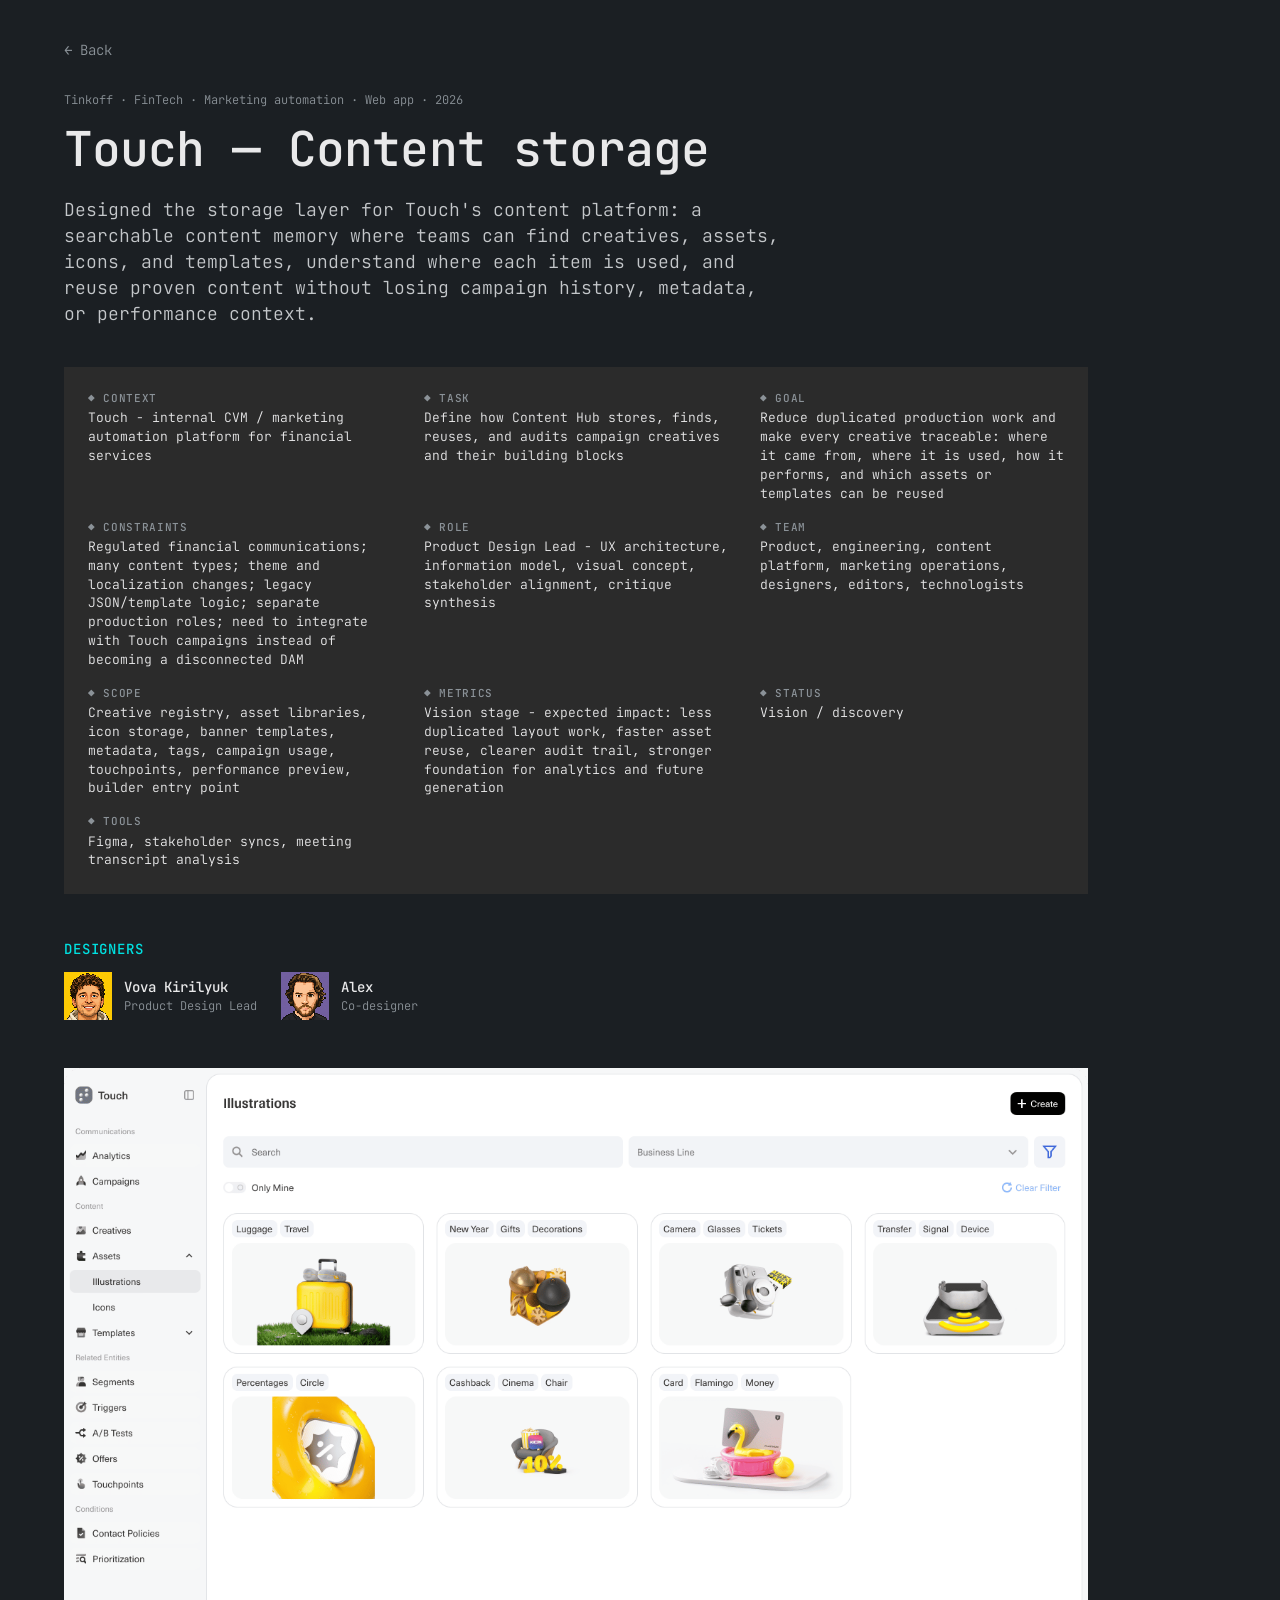
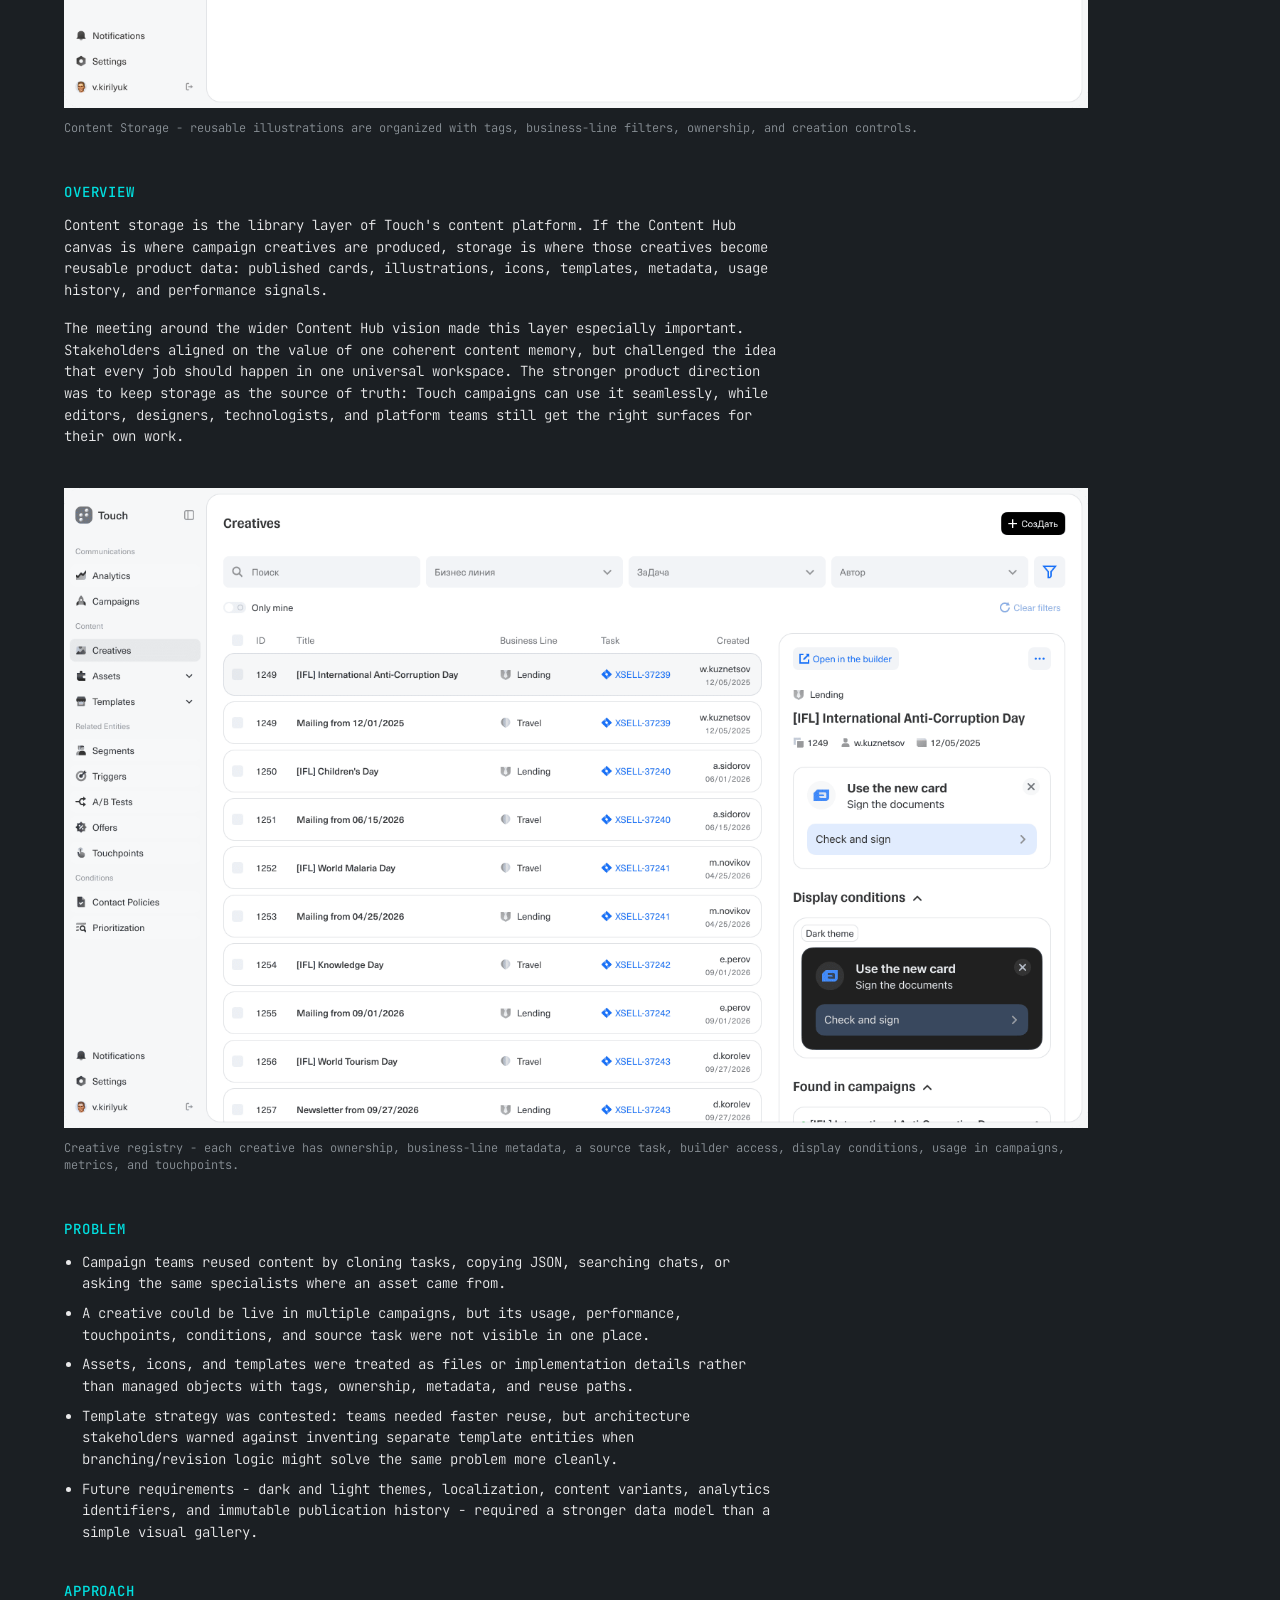
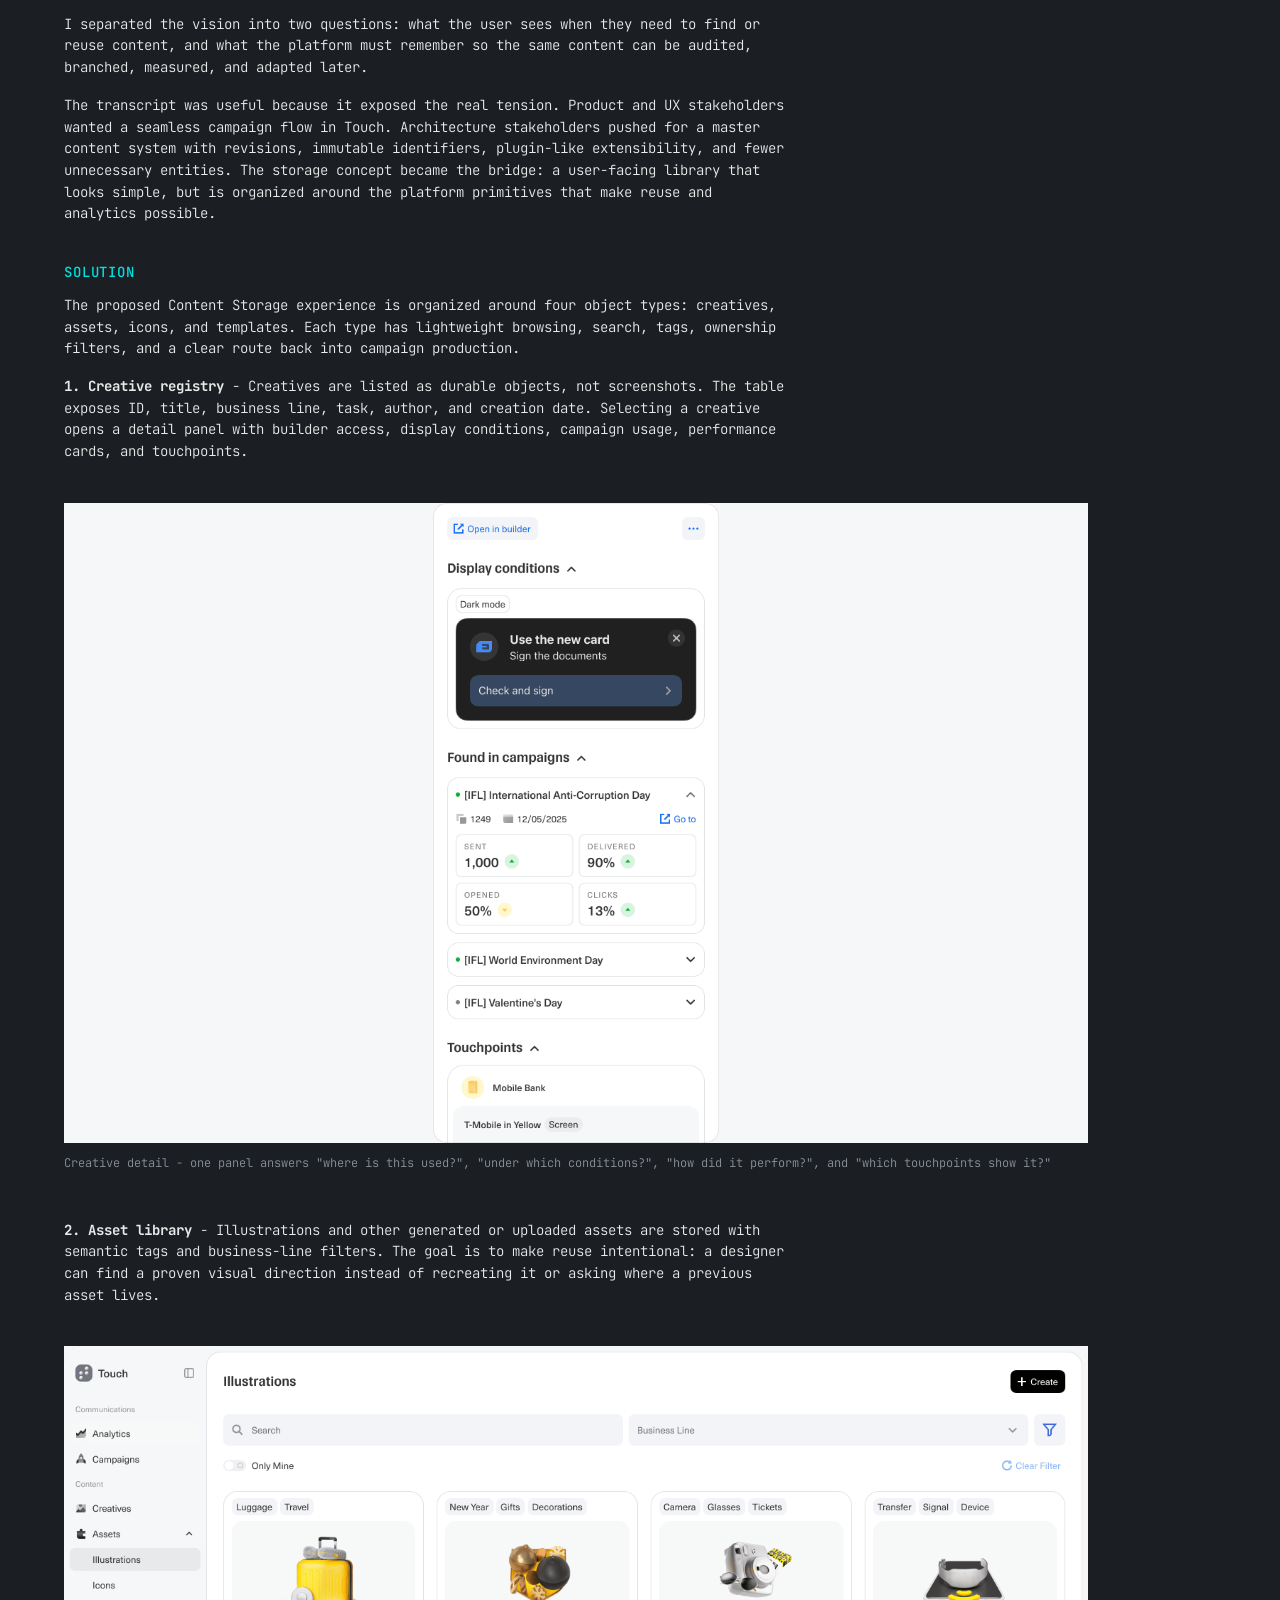
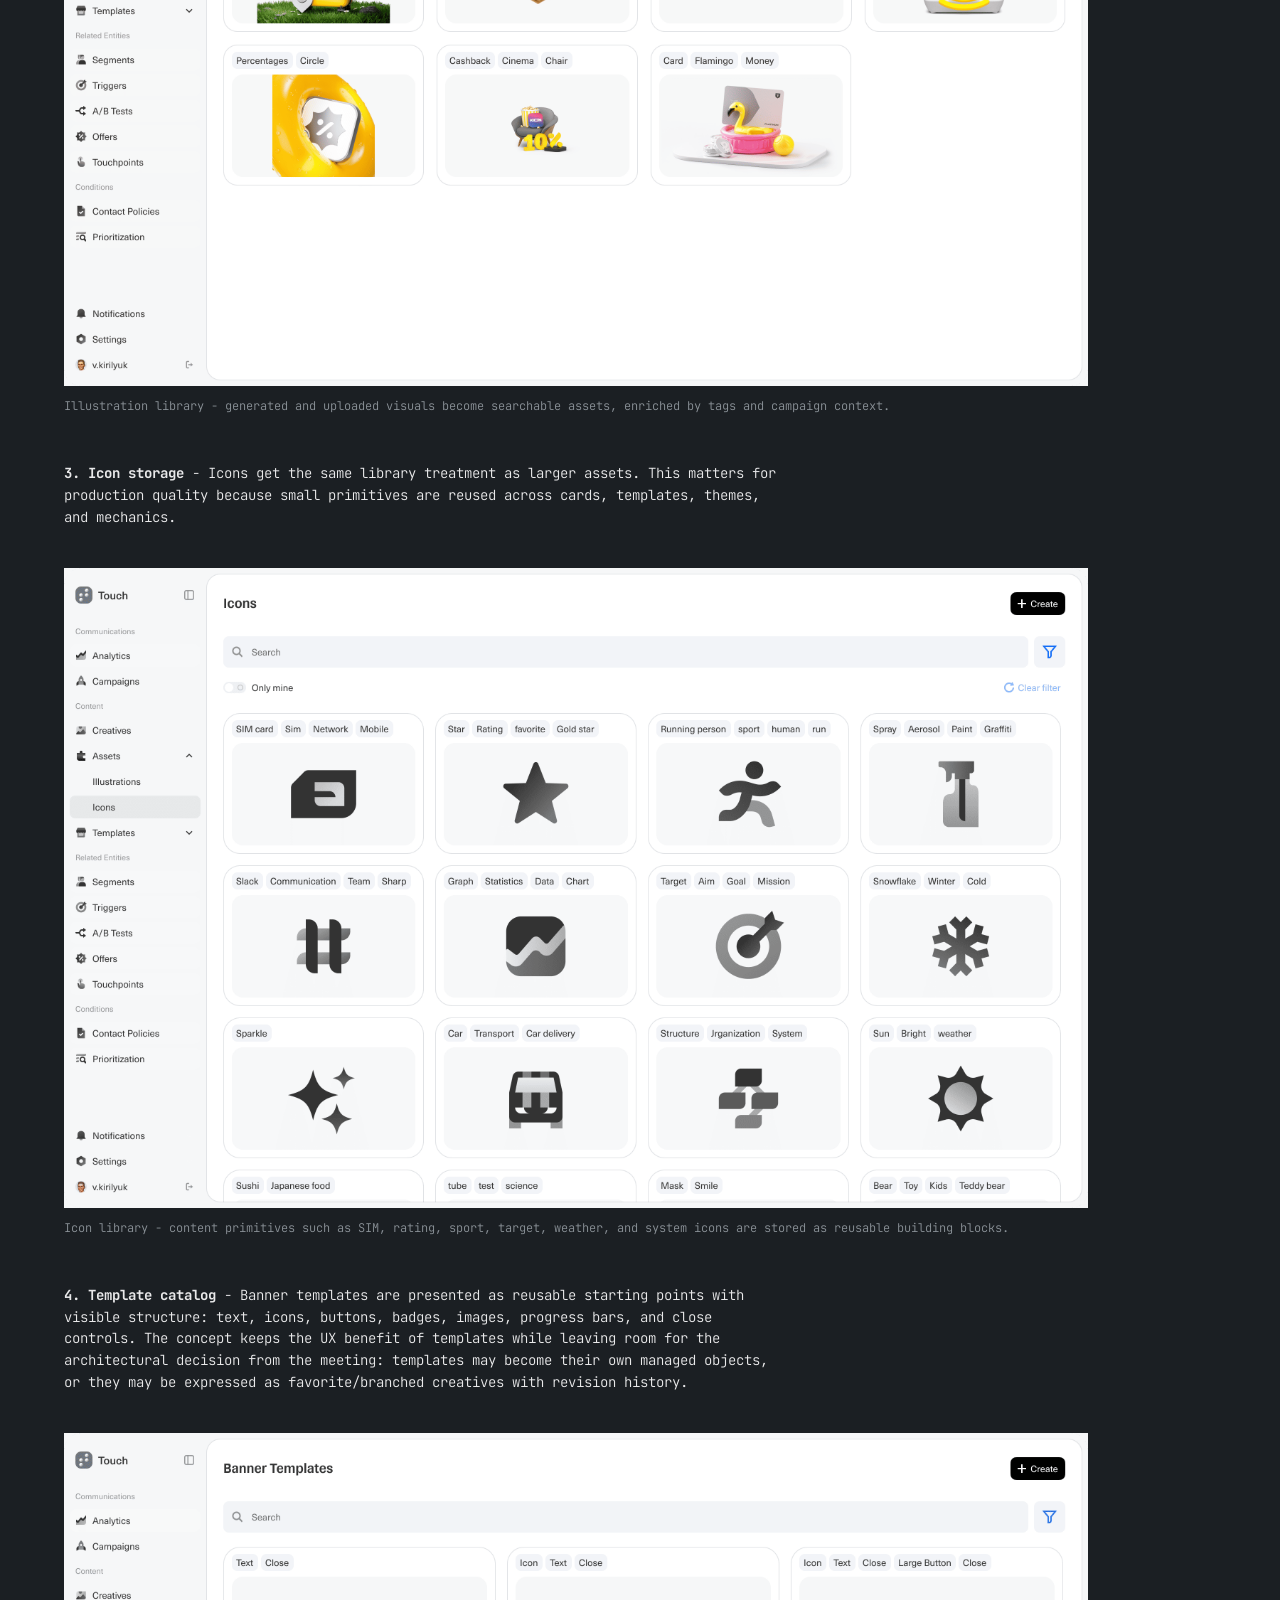
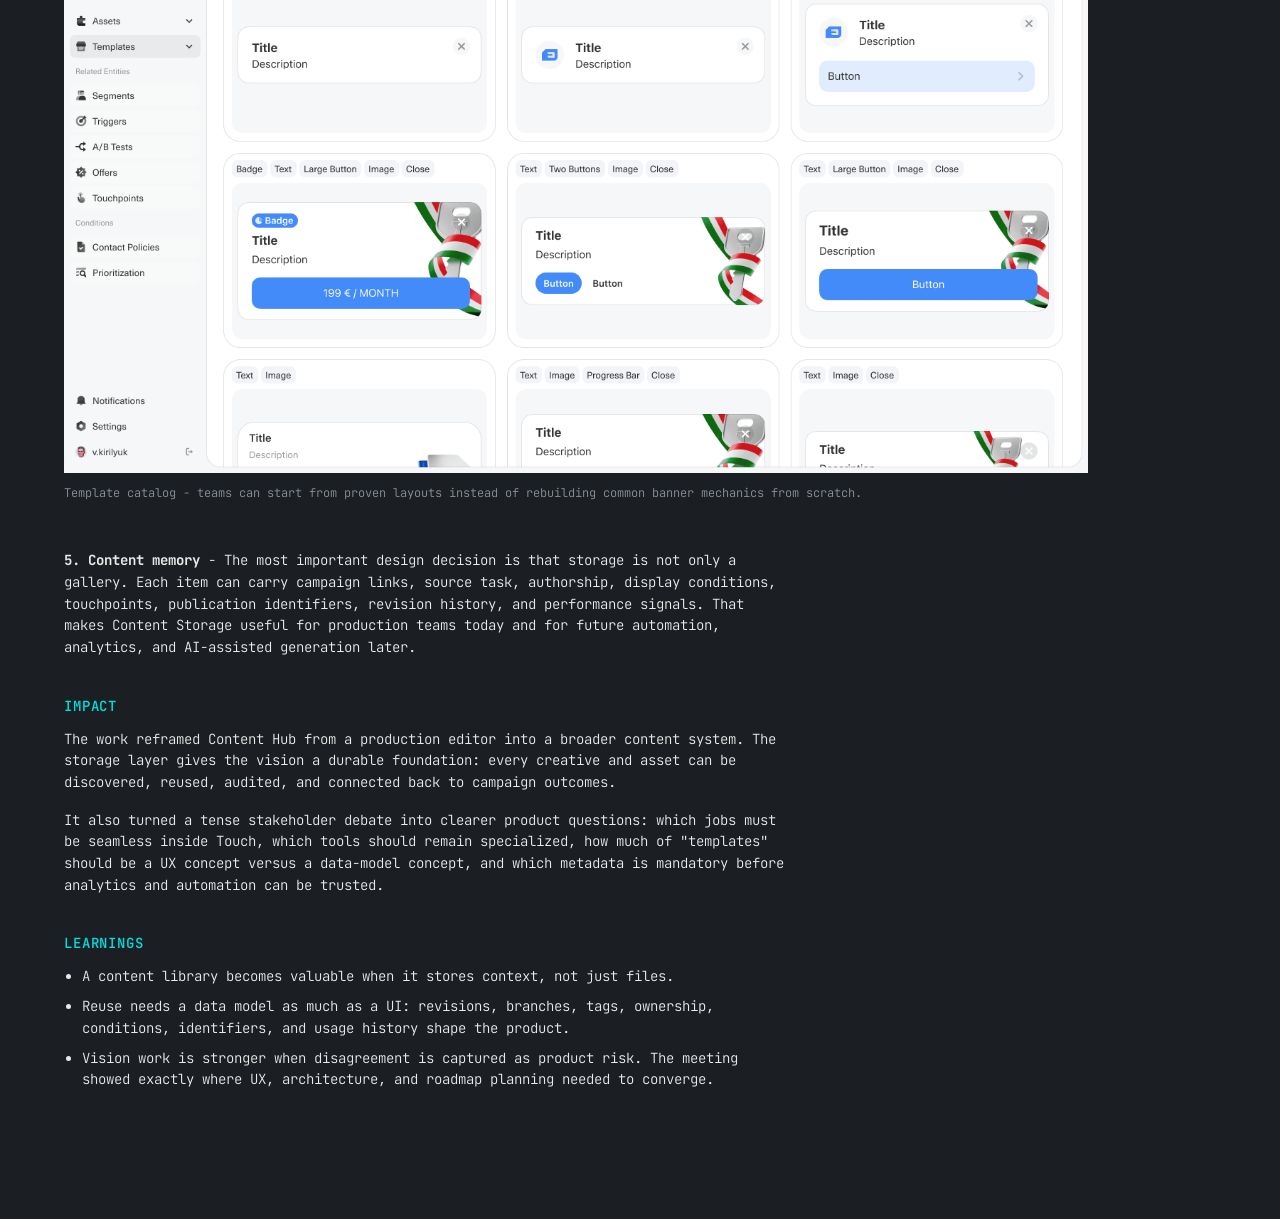
<file: projects/content-storage-v1.html>
<!DOCTYPE html>
<html lang="en">
<head>
  <meta charset="utf-8">
  <meta name="viewport" content="width=device-width, initial-scale=1">
  <meta name="robots" content="noindex, nofollow, noarchive, nosnippet">
  <script>
  (function () {
    var base = location.pathname.indexOf('/projects/') !== -1 ? '../' : '';
    var script = document.createElement('script');
    script.src = base + 'js/analytics.js';
    document.head.appendChild(script);
  })();
  </script>
  <script src="../auth.js"></script>
  <title>Touch — Content storage (v1) — Vova Kirilyuk</title>
  <link rel="icon" href="../favicon.ico" sizes="any">
  <link rel="icon" href="../favicon-32.png" type="image/png" sizes="32x32">
  <link rel="apple-touch-icon" href="../apple-touch-icon.png">
  <link rel="preconnect" href="https://fonts.googleapis.com">
  <link rel="preconnect" href="https://fonts.gstatic.com" crossorigin>
  <link href="https://fonts.googleapis.com/css2?family=JetBrains+Mono:wght@300;400;500;600;700&display=swap" rel="stylesheet">
  <link href="../styles.css" rel="stylesheet">
</head>
<body class="body">
  <section class="section section-project">
    <div class="container w-container">
      <a class="project-back" href="../index.html">← Back</a>

      <header class="project-header">
        <p class="project-meta">Tinkoff · FinTech · Marketing automation · Web app · 2026</p>
        <h1 class="project-title">Touch — Content storage</h1>
        <p class="project-lead">Designed the storage layer for Touch's content platform: a searchable content memory where teams can find creatives, assets, icons, and templates, understand where each item is used, and reuse proven content without losing campaign history, metadata, or performance context.</p>
      </header>

      <dl class="project-highlights">
        <div class="project-highlights__item">
          <dt class="project-highlights__label">◆ Context</dt>
          <dd class="project-highlights__value">Touch - internal CVM / marketing automation platform for financial services</dd>
        </div>
        <div class="project-highlights__item">
          <dt class="project-highlights__label">◆ Task</dt>
          <dd class="project-highlights__value">Define how Content Hub stores, finds, reuses, and audits campaign creatives and their building blocks</dd>
        </div>
        <div class="project-highlights__item">
          <dt class="project-highlights__label">◆ Goal</dt>
          <dd class="project-highlights__value">Reduce duplicated production work and make every creative traceable: where it came from, where it is used, how it performs, and which assets or templates can be reused</dd>
        </div>
        <div class="project-highlights__item">
          <dt class="project-highlights__label">◆ Constraints</dt>
          <dd class="project-highlights__value">Regulated financial communications; many content types; theme and localization changes; legacy JSON/template logic; separate production roles; need to integrate with Touch campaigns instead of becoming a disconnected DAM</dd>
        </div>
        <div class="project-highlights__item">
          <dt class="project-highlights__label">◆ Role</dt>
          <dd class="project-highlights__value">Product Design Lead - UX architecture, information model, visual concept, stakeholder alignment, critique synthesis</dd>
        </div>
        <div class="project-highlights__item">
          <dt class="project-highlights__label">◆ Team</dt>
          <dd class="project-highlights__value">Product, engineering, content platform, marketing operations, designers, editors, technologists</dd>
        </div>
        <div class="project-highlights__item">
          <dt class="project-highlights__label">◆ Scope</dt>
          <dd class="project-highlights__value">Creative registry, asset libraries, icon storage, banner templates, metadata, tags, campaign usage, touchpoints, performance preview, builder entry point</dd>
        </div>
        <div class="project-highlights__item">
          <dt class="project-highlights__label">◆ Metrics</dt>
          <dd class="project-highlights__value">Vision stage - expected impact: less duplicated layout work, faster asset reuse, clearer audit trail, stronger foundation for analytics and future generation</dd>
        </div>
        <div class="project-highlights__item">
          <dt class="project-highlights__label">◆ Status</dt>
          <dd class="project-highlights__value">Vision / discovery</dd>
        </div>
        <div class="project-highlights__item">
          <dt class="project-highlights__label">◆ Tools</dt>
          <dd class="project-highlights__value">Figma, stakeholder syncs, meeting transcript analysis</dd>
        </div>
      </dl>

      <section class="project-designers" aria-label="Design team">
        <h2 class="project-designers__title">Designers</h2>
        <ul class="project-designers__list">
          <li class="project-designer">
            <img class="project-designer__avatar" src="../assets/team/Vova.png" alt="" width="48" height="48" decoding="async">
            <div class="project-designer__info">
              <p class="project-designer__name">Vova Kirilyuk</p>
              <p class="project-designer__role">Product Design Lead</p>
            </div>
          </li>
          <li class="project-designer">
            <img class="project-designer__avatar" src="../assets/team/Alex.png" alt="" width="48" height="48" loading="lazy" decoding="async">
            <div class="project-designer__info">
              <p class="project-designer__name">Alex</p>
              <p class="project-designer__role">Co-designer</p>
            </div>
          </li>
        </ul>
      </section>

      <figure class="project-figure">
        <img class="project-figure__image" src="../info/projects/Touch%20%E2%80%94%20Content%20storage/00%20Preview.png" alt="Touch — Content storage illustration asset library" width="1024" height="640" decoding="async">
        <figcaption class="project-figure__caption">Content Storage - reusable illustrations are organized with tags, business-line filters, ownership, and creation controls.</figcaption>
      </figure>

      <div class="project-content project-content--wide">
        <section class="project-block">
          <h2 class="project-block__title">Overview</h2>
          <p class="project-text">Content storage is the library layer of Touch's content platform. If the Content Hub canvas is where campaign creatives are produced, storage is where those creatives become reusable product data: published cards, illustrations, icons, templates, metadata, usage history, and performance signals.</p>
          <p class="project-text">The meeting around the wider Content Hub vision made this layer especially important. Stakeholders aligned on the value of one coherent content memory, but challenged the idea that every job should happen in one universal workspace. The stronger product direction was to keep storage as the source of truth: Touch campaigns can use it seamlessly, while editors, designers, technologists, and platform teams still get the right surfaces for their own work.</p>
        </section>

        <figure class="project-figure">
          <img class="project-figure__image" src="../info/projects/Touch%20%E2%80%94%20Content%20storage/01.png" alt="Creative registry with selected creative and campaign usage" width="1024" height="640" loading="lazy" decoding="async">
          <figcaption class="project-figure__caption">Creative registry - each creative has ownership, business-line metadata, a source task, builder access, display conditions, usage in campaigns, metrics, and touchpoints.</figcaption>
        </figure>

        <section class="project-block">
          <h2 class="project-block__title">Problem</h2>
          <ul class="project-list">
            <li>Campaign teams reused content by cloning tasks, copying JSON, searching chats, or asking the same specialists where an asset came from.</li>
            <li>A creative could be live in multiple campaigns, but its usage, performance, touchpoints, conditions, and source task were not visible in one place.</li>
            <li>Assets, icons, and templates were treated as files or implementation details rather than managed objects with tags, ownership, metadata, and reuse paths.</li>
            <li>Template strategy was contested: teams needed faster reuse, but architecture stakeholders warned against inventing separate template entities when branching/revision logic might solve the same problem more cleanly.</li>
            <li>Future requirements - dark and light themes, localization, content variants, analytics identifiers, and immutable publication history - required a stronger data model than a simple visual gallery.</li>
          </ul>
        </section>

        <section class="project-block">
          <h2 class="project-block__title">Approach</h2>
          <p class="project-text">I separated the vision into two questions: what the user sees when they need to find or reuse content, and what the platform must remember so the same content can be audited, branched, measured, and adapted later.</p>
          <p class="project-text">The transcript was useful because it exposed the real tension. Product and UX stakeholders wanted a seamless campaign flow in Touch. Architecture stakeholders pushed for a master content system with revisions, immutable identifiers, plugin-like extensibility, and fewer unnecessary entities. The storage concept became the bridge: a user-facing library that looks simple, but is organized around the platform primitives that make reuse and analytics possible.</p>
        </section>

        <section class="project-block">
          <h2 class="project-block__title">Solution</h2>
          <p class="project-text">The proposed Content Storage experience is organized around four object types: creatives, assets, icons, and templates. Each type has lightweight browsing, search, tags, ownership filters, and a clear route back into campaign production.</p>
          <p class="project-text"><strong>1. Creative registry</strong> - Creatives are listed as durable objects, not screenshots. The table exposes ID, title, business line, task, author, and creation date. Selecting a creative opens a detail panel with builder access, display conditions, campaign usage, performance cards, and touchpoints.</p>
        </section>

        <figure class="project-figure project-figure--portrait">
          <img class="project-figure__image" src="../info/projects/Touch%20%E2%80%94%20Content%20storage/02.png" alt="Creative detail with display conditions campaign metrics and touchpoints" width="460" height="1024" loading="lazy" decoding="async">
          <figcaption class="project-figure__caption">Creative detail - one panel answers "where is this used?", "under which conditions?", "how did it perform?", and "which touchpoints show it?"</figcaption>
        </figure>

        <section class="project-block">
          <p class="project-text"><strong>2. Asset library</strong> - Illustrations and other generated or uploaded assets are stored with semantic tags and business-line filters. The goal is to make reuse intentional: a designer can find a proven visual direction instead of recreating it or asking where a previous asset lives.</p>
        </section>

        <figure class="project-figure">
          <img class="project-figure__image" src="../info/projects/Touch%20%E2%80%94%20Content%20storage/03.png" alt="Illustration library with reusable tagged assets" width="1024" height="640" loading="lazy" decoding="async">
          <figcaption class="project-figure__caption">Illustration library - generated and uploaded visuals become searchable assets, enriched by tags and campaign context.</figcaption>
        </figure>

        <section class="project-block">
          <p class="project-text"><strong>3. Icon storage</strong> - Icons get the same library treatment as larger assets. This matters for production quality because small primitives are reused across cards, templates, themes, and mechanics.</p>
        </section>

        <figure class="project-figure">
          <img class="project-figure__image" src="../info/projects/Touch%20%E2%80%94%20Content%20storage/04.png" alt="Icon library with reusable interface and content icons" width="1024" height="640" loading="lazy" decoding="async">
          <figcaption class="project-figure__caption">Icon library - content primitives such as SIM, rating, sport, target, weather, and system icons are stored as reusable building blocks.</figcaption>
        </figure>

        <section class="project-block">
          <p class="project-text"><strong>4. Template catalog</strong> - Banner templates are presented as reusable starting points with visible structure: text, icons, buttons, badges, images, progress bars, and close controls. The concept keeps the UX benefit of templates while leaving room for the architectural decision from the meeting: templates may become their own managed objects, or they may be expressed as favorite/branched creatives with revision history.</p>
        </section>

        <figure class="project-figure">
          <img class="project-figure__image" src="../info/projects/Touch%20%E2%80%94%20Content%20storage/05.png" alt="Banner template catalog with reusable card layouts" width="1024" height="640" loading="lazy" decoding="async">
          <figcaption class="project-figure__caption">Template catalog - teams can start from proven layouts instead of rebuilding common banner mechanics from scratch.</figcaption>
        </figure>

        <section class="project-block">
          <p class="project-text"><strong>5. Content memory</strong> - The most important design decision is that storage is not only a gallery. Each item can carry campaign links, source task, authorship, display conditions, touchpoints, publication identifiers, revision history, and performance signals. That makes Content Storage useful for production teams today and for future automation, analytics, and AI-assisted generation later.</p>
        </section>

        <section class="project-block">
          <h2 class="project-block__title">Impact</h2>
          <p class="project-text">The work reframed Content Hub from a production editor into a broader content system. The storage layer gives the vision a durable foundation: every creative and asset can be discovered, reused, audited, and connected back to campaign outcomes.</p>
          <p class="project-text">It also turned a tense stakeholder debate into clearer product questions: which jobs must be seamless inside Touch, which tools should remain specialized, how much of "templates" should be a UX concept versus a data-model concept, and which metadata is mandatory before analytics and automation can be trusted.</p>
        </section>

        <section class="project-block">
          <h2 class="project-block__title">Learnings</h2>
          <ul class="project-list">
            <li>A content library becomes valuable when it stores context, not just files.</li>
            <li>Reuse needs a data model as much as a UI: revisions, branches, tags, ownership, conditions, identifiers, and usage history shape the product.</li>
            <li>Vision work is stronger when disagreement is captured as product risk. The meeting showed exactly where UX, architecture, and roadmap planning needed to converge.</li>
          </ul>
        </section>

      </div>
    </div>
  </section>
  <script src="../js/project-lightbox.js" defer></script>
</body>
</html>
</file>
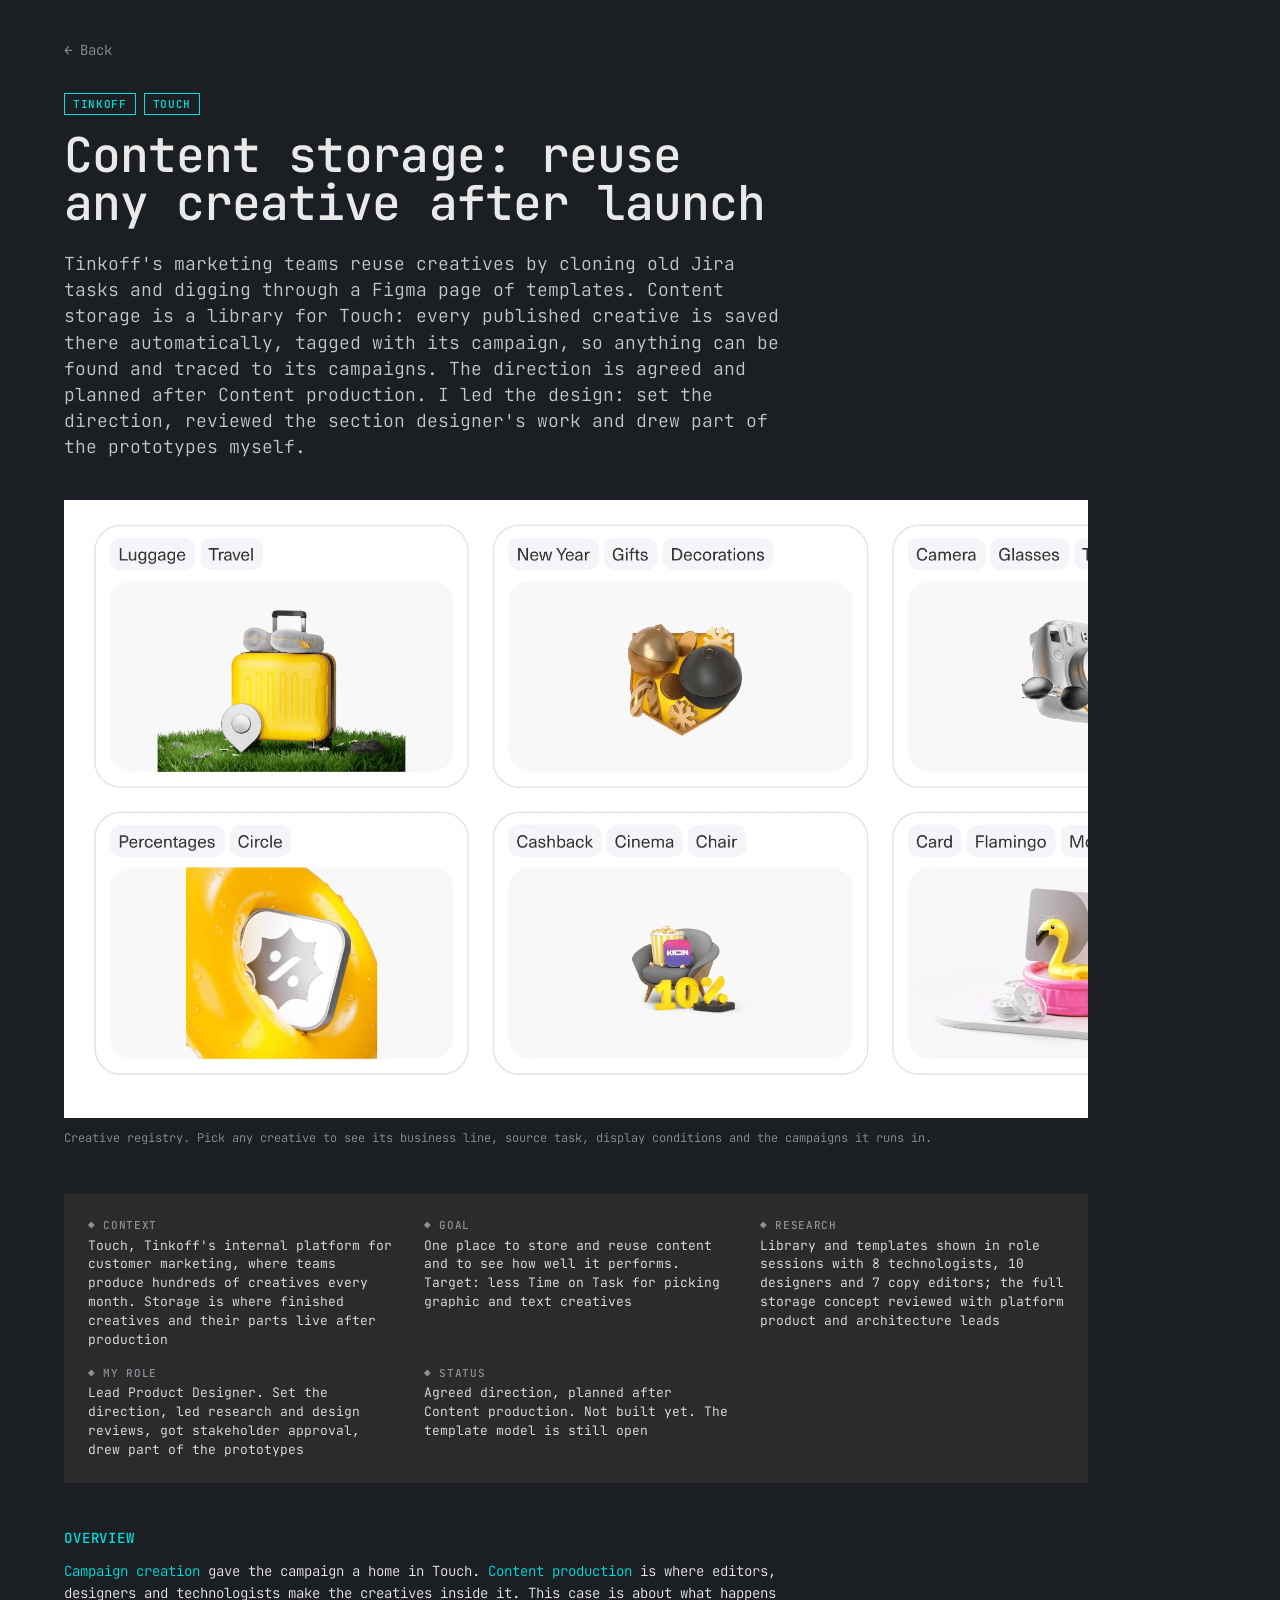
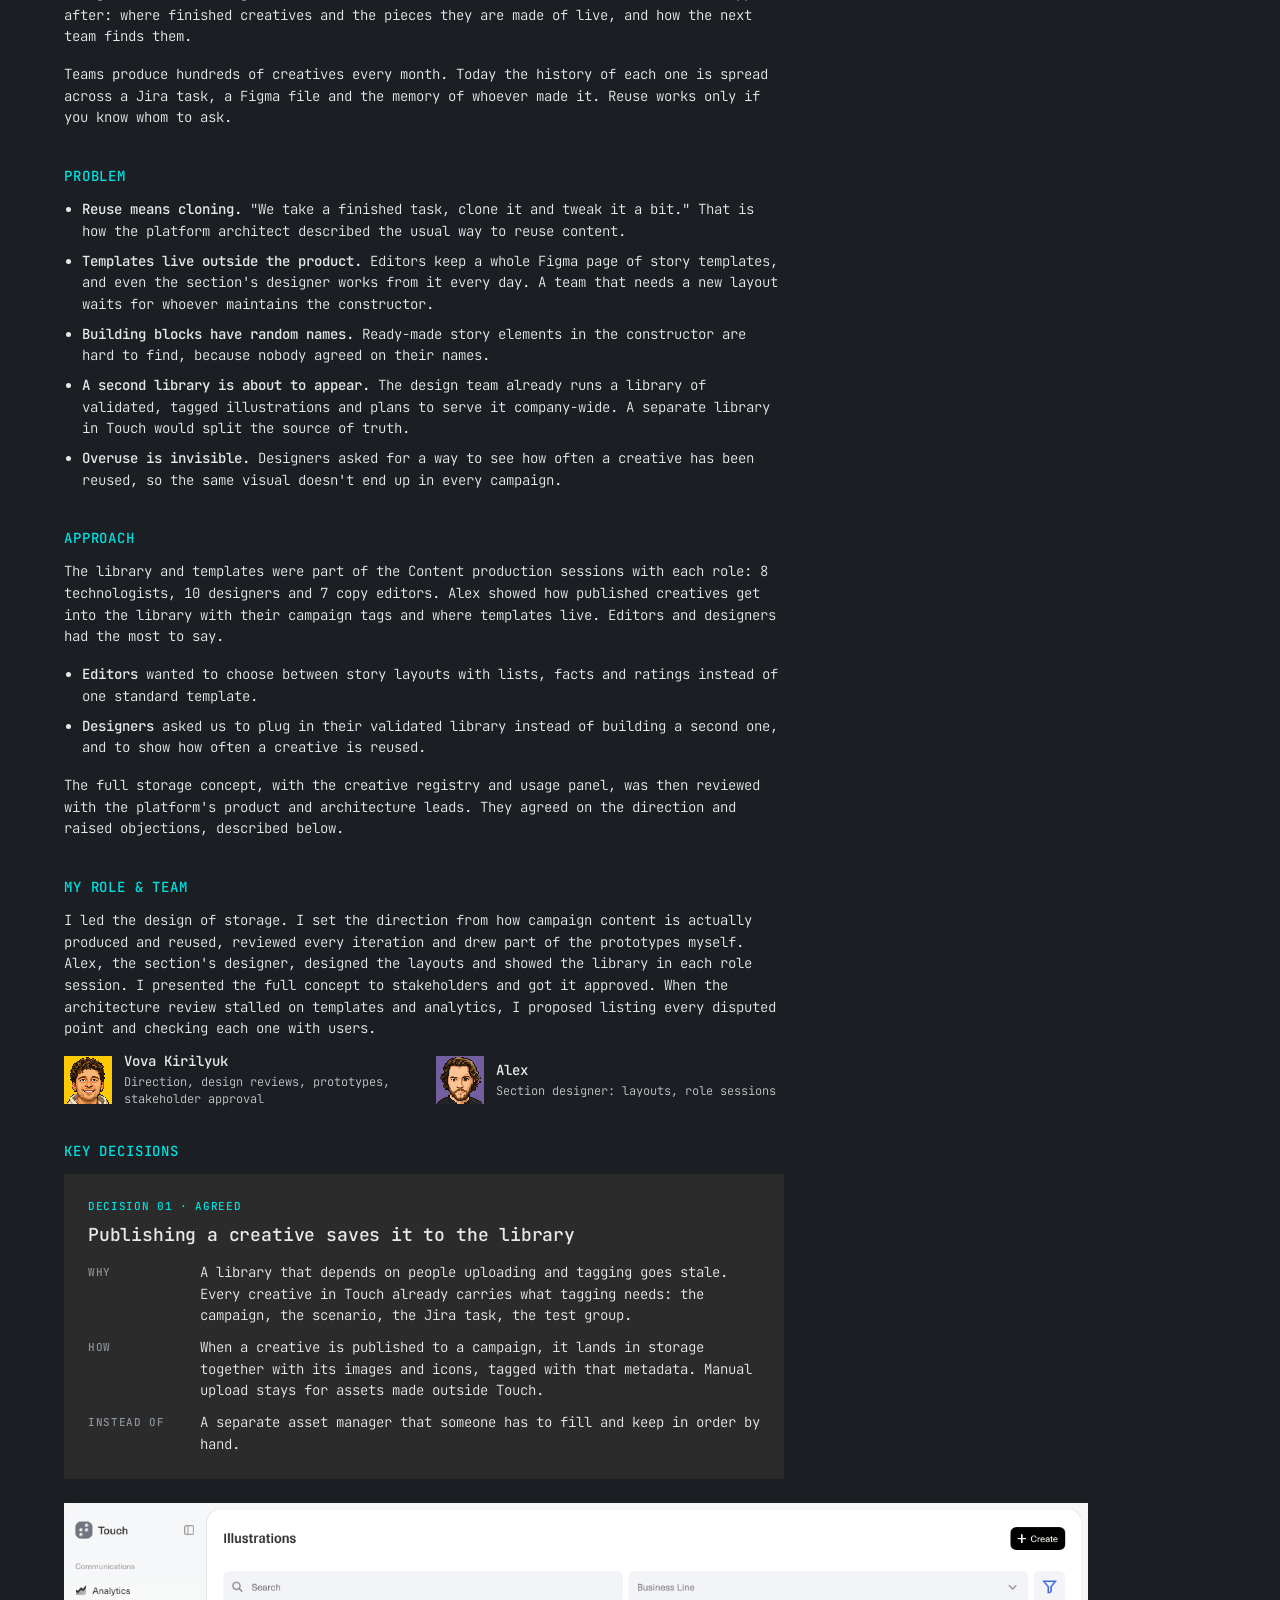
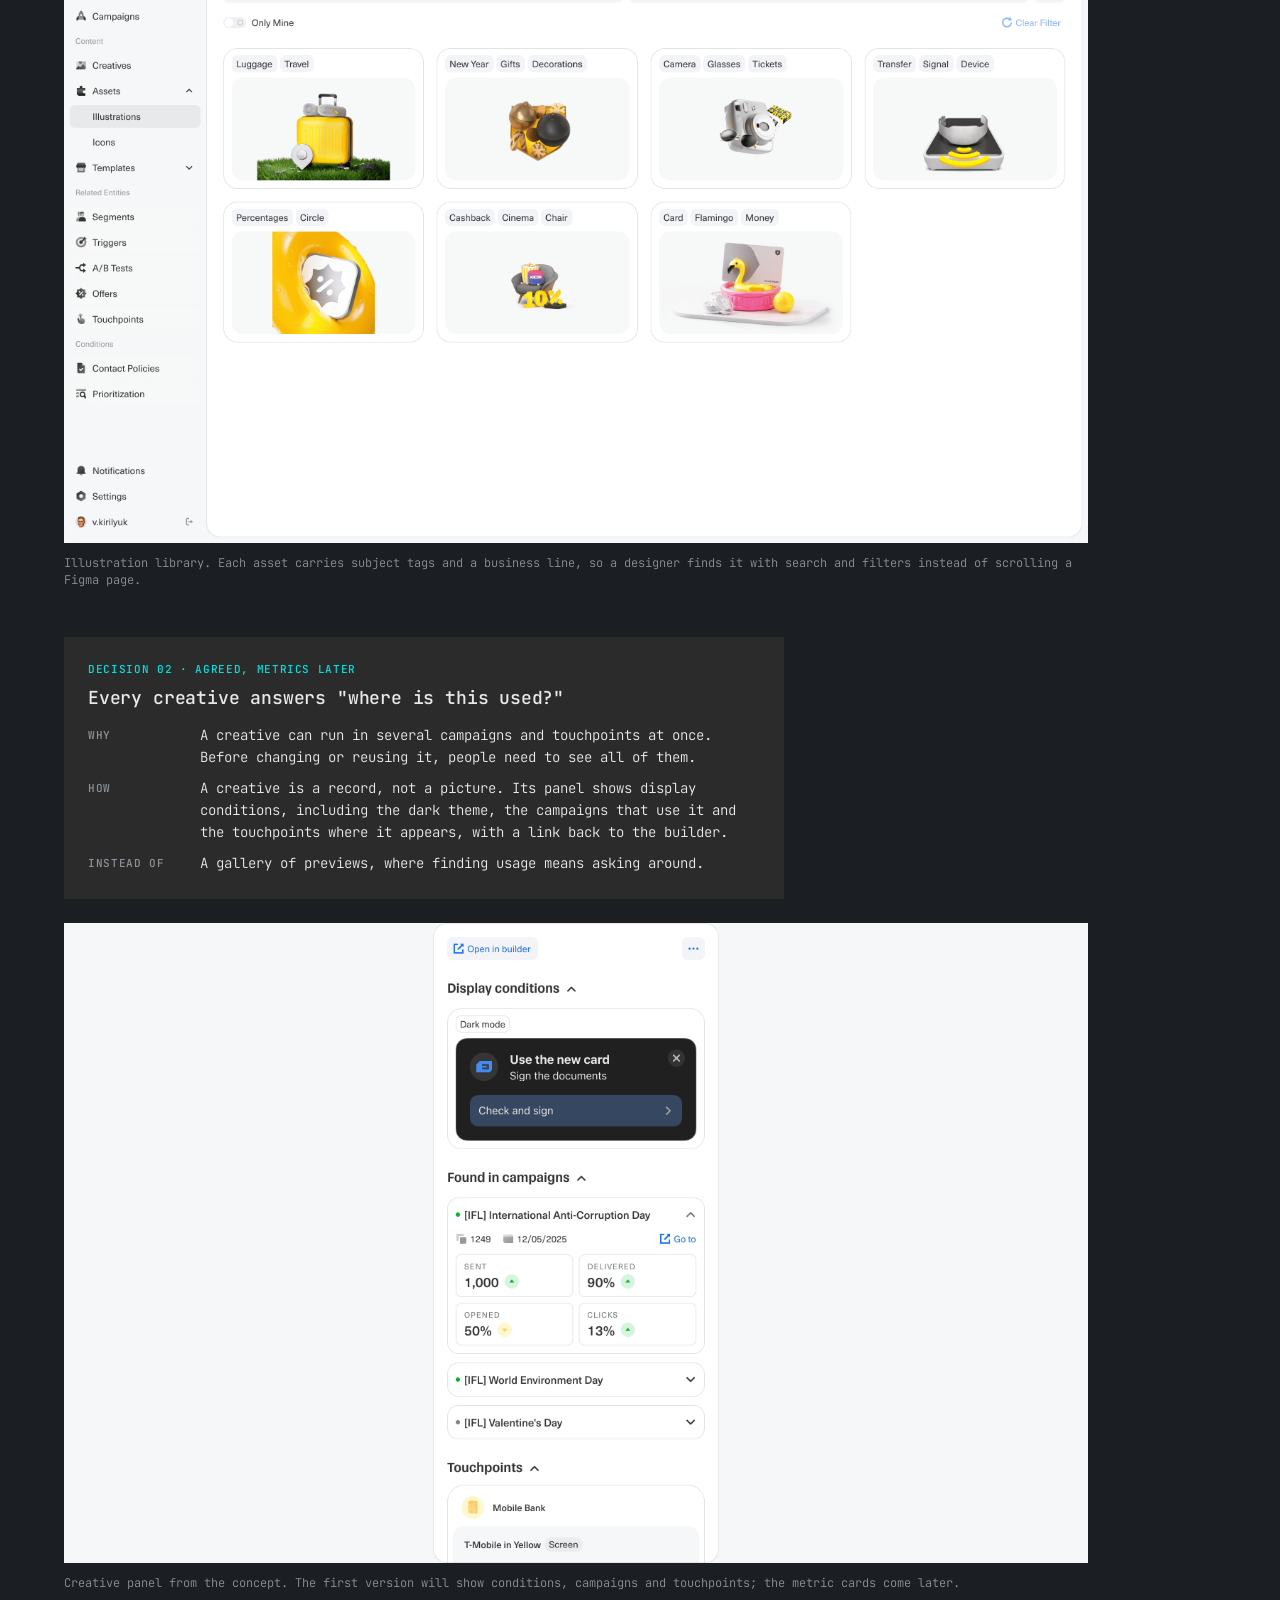
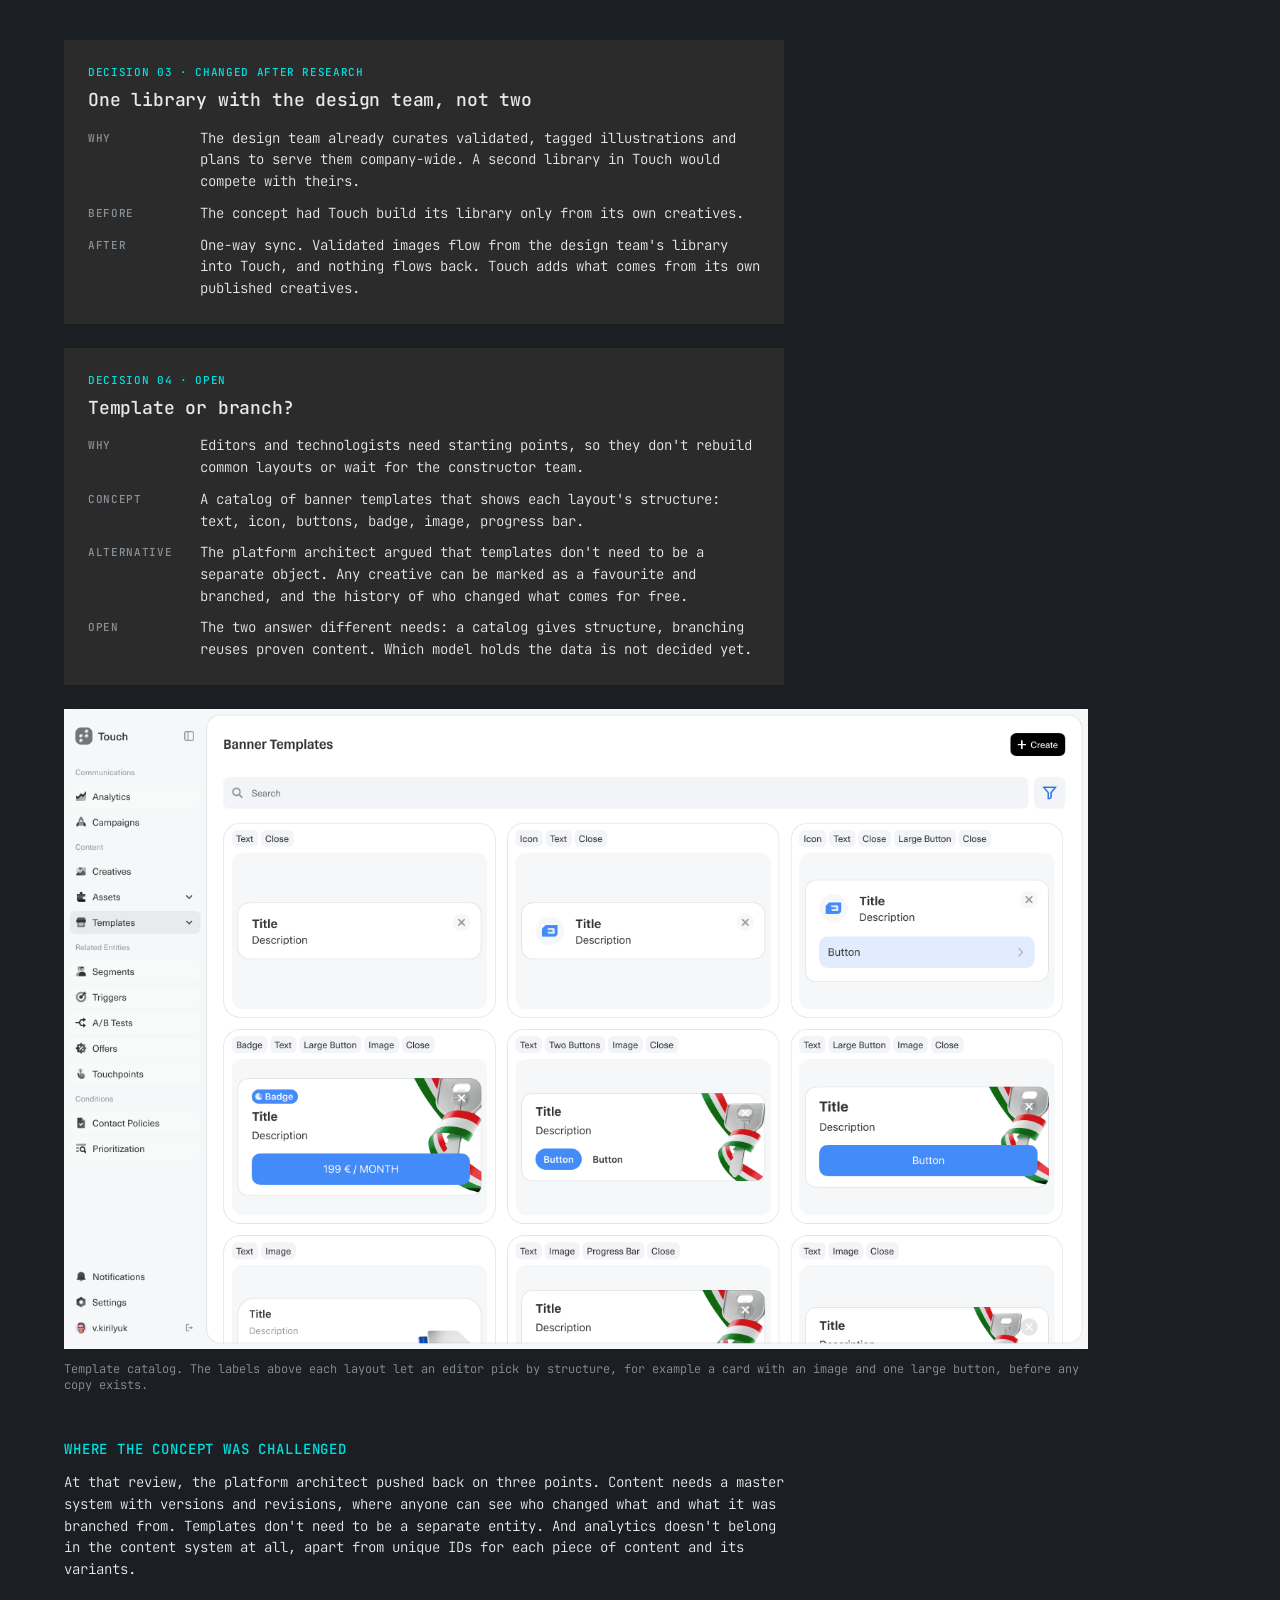
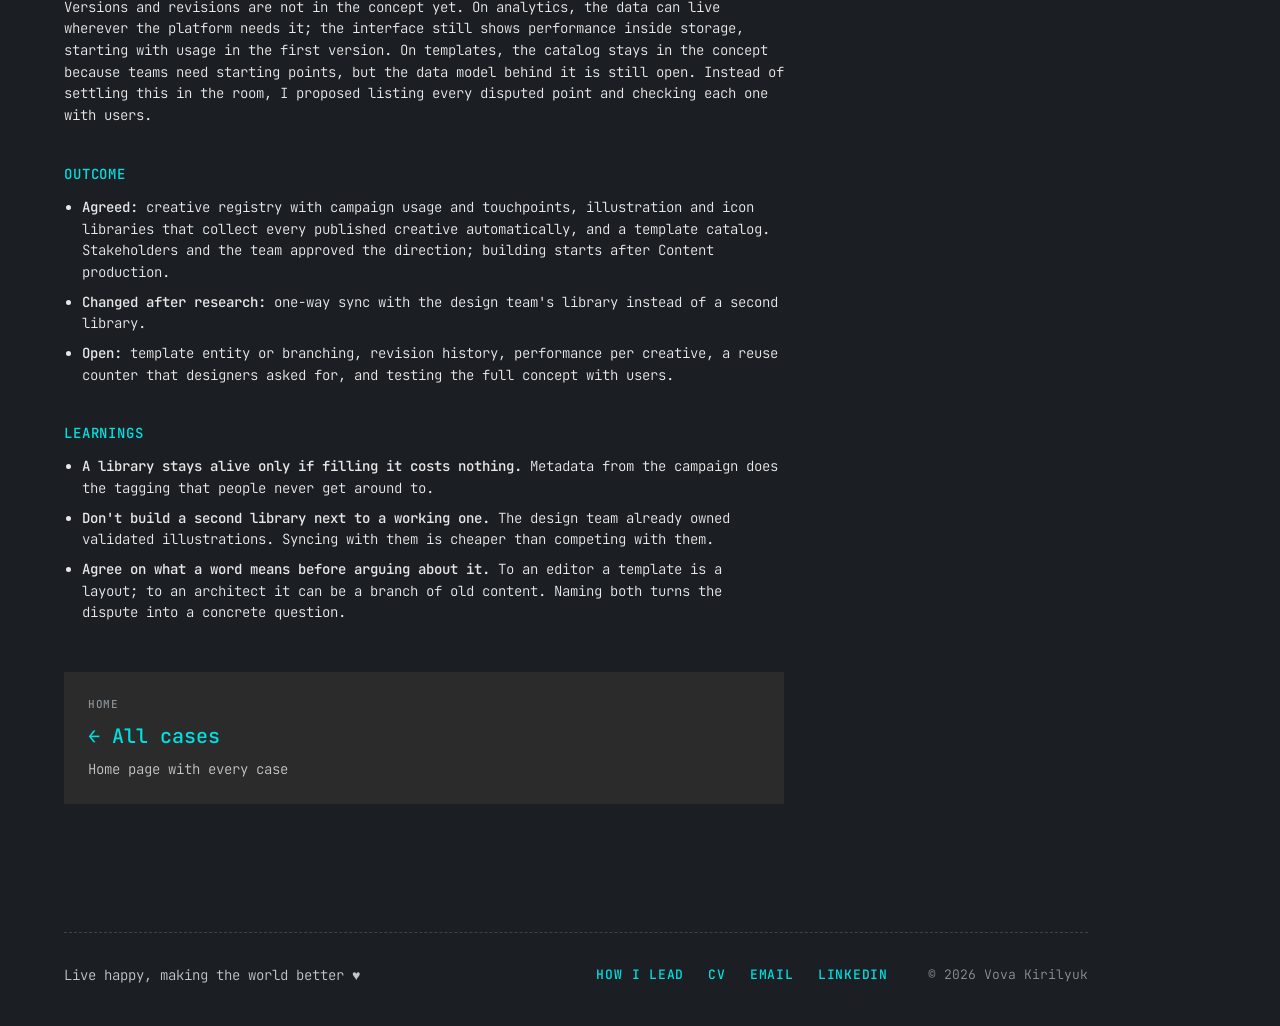
<file: projects/content-storage.html>
<!DOCTYPE html>
<html lang="en">
<head>
  <meta charset="utf-8">
  <meta name="viewport" content="width=device-width, initial-scale=1">
  <meta name="robots" content="noindex, nofollow, noarchive, nosnippet">
  <script>
  (function () {
    var base = location.pathname.indexOf('/projects/') !== -1 ? '../' : '';
    var script = document.createElement('script');
    script.src = base + 'js/analytics.js';
    document.head.appendChild(script);
  })();
  </script>
  <script src="../auth.js"></script>
  <title>Content storage: reuse any creative after launch — Vova Kirilyuk</title>
  <meta name="description" content="A creative library for Touch: every published creative is saved automatically, tagged with its campaign, and shows every campaign it runs in.">
  <meta property="og:type" content="website">
  <meta property="og:site_name" content="Vova Kirilyuk">
  <meta property="og:title" content="Content storage: reuse any creative after launch — Vova Kirilyuk">
  <meta property="og:description" content="A creative library for Touch: every published creative is saved automatically, tagged with its campaign, and shows every campaign it runs in.">
  <meta property="og:url" content="https://kirilyukvv.github.io/Portfolio/projects/content-storage.html">
  <meta property="og:image" content="https://kirilyukvv.github.io/Portfolio/assets/og/content-storage.jpg">
  <meta property="og:image:width" content="1200">
  <meta property="og:image:height" content="630">
  <meta name="twitter:card" content="summary_large_image">
  <link rel="icon" href="../favicon.ico" sizes="any">
  <link rel="icon" href="../favicon-32.png" type="image/png" sizes="32x32">
  <link rel="apple-touch-icon" href="../apple-touch-icon.png">
  <link rel="preconnect" href="https://fonts.googleapis.com">
  <link rel="preconnect" href="https://fonts.gstatic.com" crossorigin>
  <link href="https://fonts.googleapis.com/css2?family=JetBrains+Mono:wght@300;400;500;600;700&display=swap" rel="stylesheet">
  <link href="../styles.css" rel="stylesheet">
</head>
<body class="body">
  <section class="section section-project">
    <div class="container w-container">
      <a class="project-back" href="../index.html">← Back</a>

      <header class="project-header">
        <p class="project-card__badges project-header__badges"><span class="project-card__badge">Tinkoff</span><span class="project-card__badge">Touch</span></p>
        <h1 class="project-title">Content storage: reuse any creative after launch</h1>
        <p class="project-lead">Tinkoff's marketing teams reuse creatives by cloning old Jira tasks and digging through a Figma page of templates. Content storage is a library for Touch: every published creative is saved there automatically, tagged with its campaign, so anything can be found and traced to its campaigns. The direction is agreed and planned after Content production. I led the design: set the direction, reviewed the section designer's work and drew part of the prototypes myself.</p>
      </header>

      <figure class="project-figure">
        <img class="project-figure__image" src="../assets/projects/content-storage-cover.webp" alt="Content storage library: graphic creatives with tags like Travel, New Year, Cashback and Cinema" width="2000" height="1206" decoding="async">
        <figcaption class="project-figure__caption">Creative registry. Pick any creative to see its business line, source task, display conditions and the campaigns it runs in.</figcaption>
      </figure>

      <dl class="project-highlights">
        <div class="project-highlights__item">
          <dt class="project-highlights__label">◆ Context</dt>
          <dd class="project-highlights__value">Touch, Tinkoff's internal platform for customer marketing, where teams produce hundreds of creatives every month. Storage is where finished creatives and their parts live after production</dd>
        </div>
        <div class="project-highlights__item">
          <dt class="project-highlights__label">◆ Goal</dt>
          <dd class="project-highlights__value">One place to store and reuse content and to see how well it performs. Target: less Time on Task for picking graphic and text creatives</dd>
        </div>
        <div class="project-highlights__item">
          <dt class="project-highlights__label">◆ Research</dt>
          <dd class="project-highlights__value">Library and templates shown in role sessions with 8 technologists, 10 designers and 7 copy editors; the full storage concept reviewed with platform product and architecture leads</dd>
        </div>
        <div class="project-highlights__item">
          <dt class="project-highlights__label">◆ My role</dt>
          <dd class="project-highlights__value">Lead Product Designer. Set the direction, led research and design reviews, got stakeholder approval, drew part of the prototypes</dd>
        </div>
        <div class="project-highlights__item">
          <dt class="project-highlights__label">◆ Status</dt>
          <dd class="project-highlights__value">Agreed direction, planned after Content production. Not built yet. The template model is still open</dd>
        </div>
      </dl>

      <div class="project-content project-content--wide">
        <section class="project-block">
          <h2 class="project-block__title">Overview</h2>
          <p class="project-text"><a href="campaign-creation.html">Campaign creation</a> gave the campaign a home in Touch. <a href="content-production.html">Content production</a> is where editors, designers and technologists make the creatives inside it. This case is about what happens after: where finished creatives and the pieces they are made of live, and how the next team finds them.</p>
          <p class="project-text">Teams produce hundreds of creatives every month. Today the history of each one is spread across a Jira task, a Figma file and the memory of whoever made it. Reuse works only if you know whom to ask.</p>
        </section>

        <section class="project-block">
          <h2 class="project-block__title">Problem</h2>
          <ul class="project-list">
            <li><strong>Reuse means cloning.</strong> "We take a finished task, clone it and tweak it a bit." That is how the platform architect described the usual way to reuse content.</li>
            <li><strong>Templates live outside the product.</strong> Editors keep a whole Figma page of story templates, and even the section's designer works from it every day. A team that needs a new layout waits for whoever maintains the constructor.</li>
            <li><strong>Building blocks have random names.</strong> Ready-made story elements in the constructor are hard to find, because nobody agreed on their names.</li>
            <li><strong>A second library is about to appear.</strong> The design team already runs a library of validated, tagged illustrations and plans to serve it company-wide. A separate library in Touch would split the source of truth.</li>
            <li><strong>Overuse is invisible.</strong> Designers asked for a way to see how often a creative has been reused, so the same visual doesn't end up in every campaign.</li>
          </ul>
        </section>

        <section class="project-block">
          <h2 class="project-block__title">Approach</h2>
          <p class="project-text">The library and templates were part of the Content production sessions with each role: 8 technologists, 10 designers and 7 copy editors. Alex showed how published creatives get into the library with their campaign tags and where templates live. Editors and designers had the most to say.</p>
          <ul class="project-list">
            <li><strong>Editors</strong> wanted to choose between story layouts with lists, facts and ratings instead of one standard template.</li>
            <li><strong>Designers</strong> asked us to plug in their validated library instead of building a second one, and to show how often a creative is reused.</li>
          </ul>
          <p class="project-text">The full storage concept, with the creative registry and usage panel, was then reviewed with the platform's product and architecture leads. They agreed on the direction and raised objections, described below.</p>
        </section>

        <section class="project-block">
          <h2 class="project-block__title">My role &amp; team</h2>
          <p class="project-text">I led the design of storage. I set the direction from how campaign content is actually produced and reused, reviewed every iteration and drew part of the prototypes myself. Alex, the section's designer, designed the layouts and showed the library in each role session. I presented the full concept to stakeholders and got it approved. When the architecture review stalled on templates and analytics, I proposed listing every disputed point and checking each one with users.</p>
          <section class="project-designers project-designers--block" aria-label="Design team">
            <ul class="project-designers__list">
              <li class="project-designer">
                <img class="project-designer__avatar" src="../assets/team/Vova.png" alt="" width="48" height="48" loading="lazy" decoding="async">
                <div class="project-designer__info">
                  <p class="project-designer__name">Vova Kirilyuk</p>
                  <p class="project-designer__area">Direction, design reviews, prototypes, stakeholder approval</p>
                </div>
              </li>
              <li class="project-designer">
                <img class="project-designer__avatar" src="../assets/team/Alex.png" alt="" width="48" height="48" loading="lazy" decoding="async">
                <div class="project-designer__info">
                  <p class="project-designer__name">Alex</p>
                  <p class="project-designer__area">Section designer: layouts, role sessions</p>
                </div>
              </li>
            </ul>
          </section>
        </section>

        <section class="project-block project-block--wide">
          <h2 class="project-block__title">Key decisions</h2>

          <article class="project-decision">
            <p class="project-decision__index">Decision 01 · Agreed</p>
            <h3 class="project-decision__title">Publishing a creative saves it to the library</h3>
            <dl class="project-decision__rows">
              <dt>Why</dt>
              <dd>A library that depends on people uploading and tagging goes stale. Every creative in Touch already carries what tagging needs: the campaign, the scenario, the Jira task, the test group.</dd>
              <dt>How</dt>
              <dd>When a creative is published to a campaign, it lands in storage together with its images and icons, tagged with that metadata. Manual upload stays for assets made outside Touch.</dd>
              <dt>Instead of</dt>
              <dd>A separate asset manager that someone has to fill and keep in order by hand.</dd>
            </dl>
          </article>

          <figure class="project-figure">
            <img class="project-figure__image" src="../info/projects/Touch%20%E2%80%94%20Content%20storage/03.png" alt="Illustration library with tags and business-line filters" width="1024" height="640" loading="lazy" decoding="async">
            <figcaption class="project-figure__caption">Illustration library. Each asset carries subject tags and a business line, so a designer finds it with search and filters instead of scrolling a Figma page.</figcaption>
          </figure>

          <article class="project-decision">
            <p class="project-decision__index">Decision 02 · Agreed, metrics later</p>
            <h3 class="project-decision__title">Every creative answers "where is this used?"</h3>
            <dl class="project-decision__rows">
              <dt>Why</dt>
              <dd>A creative can run in several campaigns and touchpoints at once. Before changing or reusing it, people need to see all of them.</dd>
              <dt>How</dt>
              <dd>A creative is a record, not a picture. Its panel shows display conditions, including the dark theme, the campaigns that use it and the touchpoints where it appears, with a link back to the builder.</dd>
              <dt>Instead of</dt>
              <dd>A gallery of previews, where finding usage means asking around.</dd>
            </dl>
          </article>

          <figure class="project-figure project-figure--portrait">
            <img class="project-figure__image" src="../info/projects/Touch%20%E2%80%94%20Content%20storage/02.png" alt="Creative panel with display conditions, campaigns and touchpoints" width="460" height="1024" loading="lazy" decoding="async">
            <figcaption class="project-figure__caption">Creative panel from the concept. The first version will show conditions, campaigns and touchpoints; the metric cards come later.</figcaption>
          </figure>

          <article class="project-decision">
            <p class="project-decision__index">Decision 03 · Changed after research</p>
            <h3 class="project-decision__title">One library with the design team, not two</h3>
            <dl class="project-decision__rows">
              <dt>Why</dt>
              <dd>The design team already curates validated, tagged illustrations and plans to serve them company-wide. A second library in Touch would compete with theirs.</dd>
              <dt>Before</dt>
              <dd>The concept had Touch build its library only from its own creatives.</dd>
              <dt>After</dt>
              <dd>One-way sync. Validated images flow from the design team's library into Touch, and nothing flows back. Touch adds what comes from its own published creatives.</dd>
            </dl>
          </article>

          <article class="project-decision">
            <p class="project-decision__index">Decision 04 · Open</p>
            <h3 class="project-decision__title">Template or branch?</h3>
            <dl class="project-decision__rows">
              <dt>Why</dt>
              <dd>Editors and technologists need starting points, so they don't rebuild common layouts or wait for the constructor team.</dd>
              <dt>Concept</dt>
              <dd>A catalog of banner templates that shows each layout's structure: text, icon, buttons, badge, image, progress bar.</dd>
              <dt>Alternative</dt>
              <dd>The platform architect argued that templates don't need to be a separate object. Any creative can be marked as a favourite and branched, and the history of who changed what comes for free.</dd>
              <dt>Open</dt>
              <dd>The two answer different needs: a catalog gives structure, branching reuses proven content. Which model holds the data is not decided yet.</dd>
            </dl>
          </article>

          <figure class="project-figure">
            <img class="project-figure__image" src="../info/projects/Touch%20%E2%80%94%20Content%20storage/05.png" alt="Banner template catalog with layouts labelled by their parts" width="1024" height="640" loading="lazy" decoding="async">
            <figcaption class="project-figure__caption">Template catalog. The labels above each layout let an editor pick by structure, for example a card with an image and one large button, before any copy exists.</figcaption>
          </figure>
        </section>

        <section class="project-block">
          <h2 class="project-block__title">Where the concept was challenged</h2>
          <p class="project-text">At that review, the platform architect pushed back on three points. Content needs a master system with versions and revisions, where anyone can see who changed what and what it was branched from. Templates don't need to be a separate entity. And analytics doesn't belong in the content system at all, apart from unique IDs for each piece of content and its variants.</p>
          <p class="project-text">Versions and revisions are not in the concept yet. On analytics, the data can live wherever the platform needs it; the interface still shows performance inside storage, starting with usage in the first version. On templates, the catalog stays in the concept because teams need starting points, but the data model behind it is still open. Instead of settling this in the room, I proposed listing every disputed point and checking each one with users.</p>
        </section>

        <section class="project-block">
          <h2 class="project-block__title">Outcome</h2>
          <ul class="project-list">
            <li><strong>Agreed:</strong> creative registry with campaign usage and touchpoints, illustration and icon libraries that collect every published creative automatically, and a template catalog. Stakeholders and the team approved the direction; building starts after Content production.</li>
            <li><strong>Changed after research:</strong> one-way sync with the design team's library instead of a second library.</li>
            <li><strong>Open:</strong> template entity or branching, revision history, performance per creative, a reuse counter that designers asked for, and testing the full concept with users.</li>
          </ul>
        </section>

        <section class="project-block">
          <h2 class="project-block__title">Learnings</h2>
          <ul class="project-list">
            <li><strong>A library stays alive only if filling it costs nothing.</strong> Metadata from the campaign does the tagging that people never get around to.</li>
            <li><strong>Don't build a second library next to a working one.</strong> The design team already owned validated illustrations. Syncing with them is cheaper than competing with them.</li>
            <li><strong>Agree on what a word means before arguing about it.</strong> To an editor a template is a layout; to an architect it can be a branch of old content. Naming both turns the dispute into a concrete question.</li>
          </ul>
        </section>
      </div>
      <nav class="next-nav" aria-label="More">
        <a class="next-page" href="../index.html">
          <span class="next-page__label">Home</span>
          <span class="next-page__title">← All cases</span>
          <span class="next-page__desc">Home page with every case</span>
        </a>
      </nav>
    </div>
  </section>
  <footer class="site-footer site-footer--content">
    <div class="w-container">
      <div class="site-footer__inner">
      <p class="site-footer__slogan">Live happy, making the world better ♥</p>
      <nav class="site-footer__links" aria-label="Footer">
        <a class="site-footer__link" href="../management.html">How I lead</a>
        <a class="site-footer__link" href="../cv.html">CV</a>
        <a class="site-footer__link" href="mailto:kirilyukvv@gmail.com">Email</a>
        <a class="site-footer__link" href="https://www.linkedin.com/in/kirilyuk-dsgn/" target="_blank" rel="noopener">LinkedIn</a>
      </nav>
      <p class="site-footer__copy">© 2026 Vova Kirilyuk</p>
      </div>
    </div>
  </footer>
  <script src="../js/project-lightbox.js" defer></script>
</body>
</html>
</file>
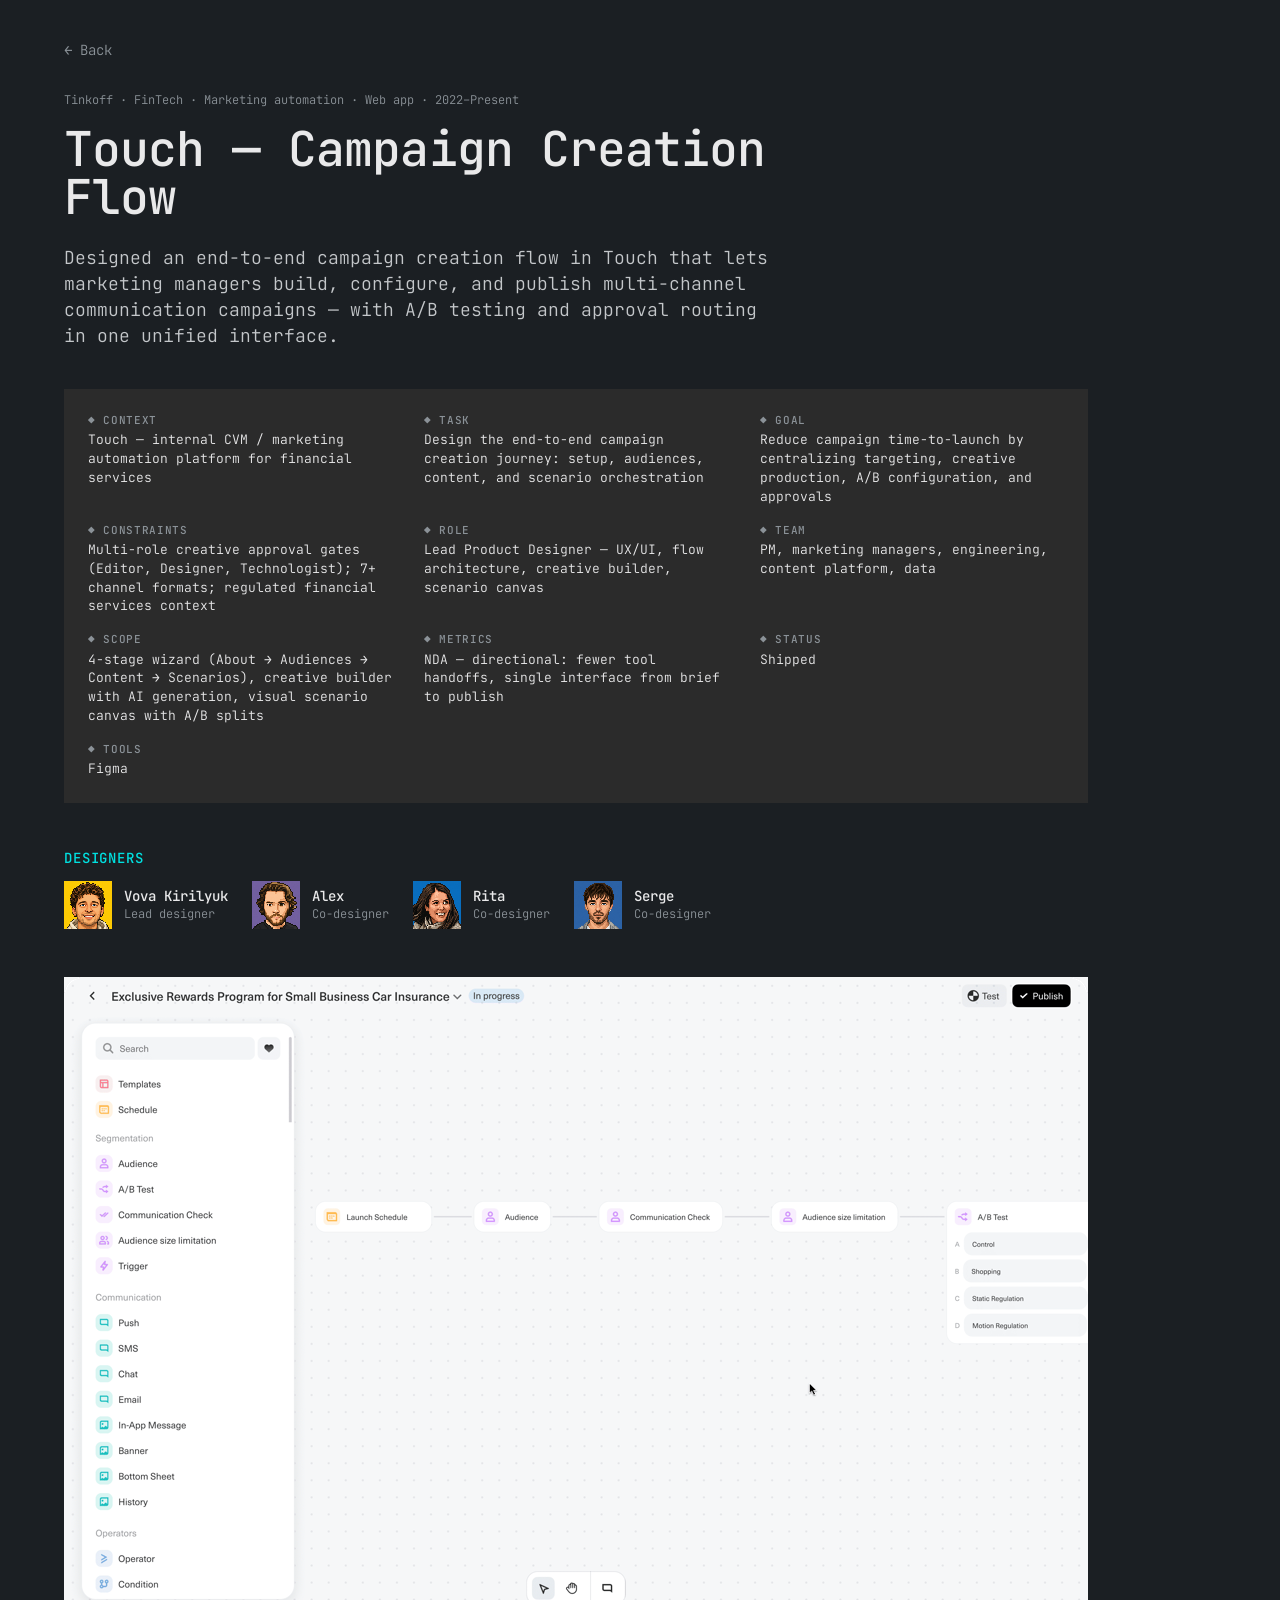
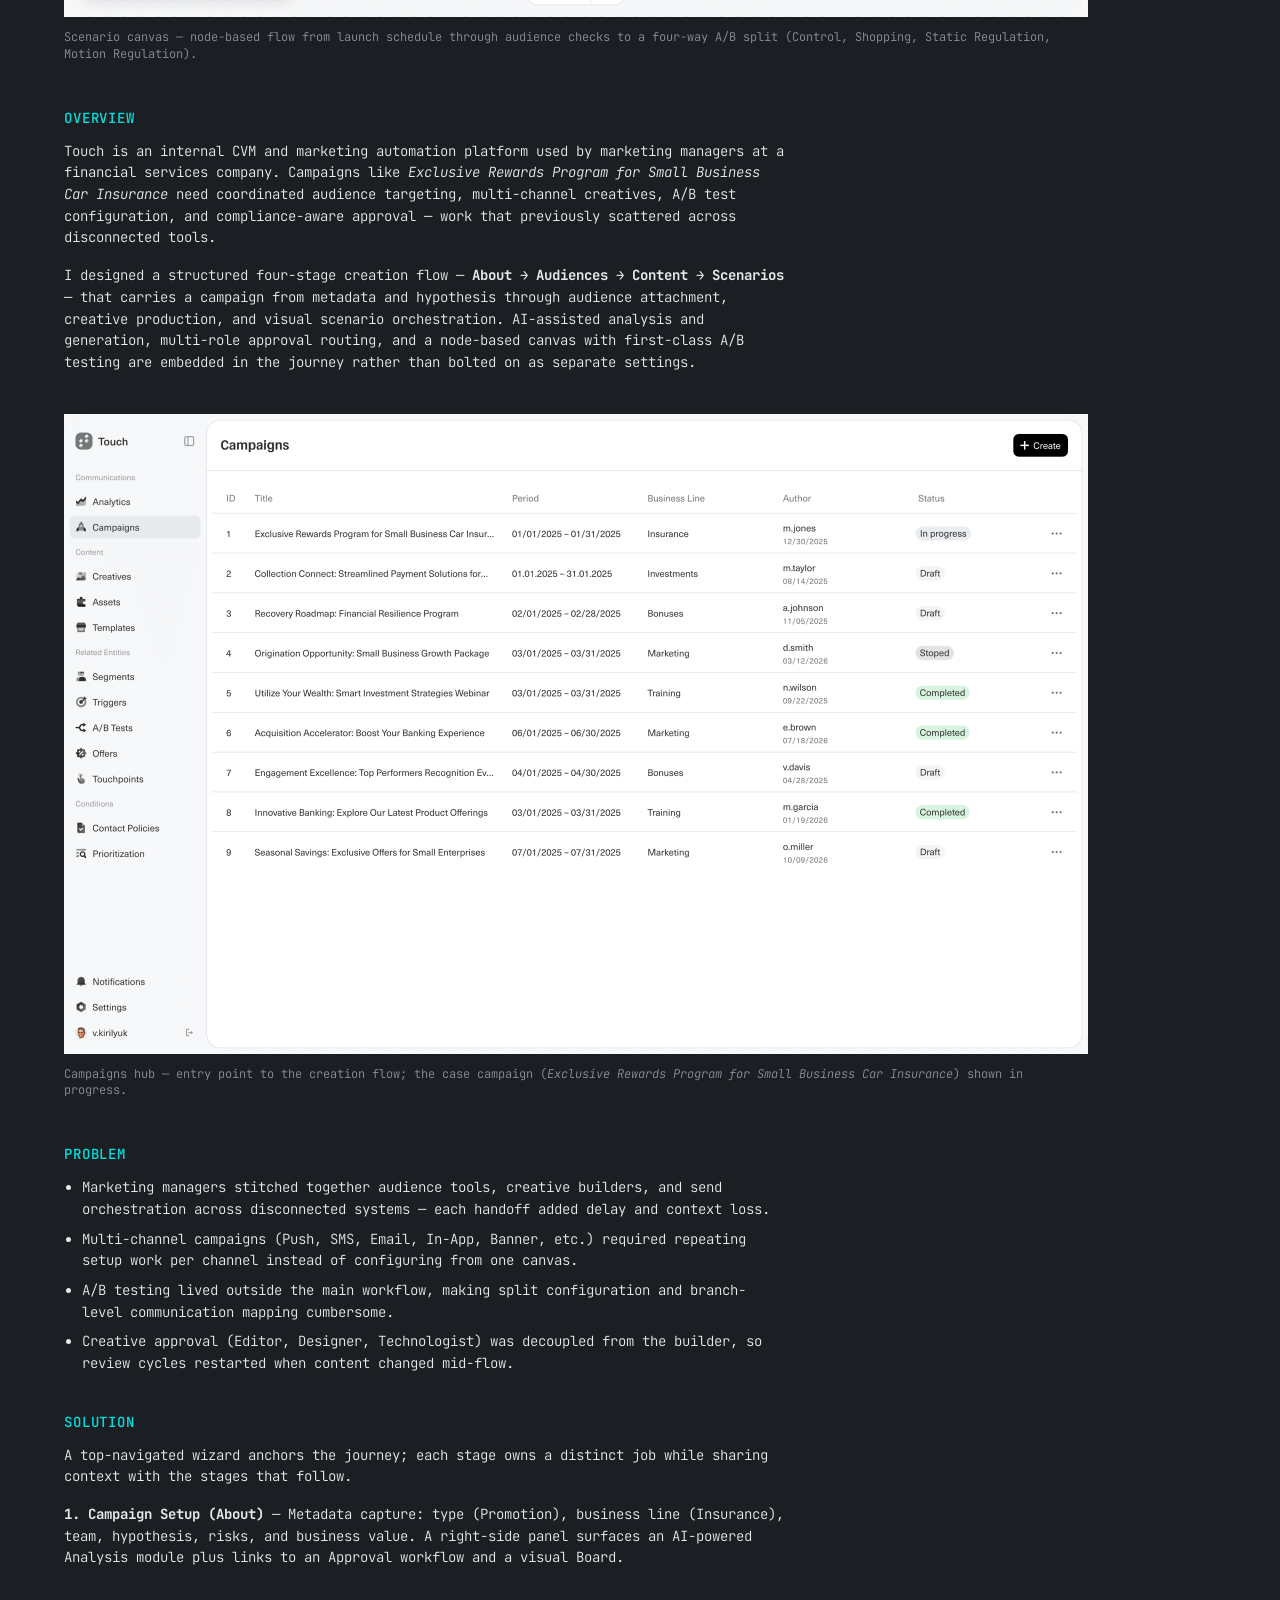
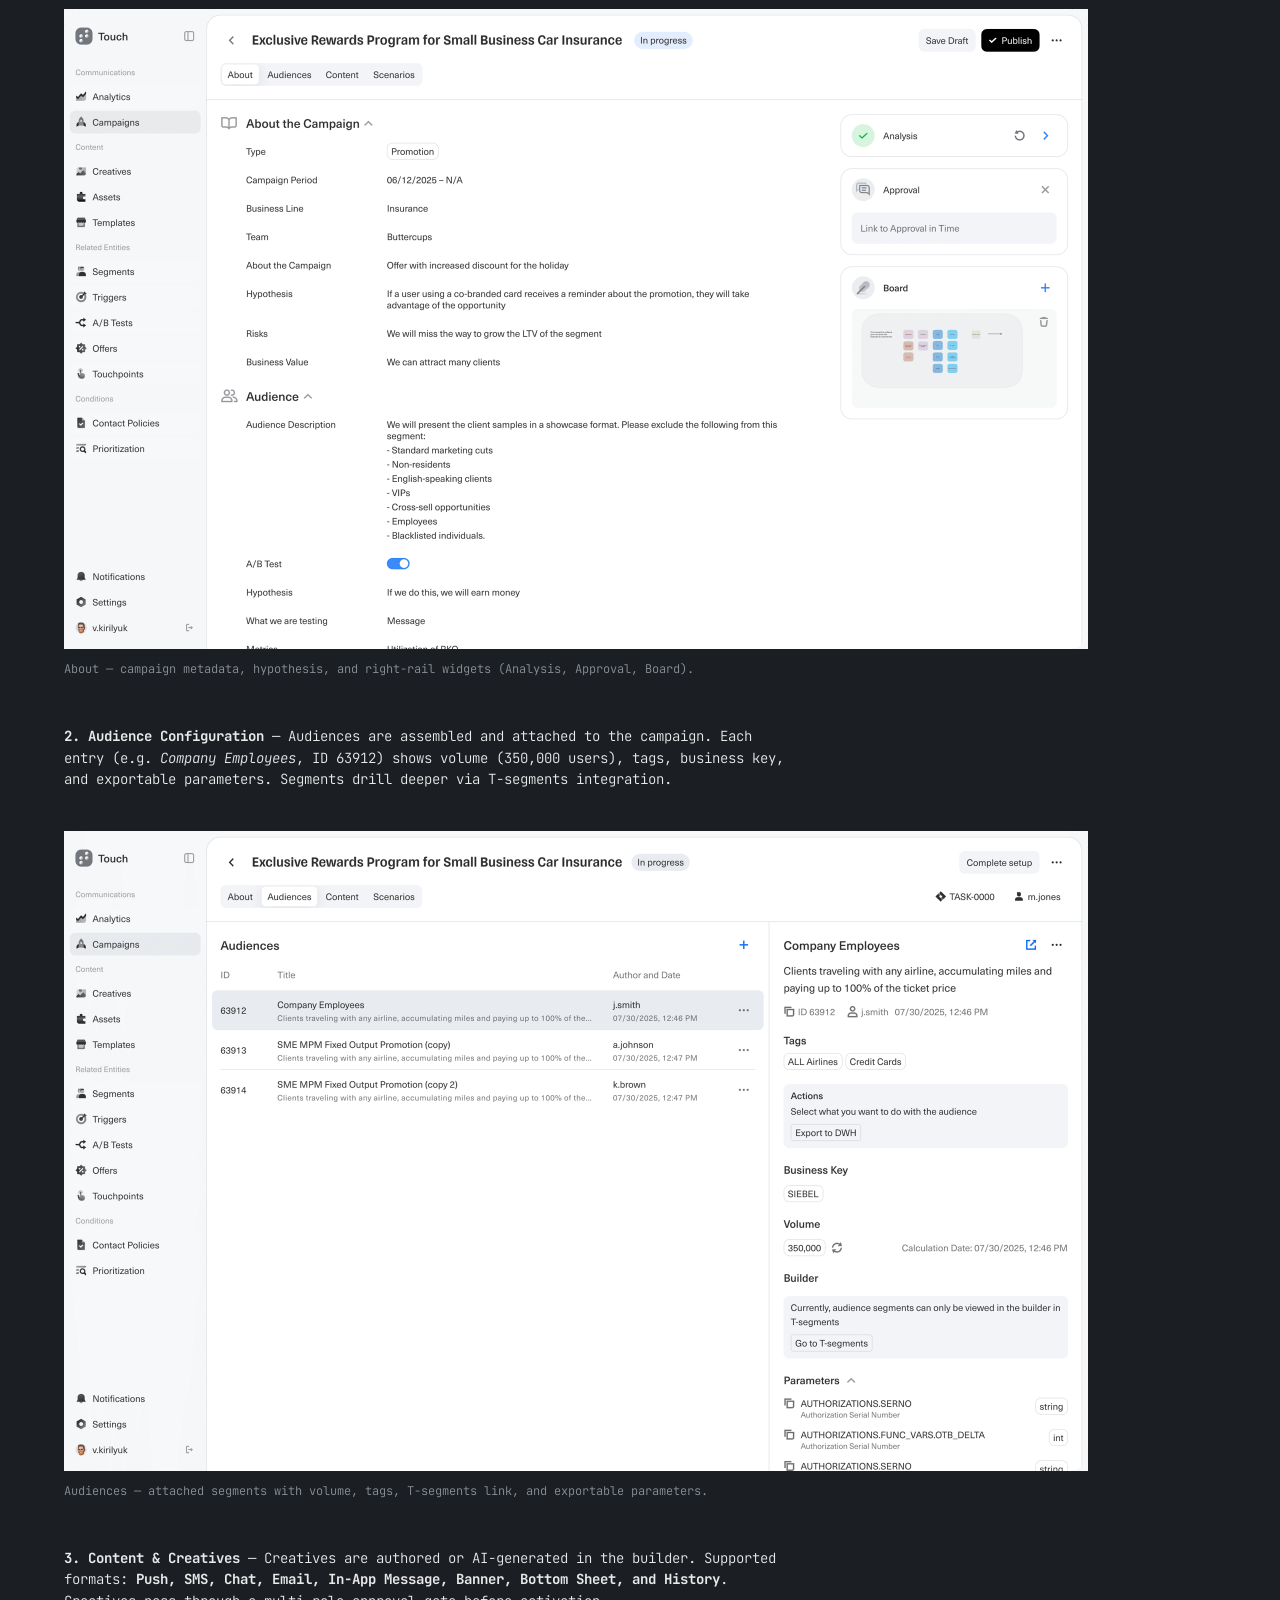
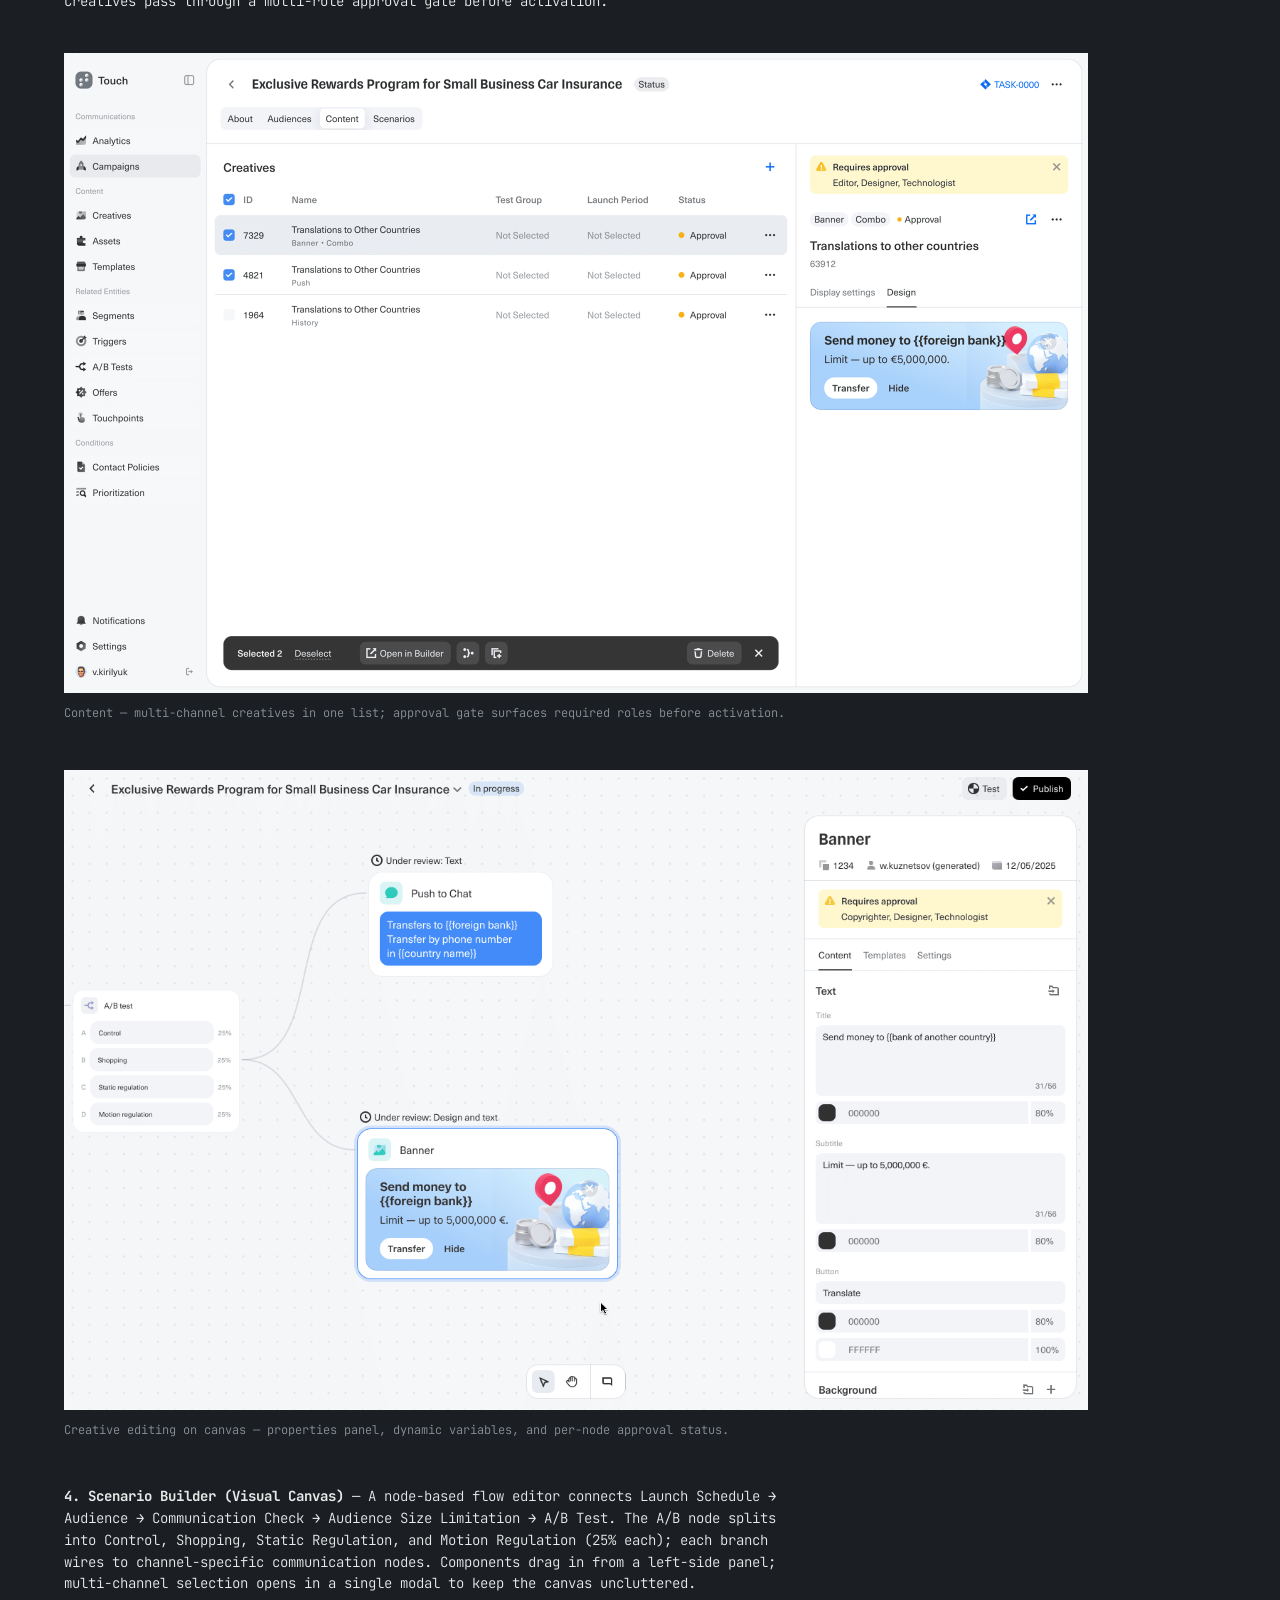
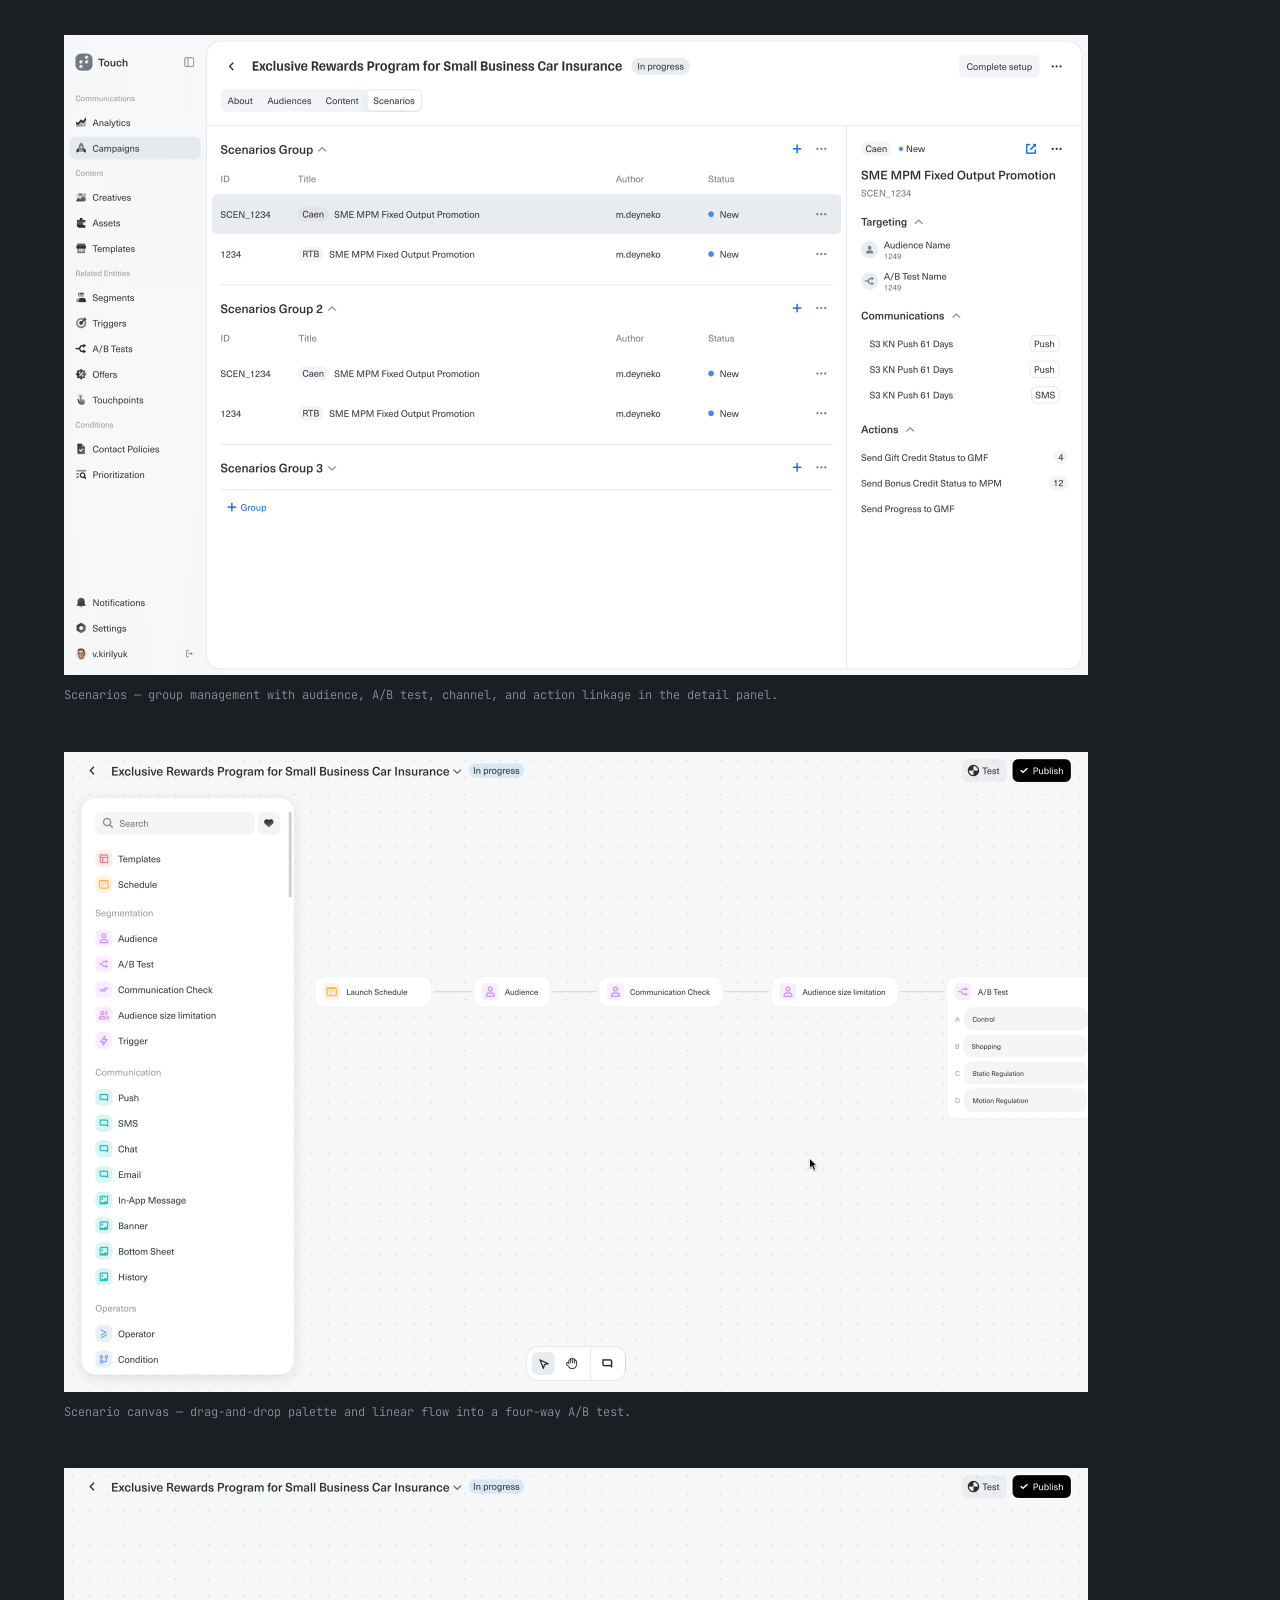
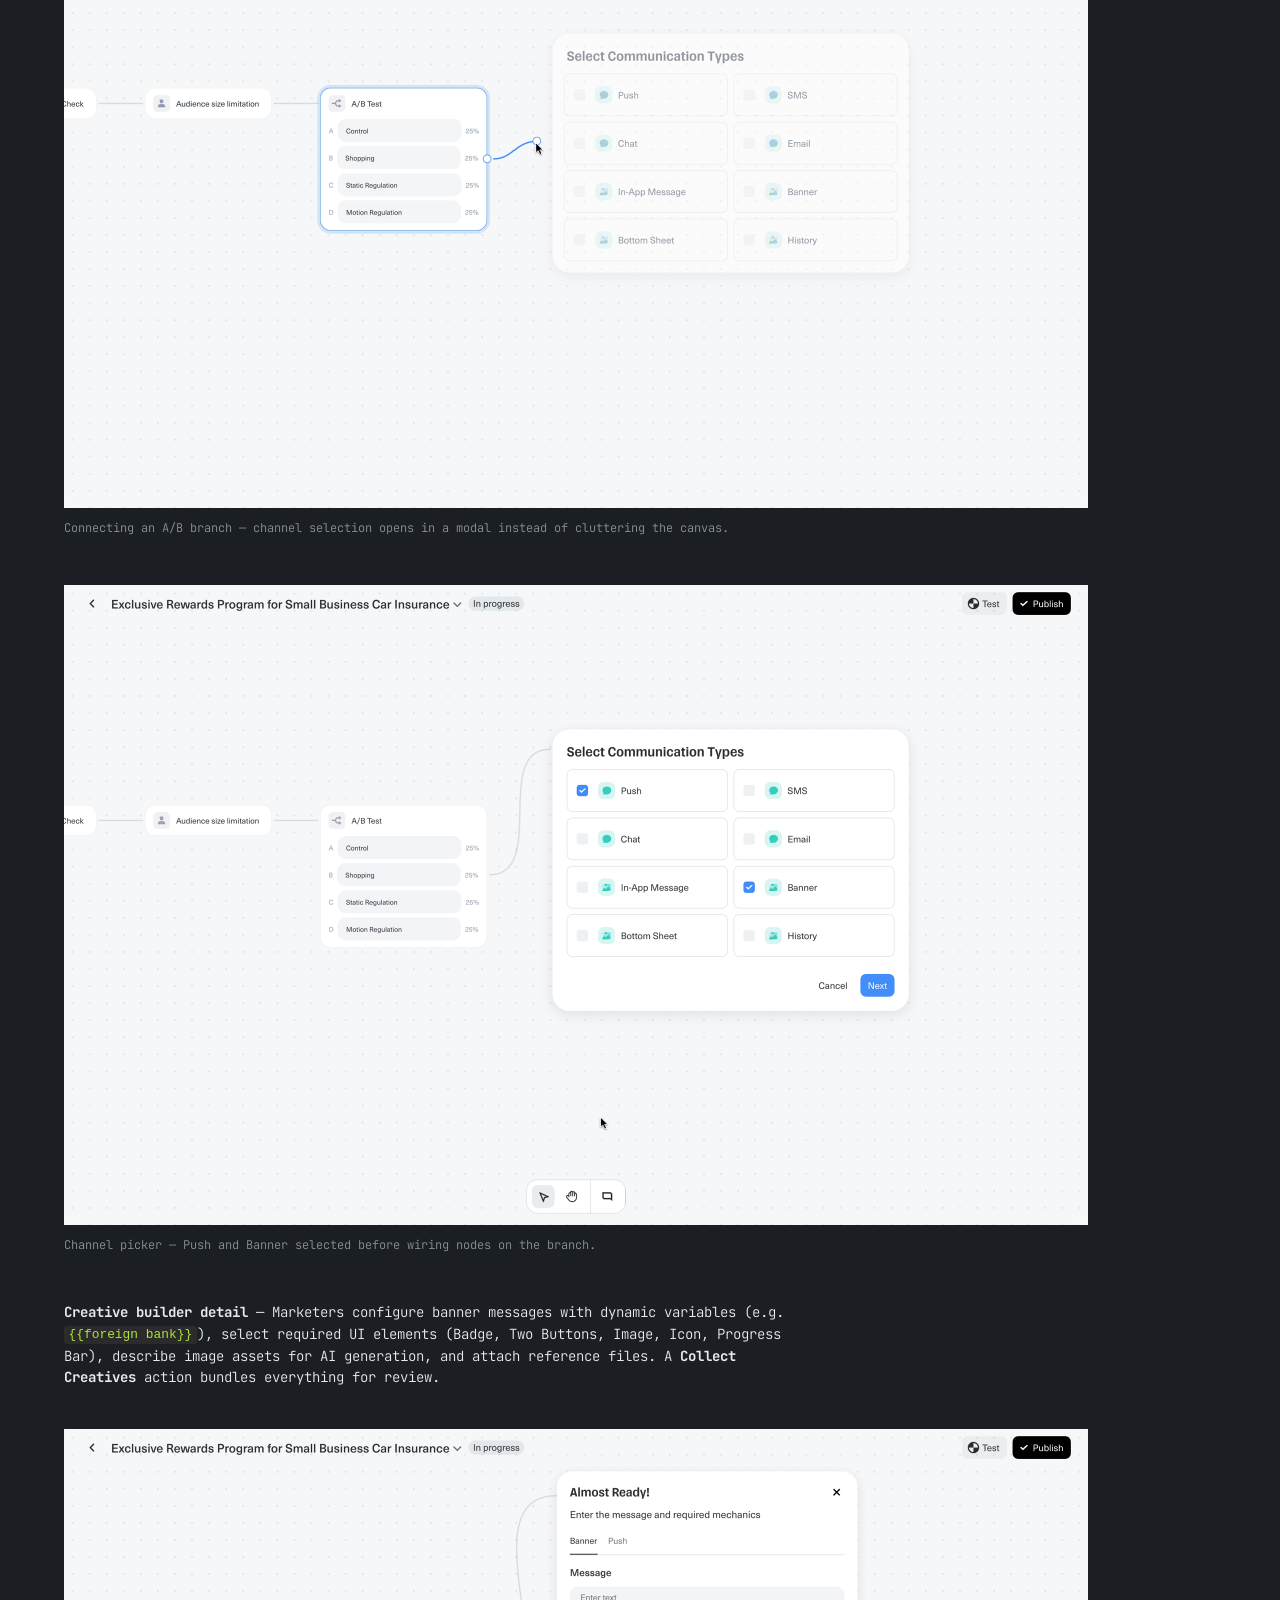
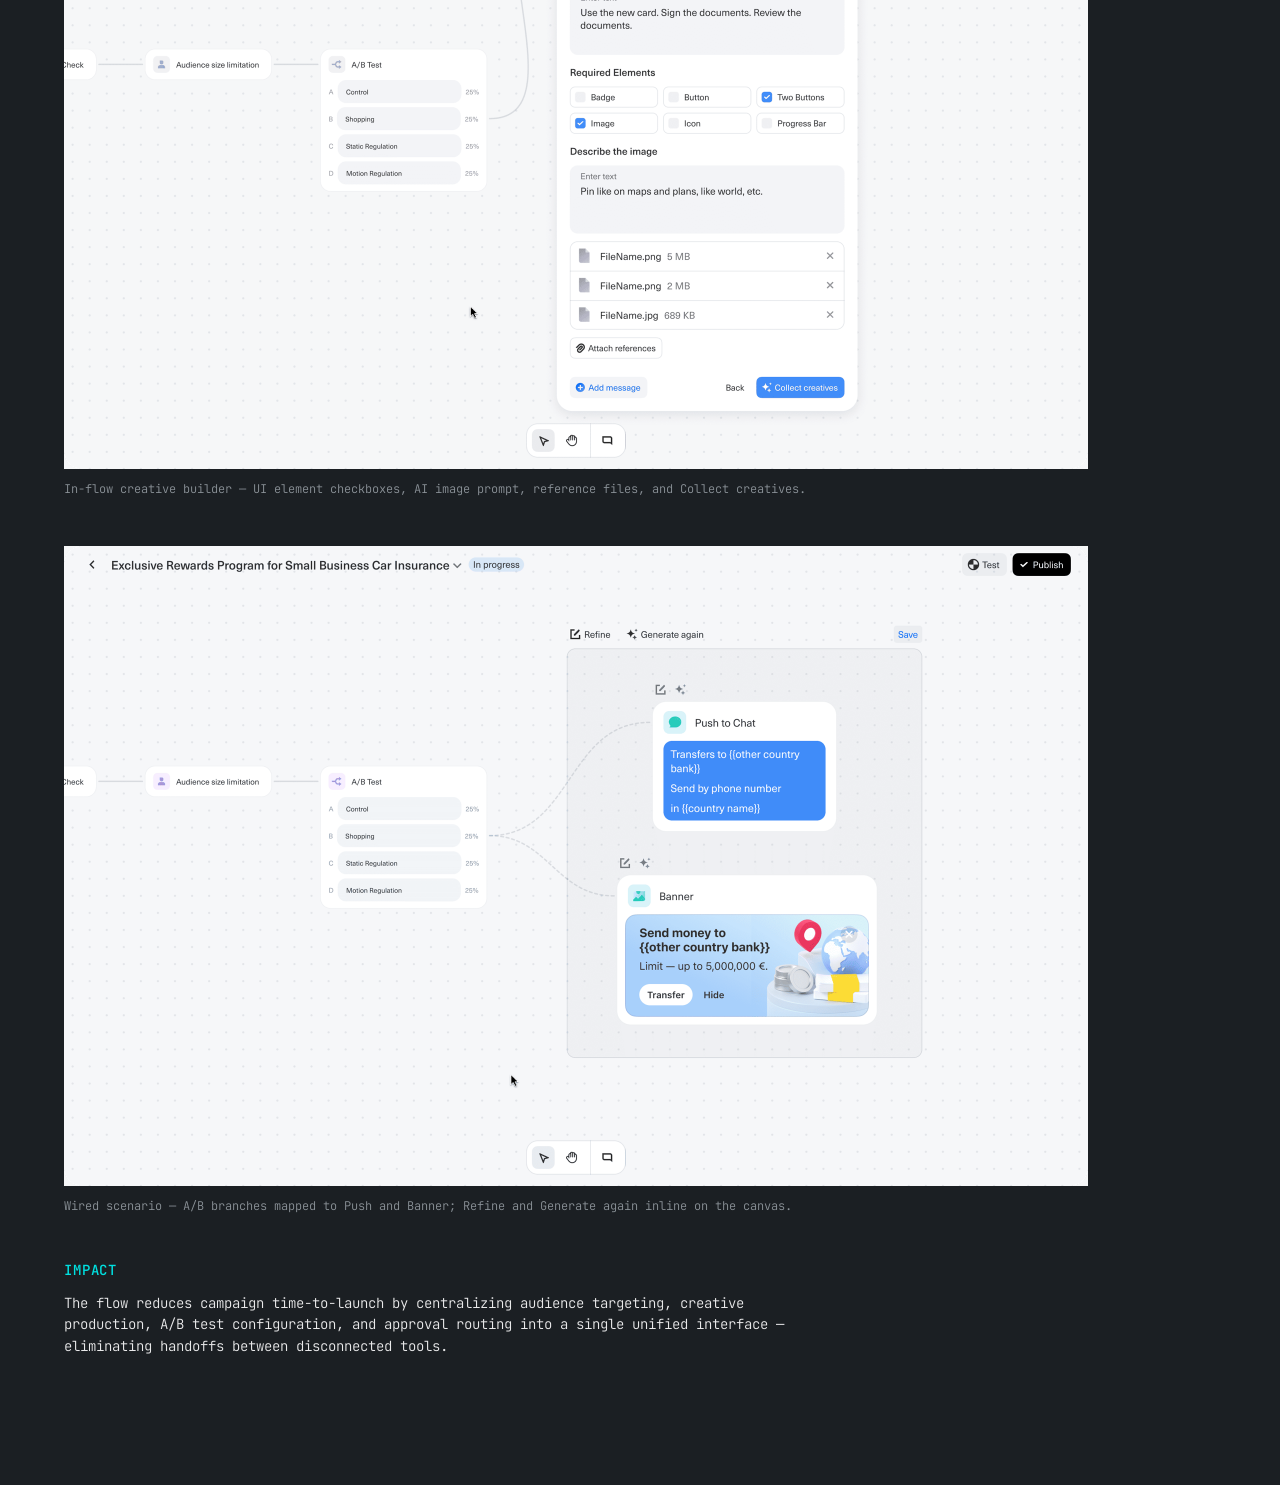
<file: projects/touch-campaign-flow.html>
<!DOCTYPE html>
<html lang="en">
<head>
  <meta charset="utf-8">
  <meta name="viewport" content="width=device-width, initial-scale=1">
  <meta name="robots" content="noindex, nofollow, noarchive, nosnippet">
  <script src="../auth.js"></script>
  <title>Touch — Campaign Creation Flow — Vova Kirilyuk</title>
  <link rel="preconnect" href="https://fonts.googleapis.com">
  <link rel="preconnect" href="https://fonts.gstatic.com" crossorigin>
  <link href="https://fonts.googleapis.com/css2?family=JetBrains+Mono:wght@300;400;500;600;700&display=swap" rel="stylesheet">
  <link href="../styles.css" rel="stylesheet">
</head>
<body class="body">
  <section class="section section-project">
    <div class="container w-container">
      <a class="project-back" href="../index.html">← Back</a>

      <header class="project-header">
        <p class="project-meta">Tinkoff · FinTech · Marketing automation · Web app · 2022–Present</p>
        <h1 class="project-title">Touch — Campaign Creation Flow</h1>
        <p class="project-lead">Designed an end-to-end campaign creation flow in Touch that lets marketing managers build, configure, and publish multi-channel communication campaigns — with A/B testing and approval routing in one unified interface.</p>
      </header>

      <dl class="project-highlights">
        <div class="project-highlights__item">
          <dt class="project-highlights__label">◆ Context</dt>
          <dd class="project-highlights__value">Touch — internal CVM / marketing automation platform for financial services</dd>
        </div>
        <div class="project-highlights__item">
          <dt class="project-highlights__label">◆ Task</dt>
          <dd class="project-highlights__value">Design the end-to-end campaign creation journey: setup, audiences, content, and scenario orchestration</dd>
        </div>
        <div class="project-highlights__item">
          <dt class="project-highlights__label">◆ Goal</dt>
          <dd class="project-highlights__value">Reduce campaign time-to-launch by centralizing targeting, creative production, A/B configuration, and approvals</dd>
        </div>
        <div class="project-highlights__item">
          <dt class="project-highlights__label">◆ Constraints</dt>
          <dd class="project-highlights__value">Multi-role creative approval gates (Editor, Designer, Technologist); 7+ channel formats; regulated financial services context</dd>
        </div>
        <div class="project-highlights__item">
          <dt class="project-highlights__label">◆ Role</dt>
          <dd class="project-highlights__value">Lead Product Designer — UX/UI, flow architecture, creative builder, scenario canvas</dd>
        </div>
        <div class="project-highlights__item">
          <dt class="project-highlights__label">◆ Team</dt>
          <dd class="project-highlights__value">PM, marketing managers, engineering, content platform, data</dd>
        </div>
        <div class="project-highlights__item">
          <dt class="project-highlights__label">◆ Scope</dt>
          <dd class="project-highlights__value">4-stage wizard (About → Audiences → Content → Scenarios), creative builder with AI generation, visual scenario canvas with A/B splits</dd>
        </div>
        <div class="project-highlights__item">
          <dt class="project-highlights__label">◆ Metrics</dt>
          <dd class="project-highlights__value">NDA — directional: fewer tool handoffs, single interface from brief to publish</dd>
        </div>
        <div class="project-highlights__item">
          <dt class="project-highlights__label">◆ Status</dt>
          <dd class="project-highlights__value">Shipped</dd>
        </div>
        <div class="project-highlights__item">
          <dt class="project-highlights__label">◆ Tools</dt>
          <dd class="project-highlights__value">Figma</dd>
        </div>
      </dl>

      <section class="project-designers" aria-label="Design team">
        <h2 class="project-designers__title">Designers</h2>
        <ul class="project-designers__list">
          <li class="project-designer">
            <img class="project-designer__avatar" src="../assets/team/Vova.png" alt="" width="48" height="48" decoding="async">
            <div class="project-designer__info">
              <p class="project-designer__name">Vova Kirilyuk</p>
              <p class="project-designer__role">Lead designer</p>
            </div>
          </li>
          <li class="project-designer">
            <img class="project-designer__avatar" src="../assets/team/Alex.png" alt="" width="48" height="48" loading="lazy" decoding="async">
            <div class="project-designer__info">
              <p class="project-designer__name">Alex</p>
              <p class="project-designer__role">Co-designer</p>
            </div>
          </li>
          <li class="project-designer">
            <img class="project-designer__avatar" src="../assets/team/Rita.png" alt="" width="48" height="48" loading="lazy" decoding="async">
            <div class="project-designer__info">
              <p class="project-designer__name">Rita</p>
              <p class="project-designer__role">Co-designer</p>
            </div>
          </li>
          <li class="project-designer">
            <img class="project-designer__avatar" src="../assets/team/Serge.png" alt="" width="48" height="48" loading="lazy" decoding="async">
            <div class="project-designer__info">
              <p class="project-designer__name">Serge</p>
              <p class="project-designer__role">Co-designer</p>
            </div>
          </li>
        </ul>
      </section>

      <figure class="project-figure">
        <img class="project-figure__image" src="../assets/projects/touch-campaign-flow.png" srcset="../assets/projects/touch-campaign-flow.png 1024w, ../assets/projects/touch-campaign-flow@2x.png 2048w" sizes="(max-width: 1200px) calc(100vw - 48px), 1024px" alt="Scenario canvas with A/B test branches and multi-channel communication nodes" width="1024" height="640" decoding="async">
        <figcaption class="project-figure__caption">Scenario canvas — node-based flow from launch schedule through audience checks to a four-way A/B split (Control, Shopping, Static Regulation, Motion Regulation).</figcaption>
      </figure>

      <div class="project-content project-content--wide">
        <section class="project-block">
          <h2 class="project-block__title">Overview</h2>
          <p class="project-text">Touch is an internal CVM and marketing automation platform used by marketing managers at a financial services company. Campaigns like <em>Exclusive Rewards Program for Small Business Car Insurance</em> need coordinated audience targeting, multi-channel creatives, A/B test configuration, and compliance-aware approval — work that previously scattered across disconnected tools.</p>
          <p class="project-text">I designed a structured four-stage creation flow — <strong>About → Audiences → Content → Scenarios</strong> — that carries a campaign from metadata and hypothesis through audience attachment, creative production, and visual scenario orchestration. AI-assisted analysis and generation, multi-role approval routing, and a node-based canvas with first-class A/B testing are embedded in the journey rather than bolted on as separate settings.</p>
        </section>

        <figure class="project-figure">
          <img class="project-figure__image" src="../assets/projects/touch-campaign-flow/01.png" alt="Touch campaigns hub with list view, statuses, and Create entry point" width="2048" height="1280" loading="lazy" decoding="async">
          <figcaption class="project-figure__caption">Campaigns hub — entry point to the creation flow; the case campaign (<em>Exclusive Rewards Program for Small Business Car Insurance</em>) shown in progress.</figcaption>
        </figure>

        <section class="project-block">
          <h2 class="project-block__title">Problem</h2>
          <ul class="project-list">
            <li>Marketing managers stitched together audience tools, creative builders, and send orchestration across disconnected systems — each handoff added delay and context loss.</li>
            <li>Multi-channel campaigns (Push, SMS, Email, In-App, Banner, etc.) required repeating setup work per channel instead of configuring from one canvas.</li>
            <li>A/B testing lived outside the main workflow, making split configuration and branch-level communication mapping cumbersome.</li>
            <li>Creative approval (Editor, Designer, Technologist) was decoupled from the builder, so review cycles restarted when content changed mid-flow.</li>
          </ul>
        </section>

        <section class="project-block">
          <h2 class="project-block__title">Solution</h2>
          <p class="project-text">A top-navigated wizard anchors the journey; each stage owns a distinct job while sharing context with the stages that follow.</p>

          <p class="project-text"><strong>1. Campaign Setup (About)</strong> — Metadata capture: type (Promotion), business line (Insurance), team, hypothesis, risks, and business value. A right-side panel surfaces an AI-powered Analysis module plus links to an Approval workflow and a visual Board.</p>
        </section>

        <figure class="project-figure">
          <img class="project-figure__image" src="../assets/projects/touch-campaign-flow/02.png" alt="About tab with campaign metadata, hypothesis, and right-rail widgets" width="2048" height="1280" loading="lazy" decoding="async">
          <figcaption class="project-figure__caption">About — campaign metadata, hypothesis, and right-rail widgets (Analysis, Approval, Board).</figcaption>
        </figure>

        <section class="project-block">
          <p class="project-text"><strong>2. Audience Configuration</strong> — Audiences are assembled and attached to the campaign. Each entry (e.g. <em>Company Employees</em>, ID 63912) shows volume (350,000 users), tags, business key, and exportable parameters. Segments drill deeper via T-segments integration.</p>
        </section>

        <figure class="project-figure">
          <img class="project-figure__image" src="../assets/projects/touch-campaign-flow/03.png" alt="Audiences tab with segment list and detail panel" width="2048" height="1280" loading="lazy" decoding="async">
          <figcaption class="project-figure__caption">Audiences — attached segments with volume, tags, T-segments link, and exportable parameters.</figcaption>
        </figure>

        <section class="project-block">
          <p class="project-text"><strong>3. Content &amp; Creatives</strong> — Creatives are authored or AI-generated in the builder. Supported formats: <strong>Push, SMS, Chat, Email, In-App Message, Banner, Bottom Sheet, and History</strong>. Creatives pass through a multi-role approval gate before activation.</p>
        </section>

        <figure class="project-figure">
          <img class="project-figure__image" src="../assets/projects/touch-campaign-flow/04.png" alt="Content tab with creatives list and approval status" width="2048" height="1280" loading="lazy" decoding="async">
          <figcaption class="project-figure__caption">Content — multi-channel creatives in one list; approval gate surfaces required roles before activation.</figcaption>
        </figure>

        <figure class="project-figure">
          <img class="project-figure__image" src="../assets/projects/touch-campaign-flow/11.png" alt="Creative editing on canvas with properties panel and approval status" width="2048" height="1280" loading="lazy" decoding="async">
          <figcaption class="project-figure__caption">Creative editing on canvas — properties panel, dynamic variables, and per-node approval status.</figcaption>
        </figure>

        <section class="project-block">
          <p class="project-text"><strong>4. Scenario Builder (Visual Canvas)</strong> — A node-based flow editor connects Launch Schedule → Audience → Communication Check → Audience Size Limitation → A/B Test. The A/B node splits into Control, Shopping, Static Regulation, and Motion Regulation (25% each); each branch wires to channel-specific communication nodes. Components drag in from a left-side panel; multi-channel selection opens in a single modal to keep the canvas uncluttered.</p>
        </section>

        <figure class="project-figure">
          <img class="project-figure__image" src="../assets/projects/touch-campaign-flow/05.png" alt="Scenarios tab with group list and linked communications" width="2048" height="1280" loading="lazy" decoding="async">
          <figcaption class="project-figure__caption">Scenarios — group management with audience, A/B test, channel, and action linkage in the detail panel.</figcaption>
        </figure>

        <figure class="project-figure">
          <img class="project-figure__image" src="../assets/projects/touch-campaign-flow/06.png" alt="Scenario canvas with component palette and A/B split" width="2048" height="1280" loading="lazy" decoding="async">
          <figcaption class="project-figure__caption">Scenario canvas — drag-and-drop palette and linear flow into a four-way A/B test.</figcaption>
        </figure>

        <figure class="project-figure">
          <img class="project-figure__image" src="../assets/projects/touch-campaign-flow/07.png" alt="Select Communication Types modal on the scenario canvas" width="2048" height="1280" loading="lazy" decoding="async">
          <figcaption class="project-figure__caption">Connecting an A/B branch — channel selection opens in a modal instead of cluttering the canvas.</figcaption>
        </figure>

        <figure class="project-figure">
          <img class="project-figure__image" src="../assets/projects/touch-campaign-flow/08.png" alt="Select Communication Types modal with Push and Banner selected" width="2048" height="1280" loading="lazy" decoding="async">
          <figcaption class="project-figure__caption">Channel picker — Push and Banner selected before wiring nodes on the branch.</figcaption>
        </figure>

        <section class="project-block">
          <p class="project-text"><strong>Creative builder detail</strong> — Marketers configure banner messages with dynamic variables (e.g. <code class="project-inline-code">{{foreign bank}}</code>), select required UI elements (Badge, Two Buttons, Image, Icon, Progress Bar), describe image assets for AI generation, and attach reference files. A <strong>Collect Creatives</strong> action bundles everything for review.</p>
        </section>

        <figure class="project-figure">
          <img class="project-figure__image" src="../assets/projects/touch-campaign-flow/09.png" alt="Creative builder with AI image prompt and Collect creatives action" width="2048" height="1280" loading="lazy" decoding="async">
          <figcaption class="project-figure__caption">In-flow creative builder — UI element checkboxes, AI image prompt, reference files, and Collect creatives.</figcaption>
        </figure>

        <figure class="project-figure">
          <img class="project-figure__image" src="../assets/projects/touch-campaign-flow/10.png" alt="Wired scenario canvas with A/B branches mapped to Push and Banner nodes" width="2048" height="1280" loading="lazy" decoding="async">
          <figcaption class="project-figure__caption">Wired scenario — A/B branches mapped to Push and Banner; Refine and Generate again inline on the canvas.</figcaption>
        </figure>

        <section class="project-block">
          <h2 class="project-block__title">Impact</h2>
          <p class="project-text">The flow reduces campaign time-to-launch by centralizing audience targeting, creative production, A/B test configuration, and approval routing into a single unified interface — eliminating handoffs between disconnected tools.</p>
        </section>

      </div>
    </div>
  </section>
  <script src="../js/project-lightbox.js" defer></script>
</body>
</html>
</file>
<file: styles.css>
/* ==========================================================================
   Design tokens — single source of truth.
   Documented in the private storybook at design-system/index.html.
   ========================================================================== */
:root {
  --color-screenshot-bg: #f6f7f8;
  /* Color — brand */
  --color-accent: #00e0e0;
  --color-accent-hover: #abe338;

  /* Color — text */
  --color-text: #e9e9ea;
  --color-text-secondary: #c4c7ca;
  --color-text-emphasis: #b8bcc0;
  --color-text-muted: #8b9298;
  --color-text-disabled: #6b7278;
  --color-separator: #666;

  /* Color — surfaces & lines */
  --color-bg: #1b1f23;
  --color-surface: #2b2b2b;
  --color-surface-hover: #33383d;
  --color-border: #3a3f44;
  --color-border-dashed: #3d4349;
  --color-overlay: rgba(17, 20, 23, 0.96);

  /* Color — feedback */
  --color-danger: #ff6b6b;

  /* Typography */
  --font-family: "JetBrains Mono", ui-monospace, monospace;
  --font-weight-light: 300;
  --font-weight-regular: 400;
  --font-weight-medium: 500;

  /* Radius */
  --radius-none: 0;
  --radius-sm: 3px;
  --radius-md: 4px;

  /* Motion */
  --duration-fast: 0.15s;
  --easing-standard: ease;

  /* Focus */
  --focus-ring-width: 2px;
  --focus-ring-offset: 2px;

  /* Layout */
  --container-max: 1200px;
  --content-max: 720px;
  --media-max: 1024px;
  --gutter: 24px;
  --gutter-mobile: 16px;
}

*,
*::before,
*::after {
  box-sizing: border-box;
}

html {
  height: 100%;
  -webkit-text-size-adjust: 100%;
}

body {
  margin: 0;
  min-height: 100%;
}

img {
  max-width: 100%;
  vertical-align: middle;
}

.body {
  color: var(--color-text);
  background-color: var(--color-bg);
  font-family: var(--font-family);
  font-size: 14px;
  line-height: 1.5;
}

.w-container {
  max-width: 1200px;
  margin-left: auto;
  margin-right: auto;
  padding-left: 24px;
  padding-right: 24px;
}

.section {
  padding-top: 40px;
}

.section.section-cv {
  padding-top: 40px;
  padding-bottom: 64px;
}

.container.hero {
  display: flex;
  align-items: flex-start;
  justify-content: space-between;
  gap: 40px;
}

.hero__text {
  min-width: 0;
}

/* Top lines up with "Lead Product Designer", bottom with the tags line. */
.hero__photo {
  flex-shrink: 0;
  display: block;
  width: 168px;
  height: 168px;
  margin-top: 47px;
  border-radius: 0;
  background: var(--color-surface);
  image-rendering: pixelated;
}

.hero-nav {
  display: flex;
  flex-wrap: wrap;
  gap: 8px 24px;
  margin: 24px 0 0;
}


.hero-nav__link {
  display: inline-flex;
  align-items: center;
  gap: 8px;
  font-size: 18px;
  font-weight: 500;
  line-height: 1;
  letter-spacing: 0.08em;
  text-transform: uppercase;
  color: var(--color-accent);
  text-decoration: none;
  transition: color 0.15s ease;
}

.hero-nav__sep {
  font-size: 14px;
  color: var(--color-separator);
}

.hero-nav__link:hover,
.hero-nav__link:focus-visible {
  color: var(--color-accent-hover);
}

.hero-nav__link:focus-visible {
  outline: 2px solid var(--color-accent);
  outline-offset: 2px;
}

.container {
  max-width: 1200px;
  margin-left: auto;
  margin-right: auto;
  display: block;
  padding-bottom: 64px;
}

.container-2 {
  max-width: 1200px;
  margin-left: auto;
  margin-right: auto;
}

.heading {
  margin-top: 0;
  margin-bottom: 32px;
  padding-top: 0;
  font-size: 96px;
  font-weight: 500;
  line-height: 0.8;
  letter-spacing: -0.02em;
}

/* Extra air around letters that look cramped in the monospaced surname. */
.heading__space {
  margin-inline: 0.03em;
}

.text-span {
  font-size: 32px;
  font-weight: 300;
  display: inline-block;
  margin-bottom: 0.15em;
  padding-bottom: 16px;
}

.text-span {
  position: relative;
}

.hero-roles {
  position: absolute;
  top: 0;
  left: 100%;
  padding-left: 1ch;
  font-weight: 300;
  white-space: nowrap;
  color: var(--color-text-muted);
}

.hero-roles__caret {
  display: inline-block;
  width: 0.08em;
  height: 0.9em;
  margin-left: 0.08em;
  vertical-align: -0.1em;
  background: currentColor;
  animation: hero-caret 1s steps(1) infinite;
}

@keyframes hero-caret {
  50% { opacity: 0; }
}

.paragraph {
  margin-top: 0;
  margin-bottom: 0;
  font-size: 100%;
  font-weight: 300;
  line-height: 1;
}

.section-head {
  display: flex;
  flex-wrap: wrap;
  align-items: center;
  justify-content: space-between;
  gap: 8px 24px;
  margin: 0 0 24px;
}

.section-head .section-title,
.section-head .hero-nav {
  margin: 0;
}

.section-about {
  padding-top: 0;
  padding-bottom: 0;
}

/* Same columns as the cases grid, so the text lines up with the card content. */
.project-highlights.project-highlights--home {
  grid-template-columns: repeat(auto-fill, minmax(320px, 1fr));
  gap: 16px 24px;
  max-width: none;
  margin: 0;
  padding: 24px 0;
}

.project-highlights--home .project-highlights__item {
  padding: 0 24px 0 20px;
}

.project-highlights--home .project-highlights__value {
  font-size: 14px;
}

.section-projects {
  padding-top: 0;
  padding-bottom: 0;
}

.section-title {
  margin: 0 0 24px;
  font-size: 18px;
  font-weight: 500;
  line-height: 1;
  letter-spacing: 0.08em;
  text-transform: uppercase;
  color: var(--color-text-muted);
}

.projects-grid {
  display: grid;
  grid-template-columns: repeat(auto-fill, minmax(320px, 1fr));
  gap: 24px;
}

.project-card {
  display: flex;
  flex-direction: column;
  padding: 20px;
  text-decoration: none;
  color: inherit;
  background: var(--color-surface);
  border-radius: 4px;
  overflow: hidden;
  transition: background-color 0.15s ease;
}

.project-card:hover,
.project-card:focus-visible {
  background: var(--color-surface-hover);
}

.project-card:focus-visible {
  outline: 2px solid var(--color-accent);
  outline-offset: 2px;
}

.project-card__media {
  aspect-ratio: 1024 / 637;
  overflow: hidden;
  background: var(--color-bg);
}

.project-card__image {
  display: block;
  width: 100%;
  height: 100%;
  object-fit: contain;
  object-position: top center;
  image-rendering: auto;
  background: var(--color-screenshot-bg);
}

.project-card__body {
  display: flex;
  flex-direction: column;
  flex: 1;
  padding: 20px 0 4px;
}

.project-card__meta {
  margin: 0 0 8px;
  font-size: 12px;
  font-weight: 300;
  line-height: 1.3;
  color: var(--color-text-muted);
}

.project-card__badges {
  display: flex;
  flex-wrap: wrap;
  gap: 8px;
  margin: 0 0 12px;
}

.project-header__badges {
  margin-bottom: 16px;
}

.project-card__badges .project-card__badge {
  margin: 0;
}

.project-card__badge {
  align-self: flex-start;
  margin: 0 0 12px;
  padding: 3px 8px;
  border: 1px solid var(--color-accent);
  font-size: 11px;
  font-weight: 500;
  line-height: 1.3;
  letter-spacing: 0.06em;
  text-transform: uppercase;
  color: var(--color-accent);
}

.project-card__title {
  margin: 0 0 12px;
  font-size: 20px;
  font-weight: 500;
  line-height: 1.2;
  letter-spacing: -0.02em;
}

.project-card__desc {
  margin: 0 0 16px;
  font-size: 14px;
  font-weight: 300;
  line-height: 1.45;
  color: var(--color-text-secondary);
}

.project-card__link {
  margin: auto 0 0;
  font-size: 13px;
  font-weight: 400;
  color: var(--color-accent);
  transition: color 0.15s ease;
}

.project-card:hover .project-card__link,
.project-card:focus-visible .project-card__link {
  color: var(--color-accent-hover);
}

.project-card--soon {
  cursor: default;
}

.project-card--soon:hover,
.project-card--soon:focus-visible {
  background: var(--color-surface);
}

.project-card__media--placeholder {
  display: flex;
  flex-direction: column;
  gap: 10px;
  align-items: center;
  justify-content: center;
  border: 1px dashed var(--color-border-dashed);
}

.project-card__soon-symbol {
  font-size: 22px;
  line-height: 1;
  color: var(--color-border-dashed);
}

.project-card__soon-label {
  font-size: 13px;
  font-weight: 400;
  letter-spacing: 0.08em;
  text-transform: uppercase;
  color: var(--color-text-disabled);
}

.project-card__link--muted,
.project-card:hover .project-card__link--muted {
  color: var(--color-text-disabled);
}

.section-login {
  min-height: 100vh;
  display: flex;
  align-items: center;
  padding-bottom: 64px;
}

.section-login .container {
  padding-bottom: 0;
  max-width: 420px;
}

.login-title {
  margin: 0 0 12px;
  font-size: 32px;
  font-weight: 500;
  line-height: 1.1;
  letter-spacing: -0.02em;
}

.login-lead {
  margin: 0 0 32px;
  font-size: 14px;
  font-weight: 300;
  line-height: 1.45;
  color: var(--color-text-secondary);
}

.login-form {
  display: flex;
  flex-direction: column;
  gap: 12px;
}

.login-label {
  font-size: 12px;
  font-weight: 500;
  line-height: 1;
  letter-spacing: 0.06em;
  text-transform: uppercase;
  color: var(--color-text-muted);
}

.login-input {
  width: 100%;
  padding: 12px 14px;
  font-family: inherit;
  font-size: 14px;
  font-weight: 300;
  line-height: 1.4;
  color: var(--color-text);
  background: var(--color-surface);
  border: 1px solid var(--color-border);
  border-radius: 4px;
}

.login-input:focus {
  outline: 2px solid var(--color-accent);
  outline-offset: 1px;
  border-color: var(--color-accent);
}

.login-error {
  margin: 0;
  font-size: 13px;
  font-weight: 300;
  line-height: 1.4;
  color: var(--color-danger);
}

.login-button {
  align-self: flex-start;
  margin-top: 8px;
  padding: 12px 20px;
  font-family: inherit;
  font-size: 14px;
  font-weight: 500;
  line-height: 1;
  color: var(--color-bg);
  background: var(--color-accent);
  border: 0;
  border-radius: 4px;
  cursor: pointer;
  transition: background-color 0.15s ease;
}

.login-button:hover,
.login-button:focus-visible {
  background: var(--color-accent-hover);
}

.login-button:focus-visible {
  outline: 2px solid var(--color-accent);
  outline-offset: 2px;
}

.section-project {
  padding-bottom: 64px;
}

.project-back {
  display: inline-block;
  margin-bottom: 32px;
  font-size: 14px;
  font-weight: 300;
  color: var(--color-text-muted);
  text-decoration: none;
  transition: color 0.15s ease;
}

.project-back:hover,
.project-back:focus-visible {
  color: var(--color-accent-hover);
}

.project-back:focus-visible {
  outline: 2px solid var(--color-accent);
  outline-offset: 2px;
}

.project-header {
  margin-bottom: 40px;
  max-width: 720px;
}

.project-meta {
  margin: 0 0 16px;
  font-size: 12px;
  font-weight: 300;
  line-height: 1.3;
  color: var(--color-text-muted);
}

.project-title {
  margin: 0 0 24px;
  font-size: 48px;
  font-weight: 500;
  line-height: 1;
  letter-spacing: -0.02em;
}

.project-lead {
  margin: 0;
  font-size: 18px;
  font-weight: 300;
  line-height: 1.45;
  color: var(--color-text-secondary);
}

.testimonial {
  margin: 0 0 48px;
  padding: 4px 0 4px 24px;
  max-width: 720px;
  box-sizing: border-box;
  border-left: 2px solid var(--color-accent);
}

.testimonial__quote {
  margin: 0 0 20px;
  padding: 0;
  border: 0;
  font-size: 14px;
  font-weight: 300;
  line-height: 1.55;
  color: var(--color-text);
}

.testimonial__quote p {
  margin: 0 0 12px;
}

.testimonial__quote p:last-child {
  margin-bottom: 0;
}

.testimonial__author {
  display: flex;
  align-items: center;
  gap: 12px;
}

.testimonial__meta {
  display: flex;
  flex-direction: column;
  gap: 2px;
}

.testimonial__name {
  font-size: 14px;
  font-weight: 500;
  color: var(--color-text);
}

.testimonial__role {
  font-size: 12px;
  font-weight: 300;
  color: var(--color-text-muted);
}

.hiring-map {
  margin: 0 0 48px;
  padding: 40px;
  background: var(--color-surface);
}

.hiring-map__label {
  margin: 0 0 12px;
  font-size: 11px;
  font-weight: 500;
  letter-spacing: 0.06em;
  text-transform: uppercase;
  color: var(--color-accent);
}

.hiring-map__title {
  margin: 0 0 32px;
  font-size: 18px;
  font-weight: 500;
  line-height: 1.45;
  color: var(--color-text);
}

.hiring-map__flow {
  display: grid;
  grid-template-columns: 1fr 32px 1fr 32px 1fr;
  align-items: stretch;
  margin: 0 0 32px;
  padding: 0;
  list-style: none;
}

.hiring-map__stage {
  display: flex;
  flex-direction: column;
  gap: 8px;
  padding: 20px;
  border: 1px solid var(--color-border);
  background: var(--color-bg);
}

.hiring-map__stage--muted {
  border-style: dashed;
  border-color: var(--color-separator);
  background: transparent;
}

.hiring-map__stage--accent {
  border-color: var(--color-accent);
}

.hiring-map__name {
  font-size: 14px;
  font-weight: 500;
  color: var(--color-text);
}

.hiring-map__stage--muted .hiring-map__name {
  font-weight: 300;
  color: var(--color-text-secondary);
}

.hiring-map__stage--accent .hiring-map__name,
.hiring-map__stage--accent .hiring-map__value {
  color: var(--color-accent);
}

.hiring-map__value {
  margin-top: auto;
  padding-top: 16px;
  font-size: 48px;
  font-weight: 500;
  line-height: 1;
  color: var(--color-text);
}

.hiring-map__arrow {
  display: flex;
  align-items: center;
  justify-content: center;
  color: var(--color-accent);
  font-size: 24px;
  font-weight: 300;
}

.hiring-map__arrow--eq::before {
  content: "=";
}

.hiring-map__arrow--plus::before {
  content: "+";
}

.hiring-map__foot {
  margin: 0;
  padding-top: 20px;
  border-top: 1px dashed var(--color-border-dashed);
  font-size: 14px;
  font-weight: 300;
  line-height: 1.55;
  color: var(--color-text-secondary);
}

.hiring-map__em {
  font-weight: 500;
  color: var(--color-accent);
}

.project-highlights {
  display: grid;
  grid-template-columns: repeat(auto-fill, minmax(280px, 1fr));
  gap: 16px 32px;
  margin: 0 0 48px;
  padding: 24px;
  max-width: 1024px;
  background: var(--color-surface);
  border-radius: 0;
}

.project-highlights__item {
  margin: 0;
}

.project-highlights__label {
  margin: 0 0 4px;
  font-size: 11px;
  font-weight: 500;
  line-height: 1.3;
  letter-spacing: 0.06em;
  text-transform: uppercase;
  color: var(--color-text-muted);
}

.project-highlights__value {
  margin: 0;
  font-size: 13px;
  font-weight: 300;
  line-height: 1.45;
  color: var(--color-text);
}

.project-designers {
  margin: 0 0 48px;
  max-width: 720px;
}

.project-designers__title {
  margin: 0 0 16px;
  font-size: 14px;
  font-weight: 500;
  line-height: 1;
  letter-spacing: 0.06em;
  text-transform: uppercase;
  color: var(--color-accent);
}

.project-designers__list {
  display: flex;
  flex-wrap: wrap;
  gap: 16px 24px;
  margin: 0;
  padding: 0;
  list-style: none;
}

.project-designer {
  display: flex;
  align-items: center;
  gap: 12px;
  min-width: 0;
}

.project-designer__avatar {
  flex-shrink: 0;
  display: block;
  width: 48px;
  height: 48px;
  border-radius: 0;
  background: var(--color-surface);
  image-rendering: pixelated;
}

/* Trim the line boxes to the capitals on top and the last baseline at the
   bottom, so the avatar centres on the visible text, not its leading. */
.project-designer__info {
  min-width: 0;
  text-box: trim-both cap alphabetic;
}

/* Browsers without text-box (Firefox, older Safari): negative margins
   remove the same space above the capitals and below the last baseline. */
@supports not (text-box: trim-both cap alphabetic) {
  .project-designer__info {
    margin: -4px 0 -4px;
  }
}

.project-designer__name {
  margin: 0 0 2px;
  font-size: 14px;
  font-weight: 500;
  line-height: 1.3;
  color: var(--color-text);
}

.project-designer__role {
  margin: 0;
  font-size: 12px;
  font-weight: 300;
  line-height: 1.3;
  color: var(--color-text-muted);
}

.project-figure {
  margin: 0 0 48px;
  max-width: 1024px;
}

.project-figure__image {
  display: block;
  width: 100%;
  height: auto;
  border-radius: 0;
  /* Same grey as the screenshots' own background, so their transparent rounded corners read as sharp. */
  background: var(--color-screenshot-bg);
}

/* Tall screenshots fill the same 16:10 frame as the others, centred on the screenshot grey. */
.project-figure--portrait .project-figure__image {
  width: 100%;
  aspect-ratio: 16 / 10;
  object-fit: contain;
  object-position: center;
}

.project-figure__caption {
  margin-top: 12px;
  font-size: 12px;
  font-weight: 300;
  line-height: 1.4;
  color: var(--color-text-muted);
}

.project-content {
  max-width: 720px;
}

.project-content--wide {
  max-width: 1024px;
}

.project-content--wide .project-block {
  max-width: 720px;
}

.project-block {
  margin-bottom: 40px;
}

.project-content--wide .project-block--wide {
  max-width: none;
}

.project-list + .project-text {
  margin-top: 16px;
}

.project-block:last-child {
  margin-bottom: 0;
}

.project-block__title {
  margin: 0 0 16px;
  font-size: 14px;
  font-weight: 500;
  line-height: 1;
  letter-spacing: 0.06em;
  text-transform: uppercase;
  color: var(--color-accent);
}

.project-text {
  margin: 0 0 16px;
  font-size: 14px;
  font-weight: 300;
  line-height: 1.55;
  color: var(--color-text);
}

.project-text a,
.project-list a {
  color: var(--color-accent);
  text-decoration: none;
  transition: color var(--duration-fast) var(--easing-standard);
}

.project-text a:hover,
.project-text a:focus-visible,
.project-list a:hover,
.project-list a:focus-visible {
  color: var(--color-accent-hover);
}

.project-text a:focus-visible,
.project-list a:focus-visible {
  outline: var(--focus-ring-width) solid var(--color-accent);
  outline-offset: var(--focus-ring-offset);
}

.project-text:last-child {
  margin-bottom: 0;
}

.project-inline-code {
  padding: 0.1em 0.35em;
  font-size: 0.92em;
  background: var(--color-surface);
  border-radius: 3px;
  color: var(--color-accent-hover);
}

.project-list {
  margin: 0;
  padding-left: 1.25em;
  font-size: 14px;
  font-weight: 300;
  line-height: 1.55;
  color: var(--color-text);
}

.project-list li {
  margin-bottom: 8px;
}

.project-list li:last-child {
  margin-bottom: 0;
}

.project-list strong {
  font-weight: 500;
  color: var(--color-text);
}

.project-archive-note {
  margin: 0 0 32px;
  padding: 12px 16px;
  font-size: 13px;
  font-weight: 300;
  line-height: 1.45;
  color: var(--color-text-secondary);
  background: var(--color-surface);
  border-left: 2px solid var(--color-text-muted);
  border-radius: 4px;
}

.project-archive-note a {
  color: var(--color-accent);
  text-decoration: none;
  transition: color 0.15s ease;
}

.project-archive-note a:hover,
.project-archive-note a:focus-visible {
  color: var(--color-accent-hover);
}

.project-archive-note a:focus-visible {
  outline: 2px solid var(--color-accent);
  outline-offset: 2px;
}

.project-decision {
  margin: 0 0 24px;
  padding: 24px;
  box-sizing: border-box;
  width: 100%;
  max-width: 720px;
  background: var(--color-surface);
  border-radius: 0;
}

/* Decisions follow the text column, not the screenshots. */
.project-content--wide .project-decision {
  max-width: 720px;
}

.project-decision__index {
  margin: 0 0 8px;
  font-size: 11px;
  font-weight: 500;
  letter-spacing: 0.06em;
  text-transform: uppercase;
  color: var(--color-accent);
}

.project-decision__title {
  margin: 0 0 16px;
  font-size: 18px;
  font-weight: 500;
  line-height: 1.3;
  letter-spacing: -0.01em;
}

.project-decision__rows {
  display: grid;
  grid-template-columns: 96px 1fr;
  gap: 10px 16px;
  margin: 0;
}

.project-decision__rows dt {
  margin: 0;
  padding-top: 2px;
  font-size: 11px;
  font-weight: 500;
  letter-spacing: 0.06em;
  text-transform: uppercase;
  color: var(--color-text-muted);
}

.project-decision__rows dd {
  margin: 0;
  font-size: 14px;
  font-weight: 300;
  line-height: 1.55;
}

.project-designer__area {
  margin: 4px 0 0;
  font-size: 12px;
  font-weight: 300;
  line-height: 1.4;
  color: var(--color-text-secondary);
}

.project-designer__growth {
  color: var(--color-accent);
}

.project-team__group {
  margin: 24px 0 12px;
  font-size: 11px;
  font-weight: 500;
  letter-spacing: 0.06em;
  text-transform: uppercase;
  color: var(--color-text-muted);
}

.project-block__title + .project-text + .project-team__group {
  margin-top: 16px;
}

.project-designers--block {
  margin: 0;
}

.project-designers--block .project-designers__list {
  display: grid;
  grid-template-columns: repeat(auto-fill, minmax(320px, 1fr));
  gap: 16px 24px;
  margin-top: 16px;
}

.lightbox-trigger {
  cursor: zoom-in;
}

.lightbox-trigger:focus-visible {
  outline: 2px solid var(--color-accent);
  outline-offset: 2px;
}

.lightbox-open {
  overflow: hidden;
}

.lightbox[hidden] {
  display: none;
}

.lightbox {
  position: fixed;
  inset: 0;
  z-index: 1000;
  display: flex;
  align-items: center;
  justify-content: center;
  padding: 56px 72px;
  background: var(--color-overlay);
}

.lightbox__figure {
  margin: 0;
  display: flex;
  flex-direction: column;
  align-items: center;
  gap: 12px;
  max-width: 100%;
  max-height: 100%;
}

.lightbox__image {
  display: block;
  max-width: 100%;
  max-height: calc(100vh - 160px);
  width: auto;
  height: auto;
  border-radius: 0;
  background: var(--color-screenshot-bg);
}

.lightbox__caption {
  margin: 0;
  max-width: 720px;
  min-height: 2.8em;
  font-size: 12px;
  font-weight: 300;
  line-height: 1.4;
  text-align: center;
  color: var(--color-text-muted);
}

.lightbox__close,
.lightbox__nav {
  position: fixed;
  display: flex;
  align-items: center;
  justify-content: center;
  width: 44px;
  height: 44px;
  padding: 0;
  font-family: inherit;
  font-size: 18px;
  line-height: 1;
  color: var(--color-text);
  background: var(--color-surface);
  border: 1px solid var(--color-border);
  border-radius: 4px;
  cursor: pointer;
  transition: color 0.15s ease, border-color 0.15s ease;
}

.lightbox__close:hover,
.lightbox__nav:hover,
.lightbox__close:focus-visible,
.lightbox__nav:focus-visible {
  color: var(--color-accent);
  border-color: var(--color-accent);
}

.lightbox__close:focus-visible,
.lightbox__nav:focus-visible {
  outline: 2px solid var(--color-accent);
  outline-offset: 2px;
}

.lightbox__close {
  top: 16px;
  right: 16px;
}

.lightbox__nav--prev {
  left: 16px;
  top: 50%;
  transform: translateY(-50%);
}

.lightbox__nav--next {
  right: 16px;
  top: 50%;
  transform: translateY(-50%);
}

.lightbox__counter {
  position: fixed;
  left: 50%;
  bottom: 16px;
  transform: translateX(-50%);
  margin: 0;
  font-size: 12px;
  font-weight: 300;
  letter-spacing: 0.06em;
  color: var(--color-text-muted);
}

.next-nav {
  display: grid;
  grid-template-columns: repeat(auto-fit, minmax(240px, 1fr));
  gap: 16px;
  max-width: 720px;
  margin-top: 48px;
}

.next-nav .next-page {
  margin-top: 0;
}

.next-page {
  display: flex;
  flex-direction: column;
  gap: 8px;
  max-width: 720px;
  margin-top: 48px;
  padding: 24px;
  text-decoration: none;
  color: inherit;
  background: var(--color-surface);
  transition: background-color 0.15s ease;
}

.next-page__label {
  font-size: 11px;
  font-weight: 500;
  letter-spacing: 0.06em;
  text-transform: uppercase;
  color: var(--color-text-muted);
}

.next-page__title {
  font-size: 20px;
  font-weight: 500;
  color: var(--color-accent);
  transition: color 0.15s ease;
}

.next-page__desc {
  font-size: 14px;
  font-weight: 300;
  color: var(--color-text-secondary);
}

.next-page:hover,
.next-page:focus-visible {
  background: var(--color-surface-hover);
}

.next-page:hover .next-page__title,
.next-page:focus-visible .next-page__title {
  color: var(--color-accent-hover);
}

.next-page:focus-visible {
  outline: 2px solid var(--color-accent);
  outline-offset: 2px;
}

.markdown-preview {
  max-width: 720px;
  font-size: 14px;
  font-weight: 300;
  line-height: 1.55;
  color: var(--color-text);
}

.markdown-preview > :first-child {
  margin-top: 0;
}

.markdown-preview h1 {
  margin: 0 0 16px;
  font-size: 32px;
  font-weight: 500;
  line-height: 1.15;
  letter-spacing: -0.02em;
  color: var(--color-text);
}

.markdown-preview h2 {
  margin: 32px 0 16px;
  font-size: 18px;
  font-weight: 500;
  line-height: 1.2;
  color: var(--color-text);
}

.markdown-preview h3 {
  margin: 24px 0 12px;
  font-size: 15px;
  font-weight: 500;
  line-height: 1.3;
  color: var(--color-text);
}

.markdown-preview p {
  margin: 0 0 16px;
}

.markdown-preview p:last-child {
  margin-bottom: 0;
}

.markdown-preview hr {
  margin: 24px 0;
  border: 0;
  border-top: 1px solid var(--color-border);
}

.markdown-preview a:link,
.markdown-preview a:visited {
  color: var(--color-accent);
  text-decoration: none;
  transition: color 0.15s ease;
}

.markdown-preview a:hover,
.markdown-preview a:focus-visible {
  color: var(--color-accent-hover);
}

.markdown-preview a:focus-visible {
  outline: 2px solid var(--color-accent);
  outline-offset: 2px;
}

.markdown-preview strong {
  font-weight: 500;
  color: var(--color-text);
}

.markdown-preview em {
  font-style: italic;
  color: var(--color-text-emphasis);
}

.markdown-preview ul {
  margin: 0 0 16px;
  padding-left: 1.25em;
}

.markdown-preview li {
  margin-bottom: 8px;
}

.markdown-preview li:last-child {
  margin-bottom: 0;
}

/* Too narrow for the longest role on the same line: give roles their own line. */
@media screen and (max-width: 1099px) {
  .hero__photo {
    width: 209px;
    height: 209px;
    margin-top: 14px;
  }

  .hero-roles {
    position: static;
    display: block;
    min-height: 1.25em;
    padding-left: 0;
    line-height: 1.25;
  }
}

/* Below 1040px a 216px photo pushes the surname onto two lines,
   so a smaller photo sits centred between the first and last text lines. */
@media screen and (min-width: 992px) and (max-width: 1039px) {
  .hero__photo {
    width: 175px;
    height: 175px;
    margin-top: 31px;
  }
}

@media screen and (max-width: 991px) {
  .heading {
    font-size: 64px;
  }

  .text-span {
    font-size: 24px;
  }

  .hero__photo {
    width: 164px;
    height: 164px;
    margin-top: 6px;
  }
}

/* The tags wrap onto a second line here, so the photo grows to reach it. */
@media screen and (min-width: 768px) and (max-width: 899px) {
  .hero__photo {
    width: 178px;
    height: 178px;
  }
}

@media screen and (max-width: 767px) {
  .heading {
    font-size: 44px;
    line-height: 0.85;
  }

  .text-span {
    font-size: 18px;
  }

  .paragraph {
    font-size: 100%;
    line-height: 1.2;
  }

  .container.hero {
    flex-direction: column-reverse;
    align-items: flex-start;
    gap: 24px;
  }

  .hero__photo {
    width: 96px;
    height: 96px;
  }

  .w-container {
    padding-left: 16px;
    padding-right: 16px;
  }

  .projects-grid {
    grid-template-columns: 1fr;
  }

  .project-title {
    font-size: 32px;
  }

  .project-lead {
    font-size: 16px;
  }

  .project-figure--portrait .project-figure__image {
    aspect-ratio: 4 / 5;
  }

  .hiring-map {
    padding: 24px 16px;
  }

  .hiring-map__flow {
    grid-template-columns: 1fr;
    grid-auto-rows: auto;
  }

  .hiring-map__arrow {
    height: 32px;
  }



  .project-decision {
    padding: 16px;
  }

  .project-decision__rows {
    grid-template-columns: 1fr;
    gap: 4px;
  }

  .project-decision__rows dd {
    margin-bottom: 8px;
  }

  .lightbox {
    padding: 64px 16px;
  }

  .lightbox__image {
    max-height: calc(100vh - 200px);
  }

  .lightbox__nav--prev {
    top: auto;
    bottom: 16px;
    left: 16px;
    transform: none;
  }

  .lightbox__nav--next {
    top: auto;
    bottom: 16px;
    right: 16px;
    transform: none;
  }
}

.site-footer--content .site-footer__inner {
  max-width: 1024px;
}

.site-footer__inner {
  border-top: 1px dashed var(--color-border-dashed);
  display: flex;
  flex-wrap: wrap;
  align-items: center;
  gap: 16px 40px;
  padding-top: 32px;
  padding-bottom: 40px;
}

.site-footer__slogan {
  flex: 1 1 auto;
  margin: 0;
  font-size: 14px;
  font-weight: 300;
  color: var(--color-text-secondary);
}

.site-footer__links {
  display: flex;
  flex-wrap: wrap;
  gap: 8px 24px;
}

.site-footer__link {
  font-size: 13px;
  font-weight: 500;
  letter-spacing: 0.06em;
  text-transform: uppercase;
  color: var(--color-accent);
  text-decoration: none;
  transition: color 0.15s ease;
}

.site-footer__link:hover,
.site-footer__link:focus-visible {
  color: var(--color-accent-hover);
}

.site-footer__copy {
  margin: 0;
  font-size: 13px;
  font-weight: 300;
  color: var(--color-text-muted);
}

.cv-top {
  display: flex;
  flex-wrap: wrap;
  align-items: center;
  justify-content: space-between;
  gap: 16px;
  max-width: 720px;
  margin-bottom: 32px;
}

.cv-top .project-back {
  margin-bottom: 0;
}

.cv-download {
  display: inline-flex;
  align-items: center;
  gap: 8px;
  font-size: 13px;
  font-weight: 500;
  letter-spacing: 0.06em;
  text-transform: uppercase;
  color: var(--color-accent);
  text-decoration: none;
  transition: color 0.15s ease;
}

.cv-download:hover,
.cv-download:focus-visible {
  color: var(--color-accent-hover);
}

.cv-download__icon {
  display: block;
  flex-shrink: 0;
}

/* Print / PDF version of the CV: light, compact, two pages at most. */
@media print {
  @page {
    size: A4;
    margin: 14mm 16mm;
  }

  html,
  body,
  .body {
    background: #fff !important;
  }

  .cv-top,
  .next-nav,
  .site-footer {
    display: none !important;
  }

  .section.section-cv {
    padding: 0;
  }

  .section-cv .w-container,
  .section-cv .container-2 {
    max-width: none;
    padding: 0;
  }

  .markdown-preview {
    max-width: none;
    font-family: "Inter", "Helvetica Neue", Arial, sans-serif;
    font-size: 10pt;
    font-weight: 400;
    line-height: 1.42;
    color: #1b1f23;
  }

  .markdown-preview h1 {
    margin-bottom: 4pt;
    font-size: 20pt;
    letter-spacing: -0.01em;
    color: #1b1f23;
  }

  .markdown-preview h2 {
    margin: 10pt 0 5pt;
    font-size: 11pt;
    color: #1b1f23;
    break-after: avoid;
  }

  .markdown-preview h3 {
    margin: 8pt 0 3pt;
    font-size: 10pt;
    color: #1b1f23;
    break-after: avoid;
  }

  .markdown-preview p {
    margin: 0 0 5pt;
  }

  .markdown-preview ul {
    margin: 0 0 5pt;
    padding-left: 14pt;
  }

  .markdown-preview li {
    margin: 0 0 2pt;
  }

  .markdown-preview hr {
    margin: 8pt 0;
    border-top-color: #d9dbde;
  }

  .markdown-preview strong {
    color: #1b1f23;
  }

  .markdown-preview em {
    color: #555b61;
  }

  .markdown-preview a:link,
  .markdown-preview a:visited {
    color: #1b1f23;
    text-decoration: underline;
  }
}
</file>
<file: design-system/storybook.css>
/* Storybook chrome. Everything here is prefixed `sb-` so it never collides
   with the real component classes from ../styles.css shown in the previews. */

:root {
  --sb-sidebar: 248px;
  --sb-code-bg: #15181b;
}

.sb-locked .sb-app { display: none; }
.sb-unlocked .sb-gate { display: none; }

/* ---------- Gate ---------- */
.sb-gate .container { max-width: 420px; }

/* ---------- Layout ---------- */
.sb-app {
  display: grid;
  grid-template-columns: var(--sb-sidebar) minmax(0, 1fr);
  min-height: 100vh;
}

.sb-sidebar {
  position: sticky;
  top: 0;
  height: 100vh;
  overflow-y: auto;
  padding: 24px 20px 40px;
  border-right: 1px solid var(--color-border);
  background: var(--color-bg);
}

.sb-brand {
  margin: 0 0 4px;
  font-size: 14px;
  font-weight: var(--font-weight-medium);
  letter-spacing: -0.01em;
}

.sb-brand span { color: var(--color-accent); }

.sb-version {
  margin: 0 0 24px;
  font-size: 11px;
  font-weight: var(--font-weight-light);
  color: var(--color-text-muted);
}

.sb-search {
  width: 100%;
  margin-bottom: 24px;
  padding: 8px 10px;
  font: inherit;
  font-size: 12px;
  font-weight: var(--font-weight-light);
  color: var(--color-text);
  background: var(--color-surface);
  border: 1px solid var(--color-border);
  border-radius: var(--radius-md);
}

.sb-search:focus {
  outline: var(--focus-ring-width) solid var(--color-accent);
  outline-offset: 1px;
  border-color: var(--color-accent);
}

.sb-nav__group { margin: 0 0 20px; }

.sb-nav__heading {
  margin: 0 0 8px;
  font-size: 11px;
  font-weight: var(--font-weight-medium);
  letter-spacing: 0.06em;
  text-transform: uppercase;
  color: var(--color-text-muted);
}

.sb-nav__list { margin: 0; padding: 0; list-style: none; }

.sb-nav__link {
  display: block;
  padding: 5px 8px;
  margin: 0 -8px;
  font-size: 13px;
  font-weight: var(--font-weight-light);
  color: var(--color-text-secondary);
  text-decoration: none;
  border-radius: var(--radius-md);
  transition: color var(--duration-fast) var(--easing-standard), background-color var(--duration-fast) var(--easing-standard);
}

.sb-nav__link:hover { color: var(--color-accent); }

.sb-nav__link:focus-visible {
  outline: var(--focus-ring-width) solid var(--color-accent);
  outline-offset: 0;
}

.sb-nav__link[aria-current="true"] {
  color: var(--color-text);
  background: var(--color-surface);
}

.sb-nav__link[aria-current="true"]::before {
  content: "▸ ";
  color: var(--color-accent);
}

.sb-sidebar__footer {
  margin-top: 32px;
  display: flex;
  flex-direction: column;
  gap: 8px;
  font-size: 12px;
}

.sb-sidebar__footer a,
.sb-sidebar__footer button {
  padding: 0;
  font: inherit;
  font-weight: var(--font-weight-light);
  text-align: left;
  color: var(--color-text-muted);
  background: none;
  border: 0;
  cursor: pointer;
  text-decoration: none;
}

.sb-sidebar__footer a:hover,
.sb-sidebar__footer button:hover { color: var(--color-accent); }

.sb-main {
  min-width: 0;
  padding: 40px 48px 120px;
}

.sb-main__inner { max-width: 1040px; }

/* ---------- Page sections ---------- */
.sb-page {
  padding-top: 24px;
  margin-bottom: 72px;
  scroll-margin-top: 16px;
}

.sb-page[hidden] { display: none; }

.sb-eyebrow {
  margin: 0 0 8px;
  font-size: 11px;
  font-weight: var(--font-weight-medium);
  letter-spacing: 0.06em;
  text-transform: uppercase;
  color: var(--color-accent);
}

.sb-h1 {
  margin: 0 0 16px;
  font-size: 40px;
  font-weight: var(--font-weight-medium);
  line-height: 1;
  letter-spacing: -0.02em;
}

.sb-h2 {
  margin: 0 0 12px;
  font-size: 24px;
  font-weight: var(--font-weight-medium);
  line-height: 1.15;
  letter-spacing: -0.02em;
}

.sb-h3 {
  margin: 32px 0 12px;
  font-size: 14px;
  font-weight: var(--font-weight-medium);
  letter-spacing: 0.06em;
  text-transform: uppercase;
  color: var(--color-text-muted);
}

.sb-lead {
  max-width: 720px;
  margin: 0 0 32px;
  font-size: 15px;
  font-weight: var(--font-weight-light);
  line-height: 1.55;
  color: var(--color-text-secondary);
}

.sb-text {
  max-width: 720px;
  margin: 0 0 16px;
  font-weight: var(--font-weight-light);
  line-height: 1.55;
  color: var(--color-text-secondary);
}

.sb-text code,
.sb-table code,
.sb-lead code {
  padding: 0.1em 0.35em;
  font-size: 0.92em;
  color: var(--color-accent-hover);
  background: var(--color-surface);
  border-radius: var(--radius-sm);
}

/* ---------- Story (preview + code) ---------- */
.sb-story {
  margin: 0 0 40px;
  border: 1px solid var(--color-border);
  border-radius: var(--radius-md);
  overflow: hidden;
}

.sb-story__head {
  display: flex;
  flex-wrap: wrap;
  align-items: baseline;
  justify-content: space-between;
  gap: 8px 16px;
  padding: 14px 16px;
  border-bottom: 1px solid var(--color-border);
}

.sb-story__title {
  margin: 0;
  font-size: 14px;
  font-weight: var(--font-weight-medium);
}

.sb-story__classes {
  margin: 0;
  font-size: 11px;
  font-weight: var(--font-weight-light);
  color: var(--color-text-muted);
}

.sb-story__desc {
  margin: 0;
  padding: 12px 16px 0;
  font-size: 13px;
  font-weight: var(--font-weight-light);
  line-height: 1.5;
  color: var(--color-text-secondary);
}

.sb-controls {
  display: flex;
  flex-wrap: wrap;
  gap: 8px;
  padding: 12px 16px 0;
}

.sb-chip {
  padding: 6px 10px;
  font: inherit;
  font-size: 12px;
  font-weight: var(--font-weight-regular);
  color: var(--color-text-secondary);
  background: var(--color-surface);
  border: 1px solid var(--color-border);
  border-radius: var(--radius-md);
  cursor: pointer;
  transition: color var(--duration-fast) var(--easing-standard), border-color var(--duration-fast) var(--easing-standard);
}

.sb-chip:hover { color: var(--color-accent); border-color: var(--color-accent); }

.sb-chip[aria-pressed="true"] {
  color: var(--color-bg);
  background: var(--color-accent);
  border-color: var(--color-accent);
}

.sb-chip:focus-visible {
  outline: var(--focus-ring-width) solid var(--color-accent);
  outline-offset: var(--focus-ring-offset);
}

.sb-canvas {
  padding: 32px;
  background: var(--color-bg);
  background-image: radial-gradient(var(--color-border) 1px, transparent 1px);
  background-size: 16px 16px;
  overflow-x: auto;
}

.sb-canvas--plain { background-image: none; }

.sb-canvas > :last-child { margin-bottom: 0; }

.sb-code {
  position: relative;
  border-top: 1px solid var(--color-border);
  background: var(--sb-code-bg);
}

.sb-code summary {
  padding: 10px 16px;
  font-size: 12px;
  color: var(--color-text-muted);
  cursor: pointer;
  list-style: none;
}

.sb-code summary::-webkit-details-marker { display: none; }
.sb-code summary::before { content: "</> "; color: var(--color-accent); }
.sb-code summary:hover { color: var(--color-text); }
.sb-code summary:focus-visible { outline: var(--focus-ring-width) solid var(--color-accent); outline-offset: -2px; }

.sb-code pre {
  margin: 0;
  padding: 0 16px 16px;
  max-height: 420px;
  overflow: auto;
  font-size: 12px;
  line-height: 1.6;
  color: var(--color-text-secondary);
  white-space: pre;
}

.sb-copy {
  position: absolute;
  top: 6px;
  right: 8px;
  padding: 4px 8px;
  font: inherit;
  font-size: 11px;
  color: var(--color-text-muted);
  background: var(--color-surface);
  border: 1px solid var(--color-border);
  border-radius: var(--radius-md);
  cursor: pointer;
}

.sb-copy:hover { color: var(--color-accent); border-color: var(--color-accent); }

/* Forced states for previews */
.sb-force-hover.project-card { background: var(--color-surface-hover); }
.sb-force-hover.project-card .project-card__link:not(.project-card__link--muted) { color: var(--color-accent-hover); }
.sb-force-hover.hero-nav__link,
.sb-force-hover.project-archive-note a,
.sb-force-hover.markdown-preview a,
.project-text a.sb-force-hover { color: var(--color-accent-hover); }
.sb-force-hover.project-back { color: var(--color-accent-hover); }
.sb-force-hover.login-button { background: var(--color-accent-hover); }
.sb-force-focus { outline: var(--focus-ring-width) solid var(--color-accent) !important; outline-offset: var(--focus-ring-offset); }
.sb-force-focus.login-input { outline-offset: 1px; border-color: var(--color-accent); }

/* ---------- Tokens ---------- */
.sb-swatches {
  display: grid;
  grid-template-columns: repeat(auto-fill, minmax(220px, 1fr));
  gap: 16px;
  margin: 0 0 32px;
}

.sb-swatch {
  margin: 0;
  border: 1px solid var(--color-border);
  border-radius: var(--radius-md);
  overflow: hidden;
  background: var(--color-surface);
}

.sb-swatch__color {
  display: flex;
  align-items: flex-end;
  justify-content: space-between;
  height: 88px;
  padding: 8px 10px;
  font-size: 11px;
  border-bottom: 1px solid var(--color-border);
}

.sb-swatch__body { padding: 10px 12px 12px; }

.sb-swatch__name {
  margin: 0 0 2px;
  font-size: 12px;
  font-weight: var(--font-weight-medium);
  color: var(--color-text);
  word-break: break-all;
}

.sb-swatch__value,
.sb-swatch__use {
  margin: 0;
  font-size: 11px;
  font-weight: var(--font-weight-light);
  line-height: 1.45;
  color: var(--color-text-muted);
}

.sb-swatch__use { margin-top: 6px; color: var(--color-text-secondary); }

.sb-contrast {
  display: flex;
  gap: 6px;
  margin-top: 8px;
  flex-wrap: wrap;
}

.sb-badge {
  display: inline-block;
  padding: 2px 6px;
  font-size: 10px;
  font-weight: var(--font-weight-medium);
  letter-spacing: 0.04em;
  line-height: 1.4;
  border-radius: var(--radius-sm);
  background: var(--sb-code-bg);
  color: var(--color-text-muted);
  white-space: nowrap;
}

.sb-badge--pass { color: var(--color-accent-hover); }
.sb-badge--warn { color: #ffc861; }
.sb-badge--fail { color: var(--color-danger); }

.sb-table-wrap { overflow-x: auto; margin: 0 0 32px; }

.sb-table {
  width: 100%;
  border-collapse: collapse;
  font-size: 12px;
  font-weight: var(--font-weight-light);
}

.sb-table th,
.sb-table td {
  padding: 10px 12px;
  text-align: left;
  vertical-align: top;
  border-bottom: 1px solid var(--color-border);
}

.sb-table th {
  font-size: 11px;
  font-weight: var(--font-weight-medium);
  letter-spacing: 0.06em;
  text-transform: uppercase;
  color: var(--color-text-muted);
  white-space: nowrap;
}

.sb-table td { color: var(--color-text-secondary); line-height: 1.5; }
.sb-table td:first-child { color: var(--color-text); }

.sb-type-sample {
  margin: 0;
  color: var(--color-text);
  white-space: nowrap;
  overflow: hidden;
  text-overflow: ellipsis;
  max-width: 520px;
}

.sb-space-bar {
  display: inline-block;
  height: 12px;
  background: var(--color-accent);
  opacity: 0.85;
  vertical-align: middle;
}

.sb-radius-demo {
  display: inline-block;
  width: 56px;
  height: 40px;
  background: var(--color-surface);
  border: 1px solid var(--color-accent);
}

.sb-motion-demo {
  display: inline-block;
  padding: 8px 12px;
  color: var(--color-accent);
  border: 1px solid var(--color-border);
  border-radius: var(--radius-md);
  cursor: default;
  transition: color var(--duration-fast) var(--easing-standard), border-color var(--duration-fast) var(--easing-standard);
}

.sb-motion-demo:hover { color: var(--color-accent-hover); border-color: var(--color-accent-hover); }

.sb-symbols {
  display: flex;
  flex-wrap: wrap;
  gap: 12px;
  margin: 0 0 32px;
  padding: 0;
  list-style: none;
}

.sb-symbols li {
  display: flex;
  flex-direction: column;
  align-items: center;
  gap: 6px;
  min-width: 72px;
  padding: 12px 8px;
  font-size: 11px;
  color: var(--color-text-muted);
  background: var(--color-surface);
  border-radius: var(--radius-md);
}

.sb-symbols span { font-size: 22px; line-height: 1; color: var(--color-text); }

/* ---------- Do / Don't ---------- */
.sb-dodont {
  display: grid;
  grid-template-columns: 1fr 1fr;
  gap: 16px;
  margin: 0 0 32px;
}

.sb-dodont > div {
  padding: 16px;
  background: var(--color-surface);
  border-top: 2px solid var(--color-accent-hover);
  border-radius: var(--radius-md);
}

.sb-dodont > div + div { border-top-color: var(--color-danger); }

.sb-dodont h4 {
  margin: 0 0 8px;
  font-size: 11px;
  font-weight: var(--font-weight-medium);
  letter-spacing: 0.06em;
  text-transform: uppercase;
  color: var(--color-accent-hover);
}

.sb-dodont > div + div h4 { color: var(--color-danger); }

.sb-dodont ul {
  margin: 0;
  padding-left: 1.1em;
  font-size: 13px;
  font-weight: var(--font-weight-light);
  line-height: 1.55;
  color: var(--color-text-secondary);
}

/* ---------- Audit ---------- */
.sb-score {
  display: flex;
  flex-wrap: wrap;
  gap: 16px;
  margin: 0 0 32px;
}

.sb-score__item {
  flex: 1 1 160px;
  padding: 16px;
  background: var(--color-surface);
  border-radius: var(--radius-md);
}

.sb-score__value {
  margin: 0 0 4px;
  font-size: 32px;
  font-weight: var(--font-weight-medium);
  line-height: 1;
  letter-spacing: -0.02em;
  color: var(--color-accent);
}

.sb-score__label {
  margin: 0;
  font-size: 11px;
  font-weight: var(--font-weight-medium);
  letter-spacing: 0.06em;
  text-transform: uppercase;
  color: var(--color-text-muted);
}

/* ---------- Mobile ---------- */
.sb-topbar { display: none; }

@media screen and (max-width: 900px) {
  .sb-app { grid-template-columns: 1fr; }

  .sb-topbar {
    position: sticky;
    top: 0;
    z-index: 20;
    display: flex;
    align-items: center;
    justify-content: space-between;
    padding: 12px 16px;
    background: var(--color-bg);
    border-bottom: 1px solid var(--color-border);
  }

  .sb-sidebar {
    position: fixed;
    inset: 49px 0 0 0;
    z-index: 19;
    height: auto;
    display: none;
    border-right: 0;
  }

  .sb-nav-open .sb-sidebar { display: block; }
  .sb-sidebar .sb-brand,
  .sb-sidebar .sb-version { display: none; }

  .sb-main { padding: 16px 16px 96px; }
  .sb-h1 { font-size: 30px; }
  .sb-canvas { padding: 20px 16px; }
  .sb-dodont { grid-template-columns: 1fr; }
}
</file>
